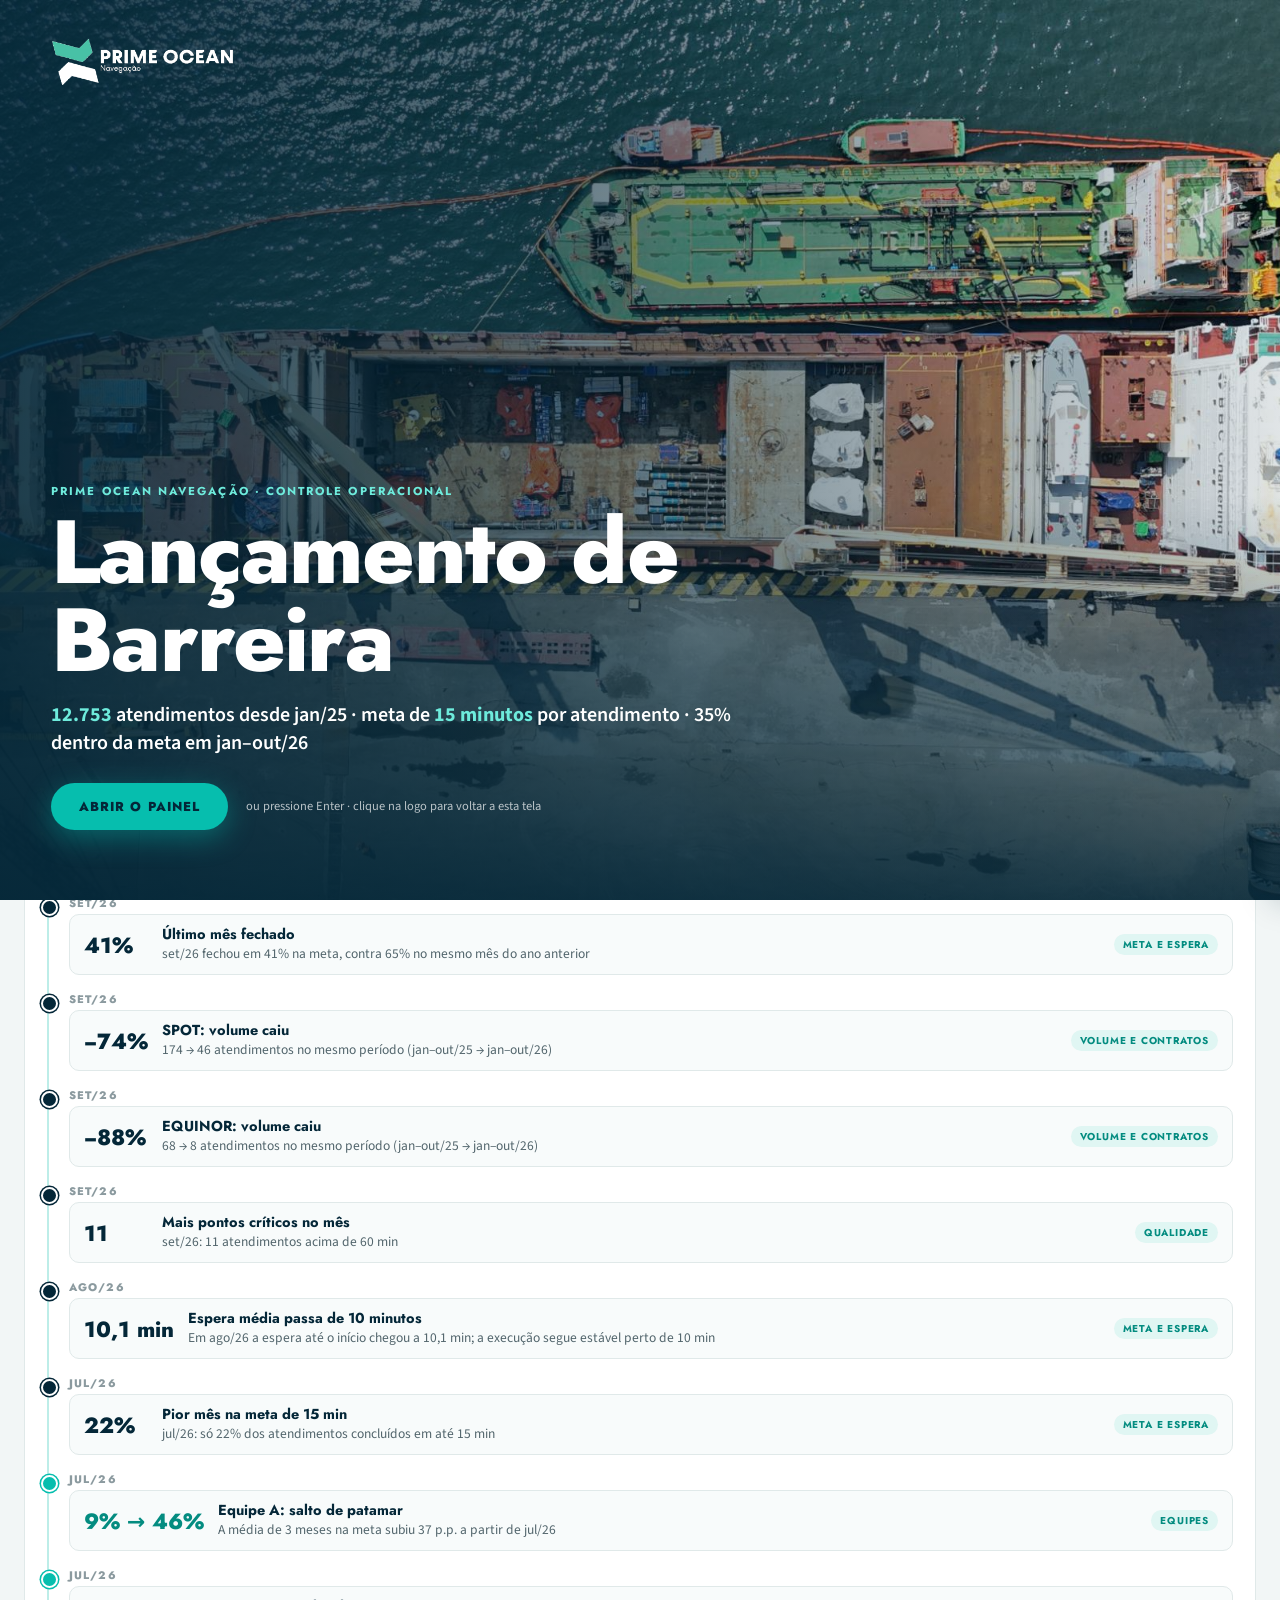
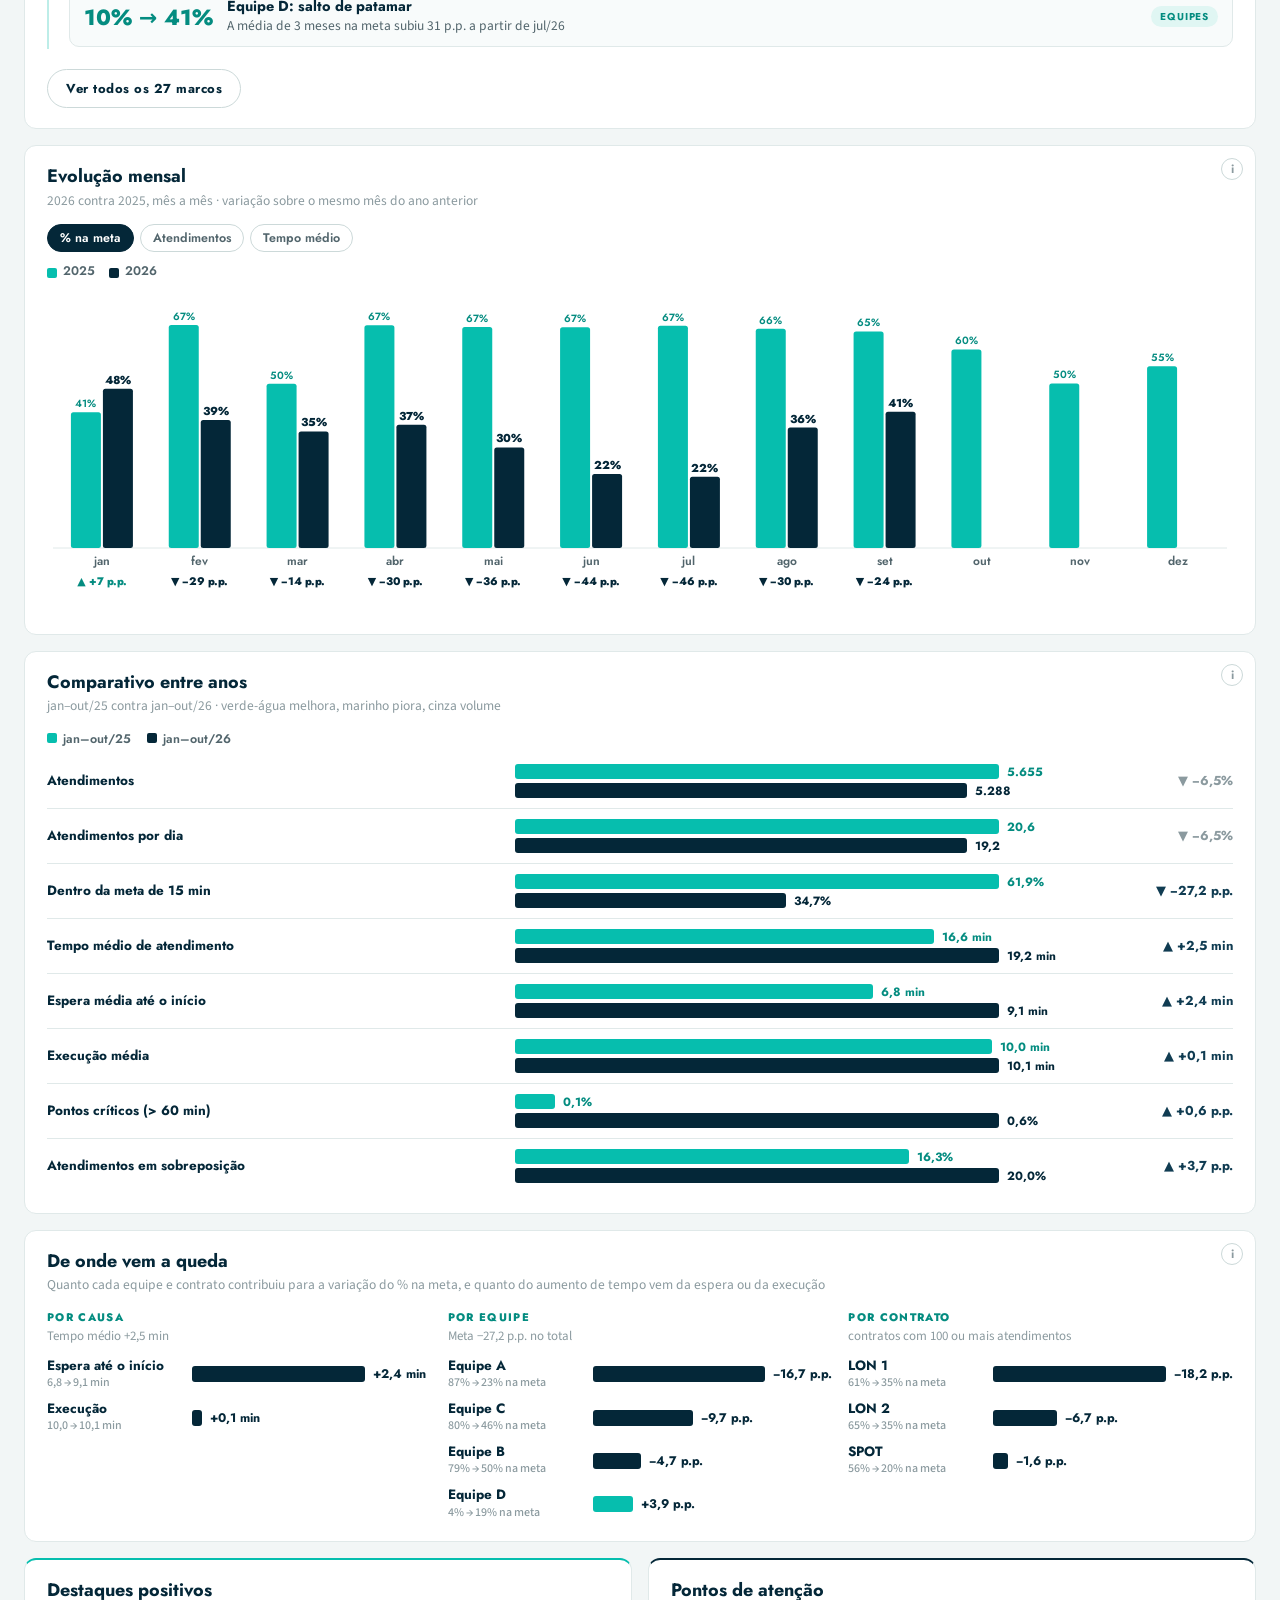
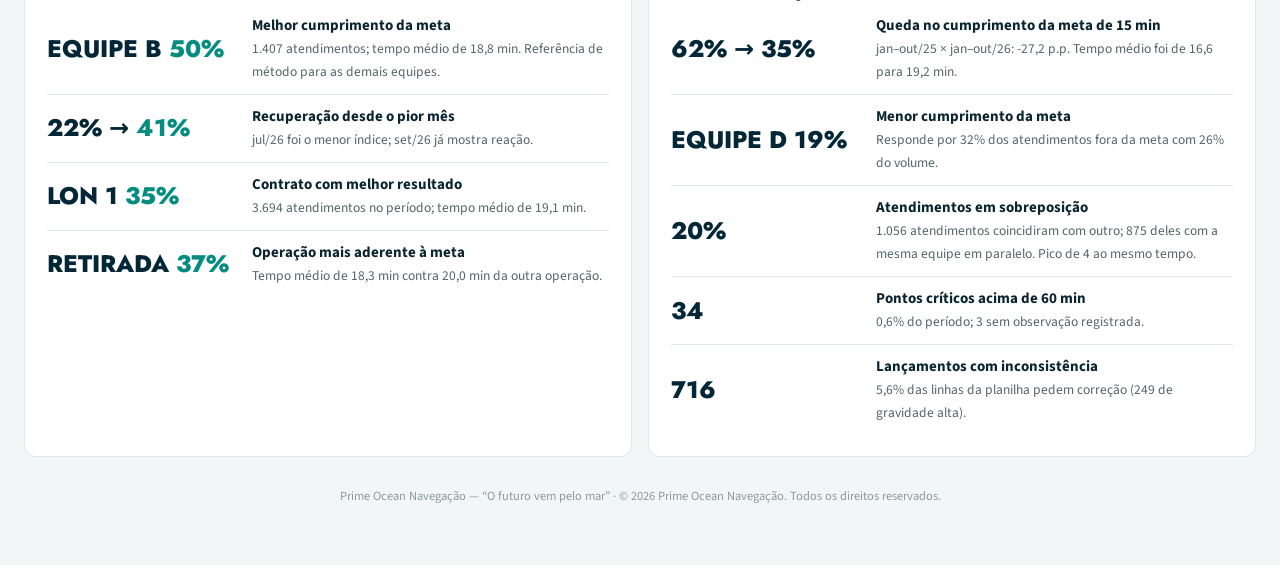
<file: projetos/lancamento-barreira-teste.html>
<!doctype html>
<html lang="pt-BR">
<head>
<meta charset="utf-8">
<meta name="viewport" content="width=device-width,initial-scale=1">
<title>Gestão de Lançamento de Barreira · Prime Ocean (teste)</title>
<link rel="preconnect" href="https://fonts.googleapis.com"><link rel="preconnect" href="https://fonts.gstatic.com" crossorigin>
<link href="https://fonts.googleapis.com/css2?family=Jost:wght@400;500;600;700;800&family=Source+Sans+3:wght@400;500;600;700&display=swap" rel="stylesheet">
<style>
:root{color-scheme:light;--font-display:'Jost',system-ui,-apple-system,'Segoe UI',sans-serif;--font-body:'Source Sans 3',system-ui,-apple-system,'Segoe UI',sans-serif;
--navy:#042738;--navy-soft:#103C52;--teal:#06BEAE;--teal-deep:#048C80;--teal-wash:#E0F6F3;--page:#F2F6F6;--card:#fff;--card-soft:#F8FBFB;--tx:#0B2530;--tx2:#52656C;--tx3:#8B9A9F;--bd:#E0E9E9;--bd2:#CCD9D9;
--good:#048C80;--good-w:#E0F6F3;--att:#103C52;--att-w:#E7EDF0;--c1:#042738;--c2:#06BEAE;--c3:#2A8296;--c4:#8ED8CE;--c5:#048C80;--c6:#8ED8CE;--c7:#BDEDE8;--old:#8ED8CE;
--shadow:0 1px 2px rgba(4,39,56,.07),0 2px 8px rgba(4,39,56,.04);--r:12px}
*{box-sizing:border-box}html{scroll-behavior:smooth}
body{margin:0;background:var(--page);color:var(--tx);font:16px/1.45 var(--font-body);-webkit-font-smoothing:antialiased}
button{font:inherit;color:inherit;cursor:pointer}
b,strong{font-weight:700}
.top{background:linear-gradient(150deg,#042738,#103C52);color:#fff;position:sticky;top:0;z-index:50;box-shadow:0 2px 14px rgba(4,39,56,.25)}
.top-in{max-width:1280px;margin:0 auto;padding:12px 24px 0;display:grid;grid-template-columns:1fr auto 1fr;align-items:center;gap:12px}
.brand img{height:46px;width:auto;display:block;cursor:pointer}
.ttl{text-align:center}.ttl h1{margin:0;font:700 29px/1.1 var(--font-display);letter-spacing:-.01em}
.tools{justify-self:end;display:flex;flex-direction:column;align-items:flex-end;gap:4px}
.icons{display:flex;gap:2px}
.ib{width:32px;height:32px;border:0;background:transparent;border-radius:8px;display:grid;place-items:center;color:#cfe6ea;transition:.15s}
.ib:hover{background:rgba(255,255,255,.12);color:#fff}.ib svg{width:18px;height:18px;stroke:currentColor;fill:none;stroke-width:1.8;stroke-linecap:round;stroke-linejoin:round}
.live{font-size:11px;color:#A9C3CB;display:flex;align-items:center;gap:6px;white-space:nowrap}
.live i{width:7px;height:7px;border-radius:50%;background:#7a8f96;display:inline-block}.live i.on{background:#06BEAE;box-shadow:0 0 0 3px rgba(6,190,174,.25)}
.tabs{max-width:1280px;margin:0 auto;padding:6px 24px 0;display:flex;gap:4px;justify-content:center;flex-wrap:wrap}
.tab{border:0;background:transparent;color:#A9C3CB;font:600 14px var(--font-display);padding:10px 14px 11px;border-bottom:3px solid transparent;display:flex;gap:7px;align-items:center}
.tab span{font-size:12px;opacity:.7;border:1px solid currentColor;border-radius:99px;width:19px;height:19px;display:grid;place-items:center;font-weight:600}
.tab:hover{color:#fff}.tab.on{color:#fff;border-bottom-color:#06BEAE}.tab.on span{background:#06BEAE;border-color:#06BEAE;color:#042738;opacity:1}
main{max-width:1280px;margin:0 auto;padding:20px 24px 60px}
.fbar{display:flex;align-items:center;gap:10px;margin-bottom:14px;flex-wrap:wrap}
.fbtn{border:1px solid var(--bd2);background:#fff;border-radius:99px;padding:7px 14px;font:600 13px var(--font-display);display:flex;align-items:center;gap:8px;color:var(--navy)}
.fbtn svg{width:15px;height:15px;stroke:currentColor;fill:none;stroke-width:2}
.fsum{font-size:13px;color:var(--tx2)}
.filters{display:none;gap:14px;flex-wrap:wrap;background:#fff;border:1px solid var(--bd);border-radius:var(--r);padding:12px 14px;margin-bottom:14px;box-shadow:var(--shadow)}
.filters.open{display:flex}.filters label{font:700 11px var(--font-display);letter-spacing:.08em;text-transform:uppercase;color:var(--tx3);display:flex;flex-direction:column;gap:4px}
.filters select{font:500 14px var(--font-body);padding:7px 10px;border:1px solid var(--bd2);border-radius:8px;background:#fff;min-width:150px;color:var(--tx)}
.grid{display:grid;gap:16px}.g2{grid-template-columns:repeat(2,minmax(0,1fr))}.g3{grid-template-columns:repeat(3,minmax(0,1fr))}.g4{grid-template-columns:repeat(4,minmax(0,1fr))}
.g21{grid-template-columns:minmax(0,2fr) minmax(0,1fr)}.g12{grid-template-columns:minmax(0,1fr) minmax(0,2fr)}
.sec{margin:22px 0 10px;font:700 12px var(--font-display);letter-spacing:.14em;text-transform:uppercase;color:var(--tx3)}
.card{background:var(--card);border:1px solid var(--bd);border-radius:var(--r);box-shadow:var(--shadow);padding:18px 20px;position:relative;min-width:0}
.card h3{margin:0 0 3px;font:700 19px/1.2 var(--font-display);color:var(--navy);padding-right:26px}
.card .sub{font-size:14px;color:var(--tx2);margin:0 0 12px}
.info{position:absolute;right:12px;top:12px;width:22px;height:22px;border-radius:50%;border:1px solid var(--bd2);background:#fff;color:var(--tx3);font:700 12px var(--font-display);display:grid;place-items:center;padding:0}
.info:hover{background:var(--teal-wash);color:var(--teal-deep);border-color:var(--teal)}
.hero{background:linear-gradient(120deg,#042738 0%,#0a4a5a 55%,#0b6e72 100%);color:#fff;border-radius:16px;overflow:hidden;display:grid;grid-template-columns:minmax(0,1.5fr) minmax(0,1fr);box-shadow:0 6px 24px rgba(4,39,56,.25)}
.hero .l{padding:26px 30px}.hero .r{padding:22px 26px;background:rgba(255,255,255,.07);display:flex;flex-direction:column;gap:16px;justify-content:center}
.eyebrow{font:700 11.5px var(--font-display);letter-spacing:.18em;text-transform:uppercase;color:#6EEBDC}
.big{font:800 clamp(64px,9vw,112px)/1 var(--font-display);letter-spacing:-.03em;margin:10px 0 6px}.big em{font-style:normal;color:#6EEBDC;font-size:.5em;letter-spacing:0}
.hero p{margin:0;font-size:16.5px;color:#d7ecef}.hero .rowk{display:flex;gap:28px;margin-top:20px;padding-top:16px;border-top:1px solid rgba(255,255,255,.18);flex-wrap:wrap}
.hk b{display:block;font:700 28px var(--font-display)}.hk b em{font-style:normal;color:#6EEBDC}.hk span{font-size:13px;color:#A9C3CB}
.side .lb{font:700 11px var(--font-display);letter-spacing:.14em;text-transform:uppercase;color:#A9C3CB}
.side .v{font:700 30px/1.15 var(--font-display)}.side .v em{font-style:normal;color:#6EEBDC}.side .nt{font-size:13px;color:#A9C3CB}
.kpi{background:var(--card);border:1px solid var(--bd);border-radius:var(--r);box-shadow:var(--shadow);padding:14px 16px;cursor:pointer;transition:.15s;min-width:0}
.kpi:hover{border-color:var(--teal);transform:translateY(-1px)}
.kpi .lb{font:700 11px var(--font-display);letter-spacing:.12em;text-transform:uppercase;color:var(--tx3)}
.kpi .v{font:800 32px/1.15 var(--font-display);color:var(--navy);margin:4px 0 2px}.kpi .v small{font-size:15px;font-weight:600;color:var(--tx2);margin-left:3px}
.kpi .nt{font-size:13px;color:var(--tx2)}
.kpi.dark{background:var(--navy);border-color:var(--navy)}.kpi.dark .lb{color:#9FE3DA}.kpi.dark .v{color:#fff}.kpi.dark .v small{color:#A9C3CB}.kpi.dark .nt{color:#A9C3CB}
.d{font:700 13px var(--font-display);white-space:nowrap}.d.good{color:var(--good)}.d.att{color:var(--att)}.d.neu{color:var(--tx3)}
.dk .d.good,.kpi.dark .d.good{color:#6EEBDC}.dk .d.att,.kpi.dark .d.att{color:#fff}
.lst{display:flex;flex-direction:column}
.li{display:grid;grid-template-columns:minmax(96px,34%) 1fr;gap:14px;padding:11px 0;border-top:1px solid var(--bd);align-items:center;cursor:pointer}.li:first-child{border-top:0}
.li:hover .lt b{color:var(--teal-deep)}
.li .n{font:800 24px/1.1 var(--font-display);color:var(--navy);white-space:nowrap}.li .n em{font-style:normal;color:var(--teal-deep)}
.li .lt b{display:block;font-size:15px}.li .lt span{font-size:13.5px;color:var(--tx2)}
.card.pos{border-top:3px solid var(--teal)}.card.neg{border-top:3px solid var(--navy)}
.rk{display:flex;flex-direction:column}
.rk-h,.rk-r{display:grid;grid-template-columns:26px minmax(100px,1.15fr) minmax(130px,2fr) repeat(var(--nc,3),minmax(72px,.8fr));gap:10px;align-items:center}
.rk-h{font:700 10.5px var(--font-display);letter-spacing:.1em;text-transform:uppercase;color:var(--tx3);padding:0 0 6px;border-bottom:1px solid var(--bd)}
.rk-r{padding:9px 0;border-bottom:1px solid var(--bd);cursor:pointer}.rk-r:hover{background:var(--card-soft)}.rk-r:last-child{border-bottom:0}
.rk-n{font:700 13px var(--font-display);color:var(--tx3);text-align:center}.rk-r.f .rk-n{color:var(--teal-deep)}
.rk-nm{font:700 13.5px var(--font-display);color:var(--navy);line-height:1.2}.rk-nm small{display:block;font:500 12px var(--font-body);color:var(--tx3)}
.rk-b{position:relative;height:22px}
.rk-b i{position:absolute;left:0;top:3px;height:16px;border-radius:3px;background:var(--navy)}.rk-b i.o{background:var(--old);opacity:.55}
.rk-b span{position:absolute;top:2px;font:700 12.5px var(--font-display);color:var(--navy);white-space:nowrap}
.rk-c{text-align:right;font:600 13.5px var(--font-display);color:var(--tx)}.rk-c.b{color:var(--navy);font-weight:800}.rk-c small{display:block;font-weight:700}
.chips{display:flex;gap:6px;flex-wrap:wrap;margin:0 0 10px}
.chip{border:1px solid var(--bd2);background:#fff;border-radius:99px;padding:4px 12px;font:600 12.5px var(--font-display);color:var(--tx2)}.chip.on{background:var(--navy);border-color:var(--navy);color:#fff}
.leg{display:flex;gap:14px;flex-wrap:wrap;font:600 12.5px var(--font-display);color:var(--tx2);margin:0 0 6px}.leg i{display:inline-block;width:18px;height:3px;border-radius:2px;margin-right:6px;vertical-align:middle}.leg i.b{height:10px;width:10px;border-radius:2px}
svg text{font-family:var(--font-display)}
.cx{font-size:12px;fill:var(--tx2);font-weight:600}.cxb{font-size:13px;fill:var(--navy);font-weight:800}
.hm{display:grid;gap:3px}.hm div{font:600 11px var(--font-display);text-align:center;border-radius:4px;padding:6px 2px;color:var(--navy);min-width:0}.hm .h{color:var(--tx3);padding:2px;background:none!important}
.banner{display:flex;gap:14px;align-items:center;background:var(--att-w);border:1px solid #cdd9de;border-left:4px solid var(--navy);border-radius:var(--r);padding:14px 18px;margin-bottom:16px}
.banner .n{font:800 34px var(--font-display);color:var(--navy);white-space:nowrap}.banner b{display:block;font:700 16px var(--font-display);color:var(--navy)}.banner span{font-size:14px;color:var(--tx2)}
.sev{font:700 10.5px var(--font-display);letter-spacing:.08em;text-transform:uppercase;padding:2px 8px;border-radius:99px;text-align:center}.sev.Alta{background:var(--navy);color:#fff}.sev.Média{background:#cfd9de;color:var(--navy)}.sev.Baixa{background:var(--teal-wash);color:var(--teal-deep)}
.ck{display:grid;grid-template-columns:70px minmax(0,1fr) 120px 62px;gap:12px;align-items:center;padding:11px 0;border-top:1px solid var(--bd);cursor:pointer}.ck:first-child{border-top:0}.ck:hover{background:var(--card-soft)}
.ck b{display:block;font:700 14.5px var(--font-display);color:var(--navy)}.ck span.t{font-size:13px;color:var(--tx2)}
.ck .bar{height:10px;background:var(--bd);border-radius:5px;overflow:hidden}.ck .bar i{display:block;height:100%;background:var(--navy);border-radius:5px}.ck .q{text-align:right;font:800 17px var(--font-display);color:var(--navy)}
.score{display:flex;align-items:center;gap:18px}.score .n{font:800 56px/1 var(--font-display);color:var(--navy)}.score .n em{font-style:normal;color:var(--teal-deep);font-size:.5em}
.btn{border:0;border-radius:99px;padding:9px 18px;background:var(--navy);color:#fff;font:700 13px var(--font-display);letter-spacing:.04em}.btn:hover{background:var(--navy-soft)}.btn.s2{background:#fff;color:var(--navy);border:1px solid var(--bd2)}
.drw-bg{position:fixed;inset:0;background:rgba(4,39,56,.45);z-index:90;opacity:0;pointer-events:none;transition:.25s}.drw-bg.on{opacity:1;pointer-events:auto}
.drw{position:fixed;top:0;right:0;bottom:0;width:min(700px,100vw);background:#fff;z-index:91;transform:translateX(100%);transition:transform .3s;display:flex;flex-direction:column;box-shadow:-8px 0 30px rgba(4,39,56,.25)}.drw.on{transform:none}
.drw-h{background:var(--navy);color:#fff;padding:16px 20px;display:flex;justify-content:space-between;gap:12px;align-items:flex-start}.drw-h h2{margin:0;font:700 21px/1.2 var(--font-display)}.drw-h button{border:0;background:rgba(255,255,255,.12);color:#fff;width:32px;height:32px;border-radius:8px;font-size:20px;line-height:1;flex:none}
.drw-b{padding:18px 20px 40px;overflow:auto;font-size:15px}
.drw-b h4{margin:18px 0 6px;font:700 12px var(--font-display);letter-spacing:.12em;text-transform:uppercase;color:var(--teal-deep)}.drw-b p{margin:0 0 8px;color:var(--tx2)}
.tb{width:100%;border-collapse:collapse;font-size:13.5px}.tb th{font:700 10.5px var(--font-display);letter-spacing:.08em;text-transform:uppercase;color:var(--tx3);text-align:left;padding:6px 8px;border-bottom:2px solid var(--bd);position:sticky;top:-18px;background:#fff}.tb td{padding:6px 8px;border-bottom:1px solid var(--bd);vertical-align:top}.tb tr:hover td{background:var(--card-soft)}.tb td.r,.tb th.r{text-align:right}
.toast{position:fixed;bottom:22px;left:50%;transform:translateX(-50%) translateY(20px);background:var(--navy);color:#fff;padding:10px 18px;border-radius:99px;font-size:14px;opacity:0;transition:.3s;z-index:300;pointer-events:none}.toast.on{opacity:1;transform:translateX(-50%)}
.foot{margin-top:30px;text-align:center;font-size:12.5px;color:var(--tx3)}
#cover{position:fixed;inset:0;z-index:200;color:#fff;overflow:hidden;background:radial-gradient(120% 90% at 85% 15%,#0b6e72 0%,#0a4a5a 35%,#042738 75%);transition:transform .85s cubic-bezier(.7,0,.2,1),opacity .5s .4s;display:flex;flex-direction:column;justify-content:space-between}
#cover.out{transform:translateY(-100%);opacity:0;pointer-events:none}
#cover svg.wv{position:absolute;left:0;right:0;bottom:0;width:100%;height:46%;opacity:.9;pointer-events:none}
.cv-t{position:relative;padding:clamp(16px,3vw,34px) clamp(20px,4vw,52px)}.cv-t img{height:clamp(36px,5vw,56px)}
.cv-b{position:relative;padding:0 clamp(20px,4vw,52px) clamp(30px,6vw,70px);max-width:980px}
.cv-b .eyebrow{animation:up .9s .15s both}.cv-b h1{font:800 clamp(38px,7vw,92px)/.98 var(--font-display);letter-spacing:-.02em;margin:10px 0 0;animation:up .9s .3s both}
.cv-b p{font:600 clamp(15px,1.8vw,20px)/1.4 var(--font-body);margin:16px 0 0;animation:up .9s .45s both;max-width:720px}.cv-b p b{color:#6EEBDC}
.cv-b .go{margin-top:26px;display:flex;gap:18px;align-items:center;flex-wrap:wrap;animation:up .9s .6s both}
.cvbtn{border:0;border-radius:99px;padding:14px 28px;background:#06BEAE;color:#042738;font:800 13px var(--font-display);letter-spacing:.08em;text-transform:uppercase;box-shadow:0 8px 28px rgba(6,190,174,.4)}.cvbtn:hover{transform:translateY(-2px)}
.cv-b small{opacity:.7;font-size:12.5px}
@keyframes up{from{opacity:0;transform:translateY(18px)}to{opacity:1;transform:none}}
body.cv{overflow:hidden}
body.pres .fbar,body.pres .filters,body.pres .info,body.pres .foot{display:none!important}
@media(max-width:980px){.g4{grid-template-columns:repeat(2,minmax(0,1fr))}.g3{grid-template-columns:repeat(2,minmax(0,1fr))}.g21,.g12{grid-template-columns:1fr}.hero{grid-template-columns:1fr}
.top-in{grid-template-columns:auto 1fr auto;padding:10px 14px 0}.ttl h1{font-size:21px}.live{display:none}.tabs{padding:4px 8px 0;justify-content:flex-start;overflow:auto;flex-wrap:nowrap}.tab{white-space:nowrap;padding:9px 10px}
main{padding:14px 12px 50px}.rk-h,.rk-r{grid-template-columns:22px minmax(80px,1fr) minmax(90px,1.4fr) repeat(var(--nc,3),minmax(54px,.7fr));gap:6px}.rk-c{font-size:12.5px}}
@media(max-width:640px){.g2,.g3,.g4{grid-template-columns:1fr}.hero .l{padding:20px}.ck{grid-template-columns:62px 1fr 56px}.ck .bar{display:none}}
.hero .d.good,.hero .side .d.good{color:#6EEBDC}.hero .d.att{color:#fff}.hero .d.neu{color:#A9C3CB}
.rkw{overflow-x:auto;-webkit-overflow-scrolling:touch}
html,body{overflow-x:hidden}
@media(max-width:640px){.rk{min-width:560px}.banner{flex-direction:column;align-items:flex-start}.card{padding:16px 14px}.hero .big{font-size:84px}.top-in{padding:8px 10px 0}.brand img{height:34px}.ttl h1{font-size:18px}.tabs{gap:0}}
#cover{background:linear-gradient(90deg,rgba(4,39,56,.9) 0%,rgba(4,39,56,.62) 42%,rgba(4,39,56,.12) 100%),linear-gradient(0deg,rgba(4,39,56,.85) 0%,rgba(4,39,56,0) 45%),url(img/capa-barreira.jpg) center/cover no-repeat,#042738}
#cover svg.wv{display:none}
@media(max-width:700px){#cover{background:linear-gradient(0deg,rgba(4,39,56,.95) 0%,rgba(4,39,56,.7) 55%,rgba(4,39,56,.25) 100%),url(img/capa-barreira.jpg) 62% center/cover no-repeat,#042738}}
/* ---- refino executivo v2: cards leves, uma só escala de cor ---- */
.card{box-shadow:none;border-color:var(--bd);padding:20px 22px}
.card h3{font-size:18px}.card .sub{font-size:13.5px;color:var(--tx3);margin-bottom:14px}
.kpi{box-shadow:none}.kpi .v{font-size:30px}
.card.pos{border-top:2px solid var(--teal)}.card.neg{border-top:2px solid var(--navy)}
.ht{min-width:640px}
.ht-y,.ht-m,.ht-r{display:grid;grid-template-columns:92px repeat(var(--n),minmax(30px,1fr));gap:3px;align-items:center}
.ht-y{margin-bottom:2px}.ht-y b{font:700 12px var(--font-display);color:var(--navy);padding:0 0 3px;border-bottom:1px solid var(--bd2);text-align:left}
.ht-m{margin-bottom:4px}.ht-m span{font:600 10.5px var(--font-display);color:var(--tx3);text-align:center;text-transform:lowercase}
.ht-r{margin-top:3px}.ht-n{font:700 12.5px var(--font-display);color:var(--navy);line-height:1.15}
.ht-c{height:30px;border-radius:4px;display:grid;place-items:center;font:700 11.5px var(--font-display)}
.ht-c.e{background:var(--card-soft);color:#C9D3D6;font-weight:400}
.cmp{width:100%;border-collapse:collapse;font-size:14px}
.cmp th{font:700 10.5px var(--font-display);letter-spacing:.1em;text-transform:uppercase;color:var(--tx3);text-align:right;padding:8px 10px;border-bottom:1px solid var(--bd2);white-space:nowrap}
.cmp th:first-child,.cmp td:first-child{text-align:left}
.cmp td{padding:10px;border-bottom:1px solid var(--bd);text-align:right;color:var(--tx2);white-space:nowrap}
.cmp td:first-child{font:700 13.5px var(--font-display);color:var(--navy)}
.cmp th.cur,.cmp td.cur{color:var(--navy);font-weight:800;background:var(--card-soft)}
.cmp td.mx{color:var(--navy);font-weight:800}
.cmp small{color:var(--tx3);font-weight:600}.cmp td b{color:var(--navy)}
.cmp tr.tot td{font-weight:800;color:var(--navy);border-top:2px solid var(--bd2);border-bottom:0}
.cmp tr:last-child td{border-bottom:0}
.mt td,.mt th{padding:9px 8px}
.eb{display:flex;flex-direction:column}
.eb-r{display:grid;grid-template-columns:104px minmax(0,1fr) 74px;gap:10px;align-items:center;padding:5px 0}
.eb-t{position:relative;height:22px;background:var(--page);border-radius:4px}
.eb-w,.eb-x{position:absolute;top:0;bottom:0;color:#fff;font:700 11.5px var(--font-display);display:grid;place-items:center}
.eb-w{background:#06BEAE;border-radius:4px 0 0 4px;color:#042738}.eb-x{background:#042738;border-radius:0 4px 4px 0}
.eb-m{position:absolute;top:-3px;bottom:-3px;border-left:2px dashed #06BEAE}
@media(max-width:640px){.eb-r{grid-template-columns:82px minmax(0,1fr) 62px}.cmp{min-width:520px}}
.hg .ht-m span{font-size:11.5px;text-transform:none;font-weight:700;color:var(--tx2)}
.hg{min-width:620px}.hg .ht-y,.hg .ht-m,.hg .ht-r{grid-template-columns:96px repeat(var(--n),minmax(64px,1fr))}
.hg .ht-c{height:46px;line-height:1.15;font-size:14px;align-content:center}.ht-c small{display:block;font:600 10.5px var(--font-display);opacity:.8}
.sc{width:100%;border-collapse:separate;border-spacing:0;font-size:14px}
.sc th{font:700 11px var(--font-display);letter-spacing:.08em;text-transform:uppercase;color:var(--tx3);text-align:right;padding:8px 12px;border-bottom:2px solid var(--bd2);white-space:nowrap}
.sc th:first-child,.sc td:first-child{text-align:left}
.sc th.tt{color:var(--navy);font-size:12.5px;letter-spacing:.02em;text-transform:none}
.sc td{padding:9px 12px;border-bottom:1px solid var(--bd);text-align:right;font:700 14.5px var(--font-display);color:var(--navy);white-space:nowrap}
.sc td:first-child{font:600 13.5px var(--font-body);color:var(--tx2)}
.sc td small{display:block;font:700 11px var(--font-display);color:var(--tx3)}.sc td small .d{font-size:11px}
.sc tr.grp td{padding:14px 12px 4px;font:800 10.5px var(--font-display);letter-spacing:.14em;text-transform:uppercase;color:var(--teal-deep);border-bottom:0}
.sc td.bst{background:var(--teal-wash);color:var(--teal-deep)}.sc td.wst{background:#E7EDF0;color:var(--navy)}
.sc td.all{color:var(--tx2);border-left:1px solid var(--bd)}.sc th.all{border-left:1px solid var(--bd)}
.pf{display:flex;flex-direction:column;gap:20px;padding-top:6px}.pf-r{display:grid;grid-template-columns:96px minmax(0,1fr);gap:12px;align-items:center}
.pf-b{display:flex;height:38px;border-radius:5px;overflow:hidden}.pf-b div{display:grid;place-items:center;font:700 12px var(--font-display);overflow:hidden}
.key{display:flex;gap:16px;flex-wrap:wrap;font:600 12.5px var(--font-display);color:var(--tx2);margin:0 0 10px}.key i{display:inline-block;width:12px;height:12px;border-radius:3px;margin-right:6px;vertical-align:-2px}
.g56{grid-template-columns:minmax(0,5fr) minmax(0,6fr)}
.g56 .cmp td,.g56 .cmp th{padding-left:6px;padding-right:6px}.g56 .cmp td{font-size:13.5px}.cmp td:first-child{white-space:normal;line-height:1.2}
@media(max-width:980px){.g56{grid-template-columns:1fr}}
/* v3: acabamento minimalista */
.ht.sm{min-width:480px}.ht.sm .ht-n{font-size:12px}
.rk-t{cursor:default;border-top:2px solid var(--bd2);border-bottom:0!important}.rk-t:hover{background:none}.rk-t .rk-nm{color:var(--tx2)}.rk-t .rk-b span{font-weight:800}
.eb-g{font:800 10.5px var(--font-display);letter-spacing:.14em;text-transform:uppercase;color:var(--teal-deep);padding:14px 0 2px}.eb-g:first-child{padding-top:2px}
.eb-m{top:-6px!important;bottom:auto!important;height:6px;border-left:2px solid #06BEAE!important}
.leg i.mk{display:inline-block;width:2px;height:10px;background:#06BEAE;border-radius:0;margin-right:7px;vertical-align:-1px}
/* v4: diagnóstico, comparativo visual, calor opcional */
.card.dx{border-top:2px solid var(--navy)}
.dx-c h4{margin:0 0 2px;font:800 11px var(--font-display);letter-spacing:.12em;text-transform:uppercase;color:var(--teal-deep)}.dx-c .sub{margin:0 0 12px!important;font-size:13px!important}
.dc{display:flex;flex-direction:column;gap:10px}.dc-r{display:grid;grid-template-columns:minmax(96px,.9fr) minmax(0,1.6fr);gap:10px;align-items:center}
.dc-b{position:relative;height:22px}.dc-b i{position:absolute;left:0;top:3px;height:16px;border-radius:3px}.dc-b span{position:absolute;top:2px;font:700 12.5px var(--font-display);color:var(--navy);white-space:nowrap}
.yr{display:flex;flex-direction:column}.yr-k{display:flex;gap:16px;flex-wrap:wrap;font:600 12.5px var(--font-display);color:var(--tx2);margin:0 0 6px}.yr-k i{display:inline-block;width:10px;height:10px;border-radius:2px;margin-right:6px}.yr-k .g{display:none}
.yr-r{display:grid;grid-template-columns:minmax(120px,1.1fr) minmax(0,1.5fr) auto;gap:14px;align-items:center;padding:10px 0;border-bottom:1px solid var(--bd)}.yr-r:last-child{border-bottom:0}
.yr-l{font:700 13.5px var(--font-display);color:var(--navy);line-height:1.2}.yr-l small{display:block;font:500 12px var(--font-body);color:var(--tx3);margin-top:2px}
.yr-b{display:flex;flex-direction:column;gap:4px}.yb{position:relative;height:15px;border-radius:3px;background:var(--navy)}.yb.o{background:#06BEAE}
.yb span{position:absolute;left:calc(100% + 8px);top:-1px;font:700 12px var(--font-display);color:var(--navy);white-space:nowrap}.yb.o span{color:#048C80;font-weight:700}
.yr-d{text-align:right;min-width:84px}
.seg{position:absolute;top:18px;right:54px;display:flex;border:1px solid var(--bd2);border-radius:99px;overflow:hidden;z-index:2}.seg button{font:700 11.5px var(--font-display);padding:4px 11px;background:#fff;border:0;color:var(--tx3);cursor:pointer}.seg button.on{background:var(--navy);color:#fff}
.card.heat td[style*="--h"]{background:rgba(6,190,174,calc(.10 + .78 * var(--h)))!important;color:var(--navy)!important}
.card.heat .sc td.bst,.card.heat .sc td.wst{box-shadow:none}
@media(max-width:640px){.yr-r{grid-template-columns:1fr auto}.yr-b{grid-column:1/-1;order:3}.dc-r{grid-template-columns:1fr}}
.card.heat td .d,.card.heat td small{color:var(--navy)!important}
/* v5: abas compostas, linha do tempo, jornada */
h2.sec{margin:34px 0 12px;font:800 12px var(--font-display);letter-spacing:.14em;text-transform:uppercase;color:var(--teal-deep);scroll-margin-top:130px}
h2.sec:first-of-type{margin-top:18px}
.chips.jump{margin-bottom:0}
h4.sh{margin:6px 0 4px;font:800 11px var(--font-display);letter-spacing:.1em;text-transform:uppercase;color:var(--navy)}
.tl{display:flex;overflow-x:auto;padding:4px 0 8px;scrollbar-width:thin}
.tl-i{flex:0 0 205px;position:relative;padding:26px 16px 0 0}
.tl-i::before{content:'';position:absolute;top:9px;left:0;right:0;height:2px;background:#CCD9D9}
.tl-i::after{content:'';position:absolute;top:4px;left:0;width:12px;height:12px;border-radius:50%;background:#2A8296;border:2px solid #fff;box-shadow:0 0 0 1px #2A8296}
.tl-i.neg::after{background:#042738;box-shadow:0 0 0 1px #042738}.tl-i.pos::after{background:#06BEAE;box-shadow:0 0 0 1px #06BEAE}
.tl-m{font:800 10.5px var(--font-display);letter-spacing:.1em;text-transform:uppercase;color:var(--tx3);margin-bottom:3px}
.tl-i b{display:block;font:700 14px/1.25 var(--font-display);color:var(--navy);margin-bottom:3px}.tl-i span{display:block;font-size:13px;line-height:1.35;color:var(--tx2)}
.hg.hs{min-width:760px}.hg.hs .ht-y,.hg.hs .ht-m,.hg.hs .ht-r{grid-template-columns:78px repeat(var(--n),minmax(26px,1fr))}.hg.hs .ht-c{height:32px;font-size:11.5px}.hg.hs .ht-m span{font-size:11px}
.live{cursor:pointer}
.ht-c,.card.heat td[style*="--h"]{font-weight:800!important}.card.heat td[style*="--h"] small{font-weight:700}
/* v6: barreiras em uso */
.cmp.bt td small{color:var(--tx3);font-weight:600}
.bin{width:84px;padding:5px 8px;border:1px solid var(--bd2);border-radius:6px;font:700 13.5px var(--font-display);color:var(--navy);text-align:right;background:#fff}.bin::placeholder{font-weight:500;color:var(--tx3);font-size:12px}.bin:focus{outline:2px solid var(--teal);outline-offset:1px}
.leit{margin-top:14px;border-top:1px solid var(--bd);padding-top:10px}.leit p{margin:6px 0;font-size:14.5px;color:var(--tx2);line-height:1.45}.leit b{color:var(--navy)}
p.nt{font-size:12.5px;color:var(--tx3);margin:8px 0 0}
/* v7: momentos de maior uso */
.mm-h{display:flex;flex-direction:column;gap:2px;margin:2px 0 8px}.mm-h b{font:800 12px var(--font-display);letter-spacing:.12em;text-transform:uppercase;color:var(--navy)}.mm-h span{font-size:13px;color:var(--tx2)}
.mmt{width:100%;border-collapse:collapse;font-size:13.5px}.mmt th{font:700 10.5px var(--font-display);letter-spacing:.1em;text-transform:uppercase;color:var(--tx3);text-align:left;padding:6px 10px 6px 0;border-bottom:1px solid var(--bd2);white-space:nowrap}
.mmt td{padding:10px 10px 10px 0;border-bottom:1px solid var(--bd);vertical-align:top;color:var(--tx2)}.mmt tr:last-child td{border-bottom:0}.mmt td b{color:var(--navy);font:700 13.5px var(--font-display);display:block}.mmt small{display:block;color:var(--tx3);font-size:12px}
.mmt td.em{line-height:1.45;min-width:170px}.mmt td.em i{font-style:italic;color:var(--tx3);font-size:12px;margin-left:2px}.mmt td.em small{display:inline}
.bd{display:inline-block;min-width:30px;padding:3px 8px;border-radius:7px;background:var(--navy);color:#fff;font:800 14px var(--font-display);text-align:center}
@media(max-width:640px){
  .mmt,.mmt tbody,.mmt td{display:block}.mmt tr:first-child{display:none}
  .mmt tr{display:grid;grid-template-columns:104px 52px 1fr;gap:2px 8px;padding:10px 0;border-bottom:1px solid var(--bd)}.mmt tr:last-child{border-bottom:0}
  .mmt td{padding:0;border:0}.mmt td.em{grid-column:1/-1;min-width:0;padding-top:4px}
}
/* v8: simulador e lançamentos sem par */
.hg.hk{min-width:560px}.hg.hk .ht-y,.hg.hk .ht-m,.hg.hk .ht-r{grid-template-columns:96px repeat(var(--n),minmax(40px,1fr))}.hg.hk .ht-c{height:46px;font-size:13px}.hg.hk .ht-c small{font-size:10px}
.tg{display:inline-block;padding:2px 8px;border-radius:99px;font:700 11px var(--font-display);white-space:nowrap;background:#E7EDF0;color:var(--navy)}.tg.ret{background:#E0F6F3;color:#048C80}.tg.longo{background:#042738;color:#fff}.tg.nome{background:#8ED8CE;color:#042738}
.mmt.orf td.em{min-width:230px}.mmt.orf td{vertical-align:middle}
@media(max-width:640px){.mmt.orf{display:table}.mmt.orf tbody,.mmt.orf td{display:table-cell}.mmt.orf tr:first-child{display:table-row}.mmt.orf tr{display:table-row;padding:0}.mmt.orf td{padding:8px 10px 8px 0;border-bottom:1px solid var(--bd)}.mmt.orf{min-width:640px}}
/* v9: destaque Tiffany e KPIs */
.spot{display:grid;grid-template-columns:minmax(0,1.5fr) minmax(0,1fr);gap:22px;margin-top:16px;padding:22px 26px;border-radius:var(--r);background:linear-gradient(115deg,#06BEAE 0%,#2FD4C6 100%);color:var(--navy);box-shadow:0 8px 24px rgba(6,190,174,.28)}
.sp-k{font:800 11px var(--font-display);letter-spacing:.16em;text-transform:uppercase;opacity:.75}
.sp-n{font:800 54px/1.05 var(--font-display);margin:4px 0 2px;letter-spacing:-.01em}.sp-n em{font-style:normal;font-size:.5em;margin-left:4px}
.sp-t{font:800 19px/1.25 var(--font-display)}.sp-l p{margin:6px 0 0;font-size:15px;line-height:1.45;color:#063447}
.sp-r{display:flex;flex-direction:column;gap:10px;justify-content:center}
.sp-c{background:rgba(4,39,56,.92);color:#fff;border-radius:10px;padding:12px 16px;cursor:pointer;display:flex;align-items:baseline;gap:12px}
.sp-c b{font:800 24px var(--font-display);color:#6EEBDC;white-space:nowrap}.sp-c span{font:600 13.5px/1.3 var(--font-body);color:#E7F4F6}
.kpi{border-top:3px solid var(--teal)}.kpi.dark{border-top-color:#6EEBDC}
@media(max-width:820px){.spot{grid-template-columns:1fr;padding:18px}.sp-n{font-size:44px}}
/* v10: linha do tempo vertical */
.vt{position:relative;margin-top:6px;padding-left:20px;border-left:2px solid #BDEDE8}
.vt-g{margin:18px 0 8px -20px;padding-left:20px;font:800 11px var(--font-display);letter-spacing:.14em;text-transform:uppercase;color:var(--teal-deep)}.vt-g:first-child{margin-top:4px}
.vt-i{position:relative;margin:0 0 12px;padding:2px 0 2px 0}
.vt-i::before{content:'';position:absolute;left:-28px;top:6px;width:13px;height:13px;border-radius:50%;background:#2A8296;border:2px solid #fff;box-shadow:0 0 0 1.5px #2A8296}
.vt-i.pos::before{background:#06BEAE;box-shadow:0 0 0 1.5px #06BEAE}.vt-i.neg::before{background:#042738;box-shadow:0 0 0 1.5px #042738}
.vt-d{font:800 11px var(--font-display);letter-spacing:.1em;text-transform:uppercase;color:var(--tx3);margin-bottom:3px}
.vt-c{display:grid;grid-template-columns:auto 1fr auto;gap:14px;align-items:center;padding:10px 14px;border:1px solid var(--bd);border-radius:10px;background:var(--card-soft)}
.vt-n{font:800 22px/1 var(--font-display);color:var(--navy);min-width:64px}.vt-i.pos .vt-n{color:var(--teal-deep)}
.vt-x b{display:block;font:700 14.5px/1.25 var(--font-display);color:var(--navy)}.vt-x span{display:block;font-size:13.5px;line-height:1.4;color:var(--tx2);margin-top:2px}
.vt-tag{font:700 10px var(--font-display);letter-spacing:.08em;text-transform:uppercase;font-style:normal;color:var(--teal-deep);background:#E0F6F3;border-radius:99px;padding:3px 9px;white-space:nowrap}
.vt-more{margin-top:8px}
@media(max-width:640px){.vt-c{grid-template-columns:auto 1fr}.vt-tag{grid-column:1/-1;justify-self:start}.vt-n{min-width:48px;font-size:19px}}
/* v11: modo celular (body.mob: automático em tela estreita, ou pelo botão) */
.tab .sl{display:none}.ib.on{background:rgba(6,190,174,.28);border-color:#06BEAE}
body.mob .g2,body.mob .g3,body.mob .g21,body.mob .g12,body.mob .g56{grid-template-columns:1fr}
body.mob .g4{grid-template-columns:repeat(2,minmax(0,1fr))}
body.mob .hero{grid-template-columns:1fr}.mob .hero .big{font-size:84px}
body.mob .spot{grid-template-columns:1fr;padding:18px}body.mob .sp-n{font-size:44px}
body.mob main{padding:12px 12px 96px}
body.mob .top-in{grid-template-columns:auto 1fr auto;padding:10px 14px 8px}body.mob .ttl h1{font-size:18px}body.mob .live{display:none}
body.mob .tabs{position:fixed;left:0;right:0;bottom:0;top:auto;z-index:60;max-width:none;margin:0;padding:6px 6px calc(6px + env(safe-area-inset-bottom));background:linear-gradient(150deg,#042738,#103C52);display:grid;grid-template-columns:repeat(4,1fr);gap:2px;box-shadow:0 -8px 24px rgba(4,39,56,.35)}
body.mob .tab{flex-direction:column;gap:2px;justify-content:center;padding:8px 2px 7px;border-bottom:0;border-top:3px solid transparent;font-size:11.5px;min-height:52px}
body.mob .tab span{display:none}body.mob .tab .fl{display:none}body.mob .tab .sl{display:inline;font-weight:700}
body.mob .tab.on{border-top-color:#06BEAE;background:rgba(6,190,174,.14)}
body.mob .fbar{position:sticky;top:0}
body.mob .chip,body.mob .btn{min-height:38px;padding-top:8px;padding-bottom:8px}
body.mob .card{padding:16px 14px}body.mob .card h3{font-size:17px}
body.mob .rk{min-width:520px}
body.mob .ht,.mob .hg{min-width:0}body.mob .ht-n{font-size:11.5px}
body.mob .foot{padding-bottom:12px}
.mob-more{margin-top:8px;display:none}body.mob .mob-more{display:block}
body.mob .drw{width:100%}
body.mob .vt-c{grid-template-columns:auto 1fr}body.mob .vt-tag{grid-column:1/-1;justify-self:start}
body.mob #bHome,body.mob #bPres{display:none}body.mob .brand img{height:30px}

</style>
</head>
<body class="cv">
<div id="cover">
  <svg class="wv" viewBox="0 0 1440 400" preserveAspectRatio="none" aria-hidden="true"><path d="M0 220 C240 150 480 290 720 220 S1200 150 1440 230 V400 H0Z" fill="rgba(6,190,174,.16)"/><path d="M0 270 C260 210 520 330 780 270 S1220 220 1440 290 V400 H0Z" fill="rgba(6,190,174,.22)"/><path d="M0 330 C300 290 560 380 840 330 S1260 300 1440 350 V400 H0Z" fill="rgba(4,39,56,.55)"/></svg>
  <div class="cv-t"><img alt="Prime Ocean Navegação" src="img/logo-primeocean-neg.png"></div>
  <div class="cv-b">
    <div class="eyebrow">Prime Ocean Navegação · Controle operacional</div>
    <h1>Lançamento de Barreira</h1>
    <p id="cvTxt">Carregando os dados…</p>
    <div class="go"><button class="cvbtn" id="cvGo">Abrir o painel</button><small>ou pressione Enter · clique na logo para voltar a esta tela</small></div>
  </div>
</div>
<header class="top"><div class="top-in">
  <div class="brand"><img id="logo" alt="Prime Ocean Navegação" src="img/logo-primeocean-neg.png"></div>
  <div class="ttl"><h1>Lançamento de Barreira</h1></div>
  <div class="tools"><div class="icons">
    <button class="ib" id="bHome" title="Início" aria-label="Início"><svg viewBox="0 0 24 24"><path d="M3 11l9-8 9 8"/><path d="M5 10v10h5v-6h4v6h5V10"/></svg></button>
    <button class="ib" id="bRef" title="Atualizar dados" aria-label="Atualizar"><svg viewBox="0 0 24 24"><path d="M20 12a8 8 0 1 1-2.5-5.8"/><path d="M20 4v5h-5"/></svg></button>
    <button class="ib" id="bMod" title="Modo celular ou completo" aria-label="Modo celular"><svg viewBox="0 0 24 24"><rect x="7" y="2.5" width="10" height="19" rx="2.5"/><path d="M11 18.5h2"/></svg></button>
    <button class="ib" id="bPres" title="Modo apresentação" aria-label="Apresentação"><svg viewBox="0 0 24 24"><rect x="3" y="4" width="18" height="12" rx="2"/><path d="M8 20h8M12 16v4"/></svg></button>
  </div><div class="live" id="live" title="Fonte, atualização e regras de cálculo"><i></i><span>Conectando…</span></div></div>
</div><nav class="tabs" id="tabs"></nav></header>
<main>
  <div class="fbar" id="fbar"><button class="fbtn" id="bFil"><svg viewBox="0 0 24 24"><path d="M3 5h18l-7 8v6l-4-2v-4z"/></svg>Filtros</button><span class="fsum" id="fsum"></span></div>
  <div class="filters" id="filters"></div>
  <div id="view"></div>
</main>
<div class="drw-bg" id="drwBg"></div>
<aside class="drw" id="drw"><div class="drw-h"><h2 id="drwT"></h2><button id="drwX" aria-label="Fechar">×</button></div><div class="drw-b" id="drwB"></div></aside>
<div class="toast" id="toast"></div>
<script>
/* ===================== NÚCLEO DE DADOS · Lançamento de Barreira ===================== */
const $ = (s, el = document) => el.querySelector(s), $$ = (s, el = document) => [...el.querySelectorAll(s)];
const MES = ['jan', 'fev', 'mar', 'abr', 'mai', 'jun', 'jul', 'ago', 'set', 'out', 'nov', 'dez'];
const DOW = ['dom', 'seg', 'ter', 'qua', 'qui', 'sex', 'sáb'];
const META = 15;            // minutos: meta contratual (solicitação → término)
const T_MAX = 720;          // acima de 12 h o tempo não entra nas médias (vai para a qualidade dos dados)
const CRIT = 60;            // ponto crítico: mais de 60 min
const fN = n => n == null || isNaN(n) ? '–' : Math.round(n).toLocaleString('pt-BR');
const fD = (n, d = 1) => n == null || isNaN(n) ? '–' : n.toLocaleString('pt-BR', { minimumFractionDigits: d, maximumFractionDigits: d });
const fP = (x, d = 1) => x == null || isNaN(x) ? '–' : fD(x * 100, d) + '%';
const fP0 = x => x == null || isNaN(x) ? '–' : fD(x * 100, 0) + '%';
const hhmm = f => { if (f == null) return '–'; const m = Math.round(f * 1440) % 1440; return String(Math.floor(m / 60)).padStart(2, '0') + ':' + String(m % 60).padStart(2, '0'); };
const fDt = iso => iso ? iso.slice(8) + '/' + iso.slice(5, 7) + '/' + iso.slice(0, 4) : '–';
const esc = s => String(s == null ? '' : s).replace(/[&<>"]/g, c => ({ '&': '&amp;', '<': '&lt;', '>': '&gt;', '"': '&quot;' }[c]));
const mod1 = x => ((x % 1) + 1) % 1;
const mLbl = ym => MES[+ym.slice(5) - 1] + '/' + ym.slice(2, 4);
const sum = a => a.reduce((s, v) => s + v, 0);
const avg = a => a.length ? sum(a) / a.length : null;
const median = a => { if (!a.length) return null; a = [...a].sort((x, y) => x - y); const m = a.length >> 1; return a.length % 2 ? a[m] : (a[m - 1] + a[m]) / 2; };
const groupBy = (a, f) => { const m = new Map(); a.forEach(x => { const k = f(x); if (!m.has(k)) m.set(k, []); m.get(k).push(x); }); return m; };

/* ---------- catálogo de inconsistências ---------- */
const CHK = {
  txt:    { sev: 'Alta',  nome: 'Horário digitado como texto', desc: 'Hora escrita com ponto e vírgula, dois pontos duplos ou outro símbolo. O painel recupera o valor, mas a planilha não calcula.' },
  h24:    { sev: 'Alta',  nome: 'Horário fora de 00:00–23:59', desc: 'Hora com valor de um dia inteiro ou mais (ex.: 30:00).' },
  fimAnt: { sev: 'Alta',  nome: 'Término antes do início', desc: 'Hora de término menor que a de início, sem virada de dia plausível (23h–03h).' },
  iniAnt: { sev: 'Média', nome: 'Início antes da solicitação', desc: 'O atendimento começou antes de ser solicitado, sem virada de dia plausível.' },
  div:    { sev: 'Média', nome: 'Tempo da planilha diverge do calculado', desc: 'O tempo digitado/calculado na planilha difere de término − solicitação em mais de 1,5 min.' },
  t12:    { sev: 'Alta',  nome: 'Tempo acima de 12 horas', desc: 'Provável erro de data ou de hora; fica fora das médias, mas conta como fora da meta.' },
  curto:  { sev: 'Baixa', nome: 'Tempo abaixo de 5 minutos', desc: 'Atendimento praticamente instantâneo; vale confirmar os horários.' },
  semCt:  { sev: 'Alta',  nome: 'Contrato em branco', desc: 'Sem contrato, o atendimento não entra no resultado por contrato.' },
  semLoc: { sev: 'Alta',  nome: 'Local em branco', desc: 'Sem berço ou local informado.' },
  ctLoc:  { sev: 'Alta',  nome: 'Contrato incompatível com o local', desc: 'Berço de um contrato lançado em outro (LON 1: berços; LON 2: BEX; EQUINOR; demais locais: SPOT).' },
  eqMin:  { sev: 'Baixa', nome: 'Equipe fora do padrão', desc: 'Equipe escrita fora do padrão A, B, C ou D (ex.: minúscula).' },
  dup:    { sev: 'Alta',  nome: 'Possível lançamento duplicado', desc: 'Mesma data, embarcação, operação e hora de início já lançados em outra linha.' },
  meta:   { sev: 'Média', nome: 'Meta diferente de 15 minutos', desc: 'A coluna Meta da linha não está em 15 min, o contratado.' },
  nome:   { sev: 'Baixa', nome: 'Nome da embarcação com espaço sobrando', desc: 'Espaço no fim ou duplo no nome; separa a mesma embarcação em duas nos relatórios.' },
  embSimul:{ sev: 'Alta', nome: 'Mesma embarcação em dois atendimentos ao mesmo tempo', desc: 'A embarcação aparece em duas operações com horários de execução sobrepostos.' },
  locSimul:{ sev: 'Média', nome: 'Mesmo berço com dois atendimentos ao mesmo tempo', desc: 'Duas operações no mesmo local com horários de execução sobrepostos.' },
  eqTurno:{ sev: 'Baixa', nome: 'Equipe fora do turno habitual', desc: 'Em geral A e C atuam de dia (07h–19h) e B e D à noite; pode ser troca de escala, vale confirmar.' },
  critObs:{ sev: 'Média', nome: 'Ponto crítico sem observação', desc: 'Atendimento acima de 60 min sem justificativa na coluna Observação.' },
};
const SEV_ORD = { 'Alta': 0, 'Média': 1, 'Baixa': 2 };
const LOC_CT = { 'BERÇO 01': 'LON 1', 'BERÇO 02': 'LON 1', 'BERÇO 03': 'LON 1', 'BERÇO 04': 'LON 1', 'BERÇO 06': 'LON 1', 'BERÇO 07': 'LON 1', 'BEX 01': 'LON 2', 'BEX 02': 'LON 2', 'EQUINOR': 'EQUINOR' };

/* ---------- leitura da planilha ---------- */
function horaTexto(x) {
  if (typeof x === 'number') return { v: x, txt: false };
  if (x == null) return { v: null, txt: false };
  const m = String(x).match(/(\d{1,2})\D+(\d{1,2})/);
  if (m && +m[1] < 24 && +m[2] < 60) return { v: (+m[1] * 60 + +m[2]) / 1440, txt: true };
  return { v: null, txt: true };
}
const serialISO = s => new Date(Date.UTC(1899, 11, 30) + Math.round(s) * 864e5).toISOString().slice(0, 10);

function parseBarreira(linhas) {
  const rows = [];
  linhas.forEach(a => {
    if (typeof a[1] !== 'number') return;
    const ds = Math.floor(a[1]), iso = serialISO(ds);
    const embRaw = a[2] == null ? '' : String(a[2]);
    const eqRaw = a[5] == null ? '' : String(a[5]);
    const so = horaTexto(a[6]), io = horaTexto(a[7]), fo = horaTexto(a[8]);
    const r = {
      id: a[0], ds, iso, y: +iso.slice(0, 4), mo: +iso.slice(5, 7), ym: iso.slice(0, 7), dow: new Date(iso + 'T12:00:00Z').getUTCDay(),
      embRaw, emb: embRaw.trim().replace(/\s+/g, ' ').toUpperCase(), ct: a[3] ? String(a[3]).trim().toUpperCase() : '', loc: a[4] ? String(a[4]).trim().toUpperCase() : '',
      eqRaw, eq: eqRaw.trim().toUpperCase(), op: a[11] ? String(a[11]).trim().toUpperCase() : '', obs: a[12] ? String(a[12]).trim() : '',
      sol: so.v, ini: io.v, fim: fo.v, tcol: typeof a[9] === 'number' ? a[9] * 1440 : null, meta: typeof a[10] === 'number' ? a[10] * 1440 : null,
      fl: [], dt: {}
    };
    const flag = (c, det) => { r.fl.push(c); r.dt[c] = det || ''; };
    if (so.txt || io.txt || fo.txt) flag('txt', ['sol', 'ini', 'fim'].filter((k, i) => [so, io, fo][i].txt).map(k => ({ sol: 'solicitação', ini: 'início', fim: 'término' }[k]) + ' “' + a[{ sol: 6, ini: 7, fim: 8 }[k]] + '”').join(' · '));
    ['sol', 'ini', 'fim'].forEach(k => { if (r[k] != null && (r[k] >= 1 || r[k] < 0)) { flag('h24', 'valor ' + r[k].toFixed(3)); r[k] = mod1(r[k]); } });
    r.eq1 = r.eq.replace(/[^A-D]/g, '');
    // tempo de atendimento = término − solicitação (como a planilha calcula)
    let tc = null;
    if (r.sol != null && r.fim != null) tc = mod1(r.fim - r.sol) * 1440;
    else if (r.ini != null && r.fim != null) tc = mod1(r.fim - r.ini) * 1440;
    r.t = tc != null ? tc : (r.tcol != null && r.tcol > 0 ? r.tcol : null);
    if (tc != null && r.tcol != null && Math.abs(r.tcol - tc) > 1.5 && Math.abs(Math.abs(r.tcol - tc) - 1440) > 1.5) flag('div', 'planilha ' + fD(r.tcol, 0) + ' min × calculado ' + fD(tc, 0) + ' min');
    else if (tc != null && r.tcol != null && r.tcol < 0) flag('div', 'planilha ' + fD(r.tcol, 0) + ' min × calculado ' + fD(tc, 0) + ' min');
    r.esp = null; r.exe = null;
    if (r.sol != null && r.ini != null) { let e = (r.ini - r.sol) * 1440; if (e < -720) e += 1440; if (e > 720) e -= 1440; r.esp = e; }
    if (r.ini != null && r.fim != null) { const x = mod1(r.fim - r.ini) * 1440; if (x <= T_MAX) r.exe = x; }
    if (r.t != null && r.t > T_MAX) { flag('t12', fD(r.t / 60, 1) + ' h'); }
    if (r.t != null && r.t < 5) flag('curto', fD(r.t, 0) + ' min');
    const noite = (x, y) => x != null && y != null && x >= 21 / 24 && y <= 3 / 24;
    if (r.ini != null && r.fim != null && r.fim < r.ini && !noite(r.ini, r.fim)) flag('fimAnt', 'início ' + hhmm(r.ini) + ' · término ' + hhmm(r.fim));
    if (r.sol != null && r.ini != null && r.ini < r.sol && !noite(r.sol, r.ini)) flag('iniAnt', 'solicitação ' + hhmm(r.sol) + ' · início ' + hhmm(r.ini));
    if (!r.ct) flag('semCt');
    if (!r.loc) flag('semLoc');
    if (r.ct && r.loc && (LOC_CT[r.loc] || 'SPOT') !== r.ct) flag('ctLoc', r.ct + ' em ' + r.loc);
    if (r.eqRaw && r.eqRaw !== r.eq1) flag('eqMin', '“' + r.eqRaw + '”');
    if (r.meta != null && Math.abs(r.meta - META) > 0.5) flag('meta', fD(r.meta, 0) + ' min');
    if (embRaw && (embRaw !== embRaw.trim() || /\s{2}/.test(embRaw))) flag('nome', '“' + embRaw + '”');
    r.na = r.t != null && Math.round(r.t) <= META;                 // dentro da meta
    r.cr = r.t != null && r.t > CRIT;                              // ponto crítico
    if (r.cr && !r.obs) flag('critObs', fD(r.t, 0) + ' min');
    r.h = r.sol != null ? Math.floor(r.sol * 24) : (r.ini != null ? Math.floor(r.ini * 24) : null);
    r.turno = r.h == null ? null : (r.h >= 7 && r.h < 19 ? 'Dia' : 'Noite');
    if (r.turno && ((r.turno === 'Dia' && (r.eq1 === 'B' || r.eq1 === 'D')) || (r.turno === 'Noite' && (r.eq1 === 'A' || r.eq1 === 'C')))) flag('eqTurno', 'equipe ' + r.eq1 + ' no turno da ' + (r.turno === 'Dia' ? 'dia' : 'noite') + ' (' + hhmm(r.sol != null ? r.sol : r.ini) + ')');
    rows.push(r);
  });
  // duplicados
  const seen = new Map();
  rows.forEach(r => { if (r.ini == null) return; const k = [r.iso, r.emb, r.op, Math.round(r.ini * 1440)].join('|'); if (seen.has(k)) { r.fl.push('dup'); r.dt.dup = 'igual à linha ' + seen.get(k); } else seen.set(k, r.id); });
  concorrencia(rows);
  sobrepostos(rows, r => r.emb, 'embSimul'); sobrepostos(rows, r => r.loc, 'locSimul');
  rows.forEach(r => { r.bad = r.fl.some(c => CHK[c].sev !== 'Baixa'); });   // gravidade baixa lista, mas não pesa no índice
  return rows;
}

function sobrepostos(rows, keyf, code) {
  groupBy(rows.filter(r => r.wE && keyf(r)), keyf).forEach(a => {
    a.sort((x, y) => x.wE[0] - y.wE[0]); let fim = -1, quem = null;
    a.forEach(r => { if (quem && r.wE[0] < fim) { r.fl.push(code); r.dt[code] = 'sobrepõe a linha ' + quem.id + ' (' + hhmm(quem.ini) + '–' + hhmm(quem.fim) + ')'; } if (r.wE[1] > fim) { fim = r.wE[1]; quem = r; } });
  });
}
/* ---------- simultaneidade ---------- */
function janelas(r) {
  const base = r.ds * 1440;
  r.wA = r.wE = null;
  if (r.fim == null || (r.sol == null && r.ini == null)) return;
  const s0 = r.sol != null ? r.sol : r.ini;
  let a = base + s0 * 1440, i = r.ini != null ? base + r.ini * 1440 : a;
  if (r.sol != null && r.ini != null && r.ini + 0.5 < r.sol) i += 1440;   // início depois da meia-noite
  if (i < a) i = a;
  let e = base + r.fim * 1440; while (e < i) e += 1440;
  if (e - a > T_MAX || e - i > T_MAX) return;
  r.wA = [a, Math.max(e, a + 1)]; r.wE = [i, Math.max(e, i + 1)];
}
function varre(rs, w, out, grp) {
  const g = grp ? groupBy(rs, grp) : new Map([['*', rs]]);
  const picos = [];
  g.forEach(list => {
    const ev = [];
    list.forEach(r => { if (r[w]) { ev.push([r[w][0], 1, r], [r[w][1], 0, r]); if (!(out in r)) r[out] = 1; } });
    ev.sort((x, y) => x[0] - y[0] || x[1] - y[1]);
    const act = new Set();
    ev.forEach(([t, typ, r]) => {
      if (typ === 0) { act.delete(r); return; }
      act.add(r); const n = act.size;
      act.forEach(q => { if (q[out] < n) q[out] = n; });
      if (!grp && n >= 3) picos.push({ t, n, ids: [...act] });
    });
  });
  return picos;
}
function concorrencia(rows) {
  rows.forEach(janelas);
  rows.forEach(r => { r.cA = r.cE = r.qA = r.qE = 0; if (r.wA) { r.cA = r.cE = r.qA = r.qE = 1; } });
  const out = {};
  out.A = varre(rows, 'wA', 'cA'); out.E = varre(rows, 'wE', 'cE');
  varre(rows, 'wA', 'qA', r => r.eq1); varre(rows, 'wE', 'qE', r => r.eq1);
  // episódios de pico: agrupa instantes com ≤ 60 min de distância e guarda o maior
  const ep = lista => { lista.sort((a, b) => a.t - b.t); const res = []; lista.forEach(p => { const u = res[res.length - 1]; if (u && p.t - u.fim <= 60) { u.fim = p.t; if (p.n > u.n) { u.n = p.n; u.ids = p.ids; u.t = p.t; } } else res.push({ ...p, fim: p.t }); }); return res; };
  CONC.picos = { A: ep(out.A), E: ep(out.E) };
}
const CONC = { picos: { A: [], E: [] } };

/* ---------- métricas ---------- */
function agg(rs, W) {
  W = W || 'E';
  const n = rs.length, ok = rs.filter(r => r.na).length;
  const tv = rs.filter(r => r.t != null && r.t <= T_MAX).map(r => r.t);
  const cr = rs.filter(r => r.cr), cr60 = rs.filter(r => r.t != null && r.t > 60);
  const sim = rs.filter(r => r['c' + W] >= 2), simEq = rs.filter(r => r['q' + W] >= 2);
  const iso = rs.filter(r => r['c' + W] < 2);
  return {
    espM: avg(rs.filter(r => r.esp != null && r.esp >= 0 && r.esp <= T_MAX).map(r => r.esp)), exeM: avg(rs.filter(r => r.exe != null).map(r => r.exe)),
    n, ok, pct: n ? ok / n : null, avg: avg(tv), med: median(tv), crit: cr.length, critP: n ? cr.length / n : null, cr60: cr60.length,
    sim: sim.length, simP: n ? sim.length / n : null, simEq: simEq.length, simEqP: n ? simEq.length / n : null,
    pctIso: iso.length ? iso.filter(r => r.na).length / iso.length : null, pctSim: sim.length ? sim.filter(r => r.na).length / sim.length : null,
    pctSimEq: simEq.length ? simEq.filter(r => r.na).length / simEq.length : null,
    col: rs.filter(r => r.op === 'COLOCAÇÃO').length, ret: rs.filter(r => r.op === 'RETIRADA').length, bad: rs.filter(r => r.bad).length
  };
}

/* ---------- estado, filtros e janelas de período ---------- */
const S = { rows: [], max: null, Y: null, cut: null, f: { per: 'ytd', ct: '', op: '', eq: '' }, tab: 'resumo', meta: {} };
function setRows(rows) {
  S.rows = rows; S.max = rows.reduce((m, r) => r.iso > m ? r.iso : m, '0000');
  S.Y = +S.max.slice(0, 4); S.cut = S.max.slice(5);
}
const inWin = (r, y) => r.y === y && r.iso.slice(5) <= S.cut;
const filt = (rs, f) => { f = f || S.f; return rs.filter(r => (!f.ct || r.ct === f.ct) && (!f.op || r.op === f.op) && (!f.eq || r.eq1 === f.eq)); };
function periodo(f) {
  f = f || S.f; const base = filt(S.rows, f);
  if (f.per === 'all') return { cur: base, prv: null, lc: 'todo o histórico', lp: '' };
  return { cur: base.filter(r => inWin(r, S.Y)), prv: base.filter(r => inWin(r, S.Y - 1)), lc: lblPer(S.Y), lp: lblPer(S.Y - 1) };
}
function lblPer(y) { const m = +S.cut.slice(0, 2); return (m === 12 && S.cut === '12-31') ? 'ano ' + y : MES[0] + '–' + MES[m - 1] + '/' + String(y).slice(2); }
const meses = rs => [...new Set(rs.map(r => r.ym))].sort();

/* ===================== COMPONENTES VISUAIS ===================== */
/* variação: dir = 'up' (subir é bom) ou 'down' (descer é bom); un = 'pp' | '%' | 'abs' */
function delta(c, p, o) {
  o = o || {}; if (c == null || p == null || isNaN(c) || isNaN(p)) return '<span class="d neu">–</span>';
  let v, t;
  if (o.un === 'pp') { v = (c - p) * 100; t = fD(Math.abs(v), 1) + ' p.p.'; }
  else if (o.un === 'abs') { v = c - p; t = fD(Math.abs(v), o.d == null ? 1 : o.d) + (o.suf || ''); }
  else { if (!p) return '<span class="d neu">–</span>'; v = (c / p - 1) * 100; t = fD(Math.abs(v), 1) + '%'; }
  if (Math.abs(v) < (o.un === 'pp' ? 0.05 : 0.05)) return '<span class="d neu">= estável</span>';
  const up = v > 0, good = (o.dir || 'up') === 'up' ? up : !up;
  return `<span class="d ${good ? 'good' : 'att'}">${up ? '▲' : '▼'} ${up ? '+' : '−'}${t}</span>`;
}
function kpi(lb, v, nt, o) {
  o = o || {};
  return `<div class="kpi ${o.dark ? 'dark' : ''}" ${o.go ? `data-go="${o.go}"` : ''}><div class="lb">${lb}</div><div class="v">${v}</div><div class="nt">${nt || ''}</div></div>`;
}
function card(title, sub, body, o) {
  o = o || {};
  return `<section class="card ${o.cls || ''}" ${o.id ? `id="${o.id}"` : ''}>${o.tog ? '<div class="seg"><button class="on" data-hm="tab">Tabela</button><button data-hm="calor">Calor</button></div>' : ''}${o.info ? `<button class="info" data-info="${o.info}" aria-label="Como calculamos">i</button>` : ''}<h3>${title}</h3>${sub ? `<p class="sub">${sub}</p>` : ''}${body}</section>`;
}
/* ranking visual: rows [{nome, sub, v, vp, cols:[html], key}] ; cols = [{h, cls}] */
function ranking(rows, o) {
  const max = Math.max(...rows.map(r => Math.max(r.v || 0, r.vp || 0)), 1e-9);
  const nc = o.cols.length;
  const head = `<div class="rk-h"><div></div><div>${o.hn || ''}</div><div>${o.hv || ''}</div>${o.cols.map(c => `<div class="rk-c">${c}</div>`).join('')}</div>`;
  const body = rows.map((r, i) => {
    const w = r.v == null ? 0 : r.v / max * 84, wp = r.vp == null ? 0 : r.vp / max * 84;
    const lab = o.fmt(r.v);
    return `<div class="rk-r ${i === 0 ? 'f' : ''}" ${r.key != null ? `data-key="${esc(r.key)}"` : ''}><div class="rk-n">${i + 1}</div>
      <div class="rk-nm">${esc(r.nome)}${r.sub ? `<small>${r.sub}</small>` : ''}</div>
      <div class="rk-b">${r.vp != null ? `<i class="o" style="width:${wp}%"></i>` : ''}<i style="width:${Math.max(w, .6)}%"></i><span style="left:calc(${Math.max(w, wp)}% + 8px)">${lab}</span></div>
      ${r.cols.map((c, j) => `<div class="rk-c ${j === 0 ? 'b' : ''}">${c}</div>`).join('')}</div>`;
  }).join('');
  const tot = o.total ? `<div class="rk-r rk-t"><div class="rk-n"></div><div class="rk-nm">${o.total.nome}</div><div class="rk-b"><span style="left:0">${o.fmt(o.total.v)}</span></div>${o.total.cols.map((c, j) => `<div class="rk-c ${j === 0 ? 'b' : ''}">${c}</div>`).join('')}</div>` : '';
  return `<div class="rkw"><div class="rk" style="--nc:${nc}">${head}${body}${tot}</div></div>`;
}

/* ---------- gráficos SVG ---------- */
function poly(pts) { return pts.map((p, i) => (i ? 'L' : 'M') + p[0].toFixed(1) + ' ' + p[1].toFixed(1)).join(''); }
function monotone(pts) {   // spline cúbica monotônica (Fritsch–Carlson): suave, sem picos falsos
  const xs = pts.map(p => p[0]), ys = pts.map(p => p[1]), n = xs.length;
  if (n < 3) return poly(pts);
  const d = [], m = [];
  for (let i = 0; i < n - 1; i++) d[i] = (ys[i + 1] - ys[i]) / (xs[i + 1] - xs[i]);
  m[0] = d[0]; m[n - 1] = d[n - 2];
  for (let i = 1; i < n - 1; i++) m[i] = d[i - 1] * d[i] <= 0 ? 0 : (d[i - 1] + d[i]) / 2;
  for (let i = 0; i < n - 1; i++) { if (d[i] === 0) { m[i] = m[i + 1] = 0; continue; } const a = m[i] / d[i], b = m[i + 1] / d[i], s = a * a + b * b; if (s > 9) { const k = 3 / Math.sqrt(s); m[i] = k * a * d[i]; m[i + 1] = k * b * d[i]; } }
  let p = 'M' + xs[0].toFixed(1) + ' ' + ys[0].toFixed(1);
  for (let i = 0; i < n - 1; i++) { const h = xs[i + 1] - xs[i]; p += `C${(xs[i] + h / 3).toFixed(1)} ${(ys[i] + m[i] * h / 3).toFixed(1)} ${(xs[i + 1] - h / 3).toFixed(1)} ${(ys[i + 1] - m[i + 1] * h / 3).toFixed(1)} ${xs[i + 1].toFixed(1)} ${ys[i + 1].toFixed(1)}`; }
  return p;
}
/* linhas por mês. o: {labels, series:[{nome,cor,vals,dash,w,fmt,rot}], bars:[...] , ymin,ymax, H, fmt, marcos:[{i,txt}], refs:[{v,txt}] } */
function lineChart(host, o) {
  const W = Math.max(host.clientWidth || 600, 280), H = o.H || 270, L = 12, Rr = 18, T = 26, B = 28;
  const n = o.labels.length, bw = (W - L - Rr) / n;
  const x = i => L + bw * (i + .5);
  const vals = o.series.flatMap(s => s.vals).filter(v => v != null);
  let lo = o.ymin != null ? o.ymin : Math.min(...vals), hi = o.ymax != null ? o.ymax : Math.max(...vals);
  if (hi === lo) hi = lo + 1;
  const padv = (hi - lo) * .12; if (o.ymin == null) lo -= padv; if (o.ymax == null) hi += padv;
  const baseBars = o.bars ? H * .22 : 0;
  const y = v => T + (H - T - B - baseBars) * (1 - (v - lo) / (hi - lo));
  let s = `<svg viewBox="0 0 ${W} ${H}" width="${W}" height="${H}" role="img">`;
  if (o.bars) {
    const mb = Math.max(...o.bars, 1);
    o.bars.forEach((b, i) => { const h = b / mb * (baseBars - 6); s += `<rect x="${x(i) - bw * .32}" y="${H - B - h}" width="${bw * .64}" height="${h}" rx="2" fill="#BDEDE8"/>`; });
  }
  s += `<line x1="${L}" x2="${W - Rr}" y1="${H - B}" y2="${H - B}" stroke="#E0E9E9"/>`;
  (o.refs || []).forEach(r => { s += `<line x1="${L}" x2="${W - Rr}" y1="${y(r.v)}" y2="${y(r.v)}" stroke="#8B9A9F" stroke-dasharray="4 4" stroke-width="1"/><text class="cx" x="${W - Rr}" y="${y(r.v) - 5}" text-anchor="end">${r.txt}</text>`; });
  (o.marcos || []).forEach(m => { s += `<line x1="${x(m.i)}" x2="${x(m.i)}" y1="${T - 12}" y2="${H - B}" stroke="#06BEAE" stroke-width="1.5" stroke-dasharray="3 3"/><text class="cx" x="${x(m.i) + 5}" y="${T - 2}" style="fill:#048C80;font-weight:700">${m.txt}</text>`; });
  o.series.forEach(se => {
    const pts = se.vals.map((v, i) => v == null ? null : [x(i), y(v), i, v]).filter(Boolean);
    if (!pts.length) return;
    const solid = se.partial && pts.length > 1 ? pts.slice(0, -1) : pts;
    s += `<path d="${monotone(solid)}" fill="none" stroke="${se.cor}" stroke-width="${se.w || 2.6}" stroke-linecap="round" stroke-linejoin="round" ${se.dash ? 'stroke-dasharray="6 5"' : ''}/>`;
    if (se.partial && pts.length > 1) s += `<path d="${poly(pts.slice(-2))}" fill="none" stroke="${se.cor}" stroke-width="${se.w || 2.6}" stroke-linecap="round" stroke-dasharray="2 6"/>`;
    if (se.lab === false) return;
    if (se.lab === 'last') { const p = pts[pts.length - 1]; s += `<circle cx="${p[0]}" cy="${p[1]}" r="4" fill="#fff" stroke="${se.cor}" stroke-width="2.2"/><text class="cxb" x="${p[0] + 2}" y="${p[1] + (se.below ? 20 : -10)}" text-anchor="end" style="fill:${se.cor === '#06BEAE' ? '#048C80' : se.cor}">${(se.fmt || o.fmt)(p[3])}</text>`; return; }
    const mx = pts.reduce((a, b) => b[3] > a[3] ? b : a), mn = pts.reduce((a, b) => b[3] < a[3] ? b : a);
    const key = new Set([pts[0], pts[pts.length - 1], mx, mn]);
    key.forEach(p => {
      const f = (se.fmt || o.fmt)(p[3]);
      const ix = pts.indexOf(p), nb = [pts[ix - 1], pts[ix + 1]].filter(Boolean), above = p === mx ? true : p === mn ? false : nb.every(q => p[3] >= q[3]);
      const anchor = p === pts[0] ? 'start' : p === pts[pts.length - 1] ? 'end' : 'middle';
      s += `<circle cx="${p[0]}" cy="${p[1]}" r="4" fill="#fff" stroke="${se.cor}" stroke-width="2.2"/><text class="cxb" x="${p[0] + (anchor === 'start' ? -2 : anchor === 'end' ? 2 : 0)}" y="${p[1] + (above ? -10 : 19)}" text-anchor="${anchor}" style="fill:${se.cor === '#C9D3D6' || se.cor === '#06BEAE' ? '#048C80' : se.cor}">${f}</text>`;
    });
  });
  const every = Math.ceil(n / Math.max(Math.floor((W - L - Rr) / 32), 1));
  o.labels.forEach((l, i) => { if (i % every === 0 || i === n - 1) s += `<text class="cx" x="${x(i)}" y="${H - 8}" text-anchor="middle">${l}</text>`; });
  host.innerHTML = s + '</svg>';
}
/* colunas. o: {labels, vals, cores[], fmt, H, hl:[idx], sub:[...]} */
function colChart(host, o) {
  const W = Math.max(host.clientWidth || 500, 260), H = o.H || 200, L = 6, Rr = 6, T = 24, B = 34, n = o.labels.length, bw = (W - L - Rr) / n;
  const mx = Math.max(...o.vals.filter(v => v != null), 1e-9);
  let s = `<svg viewBox="0 0 ${W} ${H}" width="${W}" height="${H}" role="img">`;
  o.vals.forEach((v, i) => {
    if (v == null) return;
    const h = v / mx * (H - T - B), cx = L + bw * (i + .5), w = Math.min(bw * .7, 60);
    s += `<rect x="${cx - w / 2}" y="${H - B - h}" width="${w}" height="${Math.max(h, 1)}" rx="3" fill="${(o.cores && o.cores[i]) || '#042738'}"/>`;
    if (o.lbl !== false) s += `<text class="cxb" x="${cx}" y="${H - B - h - 6}" text-anchor="middle" style="font-size:${bw < 26 ? 10.5 : 13}px">${o.fmt(v)}</text>`;
    s += `<text class="cx" x="${cx}" y="${H - 18}" text-anchor="middle" style="font-size:${bw < 26 ? 10.5 : 12}px">${o.labels[i]}</text>`;
    if (o.sub) s += `<text class="cx" x="${cx}" y="${H - 5}" text-anchor="middle" style="font-size:11px;fill:#8B9A9F">${o.sub[i] || ''}</text>`;
  });
  host.innerHTML = s + '</svg>';
}
/* barras horizontais empilhadas 100%: seg [{nome,cor,v}] */
function stack100(segs, o) {
  const tot = sum(segs.map(s => s.v)) || 1;
  return `<div style="display:flex;height:30px;border-radius:6px;overflow:hidden">${segs.map(s => { const p = s.v / tot * 100; return `<div style="width:${p}%;background:${s.cor};color:${s.tx || '#fff'};font:700 12px var(--font-display);display:grid;place-items:center;overflow:hidden" title="${esc(s.nome)}: ${fN(s.v)}">${p >= 7 ? fD(p, 0) + '%' : ''}</div>`; }).join('')}</div>
  <div class="leg" style="margin-top:8px">${segs.map(s => `<span><i class="b" style="background:${s.cor}"></i>${esc(s.nome)} · ${fN(s.v)} (${fD(s.v / tot * 100, 0)}%)</span>`).join('')}</div>`;
}
const heatBg = v => `rgba(6,190,174,${(.10 + .78 * Math.min(Math.max(v, 0), 1)).toFixed(2)})`;
/* tabela de calor mensal: rowsL nomes, ms meses ('AAAA-MM'), f(i,j) → {v 0..1 | null, txt}; escala única verde-água */
function heatTable(rowsL, ms, f, cls) {
  const tot = ms.length, cortar = typeof isMob === 'function' && isMob() && !S.mobAll && tot > 6;
  if (cortar) { const off = tot - 6, f0 = f; ms = ms.slice(-6); f = (i, j) => f0(i, j + off); }
  const yrs = []; ms.forEach(m => { const y = m.slice(0, 4), u = yrs[yrs.length - 1]; if (u && u[0] === y) u[1]++; else yrs.push([y, 1]); });
  let h = `<div class="rkw"><div class="ht ${cls || ''}" style="--n:${ms.length}"><div class="ht-y"><i></i>${yrs.map(y => `<b style="grid-column:span ${y[1]}">${y[0]}</b>`).join('')}</div><div class="ht-m"><i></i>${ms.map(m => `<span>${MES[+m.slice(5) - 1]}</span>`).join('')}</div>`;
  rowsL.forEach((r, i) => { h += `<div class="ht-r"><div class="ht-n">${esc(r)}</div>${ms.map((m, j) => { const c = f(i, j), v = c.v; return v == null ? '<div class="ht-c e">·</div>' : `<div class="ht-c" style="background:${heatBg(v)};color:#042738">${c.txt}</div>`; }).join('')}</div>`; });
  return h + '</div></div>' + (typeof isMob === 'function' && isMob() && tot > 6 ? `<div class="mob-more"><button class="chip" data-mobhm="1">${S.mobAll ? 'Mostrar só os últimos 6 meses' : 'Ver todos os ' + tot + ' meses'}</button></div>` : '');
}
/* colunas empilhadas por mês (ms 'AAAA-MM'); o: {ms, H, groups:[{nome,cor,vals}]} */
function stackCols(host, o) {
  const W = Math.max(host.clientWidth || 600, 280), H = o.H || 300, L = 6, Rr = 6, T = 26, B = 50, n = o.ms.length, bw = (W - L - Rr) / n, cw = Math.min(bw * .68, 46);
  const tot = o.ms.map((_, i) => sum(o.groups.map(g => g.vals[i] || 0))), mx = Math.max(...tot, o.ref || 0, 1), mxI = tot.indexOf(Math.max(...tot)), narrow = bw < 36;
  let s = `<svg viewBox="0 0 ${W} ${H}" width="${W}" height="${H}" role="img">`;
  o.ms.forEach((m, i) => {
    const cx = L + bw * (i + .5); let y0 = H - B;
    const pa = o.partial && o.partial(m);
    o.groups.forEach(g => { const v = g.vals[i] || 0; if (!v) return; const h = v / mx * (H - T - B); y0 -= h; s += `<rect x="${cx - cw / 2}" y="${y0}" width="${cw}" height="${Math.max(h - 1, .6)}" fill="${g.cor}" ${pa ? 'fill-opacity=".45"' : ''}/>`; });
    if (!narrow || i === mxI || i === n - 1) s += `<text class="cxb" x="${cx}" y="${y0 - 6}" text-anchor="middle" style="font-size:${narrow ? 11 : 12.5}px">${fN(tot[i])}${pa ? '*' : ''}</text>`;
    const nm = MES[+m.slice(5) - 1]; s += `<text class="cx" x="${cx}" y="${H - B + 16}" text-anchor="middle" style="font-size:${narrow ? 10.5 : 12}px">${narrow ? nm[0].toUpperCase() : nm}</text>`;
  });
  let i0 = 0; while (i0 < n) {
    let i1 = i0; while (i1 + 1 < n && o.ms[i1 + 1].slice(0, 4) === o.ms[i0].slice(0, 4)) i1++;
    const xa = L + bw * i0 + 4, xb = L + bw * (i1 + 1) - 4;
    s += `<line x1="${xa}" x2="${xb}" y1="${H - B + 28}" y2="${H - B + 28}" stroke="#CCE3E1" stroke-width="1"/><text class="cxb" x="${(xa + xb) / 2}" y="${H - B + 44}" text-anchor="middle">${o.ms[i0].slice(0, 4)}</text>`;
    i0 = i1 + 1;
  }
  if (o.ref) { const yr = H - B - o.ref / mx * (H - T - B); s += `<line x1="${L}" x2="${W - Rr}" y1="${yr}" y2="${yr}" stroke="#06BEAE" stroke-width="1.6" stroke-dasharray="5 4"/><text class="cxb" x="${W - Rr}" y="${yr - 5}" text-anchor="end" style="fill:#048C80;font-size:11.5px;paint-order:stroke;stroke:#fff;stroke-width:4px">Disponível: ${o.ref}</text>`; }
  host.innerHTML = s + '</svg>';
}

/* ---------- painel lateral (detalhe ao clicar) ---------- */
function openDrawer(titulo, html) {
  $('#drwT').textContent = titulo; $('#drwB').innerHTML = html; $('#drw').classList.add('on'); $('#drwBg').classList.add('on'); $('#drwB').scrollTop = 0;
}
function closeDrawer() { $('#drw').classList.remove('on'); $('#drwBg').classList.remove('on'); }
function toast(t) { const e = $('#toast'); e.textContent = t; e.classList.add('on'); clearTimeout(toast.t); toast.t = setTimeout(() => e.classList.remove('on'), 3200); }
const INFO = {};
function showInfo(k) { const i = INFO[k]; if (i) openDrawer(i.t, `<h4>O que mostra</h4><p>${i.o}</p><h4>Como calculamos</h4><p>${i.c}</p>`); }
/* tabela de atendimentos para o painel lateral */
function tabelaAtend(rs, o) {
  o = o || {}; const lim = o.lim || 300, lista = rs.slice(0, lim);
  return `<p style="color:var(--tx2)">${fN(rs.length)} atendimento(s)${rs.length > lim ? ` · mostrando os ${lim} primeiros` : ''}.</p>
  <table class="tb"><tr><th>Linha</th><th>Data</th><th>Embarcação</th><th>Contrato · local</th><th>Eq.</th><th class="r">Tempo</th>${o.det ? '<th>Detalhe</th>' : ''}</tr>
  ${lista.map(r => `<tr><td>${r.id}</td><td>${fDt(r.iso)}<br><small style="color:var(--tx3)">${hhmm(r.sol)}–${hhmm(r.fim)}</small></td><td>${esc(r.emb)}<br><small style="color:var(--tx3)">${esc(r.op)}</small></td><td>${esc(r.ct)}<br><small style="color:var(--tx3)">${esc(r.loc)}</small></td><td>${esc(r.eq1)}</td><td class="r"><b>${r.t == null ? '–' : fD(r.t, 0) + ' min'}</b></td>${o.det ? `<td>${esc(o.det(r))}</td>` : ''}</tr>`).join('')}</table>`;
}
function csv(nome, cab, linhas) {
  const q = v => '"' + String(v == null ? '' : v).replace(/"/g, '""') + '"';
  const txt = '﻿' + [cab.map(q).join(';'), ...linhas.map(l => l.map(q).join(';'))].join('\r\n');
  const a = document.createElement('a'); a.href = URL.createObjectURL(new Blob([txt], { type: 'text/csv;charset=utf-8' })); a.download = nome; a.click(); setTimeout(() => URL.revokeObjectURL(a.href), 2000);
}
/* grade de calor com colunas agrupadas: cols [{g, n}], f(i,j) → {v 0..1|null, txt, sub} */
function heatGrid(rowsL, cols, f, cls) {
  const gs = []; cols.forEach(c => { const u = gs[gs.length - 1]; if (u && u[0] === c.g) u[1]++; else gs.push([c.g, 1]); });
  let h = `<div class="rkw"><div class="ht hg ${cls || ''}" style="--n:${cols.length}"><div class="ht-y"><i></i>${gs.map(g => `<b style="grid-column:span ${g[1]}">${g[0]}</b>`).join('')}</div><div class="ht-m"><i></i>${cols.map(c => `<span>${c.n}</span>`).join('')}</div>`;
  rowsL.forEach((r, i) => { h += `<div class="ht-r"><div class="ht-n">${esc(r)}</div>${cols.map((c, j) => { const x = f(i, j), v = x.v; return v == null ? '<div class="ht-c e">·</div>' : `<div class="ht-c" style="background:${heatBg(v)};color:#042738">${x.txt}<small>${x.sub || ''}</small></div>`; }).join('')}</div>`; });
  return h + '</div></div>';
}

/* colunas pareadas por mês (ano anterior × atual) com variação embaixo. o: {labels, a, b, fmt, dfmt, dir:'up'|'down'|'neu', H} */
function pairChart(host, o) {
  const W = Math.max(host.clientWidth || 600, 300), H = o.H || 300, L = 6, Rr = 6, T = 30, B = 58, n = o.labels.length, bw = (W - L - Rr) / n;
  const vals = o.a.concat(o.b).filter(v => v != null), mx = Math.max(...vals, 1e-9) * 1.04, cw = Math.min(bw * .38, 30), narrow = bw < 38;
  const hy = v => (H - T - B) * v / mx;
  let s = `<svg viewBox="0 0 ${W} ${H}" width="${W}" height="${H}" role="img">`;
  s += `<line x1="${L}" x2="${W - Rr}" y1="${H - B}" y2="${H - B}" stroke="#E0E9E9"/>`;
  for (let i = 0; i < n; i++) {
    const cx = L + bw * (i + .5), va = o.a[i], vb = o.b[i];
    if (va != null) { const h = hy(va); s += `<rect x="${cx - cw - 1}" y="${H - B - h}" width="${cw}" height="${Math.max(h, 1)}" rx="2.5" fill="#06BEAE"/>`; if (!narrow) s += `<text class="cx" x="${cx - cw / 2 - 1}" y="${H - B - h - 5}" text-anchor="middle" style="font-size:10.5px;fill:#048C80">${o.fmt(va)}</text>`; }
    if (vb != null) { const h = hy(vb); s += `<rect x="${cx + 1}" y="${H - B - h}" width="${cw}" height="${Math.max(h, 1)}" rx="2.5" fill="#042738"/>`; s += `<text class="cxb" x="${cx + cw / 2 + 1}" y="${H - B - h - 5}" text-anchor="middle" style="font-size:${narrow ? 9.5 : 11.5}px">${o.fmt(vb)}</text>`; }
    s += `<text class="cx" x="${cx}" y="${H - B + 17}" text-anchor="middle" style="font-size:${narrow ? 10.5 : 12}px">${narrow ? o.labels[i][0].toUpperCase() : o.labels[i]}</text>`;
    if (va != null && vb != null && !narrow) {
      const d = vb - va, good = o.dir === 'neu' ? null : (o.dir === 'down' ? d < 0 : d > 0), tx = (d > 0 ? '▲ +' : d < 0 ? '▼ −' : '= ') + o.dfmt(Math.abs(d));
      s += `<text class="cxb" x="${cx}" y="${H - B + 37}" text-anchor="middle" style="font-size:11px;fill:${good == null ? '#52656C' : good ? '#048C80' : '#042738'}">${tx}</text>`;
    }
  }
  host.innerHTML = s + '</svg>';
}

/* ===================== ABAS ===================== */
const COR = { a25: '#06BEAE', a26: '#042738', teal: '#06BEAE', deep: '#048C80', mid: '#2A8296', tint: '#8ED8CE' };
const EQ_COR = { A: '#042738', B: '#06BEAE', C: '#2A8296', D: '#8ED8CE' };
EQ_COR.D = '#103C52';
const dp = (c, p) => delta(c, p, { un: 'pp', dir: 'up' });
const dm = (c, p) => delta(c, p, { un: 'abs', dir: 'down', d: 1, suf: ' min' });
const dn = (c, p) => delta(c, p, { dir: 'up' });
const dcr = (c, p) => delta(c, p, { un: 'abs', dir: 'down', d: 0 });
const stats3 = (A, B) => [
  `${fP(A.pct)}<small>${B ? dp(A.pct, B.pct) : ''}</small>`,
  `${fD(A.avg, 1)} min<small>${B ? dm(A.avg, B.avg) : ''}</small>`,
  `${fN(A.crit)}<small>${B ? dcr(A.crit, B.crit) : ''}</small>`];
const H3 = ['% na meta', 'Tempo médio', 'Críticos >60'];
function pctMes(rs, ms) { const g = groupBy(rs, r => r.ym); return ms.map(m => { const a = g.get(m); return a && a.length >= 10 ? a.filter(r => r.na).length / a.length : null; }); }
function sobreMes(rs, ms, W) { const g = groupBy(rs, r => r.ym); return ms.map(m => { const a = g.get(m); return a && a.length >= 10 ? a.filter(r => r['c' + W] >= 2).length / a.length : null; }); }
const nMes = (rs, ms) => { const g = groupBy(rs, r => r.ym); return ms.map(m => (g.get(m) || []).length); };
function overlay(rs, fn) {   // série por mês do ano atual × anterior (jan..mês atual)
  const out = {}; [S.Y - 1, S.Y].forEach(y => { const ms = []; for (let m = 1; m <= 12; m++) ms.push(y + '-' + String(m).padStart(2, '0')); out[y] = fn(rs.filter(r => r.y === y), ms); });
  return out;
}
const mesesAno = () => { const a = []; for (let m = 1; m <= 12; m++) a.push(MES[m - 1]); return a; };
const lastFull = () => { const m = +S.cut.slice(0, 2), d = +S.cut.slice(3); const dim = new Date(S.Y, m, 0).getDate(); return d >= dim - 1 ? S.Y + '-' + String(m).padStart(2, '0') : (m > 1 ? S.Y + '-' + String(m - 1).padStart(2, '0') : null); };
function rankBy(rs, keyf, o) {
  o = o || {}; const g = groupBy(rs, keyf); return [...g.entries()].filter(([k]) => k !== '' && k != null);
}

/* ---------- apoio: clientes, calor mensal, comparativos ---------- */
const CLI_COR = ['#042738', '#06BEAE', '#2A8296', '#8ED8CE'];
const clientes = rs => [...groupBy(rs, r => r.ct).entries()].filter(([k]) => k).sort((a, b) => b[1].length - a[1].length).map(([k]) => k);
const cliCor = (list, k) => CLI_COR[Math.min(list.indexOf(k), CLI_COR.length - 1)];
const dv = (c, p) => dn(c, p).replace(/class="d (good|att)"/, 'class="d neu"');   // volume: variação sem juízo de valor
function heatMes(linhas, ms) {   // linhas [[nome, rs]] → % na meta por mês
  let P = linhas.map(l => pctMes(l[1], ms));
  const keep = ms.map((_, j) => P.some(p => p[j] != null)); ms = ms.filter((_, j) => keep[j]); P = P.map(p => p.filter((_, j) => keep[j]));
  return heatTable(linhas.map(l => l[0]), ms, (i, j) => ({ v: P[i][j], txt: P[i][j] == null ? '' : Math.round(P[i][j] * 100) }));
}
function acum(rs, y) {
  const c = Array(12).fill(0); let last = 0;
  rs.forEach(r => { if (r.y === y) { c[r.mo - 1]++; if (r.mo > last) last = r.mo; } });
  let a = 0; return c.map((v, m) => { a += v; return m < last ? a : null; });
}
function cmpAnual(base) {
  const Y = S.Y, full = base.filter(r => r.y === Y - 1), p = base.filter(r => inWin(r, Y - 1)), c = base.filter(r => inWin(r, Y));
  if (!full.length) return '';
  const F = agg(full), P = agg(p), C = agg(c);
  const mm = +S.cut.slice(0, 2), dd = +S.cut.slice(3), doy = y => Math.round((Date.UTC(y, mm - 1, dd) - Date.UTC(y, 0, 0)) / 864e5);
  const dF = Math.round((Date.UTC(Y, 0, 1) - Date.UTC(Y - 1, 0, 1)) / 864e5), dP = doy(Y - 1), dC = doy(Y);
  const dmn = (a, b) => delta(a, b, { un: 'abs', dir: 'down', d: 1, suf: ' min' });
  const rows = [
    ['Atendimentos', a => a.n, fN, dv(C.n, P.n), null],
    ['Atendimentos por dia', (a, d) => a.n / d, v => fD(v, 1), dv(C.n / dC, P.n / dP), null],
    ['Dentro da meta de 15 min', a => a.pct, fP, dp(C.pct, P.pct), 1],
    ['Tempo médio de atendimento', a => a.avg, v => fD(v, 1) + ' min', dm(C.avg, P.avg), 0],
    ['Espera média até o início', a => a.espM, v => fD(v, 1) + ' min', dmn(C.espM, P.espM), 0],
    ['Execução média', a => a.exeM, v => fD(v, 1) + ' min', dmn(C.exeM, P.exeM), 0],
    ['Pontos críticos (> 60 min)', a => a.critP, fP, delta(C.critP, P.critP, { un: 'pp', dir: 'down' }), 0],
    ['Atendimentos em sobreposição', a => a.simP, fP, delta(C.simP, P.simP, { un: 'pp', dir: 'down' }), 0]
  ];
  return `<div class="yr"><div class="yr-k"><span><i style="background:${COR.a25}"></i>${lblPer(Y - 1)}</span><span><i style="background:${COR.a26}"></i>${lblPer(Y)}</span></div>` + rows.map(r => {
    const vp = r[1](P, dP), vc = r[1](C, dC), vf = r[1](F, dF), mx = Math.max(vp, vc, 1e-9);
    const w = v => Math.max(v / mx * 78, 1.2);
    return `<div class="yr-r"><div class="yr-l">${r[0]}</div><div class="yr-b"><div class="yb o" style="width:${w(vp)}%"><span>${r[2](vp)}</span></div><div class="yb" style="width:${w(vc)}%"><span>${r[2](vc)}</span></div></div><div class="yr-d">${r[3]}</div></div>`;
  }).join('') + '</div>';
}
/* contribuição de cada grupo para a variação do % na meta: soma exata = variação total */
function contrib(cur, prv, keyf, keys) {
  const N = cur.length || 1, M = prv.length || 1;
  return keys.map(k => { const a = cur.filter(r => keyf(r) === k), b = prv.filter(r => keyf(r) === k); return { k, c: (a.filter(r => r.na).length / N - b.filter(r => r.na).length / M) * 100, a: a.length ? a.filter(r => r.na).length / a.length : null, b: b.length ? b.filter(r => r.na).length / b.length : null }; }).filter(x => x.a != null || x.b != null);
}
function barDiv(rows, un) {   // [{nome, v, sub}] barras divergentes: perda marinho, ganho verde-água
  const mx = Math.max(...rows.map(r => Math.abs(r.v)), 1e-9);
  return `<div class="dc">${rows.map(r => `<div class="dc-r"><div class="rk-nm">${esc(r.nome)}${r.sub ? `<small>${r.sub}</small>` : ''}</div><div class="dc-b"><i style="width:${Math.max(Math.abs(r.v) / mx * 72, 1.5)}%;background:${(r.bad != null ? r.bad : r.v < 0) ? '#042738' : '#06BEAE'}"></i><span style="left:calc(${Math.max(Math.abs(r.v) / mx * 72, 1.5)}% + 8px)">${r.v > 0 ? '+' : r.v < 0 ? '−' : ''}${fD(Math.abs(r.v), 1)} ${un}</span></div></div>`).join('')}</div>`;
}
function decompor(cur, prv, A, B) {
  if (!prv.length || !cur.length) return null;
  const dT = A.avg - B.avg, dE = A.espM - B.espM, dX = A.exeM - B.exeM, tot = (A.pct - B.pct) * 100;
  const eqs = ['A', 'B', 'C', 'D'].filter(e => cur.some(r => r.eq1 === e) || prv.some(r => r.eq1 === e));
  const cE = contrib(cur, prv, r => r.eq1, eqs).sort((x, y) => x.c - y.c), cC = contrib(cur, prv, r => r.ct, clientes(cur.concat(prv)).filter(k => cur.filter(r => r.ct === k).length + prv.filter(r => r.ct === k).length >= 100)).sort((x, y) => x.c - y.c);
  const col = (t, s, b) => `<div class="dx-c"><h4>${t}</h4><p class="sub">${s}</p>${b}</div>`;
  const html = `<div class="grid g3">
    ${col('Por causa', `Tempo médio ${dT >= 0 ? '+' : '−'}${fD(Math.abs(dT), 1)} min`, barDiv([{ nome: 'Espera até o início', v: dE, sub: `${fD(B.espM, 1)} → ${fD(A.espM, 1)} min` }, { nome: 'Execução', v: dX, sub: `${fD(B.exeM, 1)} → ${fD(A.exeM, 1)} min` }].map(x => ({ ...x, bad: x.v > 0 })), 'min'))}
    ${col('Por equipe', `Meta ${tot >= 0 ? '+' : '−'}${fD(Math.abs(tot), 1)} p.p. no total`, barDiv(cE.map(x => ({ nome: 'Equipe ' + x.k, v: x.c, sub: `${x.b == null ? '–' : fP0(x.b)} → ${x.a == null ? '–' : fP0(x.a)} na meta` })), 'p.p.'))}
    ${col('Por contrato', 'contratos com 100 ou mais atendimentos', barDiv(cC.map(x => ({ nome: x.k, v: x.c, sub: `${x.b == null ? '–' : fP0(x.b)} → ${x.a == null ? '–' : fP0(x.a)} na meta` })), 'p.p.'))}
  </div>`;
  return { sub: 'Quanto cada equipe e contrato contribuiu para a variação do % na meta, e quanto do aumento de tempo vem da espera ou da execução', html };
}
function diagnostico(cur, prv, A, B, pm, ms, lf) {
  if (!prv.length || !cur.length) return null;
  const out = [], tot = (A.pct - B.pct) * 100, dT = A.avg - B.avg, dE = A.espM - B.espM, dX = A.exeM - B.exeM;
  out.push([`${tot >= 0 ? '+' : '−'}${fD(Math.abs(tot), 1)} <em>p.p.</em>`, `Meta de 15 min: ${fP0(B.pct)} → ${fP0(A.pct)}`, `Com ${fP0(Math.abs(A.n / B.n - 1))} ${A.n < B.n ? 'menos' : 'mais'} atendimentos que no mesmo período do ano anterior; tempo médio de ${fD(B.avg, 1)} para ${fD(A.avg, 1)} min.`, 'resumo']);
  if (Math.abs(dT) >= .3 && dE + dX !== 0) { const sh = dE / (dE + dX); out.push([`${fD(Math.max(0, Math.min(1, sh)) * 100, 0)}<em>%</em>`, `Do ${dT > 0 ? 'aumento' : 'recuo'} do tempo médio vem da espera`, `A espera até o início ${dE >= 0 ? 'subiu' : 'caiu'} ${fD(Math.abs(dE), 1)} min e a execução variou ${fD(Math.abs(dX), 1)} min. ${Math.abs(dX) < .5 ? 'O problema está antes de a operação começar (mobilização e fila), não na execução.' : ''}`, 'operacao']); }
  const eqs = ['A', 'B', 'C', 'D'].filter(e => cur.some(r => r.eq1 === e)), cE = contrib(cur, prv, r => r.eq1, eqs).sort((x, y) => x.c - y.c);
  if (cE.length && cE[0].c < -1) out.push([`Equipe ${cE[0].k}`, `Maior contribuição para a queda: ${fD(cE[0].c, 1).replace('-', '−')} p.p.`, `De ${cE[0].b == null ? '–' : fP0(cE[0].b)} para ${cE[0].a == null ? '–' : fP0(cE[0].a)} na meta. Veja o quadro abaixo e a aba Equipes.`, 'equipes']);
  const lfI = ms.indexOf(lf), pI = pm.reduce((b, v, i) => v != null && (b < 0 || v < pm[b]) ? i : b, -1);
  if (lfI >= 0 && pI >= 0 && pm[lfI] != null && pI !== lfI) out.push([`${fP0(pm[lfI])}`, `Último mês fechado (${mLbl(ms[lfI])})`, `${pm[lfI] > pm[pI] ? 'Recuperação' : 'Sem recuperação'} sobre o pior mês, ${mLbl(ms[pI])}, com ${fP0(pm[pI])}.`, 'resumo']);
  return out;
}
/* ---------- 1 · RESUMO ---------- */
function vResumo() {
  const base = S.rows, cur = base.filter(r => inWin(r, S.Y)), prv = base.filter(r => inWin(r, S.Y - 1));
  const A = agg(cur, 'E'), B = agg(prv, 'E'), lc = lblPer(S.Y), lp = lblPer(S.Y - 1);
  const eqs = ['A', 'B', 'C', 'D'].map(e => ({ e, a: agg(cur.filter(r => r.eq1 === e)), b: agg(prv.filter(r => r.eq1 === e)) })).filter(x => x.a.n);
  const bestEq = [...eqs].sort((x, y) => y.a.pct - x.a.pct)[0], worstEq = [...eqs].sort((x, y) => x.a.pct - y.a.pct)[0];
  const ms = meses(cur), pm = pctMes(cur, ms);
  const piorI = pm.reduce((b, v, i) => v != null && (b < 0 || v < pm[b]) ? i : b, -1);
  const lf = lastFull(), lfI = ms.indexOf(lf);
  const cts = [...groupBy(cur, r => r.ct).entries()].filter(([k, a]) => k && a.length >= 100).map(([k, a]) => ({ k, a: agg(a) })).sort((x, y) => y.a.pct - x.a.pct);
  const ops = ['COLOCAÇÃO', 'RETIRADA'].map(o => ({ o, a: agg(cur.filter(r => r.op === o)) }));
  const bad = agg(base).bad, badP = bad / base.length;
  const ptsPos = [], ptsNeg = [];
  if (bestEq) ptsPos.push([`EQUIPE ${bestEq.e} <em>${fP0(bestEq.a.pct)}</em>`, 'Melhor cumprimento da meta', `${fN(bestEq.a.n)} atendimentos; tempo médio de ${fD(bestEq.a.avg, 1)} min. Referência de método para as demais equipes.`, 'equipes']);
  if (piorI >= 0 && lfI >= 0 && pm[lfI] != null && pm[lfI] > pm[piorI] + 0.05) ptsPos.push([`${fP0(pm[piorI])} → <em>${fP0(pm[lfI])}</em>`, 'Recuperação desde o pior mês', `${mLbl(ms[piorI])} foi o menor índice; ${mLbl(ms[lfI])} já mostra reação.`, 'resumo']);
  if (cts.length) ptsPos.push([`${esc(cts[0].k)} <em>${fP0(cts[0].a.pct)}</em>`, 'Contrato com melhor resultado', `${fN(cts[0].a.n)} atendimentos no período; tempo médio de ${fD(cts[0].a.avg, 1)} min.`, 'contratos']);
  const bo = [...ops].sort((x, y) => y.a.pct - x.a.pct)[0];
  ptsPos.push([`${bo.o === 'RETIRADA' ? 'RETIRADA' : 'COLOCAÇÃO'} <em>${fP0(bo.a.pct)}</em>`, 'Operação mais aderente à meta', `Tempo médio de ${fD(bo.a.avg, 1)} min contra ${fD(ops.find(x => x !== bo).a.avg, 1)} min da outra operação.`, 'operacao']);
  ptsNeg.push([`${fP0(B.pct)} → ${fP0(A.pct)}`, 'Queda no cumprimento da meta de 15 min', `${lp} × ${lc}: ${fD((A.pct - B.pct) * 100, 1)} p.p. Tempo médio foi de ${fD(B.avg, 1)} para ${fD(A.avg, 1)} min.`, 'contratos']);
  if (worstEq) ptsNeg.push([`EQUIPE ${worstEq.e} ${fP0(worstEq.a.pct)}`, 'Menor cumprimento da meta', `Responde por ${fP0((worstEq.a.n - worstEq.a.ok) / (A.n - A.ok))} dos atendimentos fora da meta com ${fP0(worstEq.a.n / A.n)} do volume.`, 'equipes']);
  ptsNeg.push([`${fP0(A.simP)}`, 'Atendimentos em sobreposição', `${fN(A.sim)} atendimentos coincidiram com outro; ${fN(A.simEq)} deles com a mesma equipe em paralelo. Pico de ${cur.reduce((m, r) => Math.max(m, r.cE), 0)} ao mesmo tempo.`, 'simultaneidade']);
  ptsNeg.push([`${fN(A.crit)}`, 'Pontos críticos acima de 60 min', `${fP(A.critP)} do período; ${fN(cur.filter(r => r.cr && !r.obs).length)} sem observação registrada.`, 'operacao']);
  ptsNeg.push([`${fN(bad)}`, 'Lançamentos com inconsistência', `${fP(badP)} das linhas da planilha pedem correção (${fN(base.filter(r => r.bad && r.fl.some(c => CHK[c].sev === 'Alta')).length)} de gravidade alta).`, 'qualidade']);
  const li = p => `<div class="li" data-go="${p[3]}"><div class="n">${p[0]}</div><div class="lt"><b>${p[1]}</b><span>${p[2]}</span></div></div>`;
  const ov = overlay(base, pctMes), nv = overlay(base, nMes);
  const cmp = cmpAnual(base);
  const dg = diagnostico(cur, prv, A, B, pm, ms, lf), dec = decompor(cur, prv, A, B);
  const html = `
  <div class="hero"><div class="l">
    <div class="eyebrow">Meta de 15 minutos · ${lc} · dados até ${fDt(S.max)}</div>
    <div class="big">${fD(A.pct * 100, 0)}<em>%</em></div>
    <p>dos atendimentos foram concluídos em até 15 min da solicitação. Em ${lp} eram <b>${fP0(B.pct)}</b> ${dp(A.pct, B.pct)}.</p>
    <div class="rowk dk">
      <div class="hk"><b>${fN(A.n)}</b><span>atendimentos ${dn(A.n, B.n).replace('class="d good"', 'class="d neu"').replace('class="d att"', 'class="d neu"')}</span></div>
      <div class="hk"><b>${fD(A.avg, 1)} <em>min</em></b><span>tempo médio ${dm(A.avg, B.avg)}</span></div>
      <div class="hk"><b>${fD(A.med, 0)} <em>min</em></b><span>mediana (meta 15)</span></div>
    </div></div>
    <div class="r side dk">
      <div><div class="lb">Colocação × retirada na meta</div><div class="v">${fP0(ops[0].a.pct)} <em>×</em> ${fP0(ops[1].a.pct)}</div><div class="nt">${fN(ops[0].a.n)} colocações · ${fN(ops[1].a.n)} retiradas</div></div>
      <div><div class="lb">Atendimentos em sobreposição</div><div class="v">${fP0(A.simP)} ${delta(A.simP, B.simP, { un: 'pp', dir: 'down' })}</div><div class="nt">mais de um atendimento ao mesmo tempo</div></div>
      <div><div class="lb">Pontos críticos (> 60 min)</div><div class="v">${fN(A.crit)} <em>·</em> ${fP(A.critP)}</div><div class="nt">${dcr(A.crit, B.crit)} vs ${lp}</div></div>
    </div></div>
  ${dg && dg.length >= 2 ? `<div class="spot"><div class="sp-l"><div class="sp-k">Insight principal</div><div class="sp-n">${dg[0][0]}</div><div class="sp-t">${dg[0][1]}</div><p>${dg[0][2]}</p></div><div class="sp-r">${dg.slice(1, 4).map(x => `<div class="sp-c" data-go="${x[3]}"><b>${x[0]}</b><span>${x[1]}</span></div>`).join('')}</div></div>` : ''}
  <div class="grid" style="margin-top:16px">${card('Linha do tempo', 'Marcos e insights da atividade de lançamento e retirada, calculados da base · do mais recente ao mais antigo', timelineHtml(), { info: 'tl' })}</div>
  <div class="grid" style="margin-top:16px">${card('Evolução mensal', `${S.Y} contra ${S.Y - 1}, mês a mês · variação sobre o mesmo mês do ano anterior`, `<div class="chips">${EVM.map(m => `<button class="chip ${S.ev === m[0] ? 'on' : ''}" data-ev="${m[0]}">${m[1]}</button>`).join('')}</div><div class="leg"><span><i class="b" style="background:#06BEAE"></i>${S.Y - 1}</span><span><i class="b" style="background:#042738"></i>${S.Y}</span></div><div id="ch1"></div>`, { info: 'evol' })}</div>
  ${cmp ? `<div class="grid" style="margin-top:16px">${card('Comparativo entre anos', `${lblPer(S.Y - 1)} contra ${lblPer(S.Y)} · verde-água melhora, marinho piora, cinza volume`, cmp, { info: 'anual' })}</div>` : ''}
  ${dec ? `<div class="grid" style="margin-top:16px">${card('De onde vem a queda', dec.sub, dec.html, { info: 'queda' })}</div>` : ''}
  <div class="grid g2" style="margin-top:16px">
    ${card('Destaques positivos', '', `<div class="lst">${ptsPos.slice(0, 4).map(li).join('')}</div>`, { cls: 'pos' })}
    ${card('Pontos de atenção', '', `<div class="lst">${ptsNeg.slice(0, 5).map(li).join('')}</div>`, { cls: 'neg' })}
  </div>`;
  return {
    html, after() {
      const em = EVM.find(m => m[0] === S.ev) || EVM[0], lfm = lastFull(), cap = (arr, y) => arr.map((v, i) => y === S.Y && lfm && (S.Y + '-' + String(i + 1).padStart(2, '0')) > lfm ? null : v);
      const o = overlay(base, em[2]);
      pairChart($('#ch1'), { labels: mesesAno(), a: cap(o[S.Y - 1], S.Y - 1), b: cap(o[S.Y], S.Y), fmt: em[3], dfmt: em[4], dir: em[5], H: 320 });
    }
  };
}

/* ---------- 2 · VOLUME (acumulado mensal por cliente) ---------- */
S.yv = null;
function vVolume() {
  const f2 = { ...S.f, ct: '', per: 'all' }, base = filt(S.rows, f2), P = periodo({ ...S.f, ct: '' }), A = agg(P.cur), B = P.prv && agg(P.prv);
  const cl = clientes(base), ms = meses(base);
  const yv = S.yv && base.some(r => r.y === S.yv) ? S.yv : S.Y;
  const mc = (rs, m) => rs.filter(r => r.ym === m).length;
  const full = ms.filter(m => +m.slice(0, 4) < S.Y || m <= (lastFull() || '')); const mesMax = ms.filter(m => full.includes(m)).reduce((b, m) => !b || mc(base, m) > mc(base, b) ? m : b, null);
  const dias = (() => { const mm = +S.cut.slice(0, 2), dd = +S.cut.slice(3); return Math.round((Date.UTC(S.Y, mm - 1, dd) - Date.UTC(S.Y, 0, 0)) / 864e5); })();
  const lider = cl[0] ? agg(P.cur.filter(r => r.ct === cl[0])) : null, ltot = cl[0] ? P.cur.filter(r => r.ct === cl[0]).length / (P.cur.length || 1) : 0;
  const html = `
  <div class="grid g4">
    ${kpi('Atendimentos acumulados', fN(A.n), (B ? dv(A.n, B.n) + ' vs ' + P.lp : P.lc), { dark: true })}
    ${kpi('Média por dia', fD(A.n / dias, 1), B ? dv(A.n / dias, B.n / dias) + ' vs ' + P.lp : P.lc)}
    ${kpi('Mês de maior volume', mesMax ? fN(mc(base, mesMax)) : '–', mesMax ? 'em ' + mLbl(mesMax) + ' · meses fechados' : '')}
    ${kpi('Cliente líder', cl[0] ? esc(cl[0]) : '–', cl[0] ? fP0(ltot) + ' dos atendimentos em ' + P.lc : '')}
  </div>
  <div class="grid" style="margin-top:16px">${card('Atendimentos por mês e por cliente', 'Volume mensal desde o início da série · mês em andamento em tom claro (*)', '<div class="leg" id="lgv"></div><div id="chv"></div>', { info: 'volume' })}</div>
  <div class="grid g2" style="margin-top:16px">
    ${card('Acumulado no ano', `Atendimentos somados mês a mês · ${S.Y} × ${S.Y - 1}`, `<div class="leg"><span><i style="background:${COR.a26}"></i>${S.Y}</span><span><i style="background:${COR.a25}"></i>${S.Y - 1}</span></div><div id="cha"></div>`, { info: 'acumulado' })}
    ${card('Acumulado por cliente', `${P.lc}${B ? ' × ' + P.lp : ''} · barra clara = período anterior`, '<div id="rkv"></div>')}
  </div>
  <div class="grid" style="margin-top:16px">${card('Mês a mês por cliente', 'Quantidade de atendimentos, total do mês e acumulado no ano', `<div class="chips">${[...new Set(base.map(r => r.y))].sort().map(y => `<button class="chip ${y === yv ? 'on' : ''}" data-yv="${y}">${y}</button>`).join('')}</div><div id="tbv"></div>`, { tog: true })}</div>`;
  return {
    html, after() {
      $('#lgv').innerHTML = cl.map(k => `<span><i class="b" style="background:${cliCor(cl, k)}"></i>${esc(k)}</span>`).join('');
      stackCols($('#chv'), { ms, H: 300, partial: m => +m.slice(0, 4) === S.Y && m > (lastFull() || ''), groups: cl.map(k => ({ nome: k, cor: cliCor(cl, k), vals: ms.map(m => base.filter(r => r.ym === m && r.ct === k).length) })) });
      const a1 = acum(base, S.Y - 1), a2 = acum(base, S.Y);
      lineChart($('#cha'), { labels: mesesAno(), H: 250, ymin: 0, fmt: v => fN(v), series: [{ cor: COR.a25, vals: a1, lab: 'last', w: 2.4 }, { cor: COR.a26, vals: a2, lab: 'last', w: 3, below: true, partial: (() => { const li = a2.reduce((b, v, i) => v != null ? i : b, -1), lf = lastFull(); return li >= 0 && (!lf || S.Y + '-' + String(li + 1).padStart(2, '0') > lf); })() }] });
      $('#rkv').innerHTML = ranking(cl.map(k => { const a = P.cur.filter(r => r.ct === k), b = P.prv ? P.prv.filter(r => r.ct === k) : []; return { nome: k, key: 'ct|' + k, v: a.length, vp: P.prv ? b.length : null, cols: [(p => p > 0 && p < .01 ? '<1%' : fP0(p))(a.length / (P.cur.length || 1)), b.length ? dv(a.length, b.length) : '–'] }; }), { fmt: v => fN(v), hn: 'Cliente', hv: 'Atendimentos', cols: ['Part.', 'Var.'], total: { nome: 'Total', v: P.cur.length, cols: ['100%', B ? dv(P.cur.length, P.prv.length) : '–'] } });
      const rs = base.filter(r => r.y === yv), pr = base.filter(r => r.y === yv - 1), last = rs.reduce((m, r) => Math.max(m, r.mo), 0), lf = lastFull();
      const cell = (a, m, k) => a.filter(r => r.mo === m && (k == null || r.ct === k)).length;
      const lin = []; let ac = 0;
      for (let m = 1; m <= last; m++) { const v = cl.map(k => cell(rs, m, k)), t = cell(rs, m); ac += t; lin.push({ m, v, t, ac, p: pr.length ? cell(pr, m) : null, parcial: yv === S.Y && lf != null && S.Y + '-' + String(m).padStart(2, '0') > lf }); }
      const mx = cl.map((_, j) => Math.max(...lin.map(l => l.v[j]))), mxt = Math.max(...lin.map(l => l.t));
      const tot = cl.map((_, j) => sum(lin.map(l => l.v[j]))), tt = sum(lin.map(l => l.t)), tp = pr.length ? sum(lin.filter(l => !l.parcial).map(l => l.p)) : null, ttf = sum(lin.filter(l => !l.parcial).map(l => l.t));
      $('#tbv').innerHTML = `<div class="rkw"><table class="cmp mt"><tr><th>Mês</th>${cl.map(k => `<th>${esc(k)}</th>`).join('')}<th class="cur">Total</th><th>Acumulado</th><th>vs ${yv - 1}</th></tr>
      ${lin.map(l => `<tr><td>${MES[l.m - 1]}/${String(yv).slice(2)}${l.parcial ? ' <small>parcial</small>' : ''}</td>${l.v.map((v, j) => `<td style="--h:${(mx[j] ? v / mx[j] : 0).toFixed(2)}">${fN(v)}</td>`).join('')}<td class="cur" style="--h:${(l.t / mxt).toFixed(2)}">${fN(l.t)}</td><td style="--h:${(l.ac / ac).toFixed(2)}">${fN(l.ac)}</td><td>${l.p != null && !l.parcial ? dv(l.t, l.p) : '–'}</td></tr>`).join('')}
      <tr class="tot"><td>Total</td>${tot.map(v => `<td>${fN(v)}</td>`).join('')}<td class="cur">${fN(tt)}</td><td>${fN(ac)}</td><td>${tp != null ? dv(ttf, tp) : '–'}</td></tr></table></div>`;
    }
  };
}

/* ---------- 3 · CONTRATOS ---------- */
function vContratos() {
  const P = periodo(), A = agg(P.cur), B = P.prv && agg(P.prv);
  const cts = [...groupBy(P.cur, r => r.ct).entries()].filter(([k]) => k).map(([k, a]) => ({ k, a, A: agg(a), b: P.prv ? P.prv.filter(r => r.ct === k) : [] })).sort((x, y) => y.a.length - x.a.length);
  const html = `
  <div class="grid g4">
    ${kpi('Atendimentos', fN(A.n), B ? `${dv(A.n, B.n)} vs ${P.lp}` : P.lc)}
    ${kpi('Dentro da meta', fP(A.pct), B ? dp(A.pct, B.pct) + ' vs ' + P.lp : 'até 15 min', { dark: true })}
    ${kpi('Tempo médio', fD(A.avg, 1) + '<small>min</small>', B ? dm(A.avg, B.avg) : 'meta 15 min')}
    ${kpi('Pontos críticos', fN(A.crit), `${fP(A.critP)} · acima de 60 min`)}
  </div>
  <div class="grid" style="margin-top:16px">${card('Desempenho por contrato', `${P.lc}${P.prv ? ' × ' + P.lp : ''} · barra clara = período anterior`, '<div id="rkc"></div>', { info: 'contrato' })}</div>
  <div class="grid" style="margin-top:16px">${card('Cumprimento da meta por contrato, mês a mês', '% de atendimentos em até 15 min · quanto mais escuro, maior o cumprimento', '<div id="hmc"></div>', { info: 'calor' })}</div>
  <div class="grid g2" style="margin-top:16px">
    ${card('Berços e locais', 'Volume e cumprimento da meta por local', '<div id="rkl"></div>')}
    ${card('Embarcações que mais usam o serviço', '12 maiores em volume · clique para ver os atendimentos', '<div id="rke"></div>')}
  </div>`;
  return {
    html, after() {
      $('#rkc').innerHTML = ranking(cts.map(c => ({ nome: c.k, key: 'ct|' + c.k, v: c.a.length, vp: P.prv ? c.b.length : null, sub: fP0(c.a.length / P.cur.length) + ' do volume', cols: [...stats3(c.A, c.b.length ? agg(c.b) : null)] })), { fmt: v => fN(v), hn: 'Contrato', hv: 'Atendimentos', cols: H3 });
      const all = filt(S.rows, { ...S.f }), ms = meses(all);
      $('#hmc').innerHTML = heatMes([['Total', all], ...clientes(all).filter(k => all.filter(r => r.ct === k).length >= 100).map(k => [k, all.filter(r => r.ct === k)])], ms);
      const loc = [...groupBy(P.cur, r => r.loc).entries()].filter(([k]) => k).map(([k, a]) => ({ k, A: agg(a), b: P.prv ? P.prv.filter(r => r.loc === k) : [] })).sort((x, y) => y.A.n - x.A.n).slice(0, 10);
      $('#rkl').innerHTML = ranking(loc.map(c => ({ nome: c.k, key: 'loc|' + c.k, v: c.A.n, vp: P.prv ? c.b.length : null, cols: stats3(c.A, c.b.length ? agg(c.b) : null).slice(0, 2) })), { fmt: v => fN(v), hn: 'Local', hv: 'Atendimentos', cols: H3.slice(0, 2) });
      const em = [...groupBy(P.cur, r => r.emb).entries()].filter(([k]) => k).map(([k, a]) => ({ k, A: agg(a), b: P.prv ? P.prv.filter(r => r.emb === k) : [] })).sort((x, y) => y.A.n - x.A.n).slice(0, 12);
      $('#rke').innerHTML = ranking(em.map(c => ({ nome: c.k, key: 'emb|' + c.k, v: c.A.n, vp: P.prv ? c.b.length : null, cols: stats3(c.A, c.b.length ? agg(c.b) : null).slice(0, 2) })), { fmt: v => fN(v), hn: 'Embarcação', hv: 'Atendimentos', cols: H3.slice(0, 2) });
    }
  };
}

/* ---------- 4 · OPERAÇÃO ---------- */
function vOperacao() {
  const P = periodo(), cur = P.cur, prv = P.prv;
  const op = o => ({ a: agg(cur.filter(r => r.op === o)), b: prv ? agg(prv.filter(r => r.op === o)) : null });
  const C = op('COLOCAÇÃO'), R = op('RETIRADA');
  const faixas = [['≤10', 0, 10], ['11–15', 10, 15], ['16–20', 15, 20], ['21–25', 20, 25], ['26–30', 25, 30], ['31–60', 30, 60], ['>60', 60, 1e9]];
  const vv = cur.filter(r => r.t != null);
  const cnt = faixas.map(f => vv.filter(r => Math.round(r.t) > f[1] && Math.round(r.t) <= f[2]).length);
  const tot = sum(cnt) || 1;
  const fora = cnt.slice(2), mxF = fora.indexOf(Math.max(...fora)) + 2;
  const A0 = agg(cur);
  const tDist = `${fP0(cnt[mxF] / tot)} dos atendimentos terminam entre ${faixas[mxF][0].replace('–', ' e ')} min`;
  const html = `
  <div class="grid g4">
    ${kpi('Colocação · na meta', fP(C.a.pct), (C.b ? dp(C.a.pct, C.b.pct) + ' · ' : '') + fN(C.a.n) + ' operações', { dark: true })}
    ${kpi('Retirada · na meta', fP(R.a.pct), (R.b ? dp(R.a.pct, R.b.pct) + ' · ' : '') + fN(R.a.n) + ' operações', { dark: true })}
    ${kpi('Colocação · tempo médio', fD(C.a.avg, 1) + '<small>min</small>', C.b ? dm(C.a.avg, C.b.avg) : 'meta 15 min')}
    ${kpi('Retirada · tempo médio', fD(R.a.avg, 1) + '<small>min</small>', R.b ? dm(R.a.avg, R.b.avg) : 'meta 15 min')}
  </div>
  <div class="grid" style="margin-top:16px">${card('Colocação × retirada, mês a mês', '% de atendimentos em até 15 min · quanto mais escuro, maior o cumprimento', '<div id="hmo"></div>', { info: 'calor' })}</div>
  <div class="grid g2" style="margin-top:16px">
    ${card(tDist, `${P.lc} · atendimentos por faixa de tempo`, '<div class="leg"><span><i class="b" style="background:#06BEAE"></i>Dentro da meta</span><span><i class="b" style="background:#2A8296"></i>Até 60 min</span><span><i class="b" style="background:#042738"></i>Crítico (> 60 min)</span></div><div id="chd"></div>', { info: 'faixas' })}
    ${card(`Espera de ${fD(A0.espM, 0)} min + execução de ${fD(A0.exeM, 0)} min`, `${P.lc} · total de ${fD(A0.avg, 0)} min contra a meta de 15 (marca no topo da barra) · minutos médios`, '<div id="chb"></div>', { info: 'espera' })}
  </div>
  <div class="grid" style="margin-top:16px">
    ${card('Pontos críticos por contrato', 'Atendimentos acima de 60 min · clique para ver a lista', '<div id="rkp"></div>')}
  </div>`;
  return {
    html, after() {
      colChart($('#chd'), { labels: faixas.map(f => f[0]), vals: cnt, cores: ['#06BEAE', '#06BEAE', '#2A8296', '#2A8296', '#2A8296', '#2A8296', '#042738'], fmt: v => fN(v), H: 250, sub: cnt.map(c => fP0(c / tot)) });
      const all = filt(S.rows, { ...S.f }), ms = meses(all);
      $('#hmo').innerHTML = heatMes([['Total', all], ['Colocação', all.filter(r => r.op === 'COLOCAÇÃO')], ['Retirada', all.filter(r => r.op === 'RETIRADA')]], ms);
      const blocos = [['Contrato', [...new Set(cur.map(r => r.ct))].filter(Boolean).map(c => [c, r => r.ct === c])], ['Turno', [['Dia', r => r.turno === 'Dia'], ['Noite', r => r.turno === 'Noite']]], ['Operação', [['Colocação', r => r.op === 'COLOCAÇÃO'], ['Retirada', r => r.op === 'RETIRADA']]]]
        .map(([t, g]) => [t, g.map(([nm, f]) => { const a = agg(cur.filter(f)); return { nm, n: a.n, e: a.espM, x: a.exeM }; }).filter(g => g.n >= 30 && g.e != null && g.x != null).sort((a, b) => (b.e + b.x) - (a.e + a.x))]).filter(b => b[1].length);
      const mxm = Math.max(30, ...blocos.flatMap(b => b[1].map(g => g.e + g.x))) * 1.1;
      $('#chb').innerHTML = `<div class="leg"><span><i class="b" style="background:#06BEAE"></i>Espera até começar</span><span><i class="b" style="background:#042738"></i>Execução</span><span><i class="mk"></i>Meta de 15 min</span></div><div class="eb">` + blocos.map(([t, lin]) => `<div class="eb-g">${t}</div>` + lin.map(g => `<div class="eb-r"><div class="rk-nm">${esc(g.nm)}</div><div class="eb-t"><div class="eb-w" style="left:0;width:${g.e / mxm * 100}%">${g.e / mxm > .07 ? fD(g.e, 1) : ''}</div><div class="eb-x" style="left:${g.e / mxm * 100}%;width:${g.x / mxm * 100}%">${g.x / mxm > .07 ? fD(g.x, 1) : ''}</div><div class="eb-m" style="left:${15 / mxm * 100}%"></div></div><div class="rk-c b">${fD(g.e + g.x, 1)} min</div></div>`).join('')).join('') + '</div>';
      const pc = [...groupBy(cur.filter(r => r.cr), r => r.ct).entries()].filter(([k]) => k).map(([k, a]) => ({ k, a, n: (groupBy(cur, r => r.ct).get(k) || []).length })).sort((x, y) => y.a.length - x.a.length);
      $('#rkp').innerHTML = ranking(pc.map(c => ({ nome: c.k, key: 'crit|' + c.k, v: c.a.length, cols: [fP(c.a.length / c.n), `${fN(c.a.filter(r => !r.obs).length)}`] })), { fmt: v => fN(v), hn: 'Contrato', hv: 'Críticos', cols: ['% do contrato', 'Sem observação'] });
    }
  };
}

/* ---------- 5 · EQUIPES (painel analítico) ---------- */
Object.assign(EQ_COR, { A: '#042738', B: '#06BEAE', C: '#2A8296', D: '#8ED8CE' });
function vEquipes() {
  const f2 = { ...S.f, eq: '' }, P = periodo(f2), cur = P.cur, prv = P.prv, A = agg(cur), B = prv && prv.length ? agg(prv) : null;
  const eqs = ['A', 'B', 'C', 'D'].map(e => { const rs = cur.filter(r => r.eq1 === e), pr = prv ? prv.filter(r => r.eq1 === e) : []; return { e, rs, a: agg(rs), b: pr.length ? agg(pr) : null }; }).filter(x => x.a.n);
  const ord = [...eqs].sort((x, y) => y.a.pct - x.a.pct);
  const worst = ord[ord.length - 1], best = ord[0], rest = agg(cur.filter(r => r.eq1 !== worst.e));
  const missW = (worst.a.n - worst.a.ok) / Math.max(A.n - A.ok, 1);
  const ms3 = meses(S.rows).slice(-3), l3 = ['A', 'B', 'C', 'D'].map(e => { const a = filt(S.rows, f2).filter(r => ms3.includes(r.ym) && r.eq1 === e); return a.length ? `${e} ${fP0(a.filter(r => r.na).length / a.length)}` : null; }).filter(Boolean).join(' · ');
  const dmn = (a, b) => delta(a, b, { un: 'abs', dir: 'down', d: 1, suf: ' min' }), ddp = (a, b) => delta(a, b, { un: 'pp', dir: 'down' });
  const semObs = rs => { const c = rs.filter(r => r.cr); return c.length ? c.filter(r => !r.obs).length / c.length : null; };
  const rows = [
    ['Volume'],
    { l: 'Atendimentos', v: x => x.a.n, f: fN, d: (a, b) => dv(a.n, b.n) },
    { l: 'Participação no volume', v: x => x.a.n / A.n, f: fP0 },
    { l: 'Colocações · retiradas', v: x => null, t: x => `${fN(x.a.col)} · ${fN(x.a.ret)}` },
    ['Desempenho'],
    { l: 'Dentro da meta de 15 min', v: x => x.a.pct, f: fP, best: 'max', d: (a, b) => dp(a.pct, b.pct) },
    { l: 'Tempo médio de atendimento', v: x => x.a.avg, f: v => fD(v, 1) + ' min', best: 'min', d: (a, b) => dm(a.avg, b.avg) },
    { l: 'Mediana do tempo', v: x => x.a.med, f: v => fD(v, 0) + ' min', best: 'min' },
    { l: 'Tempo de resposta (espera até o início)', v: x => x.a.espM, f: v => fD(v, 1) + ' min', best: 'min', d: (a, b) => dmn(a.espM, b.espM) },
    { l: 'Execução média', v: x => x.a.exeM, f: v => fD(v, 1) + ' min', best: 'min', d: (a, b) => dmn(a.exeM, b.exeM) },
    ['Pontos críticos'],
    { l: 'Acima de 60 min', v: x => x.a.critP, f: fP, best: 'min', sub: x => fN(x.a.crit) + ' atend.' },
    { l: 'Críticos sem observação', v: x => semObs(x.rs), f: fP0, best: 'min' },
    ['Simultaneidade e dados'],
    { l: 'Em sobreposição', v: x => x.a.simP, f: fP0, best: 'min', d: (a, b) => ddp(a.simP, b.simP) },
    { l: 'Com a própria equipe ocupada', v: x => x.a.simEqP, f: fP0, best: 'min' },
    { l: 'Linhas com inconsistência', v: x => x.a.n ? x.a.bad / x.a.n : null, f: fP, best: 'min' }
  ];
  const cols = [...ord.map(x => ({ x, nm: 'Equipe ' + x.e })), { x: { a: A, b: B, rs: cur }, nm: 'Todas', all: true }];
  const sc = `<div class="rkw"><table class="sc"><tr><th></th>${cols.map(c => `<th class="tt ${c.all ? 'all' : ''}">${c.nm}</th>`).join('')}</tr>${rows.map(r => {
    if (Array.isArray(r)) return `<tr class="grp"><td colspan="${cols.length + 1}">${r[0]}</td></tr>`;
    const vals = ord.map(x => r.v(x)).filter(v => v != null), mx = Math.max(...vals), mn = Math.min(...vals), vary = vals.length > 1 && mx !== mn;
    const nMx = vals.filter(v => v === mx).length, nMn = vals.filter(v => v === mn).length;   // destaque só quando o melhor/pior é único
    return `<tr><td>${r.l}</td>${cols.map(c => {
      const v = r.v(c.x), txt = r.t ? r.t(c.x) : (v == null ? '–' : r.f(v));
      const bV = r.best === 'max' ? mx : mn, wV = r.best === 'max' ? mn : mx, bN = r.best === 'max' ? nMx : nMn, wN = r.best === 'max' ? nMn : nMx;
      const cl = c.all ? 'all' : (r.best && vary && v != null ? (v === bV && bN === 1 ? 'bst' : (v === wV && wN === 1 ? 'wst' : '')) : '');
      const sm = r.sub ? r.sub(c.x) : (r.d && c.x.b ? r.d(c.x.a, c.x.b) : '');
      let hs = ''; if (!c.all && v != null && vary) { let q = (v - mn) / (mx - mn); if (r.best === 'min') q = 1 - q; hs = ` style="--h:${q.toFixed(2)}"`; }
      return `<td class="${cl}"${hs}>${txt}${sm ? `<small>${sm}</small>` : ''}</td>`;
    }).join('')}</tr>`;
  }).join('')}</table></div>`;
  const html = `
  <div class="banner"><div class="n">${fP0(worst.a.pct)}</div><div><b>Equipe ${worst.e}: menor cumprimento da meta de 15 min em ${P.lc}</b><span>A melhor, a equipe ${best.e}, chega a ${fP0(best.a.pct)}; as demais juntas, a ${fP0(rest.pct)}. A equipe ${worst.e} faz ${fP0(worst.a.n / A.n)} dos atendimentos e responde por ${fP0(missW)} dos que ficaram fora da meta; tempo médio de ${fD(worst.a.avg, 1)} min contra ${fD(rest.avg, 1)} min. <b style="display:inline;font:700 14px var(--font-body)">Últimos 3 meses (${ms3.map(mLbl).join(', ')}): ${l3}.</b></span></div></div>
  <div class="grid">${card('Placar das equipes', `${P.lc}${prv ? ' · variação sobre ' + P.lp : ''}`, `<div class="key"><span><i style="background:#E0F6F3"></i>Melhor equipe no indicador</span><span><i style="background:#E7EDF0"></i>Pior equipe</span></div>${sc}`, { info: 'equipe', tog: true })}</div>
  <div class="grid g2" style="margin-top:16px">
    ${card('Perfil do tempo de atendimento', 'Como se distribuem os atendimentos de cada equipe', '<div class="key"><span><i style="background:#06BEAE"></i>Até 15 min (meta)</span><span><i style="background:#2A8296"></i>16 a 60 min</span><span><i style="background:#042738"></i>Acima de 60 min</span></div><div class="pf" id="pfq"></div>', { info: 'perfil' })}
    ${card('Volume por equipe', 'Atendimentos por mês nos últimos 12 meses fechados · quanto mais escuro, maior o volume', '<div id="chq"></div>')}
  </div>
  <div class="grid" style="margin-top:16px">${card('Cumprimento da meta por equipe, mês a mês', '% de atendimentos em até 15 min · quanto mais escuro, maior o cumprimento', '<div id="hmq"></div>', { info: 'calor' })}</div>
  <div class="grid" style="margin-top:16px">${card('Onde cada equipe cumpre a meta', `${P.lc} · % na meta e quantidade de atendimentos, por contrato, operação e turno`, '<div id="mtq"></div>', { info: 'matriz' })}</div>`;
  return {
    html, after() {
      $('#pfq').innerHTML = ord.map(x => {
        const a = x.rs.filter(r => r.t != null), n = a.length || 1, k1 = a.filter(r => r.na).length, k3 = a.filter(r => r.cr).length, k2 = a.length - k1 - k3;
        const seg = (k, cor, tx) => `<div style="width:${k / n * 100}%;background:${cor};color:${tx}">${k / n >= .06 ? fD(k / n * 100, 0) + '%' : ''}</div>`;
        return `<div class="pf-r"><div class="rk-nm">Equipe ${x.e}<small>${fN(x.a.n)} atend.</small></div><div class="pf-b">${seg(k1, '#06BEAE', '#042738')}${seg(k2, '#2A8296', '#fff')}${seg(k3, '#042738', '#fff')}</div></div>`;
      }).join('');
      const all = filt(S.rows, f2), ms = meses(all), teams = ['A', 'B', 'C', 'D'].filter(e => all.some(r => r.eq1 === e));
      const msf = ms.filter(m => +m.slice(0, 4) < S.Y || m <= (lastFull() || '')).slice(-12), VQ = teams.map(e => msf.map(m => all.filter(r => r.ym === m && r.eq1 === e).length)), mxq = Math.max(...VQ.flat(), 1);
      const TQ = msf.map((_, j) => sum(VQ.map(r => r[j]))), mxt = Math.max(...TQ, 1);
      $('#chq').innerHTML = heatTable([...teams.map(e => 'Equipe ' + e), 'Total'], msf, (i, j) => i < teams.length ? { v: VQ[i][j] / mxq, txt: fN(VQ[i][j]) } : { v: TQ[j] / mxt, txt: fN(TQ[j]) }, 'sm');
      $('#hmq').innerHTML = heatMes([['Total', all], ...ord.map(x => ['Equipe ' + x.e, all.filter(r => r.eq1 === x.e)])], ms);
      const mc = [...clientes(cur).filter(k => cur.filter(r => r.ct === k).length >= 30).map(k => ({ g: 'Contrato', n: k, fn: r => r.ct === k })), { g: 'Operação', n: 'Colocação', fn: r => r.op === 'COLOCAÇÃO' }, { g: 'Operação', n: 'Retirada', fn: r => r.op === 'RETIRADA' }, { g: 'Turno', n: 'Dia', fn: r => r.turno === 'Dia' }, { g: 'Turno', n: 'Noite', fn: r => r.turno === 'Noite' }];
      $('#mtq').innerHTML = heatGrid([...ord.map(x => 'Equipe ' + x.e), 'Todas'], mc, (i, j) => { const rs = (i < ord.length ? ord[i].rs : cur).filter(mc[j].fn), n = rs.length; if (n < 10) return { v: null }; const p = rs.filter(r => r.na).length / n; return { v: p, txt: fP0(p), sub: fN(n) + ' atend.' }; });
    }
  };
}

/* ---------- 6 · SIMULTANEIDADE ---------- */
S.win = 'E';
function vSimult() {
  const W = S.win, P = periodo(), cur = P.cur, prv = P.prv, A = agg(cur, W), B = prv && agg(prv, W);
  const cc = 'c' + W, qq = 'q' + W;
  const pico = cur.reduce((m, r) => Math.max(m, r[cc]), 0);
  const picos = CONC.picos[W].filter(p => p.ids.some(r => cur.includes(r))).sort((a, b) => b.n - a.n || b.t - a.t).slice(0, 10);
  const dif = A.pctIso != null && A.pctSim != null ? (A.pctIso - A.pctSim) * 100 : null;
  const html = `
  <div class="chips"><span style="font:700 11px var(--font-display);letter-spacing:.1em;text-transform:uppercase;color:var(--tx3);align-self:center;margin-right:4px">Janela</span>
    <button class="chip ${W === "E" ? "on" : ""}" data-win="E">Execução · início → término</button><button class="chip ${W === "A" ? "on" : ""}" data-win="A">Atendimento completo · solicitação → término</button></div>
  <div class="grid g4">
    ${kpi('Em sobreposição', fP(A.simP), `${fN(A.sim)} atendimentos · ${B ? delta(A.simP, B.simP, { un: 'pp', dir: 'down' }) + ' vs ' + P.lp : P.lc}`, { dark: true })}
    ${kpi('Pico ao mesmo tempo', fN(pico) + '<small>atendimentos</small>', picos[0] ? `${fDt(picos[0].ids[0].iso)} · ${hhmm(picos[0].t % 1440 / 1440)}` : '')}
    ${kpi('Mesma equipe em paralelo', fP(A.simEqP), `${fN(A.simEq)} atendimentos com a equipe já ocupada`)}
    ${kpi('Efeito na meta', dif == null ? '–' : (dif > 0 ? '−' : '+') + fD(Math.abs(dif), 0) + '<small>p.p.</small>', `isolado ${fP0(A.pctIso)} × simultâneo ${fP0(A.pctSim)}`)}
  </div>
  <div class="grid g2" style="margin-top:16px">
    ${card('Quantos atendimentos ao mesmo tempo', `${P.lc} · atendimentos por nível; abaixo, % na meta`, '<div class="leg"><span><i class="b" style="background:#06BEAE"></i>Isolado</span><span><i class="b" style="background:#042738"></i>Em sobreposição</span></div><div id="chs"></div>', { info: 'simult' })}
    ${card('Sobreposição mês a mês', '% dos atendimentos do mês que coincidiram com outro · últimos 12 meses fechados · quanto mais escuro, maior', '<div id="chm"></div>')}
  </div>
  <div class="grid g2" style="margin-top:16px">
    ${card('Por contrato', 'Quem mais convive com sobreposição', '<div id="rkc"></div>')}
    ${card('Por equipe', 'Sobreposição e equipe ocupada', '<div id="rke"></div>')}
  </div>
  <div class="grid" style="margin-top:16px">${card('Maiores picos de simultaneidade', `${P.lc} · clique para ver os atendimentos do pico`, '<div class="lst" id="pks"></div>')}</div>`;
  return {
    html, after() {
      const lv = [1, 2, 3, 4].map(n => cur.filter(r => n < 4 ? r[cc] === n : r[cc] >= 4));
      colChart($('#chs'), { labels: ['1 (isolado)', '2', '3', '4 ou mais'], vals: lv.map(a => a.length), cores: ['#06BEAE', '#042738', '#042738', '#042738'], fmt: v => fN(v), H: 250, sub: lv.map(a => a.length ? fP0(a.filter(r => r.na).length / a.length) + ' na meta' : '') });
      const sb = S.rows.filter(r => (!S.f.ct || r.ct === S.f.ct) && (!S.f.op || r.op === S.f.op) && (!S.f.eq || r.eq1 === S.f.eq)), sms = meses(sb).filter(m => +m.slice(0, 4) < S.Y || m <= (lastFull() || '')).slice(-12);
      const sl = [['Total', sb], ...['A', 'B', 'C', 'D'].filter(e => sb.some(r => r.eq1 === e)).map(e => ['Equipe ' + e, sb.filter(r => r.eq1 === e)])], SV = sl.map(l => sobreMes(l[1], sms, W)), smx = Math.max(...SV.flat().filter(v => v != null), .01);
      $('#chm').innerHTML = heatTable(sl.map(l => l[0]), sms, (i, j) => ({ v: SV[i][j] == null ? null : SV[i][j] / smx, txt: SV[i][j] == null ? '' : Math.round(SV[i][j] * 100) }), 'sm');
      const mk = (keyf, lblf) => [...groupBy(cur, keyf).entries()].filter(([k, a]) => k && a.length >= 30).map(([k, a]) => ({ k, A: agg(a, W), b: prv ? agg(prv.filter(r => keyf(r) === k), W) : null })).sort((x, y) => y.A.simP - x.A.simP);
      $('#rkc').innerHTML = ranking(mk(r => r.ct).map(c => ({ nome: c.k, key: 'sc|' + c.k, v: c.A.simP, vp: c.b ? c.b.simP : null, cols: [fN(c.A.sim), fP0(c.A.pctSim)] })), { fmt: v => fP0(v), hn: 'Contrato', hv: '% em sobreposição', cols: ['Atend.', '% na meta'] });
      $('#rke').innerHTML = ranking(mk(r => r.eq1).map(c => ({ nome: 'Equipe ' + c.k, key: 'se|' + c.k, v: c.A.simP, vp: c.b ? c.b.simP : null, cols: [fN(c.A.simEq), fP0(c.A.pctSimEq)] })), { fmt: v => fP0(v), hn: 'Equipe', hv: '% em sobreposição', cols: ['Equipe ocupada', '% na meta'] });
      $('#pks').innerHTML = picos.length ? picos.map((p, i) => {
        const rs = p.ids; const cts = [...new Set(rs.map(r => r.ct))].join(', '), eqs = [...new Set(rs.map(r => r.eq1))].sort().join('/');
        const mi = rs.reduce((a, r) => a + (r.na ? 1 : 0), 0);
        return `<div class="li" data-pk="${i}"><div class="n">${p.n} <em>ao mesmo tempo</em></div><div class="lt"><b>${fDt(rs[0].iso)} · ${hhmm(p.t % 1440 / 1440)}</b><span>${cts} · equipes ${eqs} · ${mi} de ${rs.length} na meta</span></div></div>`;
      }).join('') : '<p class="sub">Sem picos acima de 2 no período.</p>';
      vSimult.picos = picos;
    }
  };
}


/* ---------- 7 · QUALIDADE ---------- */
function vQualidade() {
  const base = filt(S.rows, { ...S.f, per: 'all' }), n = base.length, bad = base.filter(r => r.bad).length;
  const lista = Object.keys(CHK).map(c => ({ c, rs: base.filter(r => r.fl.includes(c)) })).filter(x => x.rs.length).sort((a, b) => SEV_ORD[CHK[a.c].sev] - SEV_ORD[CHK[b.c].sev] || b.rs.length - a.rs.length);
  const alta = base.filter(r => r.fl.some(c => CHK[c].sev === 'Alta')).length;
  const mx = Math.max(...lista.map(x => x.rs.length), 1);
  const html = `
  <div class="grid g21">
    ${card('Índice de qualidade da planilha', 'Lançamentos sem inconsistência de gravidade alta ou média (as de gravidade baixa são só padronização)', `<div class="score"><div class="n">${fD((1 - bad / n) * 100, 1)}<em>%</em></div><div><b style="font:700 16px var(--font-display);color:var(--navy)">${fN(n - bad)} de ${fN(n)} linhas corretas</b><div style="font-size:14px;color:var(--tx2)">${fN(bad)} linhas pedem revisão (gravidade alta ou média), sendo ${fN(alta)} de gravidade alta. As regras abaixo rodam sozinhas a cada leitura da planilha.</div></div></div><div style="margin-top:14px;display:flex;gap:8px;flex-wrap:wrap"><button class="btn" id="bcsv">Baixar lista para correção (CSV)</button></div>`, { info: 'qualidade' })}
    ${card('Gravidade', 'Linhas afetadas por nível', `<div id="stg"></div>`)}
  </div>
  <div class="grid" style="margin-top:16px">${card('Inconsistências encontradas', 'Clique para ver as linhas da planilha (o número é a linha do Excel)', `<div id="cks">${lista.map(x => `<div class="ck" data-ck="${x.c}"><div class="sev ${CHK[x.c].sev}">${CHK[x.c].sev}</div><div><b>${CHK[x.c].nome}</b><span class="t">${CHK[x.c].desc}</span></div><div class="bar"><i style="width:${x.rs.length / mx * 100}%"></i></div><div class="q">${fN(x.rs.length)}</div></div>`).join('')}</div>`)}</div>
  <div class="grid g2" style="margin-top:16px">
    ${card('Inconsistências por mês', '% das linhas do mês com alguma inconsistência · barras = quantidade', '<div id="chk"></div>')}
    ${card('Onde nascem os erros', 'Percentual de linhas com inconsistência, por equipe', '<div id="rkk"></div>')}
  </div>
  <div class="grid" style="margin-top:16px">${card('Colocações × retiradas por embarcação', 'Embarcações com diferença de 2 ou mais entre colocações e retiradas lançadas · indica lançamento faltante ou repetido', '<div id="rkb"></div>', { info: 'saldo' })}</div>`;
  return {
    html, after() {
      $('#stg').innerHTML = stack100(['Alta', 'Média', 'Baixa'].map((s, i) => ({ nome: s, cor: ['#042738', '#2A8296', '#06BEAE'][i], tx: i === 2 ? '#042738' : '#fff', v: base.filter(r => r.fl.some(c => CHK[c].sev === s)).length })), {});
      const ms = meses(base), g = groupBy(base, r => r.ym);
      lineChart($('#chk'), { labels: ms.map(mLbl), H: 250, ymin: 0, fmt: v => fP0(v), bars: ms.map(m => (g.get(m) || []).filter(r => r.bad).length), series: [{ cor: '#042738', vals: ms.map(m => { const a = g.get(m) || []; return a.length ? a.filter(r => r.bad).length / a.length : null; }) }] });
      const eg = [...groupBy(base, r => r.eq1 || '?').entries()].filter(([k]) => k !== '?').map(([k, a]) => ({ k, n: a.length, b: a.filter(r => r.bad).length })).sort((x, y) => y.b / y.n - x.b / x.n);
      $('#rkk').innerHTML = ranking(eg.map(e => ({ nome: 'Equipe ' + e.k, v: e.b / e.n, cols: [fN(e.b), fN(e.n)] })), { fmt: v => fP(v), hn: 'Equipe', hv: '% com inconsistência', cols: ['Linhas com erro', 'Lançamentos'] });
      const bal = [...groupBy(base, r => r.emb).entries()].filter(([k]) => k).map(([k, a]) => { const c = a.filter(r => r.op === 'COLOCAÇÃO').length, t = a.filter(r => r.op === 'RETIRADA').length; return { k, c, t, d: Math.abs(c - t) }; }).filter(x => x.d >= 2).sort((a, b) => b.d - a.d).slice(0, 10);
      $('#rkb').innerHTML = bal.length ? ranking(bal.map(x => ({ nome: x.k, v: x.d, cols: [fN(x.c), fN(x.t)] })), { fmt: v => fN(v), hn: 'Embarcação', hv: 'Diferença', cols: ['Colocações', 'Retiradas'] }) : '<p class="sub">Todas as embarcações com colocações e retiradas equilibradas.</p>';
      $('#bcsv').onclick = () => {
        const L = []; base.filter(r => r.bad).forEach(r => r.fl.forEach(c => L.push([r.id, fDt(r.iso), r.emb, r.ct, r.loc, r.eq1, r.op, CHK[c].sev, CHK[c].nome, r.dt[c] || ''])));
        L.sort((a, b) => a[0] - b[0]); csv('inconsistencias-barreira.csv', ['Linha do Excel', 'Data', 'Embarcação', 'Contrato', 'Local', 'Equipe', 'Operação', 'Gravidade', 'Inconsistência', 'Detalhe'], L); toast('Lista baixada: ' + fN(L.length) + ' apontamentos.');
      };
    }
  };
}

/* ---------- 8 · DADOS ---------- */
function fonteHtml() {
  const m = S.meta, n = S.rows.length;
  return `<h4>Fonte dos dados</h4><table class="tb"><tr><td>Planilha</td><td><b>${esc(m.planilha || '–')}</b></td></tr><tr><td>Origem</td><td>SharePoint · PrimeSea › PRIME › 02. Lançamento de Barreiras</td></tr><tr><td>Salva em</td><td>${m.modificada ? fDtHora(m.modificada) : '–'}</td></tr><tr><td>Publicada pelo robô em</td><td>${m.publicado ? fDtHora(m.publicado) : '–'}</td></tr><tr><td>Lançamentos lidos</td><td>${fN(n)}</td></tr><tr><td>Período</td><td>${fDt(S.rows.reduce((a, r) => r.iso < a ? r.iso : a, '9999'))} a ${fDt(S.max)}</td></tr></table>
  <p>Um robô lê a aba Dados a cada poucos minutos e publica os números; o painel relê a cada minuto. Da gravação da planilha até a tela, leva de 5 a 8 minutos.</p>
  <h4>Como calculamos</h4><table class="tb">
      <tr><td><b>Tempo de atendimento</b></td><td>Término − solicitação (igual à planilha). Considera virada de dia.</td></tr>
      <tr><td><b>Dentro da meta</b></td><td>Tempo de até 15 min, inclusive 15.</td></tr>
      <tr><td><b>Ponto crítico</b></td><td>Tempo acima de 60 min. Não é descartado: conta nos resultados e é listado.</td></tr>
      <tr><td><b>Médias</b></td><td>Ignoram só tempos acima de 12 h (provável erro de data), que ficam em Qualidade dos dados.</td></tr>
      <tr><td><b>Comparação</b></td><td>Mesmo período dos dois anos (até ${S.cut.slice(3)}/${S.cut.slice(0, 2)}), para não comparar um ano inteiro com um parcial.</td></tr>
      <tr><td><b>Simultaneidade</b></td><td>Atendimentos cujos intervalos se sobrepõem. Janela de atendimento: solicitação → término. Janela de execução: início → término.</td></tr>
      <tr><td><b>Turnos</b></td><td>Dia 07h–19h e noite 19h–07h pela hora da solicitação.</td></tr></table>`;
}
const fDtHora = s => { const d = new Date(s); return isNaN(d) ? s : d.toLocaleString('pt-BR', { dateStyle: 'short', timeStyle: 'short' }); };

/* ---------- textos do botão "i" ---------- */
Object.assign(INFO, {
  meta: { t: 'Cumprimento da meta', o: 'Percentual de atendimentos concluídos em até 15 minutos da solicitação, mês a mês, comparando os dois anos.', c: 'Para cada mês: atendimentos com (término − solicitação) ≤ 15 min ÷ atendimentos do mês. Meses com menos de 10 atendimentos ficam sem ponto. As barras cinza mostram o volume do ano atual.' },
  contrato: { t: 'Desempenho por contrato', o: 'Volume, cumprimento da meta, tempo médio e pontos críticos de cada contrato, com a variação contra o mesmo período do ano anterior.', c: 'Contrato é o lançado na coluna Contrato. As setas indicam melhora (verde-água) ou piora (marinho). A barra clara ao fundo é o volume do período anterior.' },
  faixas: { t: 'Faixas de tempo', o: 'Quantos atendimentos caem em cada faixa de tempo. As duas primeiras (verde-água) estão dentro da meta; as cinza, até 60 min; as marinho são pontos críticos.', c: 'Tempo arredondado ao minuto. Os lançamentos são feitos de 5 em 5 minutos, por isso o 15 min exato concentra grande parte dos atendimentos e conta como dentro da meta.' },
  espera: { t: 'De onde vem o tempo', o: 'Divide o tempo de atendimento em duas partes: a espera até o início da operação e a execução em si. A marca verde-água no topo de cada barra indica a meta de 15 minutos.', c: 'Espera = início − solicitação (valores negativos, quando o início foi lançado antes da solicitação, ficam fora da média). Execução = término − início. A soma das duas médias fica próxima do tempo médio de atendimento. Mostra se o atraso nasce antes de começar (mobilização, fila) ou durante a operação.' },
  hora: { t: 'Demanda por hora', o: 'Em que horas os pedidos chegam e em quais horas a meta é cumprida. Cor da coluna: verde-água quando 50% ou mais dos atendimentos da hora ficaram na meta, marinho nas demais.', c: 'Hora da solicitação (ou do início, se a solicitação estiver vazia).' },
  volume: { t: 'Atendimentos por mês e por cliente', o: 'Quantidade de atendimentos de cada mês desde o início da série, empilhada por cliente (contrato). A altura da coluna é o total do mês.', c: 'Cliente = coluna Contrato da planilha. O mês em andamento aparece parcial. Respeita os filtros de operação e equipe; o filtro de contrato não se aplica aqui, porque a divisão por cliente já está no gráfico.' },
  acumulado: { t: 'Acumulado no ano', o: 'Soma de atendimentos desde 1º de janeiro, mês a mês, para o ano atual e o anterior. Mostra se o ano corre acima ou abaixo do anterior no mesmo ponto.', c: 'Para cada mês: total de atendimentos de janeiro até o fim daquele mês. O ano atual termina no último mês com dados.' },
  anual: { t: 'Comparativo entre anos', o: 'Indicadores do ano anterior completo, do mesmo período dos dois anos (para comparar igual com igual) e a variação.', c: 'Atendimentos por dia = atendimentos ÷ dias corridos da janela. Setas em verde-água indicam melhora e em marinho piora; para volume a seta é neutra.' },
  calor: { t: 'Cumprimento da meta mês a mês', o: 'Cada célula é o % de atendimentos do mês concluídos em até 15 minutos. Quanto mais escuro o verde-água, maior o cumprimento. Permite ver de uma vez a evolução e a virada de patamar.', c: 'Meses com menos de 10 atendimentos ficam em branco. A linha Total considera os filtros aplicados.' },
  equipe: { t: 'Placar das equipes', o: 'Todos os indicadores de cada equipe lado a lado. Verde-água marca a melhor equipe no indicador e cinza a pior; as setas comparam com o mesmo período do ano anterior.', c: 'Tempo de resposta = espera entre a solicitação e o início da operação. Execução = início → término. Sobreposição na janela de execução; “equipe ocupada” = a própria equipe já estava em outro atendimento. Linhas com inconsistência = regras da aba Qualidade dos dados.' },
  perfil: { t: 'Perfil do tempo de atendimento', o: 'Para cada equipe, que parte dos atendimentos ficou dentro da meta, entre 16 e 60 min ou acima de 60 min (pontos críticos).', c: 'Tempo = término − solicitação, arredondado ao minuto; 15 min exatos contam como dentro da meta.' },
  matriz: { t: 'Onde cada equipe cumpre a meta', o: 'Cruza cada equipe com contrato, tipo de operação e turno. A cor mostra o % na meta e o número abaixo, a quantidade de atendimentos.', c: 'Células com menos de 10 atendimentos ficam em branco. Turno pela hora da solicitação: dia 07h–19h, noite 19h–07h.' },
  turno: { t: 'Equipe × turno', o: 'Quantos atendimentos cada equipe fez de dia e de noite e o percentual na meta em cada turno.', c: 'Dia = hora da solicitação entre 07h e 19h; noite = de 19h às 07h. Em geral A e C atuam de dia, B e D à noite; células com poucos registros são lançamentos fora da escala habitual.' },
  simult: { t: 'Simultaneidade', o: 'Quantos atendimentos estavam em andamento ao mesmo tempo. Nível 1 = atendimento isolado; 2 ou mais = sobreposição.', c: 'Dois atendimentos se sobrepõem quando o intervalo de um começa antes de o outro terminar (encostar não conta). O nível de um atendimento é o maior número de atendimentos ativos ao mesmo tempo durante a sua janela. Janela de atendimento: solicitação → término (a que a meta de 15 min mede). Janela de execução: início → término.' },
  qualidade: { t: 'Qualidade dos dados', o: 'Regras automáticas que apontam lançamentos com erro, dúvida ou campo faltando. Cada apontamento mostra a linha da planilha.', c: 'Gravidade alta = impede ou distorce o cálculo; média = distorce uma análise; baixa = padronização. Pontos críticos (> 60 min) não são tratados como erro, apenas quando falta observação.' },
  queda: { t: 'De onde vem a queda', o: 'Separa a variação em partes: quanto do aumento do tempo vem da espera ou da execução e quanto cada equipe e contrato contribuiu para a variação do % na meta.', c: 'Causa: diferença das médias de espera (solicitação → início) e de execução (início → término) entre os dois períodos. Equipe e contrato: (atendimentos na meta do grupo ÷ total do período atual) − (o mesmo no período anterior); a soma de todos os grupos é igual à variação total do % na meta. Barras marinho pioram o resultado; verde-água melhoram.' },
  saldo: { t: 'Colocações × retiradas', o: 'Cada embarcação deveria ter o mesmo número de colocações e retiradas de barreira.', c: 'Diferença absoluta entre colocações e retiradas de cada embarcação em todo o histórico. Diferença de 2 ou mais costuma indicar lançamento faltante ou repetido.' }
});

/* ---------- evolução mensal (métricas do seletor) ---------- */
S.ev = 'meta';
function avgMes(rs, ms) { const g = groupBy(rs, r => r.ym); return ms.map(m => { const a = (g.get(m) || []).filter(r => r.t != null && r.t <= T_MAX); return a.length >= 10 ? avg(a.map(r => r.t)) : null; }); }
const EVM = [
  ['meta', '% na meta', pctMes, v => fP0(v), v => fD(v * 100, 0) + ' p.p.', 'up'],
  ['vol', 'Atendimentos', nMes, v => fN(v), v => fN(v), 'neu'],
  ['tempo', 'Tempo médio', avgMes, v => fD(v, 1), v => fD(v, 1) + ' min', 'down']
];


/* ---------- jornada: horário, refeição e plantão ---------- */
function refeicaoDados(rows) {
  const R = rows.filter(r => r.t != null && r.t <= T_MAX && r.h != null && r.eq1 && r.sol != null), sh = new Map();
  R.forEach(r => { const d = r.turno === 'Dia' ? r.ds : (r.h >= 19 ? r.ds : r.ds - 1), k = r.eq1 + '|' + r.turno + '|' + d; if (!sh.has(k)) sh.set(k, { tn: r.turno, d, iv: [] }); const st = r.ds * 1440 + r.sol * 1440; sh.get(k).iv.push([st, st + r.t]); });
  const L = [...sh.values()].filter(s => s.iv.length >= 3), out = { n: L.length, hit: { Dia: {}, Noite: {} }, calls: 0, occ: 0, gaps: [], semFolga: 0 };
  L.forEach(s => {
    const h0 = s.tn === 'Dia' ? 7 : 19, w0 = s.d * 1440 + h0 * 60, w1 = w0 + 720;
    for (let k = 0; k < 12; k++) { const a = w0 + k * 60, b = a + 60, h = (h0 + k) % 24, o = out.hit[s.tn][h] || (out.hit[s.tn][h] = { n: 0, c: 0 }); o.n++; if (s.iv.some(([x, y]) => x < b && y > a)) o.c++; }
    const iv = s.iv.map(([a, b]) => [Math.max(a, w0), Math.min(b, w1)]).filter(z => z[1] > z[0]).sort((a, b) => a[0] - b[0]); let cur = w0, mg = 0, oc = 0;
    iv.forEach(([a, b]) => { if (a > cur) mg = Math.max(mg, a - cur); if (b > cur) { oc += b - Math.max(a, cur); cur = b; } }); mg = Math.max(mg, w1 - cur);
    out.gaps.push(mg); out.calls += s.iv.length; out.occ += oc / 720; if (mg < 60) out.semFolga++;
  });
  out.gaps.sort((a, b) => a - b);
  return out;
}
function vJornada() {
  const P = periodo(), RP = periodo({ ...S.f, ct: '', op: '', eq: '' }), cur = P.cur, D = refeicaoDados(RP.cur), nn = Math.max(D.n, 1);
  const hh = v => { const m = Math.round(v); return Math.floor(m / 60) + 'h' + String(m % 60).padStart(2, '0'); };
  const ser = tn => (tn === 'Dia' ? [7, 8, 9, 10, 11, 12, 13, 14, 15, 16, 17, 18] : [19, 20, 21, 22, 23, 0, 1, 2, 3, 4, 5, 6]).map(h => { const o = D.hit[tn][h]; return { h, p: o && o.n ? o.c / o.n : null }; });
  const sd = ser('Dia'), sn = ser('Noite'), best = a => a.filter(x => x.p != null).reduce((b, x) => x.p < b.p ? x : b), worst = a => a.filter(x => x.p != null).reduce((b, x) => x.p > b.p ? x : b);
  const hr2 = h => String(h).padStart(2, '0') + 'h';
  const html = `
  <div class="grid g4">
    ${kpi('Chamados por turno de 12 h', fD(D.calls / nn, 1), `${fN(D.n)} turnos analisados · ${RP.lc}`, { dark: true })}
    ${kpi('Equipe ocupada no turno', fD(D.occ / nn * 100, 0) + '<small>%</small>', 'da solicitação ao término do atendimento')}
    ${kpi('Maior intervalo livre', D.gaps.length ? hh(D.gaps[Math.floor(D.gaps.length / 2)]) : '–', 'mediana por turno, sem chamado em andamento')}
    ${kpi('Turnos sem 1 h livre seguida', fD(D.semFolga / nn * 100, 0) + '<small>%</small>', 'sem janela contínua de 1 hora')}
  </div>
  <div class="grid" style="margin-top:16px">${card('Demanda e cumprimento por hora do dia', `${P.lc} · colunas = atendimentos por hora da solicitação; abaixo, % na meta`, '<div class="leg"><span><i class="b" style="background:#042738"></i>Menos de 50% na meta</span><span><i class="b" style="background:#06BEAE"></i>50% ou mais</span></div><div id="chh"></div>', { info: 'hora' })}</div>
  <div class="grid" style="margin-top:16px">${card('Quando chegam os chamados', `${P.lc} · atendimentos por hora da solicitação e dia da semana · quanto mais escuro, mais chamados`, '<div id="hhw"></div>', { info: 'hhw' })}</div>
  <div class="grid" style="margin-top:16px">${card('Janelas de refeição: onde a pausa de 1 h é menos interrompida', D.n ? `Chance de haver chamado em andamento durante 1 hora, por hora de início · melhor e pior no dia: ${hr2(best(sd.slice(1, 11)).h)} (${fP0(best(sd.slice(1, 11)).p)}) e ${hr2(worst(sd.slice(1, 11)).h)} (${fP0(worst(sd.slice(1, 11)).p)}) · à noite: ${hr2(best(sn.slice(1, 11)).h)} (${fP0(best(sn.slice(1, 11)).p)}) e ${hr2(worst(sn.slice(1, 11)).h)} (${fP0(worst(sn.slice(1, 11)).p)}) · sem a 1ª e a última hora do turno` : 'Sem dados suficientes', '<div class="leg"><span><i class="b" style="background:#06BEAE"></i>Menor chance</span><span><i class="b" style="background:#042738"></i>Maior chance</span></div><div class="grid g2"><div><h4 class="sh">Turno dia · 07h às 19h</h4><div id="rfd"></div></div><div><h4 class="sh">Turno noite · 19h às 07h</h4><div id="rfn"></div></div></div>', { info: 'refeicao' })}</div>`;
  return {
    html, after() {
      const hr = Array.from({ length: 24 }, (_, h) => cur.filter(r => r.h === h));
      colChart($('#chh'), { labels: hr.map((_, h) => String(h).padStart(2, '0')), vals: hr.map(a => a.length), cores: hr.map(a => { const p = a.length ? a.filter(r => r.na).length / a.length : 0; return p >= .5 ? '#06BEAE' : '#042738'; }), fmt: v => fN(v), H: 250, sub: hr.map(a => a.length ? fP0(a.filter(r => r.na).length / a.length) : '') });
      const hs = [7, 8, 9, 10, 11, 12, 13, 14, 15, 16, 17, 18, 19, 20, 21, 22, 23, 0, 1, 2, 3, 4, 5, 6], dw = [1, 2, 3, 4, 5, 6, 0], cnt = dw.map(d => hs.map(h => cur.filter(r => r.dow === d && r.h === h).length)), mxc = Math.max(...cnt.flat(), 1);
      $('#hhw').innerHTML = heatGrid(['Segunda', 'Terça', 'Quarta', 'Quinta', 'Sexta', 'Sábado', 'Domingo'], hs.map(h => ({ g: h >= 7 && h < 19 ? 'Turno dia' : 'Turno noite', n: String(h).padStart(2, '0') })), (i, j) => ({ v: cnt[i][j] / mxc, txt: fN(cnt[i][j]) }), 'hs');
      const draw = (id, s) => { const ok = s.slice(1, 11).filter(x => x.p != null), mn = Math.min(...ok.map(x => x.p)), mx = Math.max(...ok.map(x => x.p)); colChart($(id), { labels: s.map(x => String(x.h).padStart(2, '0')), vals: s.map(x => x.p), cores: s.map((x, i) => i < 1 || i > 10 ? '#BDEDE8' : x.p === mn ? '#06BEAE' : x.p === mx ? '#042738' : '#8ED8CE'), fmt: v => fD(v * 100, 0) + '%', H: 220 }); };
      if (D.n) { draw('#rfd', sd); draw('#rfn', sn); }
    }
  };
}

/* ---------- abas compostas ---------- */
const semKpi = h => h.replace(/^\s*<div class="grid g4">[\s\S]*?\n  <\/div>/, '');
const secao = (id, t) => `<h2 class="sec" id="sec-${id}">${t}</h2>`;
const salto = l => `<div class="chips jump">${l.map(x => `<button class="chip" data-jump="sec-${x[0]}">${x[1]}</button>`).join('')}</div>`;
const seguro = (nome, fn) => { try { return fn(); } catch (e) { console.error(e); return { html: '<div class="grid"><section class="card"><h3>Não foi possível montar a seção ' + nome + '</h3><p class="sub">' + esc(e.message) + '</p></section></div>', after() { } }; } };
function compor(secs) {
  return { html: salto(secs.map(s => [s[0], s[1]])) + secs.map(s => secao(s[0], s[1]) + s[2].html).join(''), after() { secs.forEach(s => { try { s[2].after(); } catch (e) { console.error(e); } }); } };
}
function vDemanda() {
  const a = seguro('Volume', vVolume), b = seguro('Contratos', vContratos), c = seguro('Operação', vOperacao), bar = seguro('Barreiras em uso', vBarreiras); b.html = semKpi(b.html); c.html = semKpi(c.html);
  return compor([['vol', 'Volume e clientes', a], ['con', 'Contratos', b], ['bar', 'Barreiras em uso', bar], ['ope', 'Operação', c]]);
}
function vEquipesJornada() {
  return compor([['eq', 'Equipes', seguro('Equipes', vEquipes)], ['jor', 'Horários e refeição', seguro('Horários e refeição', vJornada)], ['sim', 'Simultaneidade', seguro('Simultaneidade', vSimult)]]);
}
Object.assign(INFO, {
  evol: { t: 'Evolução mensal', o: 'Compara cada mês do ano atual com o mesmo mês do ano anterior, em colunas pareadas, e mostra a variação embaixo. Use os botões para trocar entre % na meta, atendimentos e tempo médio.', c: 'Meses com menos de 10 atendimentos ficam sem coluna. O mês em andamento não aparece. A variação do % na meta é em pontos percentuais; verde-água indica melhora, marinho piora, cinza é só volume.' },
  tl: { t: 'Linha do tempo', o: 'Marcos que o painel encontra sozinho na base: início da série, viradas de patamar de cada equipe, melhor e pior mês, maior volume, mais pontos críticos e maior pico de simultaneidade.', c: 'Virada de patamar = a média dos 3 meses seguintes difere em 30 p.p. ou mais da média dos 3 meses anteriores no % na meta da equipe. Os marcos se atualizam a cada leitura da planilha.' },
  hhw: { t: 'Quando chegam os chamados', o: 'Quantidade de atendimentos por hora da solicitação e dia da semana. Mostra os horários de maior demanda de cada turno.', c: 'Hora da solicitação (ou do início, se a solicitação estiver vazia). Colunas na ordem do turno: 07h às 18h (dia) e 19h às 06h (noite). Respeita os filtros de contrato, operação e equipe.' },
  refeicao: { t: 'Janelas de refeição', o: 'Para cada hora de início, a chance de a equipe de plantão ter um atendimento em andamento durante 1 hora seguida. Serve como base para organizar a pausa de refeição quando não há equipe de rendição.', c: 'Cada turno de 12 h (dia 07h–19h, noite 19h–07h) de uma equipe com 3 ou mais atendimentos é analisado. A equipe de plantão é inferida pelos lançamentos, não pela escala real. Atendimento em andamento = da solicitação ao término. A 1ª e a última hora de cada turno (troca de equipe) ficam em cinza claro e fora da comparação. Os indicadores acima mostram que o tempo livre existe, mas não é previsível. A avaliação trabalhista sobre intervalo e disponibilidade é do RH e do jurídico; o painel só entrega o dado.' }
});

/* ---------- barreiras em uso por contrato (colocação → retirada) ---------- */
let _bar = null;
const BAR_MAX_H = 48;   // permanência acima disso é par suspeito (colocação e retirada de ciclos diferentes)
S.yb = null;            // ano do filtro da seção (null = ano atual, 'all' = todo o histórico)
function barreirasDados() {
  const key = S.rows.length + '|' + S.max; if (_bar && _bar.key === key) return _bar;
  const rows = S.rows.filter(r => r.emb && r.ct && (r.op === 'COLOCAÇÃO' || r.op === 'RETIRADA') && r.ini != null && r.fim != null);
  const ev = rows.map(r => ({ ts: r.ds * 1440 + r.ini * 1440, id: r.id, tt: r.t, emb: r.emb, ct: r.ct, loc: r.loc, op: r.op, iso: r.iso, t: r.ds * 1440 + (r.op === 'COLOCAÇÃO' ? (r.fim + (r.fim < r.ini ? 1 : 0)) : r.ini) * 1440 })).sort((a, b) => a.ts - b.ts);
  const byE = new Map(); ev.forEach(e => { if (!byE.has(e.emb)) byE.set(e.emb, []); byE.get(e.emb).push(e); });
  const pares = [], orfas = [], d = { total: 0, longos: 0, orf: 0, porBerco: 0 }, fimT = Math.max(...ev.map(e => e.t)), oc = [], orr = [];
  const mk = (open, e, via) => ({ ct: open.ct, emb: open.emb, embRet: e.emb, loc: open.loc, a: open.t, b: Math.max(e.t, open.t), h: Math.max(0, (e.t - open.t) / 60), iso: open.iso, t0: open.tt, ida: open.id, idb: e.id, via });
  const longo = (open, e, h) => orfas.push({ tipo: 'longo', id: open.id, emb: open.emb, ct: open.ct, loc: open.loc, iso: open.iso, motivo: `Retirada só em ${fDt(e.iso)} (linha ${e.id}), ${fD(h / 24, 1)} dias depois` });
  /* 1ª etapa: pareia por embarcação */
  byE.forEach(a => {
    let open = null;
    a.forEach(e => {
      if (e.op === 'COLOCAÇÃO') { if (open) oc.push(open); open = e; }
      else if (open) { const h = Math.max(0, (e.t - open.t) / 60); d.total++; if (h <= BAR_MAX_H) pares.push(mk(open, e, 'emb')); else { d.longos++; longo(open, e, h); } open = null; }
      else orr.push(e);
    });
    if (open) { if ((fimT - open.t) / 1440 > 2) oc.push(open); }
  });
  /* 2ª etapa: o que sobrou é pareado pelo mesmo contrato e berço, até 48 h depois (nome da embarcação diferente ou lançamento fora de ordem) */
  const usada = new Set(), ocOrd = oc.slice().sort((a, b) => a.ts - b.ts);
  ocOrd.forEach(c => {
    const cand = orr.filter(o => !usada.has(o.id) && o.ct === c.ct && o.loc === c.loc && o.ts >= c.ts && (o.ts - c.ts) <= BAR_MAX_H * 60).sort((a, b) => a.ts - b.ts)[0];
    if (cand) { usada.add(cand.id); usada.add(c.id); pares.push(mk(c, cand, 'berço')); d.porBerco++; d.total++; if (cand.emb !== c.emb) orfas.push({ tipo: 'nome', id: c.id, emb: c.emb, ct: c.ct, loc: c.loc, iso: c.iso, motivo: `Retirada lançada como “${cand.emb}” (linha ${cand.id}) no mesmo berço` }); }
  });
  oc.filter(c => !usada.has(c.id)).forEach(c => { d.orf++; orfas.push({ tipo: 'col', id: c.id, emb: c.emb, ct: c.ct, loc: c.loc, iso: c.iso, motivo: (fimT - c.t) / 1440 > 2 ? 'Colocação sem retirada lançada' : 'Colocação sem retirada' }); });
  orr.filter(o => !usada.has(o.id)).forEach(o => { d.orf++; orfas.push({ tipo: 'ret', id: o.id, emb: o.emb, ct: o.ct, loc: o.loc, iso: o.iso, motivo: 'Retirada sem colocação anterior neste berço' }); });
  const per = {}, ms = meses(S.rows);
  clientes(S.rows).forEach(c => {
    const a = pares.filter(p => p.ct === c); if (a.length < 5) return;
    const evs = []; a.forEach(p => { evs.push([p.a, 1]); evs.push([p.b, -1]); }); evs.sort((x, y) => x[0] - y[0] || x[1] - y[1]);
    const segs = []; let cur = 0, last = null; evs.forEach(([t, dl]) => { if (last != null && t > last) segs.push([last, t, cur, serialISO(Math.floor(last / 1440))]); cur += dl; last = t; });
    const monthly = {}; segs.forEach(s => { const m = s[3].slice(0, 7), o = monthly[m] || (monthly[m] = { pk: 0 }); o.pk = Math.max(o.pk, s[2]); });
    per[c] = { a, segs, monthly };
  });
  return (_bar = { key, per, pares, orfas, d, ms });
}
/* indicadores de um contrato no ano y (null = todo o histórico) */
function barStats(p, y) {
  const inY = iso => y == null || iso.slice(0, 4) === String(y), segs = p.segs.filter(s => inY(s[3])), a = p.a.filter(x => inY(x.iso));
  if (!segs.length || !a.length) return null;
  const T = sum(segs.map(s => s[1] - s[0])) || 1, dist = {}; segs.forEach(s => { dist[s[2]] = (dist[s[2]] || 0) + (s[1] - s[0]); });
  const cover = q => { let acc = 0; for (const k of Object.keys(dist).map(Number).sort((u, v) => u - v)) { acc += dist[k]; if (acc / T >= q) return k; } return 0; };
  const hs = a.map(x => x.h).sort((u, v) => u - v), pk = segs.reduce((b, s) => s[2] > b[2] ? s : b, segs[0]), eps = [], used = new Set();
  const lbl = x => esc(x.emb) + (x.loc ? ' <i>' + esc(x.loc.replace(/^BERÇO\s*/i, 'B')) + '</i>' : '');
  [...segs].sort((u, v) => v[2] - u[2] || (v[1] - v[0]) - (u[1] - u[0])).forEach(s => {
    if (eps.length >= 3 || s[2] < 2 || used.has(s[3])) return; used.add(s[3]);
    const k = Math.max(2, Math.ceil(.8 * s[2])), ix = segs.indexOf(s); let i0 = ix, i1 = ix;
    while (i0 > 0 && segs[i0 - 1][2] >= k && segs[i0 - 1][1] === segs[i0][0]) i0--;
    while (i1 < segs.length - 1 && segs[i1 + 1][2] >= k && segs[i1 + 1][0] === segs[i1][1]) i1++;
    eps.push({ n: s[2], iso: s[3], hora: hhmm((s[0] % 1440) / 1440), k, dur: (segs[i1][1] - segs[i0][0]) / 60, emb: [...new Set(a.filter(x => x.a <= s[0] && x.b > s[0]).map(lbl))] });
  });
  const dmx = {}; segs.forEach(s => { dmx[s[3]] = Math.max(dmx[s[3]] || 0, s[2]); });
  const p95v = Math.max(1, cover(.95)), diasTot = Object.keys(dmx).length, diasAcima = Object.values(dmx).filter(v => v > p95v).length;
  const nm = new Set(segs.map(s => s[3].slice(0, 7))).size;
  return { n: a.length, med: hs[Math.floor(hs.length / 2)], peak: pk[2], peakIso: pk[3], p95: Math.max(1, cover(.95)), p99: Math.max(1, cover(.99)), avg: sum(segs.map(s => s[2] * (s[1] - s[0]))) / T, segs, T, eps, nm, diasTot, diasAcima };
}
function barDisp() { try { return JSON.parse(localStorage.getItem('barreira.disp') || '{}'); } catch (e) { return {}; } }
function barDispSet(c, v) { const o = barDisp(); if (v == null || v === '' || isNaN(v)) delete o[c]; else o[c] = Math.max(0, Math.min(99, Math.round(+v))); try { localStorage.setItem('barreira.disp', JSON.stringify(o)); } catch (e) { } }
function barDeficit(st, K) {
  let acima = 0, eps = 0, prev = false;
  st.segs.forEach(s => { const on = s[2] > K; if (on) { acima += s[1] - s[0]; if (!prev) eps++; } prev = on; });
  return { pct: acima / st.T, hmes: acima / 60 / Math.max(st.nm, 1), eps, falta: Math.max(0, st.peak - K) };
}
function vBarreiras() {
  const D = barreirasDados(), disp = barDisp(), lf = lastFull(), ms = D.ms, anos = [...new Set(ms.map(m => +m.slice(0, 4)))].sort();
  const yb = S.yb === 'all' ? null : (S.yb && anos.includes(+S.yb) ? +S.yb : S.Y), yl = yb == null ? 'todo o histórico' : String(yb);
  const st = {}; Object.keys(D.per).forEach(c => { const s = barStats(D.per[c], yb); if (s) st[c] = s; });
  const cts = Object.keys(st), msY = ms.filter(m => yb == null || +m.slice(0, 4) === yb);
  const hh = h => h < 1 ? fD(h * 60, 0) + ' min' : fD(h, 1).replace(',0', '') + ' h';
  const chips = `<div class="chips">${anos.map(y => `<button class="chip ${y === yb ? 'on' : ''}" data-yb="${y}">${y}</button>`).join('')}<button class="chip ${yb == null ? 'on' : ''}" data-yb="all">Todos</button></div>`;
  const linhas = cts.map(c => {
    const p = st[c], k = disp[c], df = k != null ? barDeficit(p, k) : null;
    return `<tr><td>${esc(c)}</td><td class="cur">${p.peak}</td><td>${p.p99}</td><td>${p.p95}</td><td>${fD(p.avg, 1)}</td><td>${hh(p.med)}</td><td><input class="bin" type="number" min="0" max="99" inputmode="numeric" placeholder="informar" value="${k != null ? k : ''}" data-bar="${esc(c)}" aria-label="Barreiras disponíveis ${esc(c)}"></td><td>${df ? `${fP(df.pct)}<small> · ${fD(df.hmes, 0)} h/mês</small>` : '–'}</td><td>${df ? (df.falta ? `<b>+${df.falta}</b>` : 'Sem falta') : '–'}</td></tr>`;
  }).join('');
  const leit = cts.map(c => { const p = st[c]; return `<p><b>${esc(c)}</b> chegou a <b>${p.peak}</b> barreiras lançadas ao mesmo tempo (${fDt(p.peakIso)}); em 95% do tempo bastam ${p.p95} e em 99% bastam ${p.p99}. Cada barreira fica em uso por uma mediana de ${hh(p.med)}. O pico é um instante isolado; para dimensionar, use a quantidade que cobre 95% ou 99% do tempo.</p>`; }).join('');
  const html = `
  ${chips}
  <div class="grid" style="margin-top:12px">${card('Quantas barreiras ao mesmo tempo cada contrato exige', `Barreiras lançadas e ainda não retiradas · ${yl} · informe a quantidade disponível para ver o tempo acima do estoque`, `<div class="rkw"><table class="cmp bt"><tr><th>Contrato</th><th class="cur">Pico</th><th>Cobre 99%</th><th>Cobre 95%</th><th>Média em uso</th><th>Permanência</th><th>Disponível</th><th>Tempo acima</th><th>Falta no pico</th></tr>${linhas}</table></div><div class="leit">${leit}</div><p class="nt">A quantidade disponível fica salva apenas neste navegador.</p>`, { info: 'barr' })}</div>
  <div class="grid" style="margin-top:16px">${card('Linha do tempo: pico mensal de barreiras em uso', `Maior número de barreiras lançadas ao mesmo tempo em cada mês, por contrato · ${yl}` + (Object.keys(disp).length ? ' · linha verde-água = disponível' : ''), `<div class="grid g2">${cts.map((c, i) => `<div><h4 class="sh">${esc(c)}</h4><div id="bm${i}"></div></div>`).join('')}</div>`, { info: 'barr' })}</div>
  <div class="grid" style="margin-top:16px">${card('Colocações e retiradas por contrato, mês a mês', `Quantidade lançada por mês · ${yl} · quanto mais escuro, mais operações no contrato`, '<div id="bhm"></div>', { info: 'barr' })}</div>
  <div class="grid" style="margin-top:16px">${card('Momentos de maior uso', `Os dias em que cada contrato teve mais barreiras lançadas ao mesmo tempo · ${yl} · berço em itálico`, `<div class="grid g2">${cts.map(c => st[c].eps.length ? `<div class="mm"><div class="mm-h"><b>${esc(c)}</b><span>passou de ${st[c].p95} barreiras em ${st[c].diasAcima} de ${st[c].diasTot} dias com operação (${fP0(st[c].diasAcima / Math.max(st[c].diasTot, 1))})</span></div><div class="rkw"><table class="mmt"><tr><th>Data e hora</th><th>Barreiras</th><th>Duração</th><th>Embarcações</th></tr>${st[c].eps.map(e => `<tr><td><b>${fDt(e.iso)}</b><small>${e.hora}</small></td><td><span class="bd">${e.n}</span></td><td>${e.dur < 1 ? 'menos de 1 h' : hh(e.dur)}<small>com ${e.k} ou mais</small></td><td class="em">${e.emb.slice(0, 4).join(', ')}${e.emb.length > 4 ? ' <small>e mais ' + (e.emb.length - 4) + '</small>' : ''}</td></tr>`).join('')}</table></div></div>` : '').join('')}</div>`, { info: 'barr' })}</div>
  ${barSimHtml(D, cts, yb, yl, disp)}${barOrfasHtml(D, yb, yl)}
  <p class="nt" style="margin-top:10px">${fN(D.pares.length)} ciclos de colocação e retirada pareados (todo o histórico), ${fN(D.d.porBerco)} deles pelo contrato e berço quando o nome da embarcação não bateu; ${fN(D.d.longos)} com mais de ${BAR_MAX_H} h e ${fN(D.d.orf)} lançamentos sem par ficaram de fora (veja Lançamentos sem par).</p>`;
  return {
    html, after() {
      const part = m => +m.slice(0, 4) === S.Y && m > (lf || '');
      cts.forEach((c, i) => { const el = $('#bm' + i); if (!el) return; stackCols(el, { ms: msY, H: 210, partial: part, ref: disp[c], groups: [{ nome: c, cor: '#042738', vals: msY.map(m => (D.per[c].monthly[m] || { pk: 0 }).pk) }] }); });
      const lin = [], tit = [];
      cts.forEach(c => { ['COLOCAÇÃO', 'RETIRADA'].forEach(op => { tit.push(c + ' · ' + (op === 'COLOCAÇÃO' ? 'colocações' : 'retiradas')); lin.push(msY.map(m => S.rows.filter(r => r.ym === m && r.ct === c && r.op === op).length)); }); });
      const mxc = cts.map((c, k) => Math.max(...lin[2 * k], ...lin[2 * k + 1], 1));
      $('#bhm').innerHTML = heatTable(tit, msY, (i, j) => ({ v: lin[i][j] / mxc[Math.floor(i / 2)], txt: String(lin[i][j]) }), 'sm');
    }
  };
}
Object.assign(INFO, {
  barr: { t: 'Barreiras em uso por contrato', o: 'Mostra quantas barreiras estão lançadas ao mesmo tempo em cada contrato, do momento da colocação até a retirada. É a base para dimensionar quantas barreiras cada contrato precisa ter.', c: 'Cada colocação é pareada com a retirada seguinte da mesma embarcação (o que sobra é pareado pelo mesmo contrato e berço, até 48 h depois); a barreira conta como em uso do término da colocação até o início da retirada. Ciclos com mais de 48 h e lançamentos sem par são descartados. Pico = maior número simultâneo; “cobre 95%/99%” = quantidade que atende a esse percentual do tempo; “tempo acima” = parte do período em que o uso superou a quantidade informada; “falta no pico” = diferença entre o pico e o disponível. Supõe uma barreira por embarcação em operação. A quantidade disponível é informada por você e fica salva só neste navegador.' }
});

/* ---------- simulador de estoque e lançamentos sem par ---------- */
S.bo = 'all';
function barSimular(a, K) {   // fila simples: cada colocação usa a primeira barreira que ficar livre; se não houver, espera
  const ord = a.slice().sort((x, y) => x.a - y.a), slots = Array(K).fill(-Infinity); let atr = 0, soma = 0, mx = 0, na0 = 0, na1 = 0, nt = 0;
  ord.forEach(p => {
    let ix = 0; for (let i = 1; i < K; i++) if (slots[i] < slots[ix]) ix = i;
    const ini = Math.max(p.a, slots[ix]), dl = ini - p.a; slots[ix] = ini + (p.b - p.a);
    if (dl > 1) { atr++; soma += dl; mx = Math.max(mx, dl); }
    if (p.t0 != null) { nt++; if (Math.round(p.t0) <= META) na0++; if (Math.round(p.t0 + dl) <= META) na1++; }
  });
  const n = ord.length;
  return { n, atr, pct: n ? atr / n : 0, med: atr ? soma / atr : 0, mx, na0: nt ? na0 / nt : null, na1: nt ? na1 / nt : null };
}
function barSimHtml(D, cts, yb, yl, disp) {
  const inY = x => yb == null || x.iso.slice(0, 4) === String(yb), res = {}, kmax = {};
  cts.forEach(c => {
    const a = D.per[c].a.filter(inY); if (a.length < 5) return;
    const list = [];
    for (let k = 1; k <= 14; k++) { const r = barSimular(a, k); list.push(r); if (r.atr === 0) break; }
    res[c] = list; kmax[c] = list.length;
  });
  const cs = Object.keys(res); if (!cs.length) return '';
  const rec = (c, lim) => { const i = res[c].findIndex(r => r.pct <= lim); return i < 0 ? res[c].length : i + 1; };
  const nk = Math.max(...cs.map(c => res[c].length), 4), cols = Array.from({ length: nk }, (_, i) => ({ g: 'Quantidade de barreiras no contrato', n: String(i + 1) }));
  const at = (c, k) => k < 1 ? res[c][0] : k <= res[c].length ? res[c][k - 1] : { n: res[c][0].n, atr: 0, pct: 0, med: 0, mx: 0, na0: res[c][0].na0, na1: res[c][0].na0 };
  const sel = c => Math.max(1, disp[c] != null ? disp[c] : rec(c, .05));
  const linhas = cs.map(c => {
    const k = sel(c), r = at(c, k);
    return `<tr><td>${esc(c)}</td><td><input class="bin" type="number" min="1" max="99" inputmode="numeric" value="${k}" data-bar="${esc(c)}" aria-label="Barreiras ${esc(c)}"></td><td class="cur">${fP(r.pct)}<small> · ${fN(r.atr)} de ${fN(r.n)}</small></td><td>${r.atr ? espera(r.med) : '–'}</td><td>${r.atr ? espera(r.mx) : '–'}</td><td>${r.na0 == null ? '–' : fP0(r.na0) + ' → ' + fP0(r.na1)}</td><td><b>${rec(c, .01)}</b><small> para menos de 1%</small></td></tr>`;
  }).join('');
  const leit = cs.map(c => {
    const k = sel(c), r = at(c, k);
    return `<p><b>${esc(c)}</b>: ${r.atr ? `com ${k} barreira${k > 1 ? 's' : ''}, ${fP(r.pct)} das colocações esperariam por falta de barreira (média de ${espera(r.med)})` : `com ${k} barreira${k > 1 ? 's' : ''} nenhuma colocação esperaria`}; para que menos de 1% espere seriam ${rec(c, .01)} barreiras.</p>`;
  }).join('');
  const grid = heatGrid(cs, cols, (i, j) => { const r = at(cs[i], j + 1); return { v: Math.min(1, r.pct * 2), txt: fP0(r.pct), sub: r.atr ? espera(r.med) : 'sem espera' }; }, 'hk');
  return `<div class="grid" style="margin-top:16px">${card('Simulador: e se o contrato tivesse N barreiras?', `Repete o histórico de ${yl} com uma quantidade fixa de barreiras: quando todas estão em uso, a colocação espera a primeira que for liberada · altere a quantidade para simular`, `<div class="rkw"><table class="cmp bt"><tr><th>Contrato</th><th>Barreiras</th><th class="cur">Colocações que esperam</th><th>Espera média</th><th>Espera máxima</th><th>% na meta das colocações</th><th>Recomendado</th></tr>${linhas}</table></div><div class="leit">${leit}</div><p class="nt">Sem quantidade informada, a simulação usa a que deixa até 5% das colocações esperando; informe a sua no campo Barreiras.</p><h4 class="sh" style="margin-top:14px">Quanto cada quantidade de barreiras faz esperar</h4><p class="nt" style="margin:0 0 8px">% das colocações que esperariam por falta de barreira e espera média · quanto mais escuro, mais espera</p>${grid}`, { info: 'sim' })}</div>`;
}
function barOrfasHtml(D, yb, yl) {
  const inY = x => yb == null || x.iso.slice(0, 4) === String(yb), all = D.orfas.filter(inY).sort((a, b) => a.iso < b.iso ? 1 : a.iso > b.iso ? -1 : 0);
  const tp = { col: 'Colocação sem retirada', ret: 'Retirada sem colocação', longo: 'Ciclo acima de 48 h', nome: 'Nome diferente na retirada' }, n = k => all.filter(x => x.tipo === k).length;
  const lista = all.filter(x => S.bo === 'all' || x.tipo === S.bo); vBarreiras.lista = lista;
  const emb = {}; all.forEach(x => { emb[x.emb] = (emb[x.emb] || 0) + 1; });
  const topE = Object.entries(emb).sort((a, b) => b[1] - a[1]).slice(0, 5), tot = all.length || 1;
  const chips = `<div class="chips"><button class="chip ${S.bo === 'all' ? 'on' : ''}" data-bo="all">Todos · ${fN(all.length)}</button>${Object.keys(tp).map(k => `<button class="chip ${S.bo === k ? 'on' : ''}" data-bo="${k}">${tp[k]} · ${fN(n(k))}</button>`).join('')}<button class="chip" data-bocsv="1">Baixar lista (CSV)</button></div>`;
  const resumo = all.length ? `<p class="nt" style="margin:0 0 10px">Das ${fN(all.length)} ocorrências de ${yl}, ${fN(all.length - n('nome'))} ficaram fora do cálculo de barreiras em uso e ${fN(n('nome'))} entraram pareadas pelo berço, mas com nome de embarcação diferente na retirada. As cinco embarcações com mais ocorrências (${topE.map(e => esc(e[0]) + ' ' + e[1]).join(' · ')}) somam ${fP0(topE.reduce((s, e) => s + e[1], 0) / tot)}.</p>` : '';
  const linhas = lista.slice(0, 60).map(x => `<tr><td><span class="tg ${x.tipo}">${tp[x.tipo]}</span></td><td>${fDt(x.iso)}</td><td><b>${esc(x.emb)}</b></td><td>${esc(x.ct)} · ${esc(x.loc || '–')}</td><td>${x.id}</td><td class="em">${esc(x.motivo)}</td></tr>`).join('');
  return `<div class="grid" style="margin-top:16px">${card('Lançamentos sem par: o que corrigir na planilha', `Colocações e retiradas que não fecham o ciclo da embarcação · ${yl} · o número é a linha do Excel`, `${chips}${resumo}${all.length ? `<div class="rkw"><table class="mmt orf"><tr><th>Tipo</th><th>Data</th><th>Embarcação</th><th>Contrato · berço</th><th>Linha</th><th>O que verificar</th></tr>${linhas}</table></div>${lista.length > 60 ? `<p class="nt">Mostrando 60 de ${fN(lista.length)}; use o botão de CSV para a lista completa.</p>` : ''}` : '<p class="sub">Nenhum lançamento sem par neste período.</p>'}`, { info: 'orfas' })}</div>`;
}
const hhm = m => m < 60 ? fD(m, 0) + ' min' : fD(m / 60, 1).replace(',0', '') + ' h';
const espera = m => m >= 1440 ? 'mais de 1 dia' : hhm(m);
Object.assign(INFO, {
  sim: { t: 'Simulador de barreiras', o: 'Mostra o que teria acontecido com os atendimentos do período se o contrato tivesse uma quantidade fixa de barreiras. Serve para estimar quantas barreiras comprar.', c: 'Usa os ciclos pareados de colocação e retirada de cada embarcação. As colocações são atendidas em ordem de chegada: se todas as barreiras estão em uso, a colocação espera a primeira que for liberada e a retirada correspondente também se desloca. A espera aumenta o tempo da colocação e muda o % na meta. É uma simplificação: supõe uma barreira por embarcação e que o tempo de uso se mantém. Recomendado = menor quantidade que deixa menos de 1% das colocações esperando.' },
  orfas: { t: 'Lançamentos sem par', o: 'Colocações que não têm retirada, retiradas que não têm colocação e ciclos de mais de 48 horas. Esses lançamentos não entram no cálculo de barreiras em uso nem no simulador.', c: 'Cada colocação deveria ter uma retirada depois da mesma embarcação. Colocação sem retirada: a embarcação teve outra colocação sem retirada no meio ou a retirada nunca foi lançada (colocações dos últimos 2 dias são consideradas em andamento). Retirada sem colocação: não existe colocação anterior da embarcação. Ciclo acima de 48 h: a retirada veio muito depois e pode ser de outro ciclo. Corrija na planilha pela linha indicada.' }
});

/* ---------- linha do tempo: marcos e insights calculados da base ---------- */
const TLT = [['all', 'Todos'], ['meta', 'Meta e espera'], ['equipes', 'Equipes'], ['volume', 'Volume e contratos'], ['barreiras', 'Barreiras'], ['qualidade', 'Qualidade']];
S.tl = 'all'; S.tlAll = false;
function marcosRicos() {
  const rows = S.rows, ms = meses(rows), ev = [], lf = lastFull();
  const add = (key, dia, tema, k, n, t, d) => ev.push({ key: dia ? key : key + '-15', lbl: dia ? fDt(key) : mLbl(key), tema, k, n, t, d });
  const med = a => { const v = a.filter(x => x != null); return v.length >= 2 ? sum(v) / v.length : null; };
  const ord = rows.slice().sort((a, b) => a.iso < b.iso ? -1 : a.iso > b.iso ? 1 : 0);
  add(ord[0].iso, true, 'volume', 'neu', fN(rows.length), 'Início da base', `${fN(rows.length)} atendimentos lançados até ${fDt(S.max)}`);
  [1000, 5000, 10000].forEach(i => { if (i < ord.length) add(ord[i - 1].iso, true, 'volume', 'pos', fN(i) + 'º', `${fN(i)}º atendimento da série`, `Marco de volume acumulado em ${fDt(ord[i - 1].iso)}`); });
  const dias = {}; rows.forEach(r => { dias[r.iso] = (dias[r.iso] || 0) + 1; });
  const dmx = Object.entries(dias).sort((a, b) => b[1] - a[1])[0];
  if (dmx) { const rd = rows.filter(r => r.iso === dmx[0]), top = [...groupBy(rd, r => r.ct).entries()].sort((a, b) => b[1].length - a[1].length)[0]; add(dmx[0], true, 'volume', 'neg', String(dmx[1]), 'Recorde de atendimentos em um dia', `${fDt(dmx[0])}; ${esc(top[0])} concentrou ${top[1].length} (${fP0(agg(rd).pct)} na meta)`); }
  const vm = ms.filter(m => m <= (lf || '9')).map(m => [m, rows.filter(r => r.ym === m).length]);
  if (vm.length) { const mx = vm.reduce((b, x) => x[1] > b[1] ? x : b); add(mx[0], false, 'volume', 'pos', fN(mx[1]), 'Maior volume mensal', `${mLbl(mx[0])} foi o mês com mais atendimentos (${fD(mx[1] / 30.4, 1)} por dia)`); }
  /* meta */
  const pm = pctMes(rows, ms), ok = pm.map((v, i) => v == null ? null : i).filter(i => i != null);
  if (ok.length) {
    const pi = ok.reduce((b, i) => pm[i] < pm[b] ? i : b), bi = ok.reduce((b, i) => pm[i] > pm[b] ? i : b);
    add(ms[pi], false, 'meta', 'neg', fP0(pm[pi]), 'Pior mês na meta de 15 min', `${mLbl(ms[pi])}: só ${fP0(pm[pi])} dos atendimentos concluídos em até 15 min`);
    add(ms[bi], false, 'meta', 'pos', fP0(pm[bi]), 'Melhor mês na meta de 15 min', `${mLbl(ms[bi])}: ${fP0(pm[bi])} dos atendimentos em até 15 min`);
    const p40 = ok.find(i => pm[i] < .4); if (p40 != null) add(ms[p40], false, 'meta', 'neg', fP0(pm[p40]), 'Primeiro mês abaixo de 40% na meta', `${mLbl(ms[p40])} foi o primeiro mês em que menos de 4 em cada 10 atendimentos cumpriram a meta`);
    let qd = null; ok.forEach(i => { if (i > 0 && pm[i - 1] != null) { const d = pm[i] - pm[i - 1]; if (!qd || d < qd.d) qd = { i, d }; } });
    if (qd && qd.d < -.1) add(ms[qd.i], false, 'meta', 'neg', fD(qd.d * 100, 0).replace('-', '−') + ' p.p.', 'Maior queda de um mês para o outro', `${mLbl(ms[qd.i - 1])} → ${mLbl(ms[qd.i])}: ${fP0(pm[qd.i - 1])} → ${fP0(pm[qd.i])} na meta`);
    const li = lf ? ms.indexOf(lf) : -1;
    if (li >= 0 && pm[li] != null) { const ya = ms.indexOf((+lf.slice(0, 4) - 1) + lf.slice(4)); const pa = ya >= 0 ? pm[ya] : null; add(lf, false, 'meta', pa == null ? 'neu' : pm[li] >= pa ? 'pos' : 'neg', fP0(pm[li]), 'Último mês fechado', pa == null ? `${mLbl(lf)} fechou em ${fP0(pm[li])} na meta` : `${mLbl(lf)} fechou em ${fP0(pm[li])} na meta, contra ${fP0(pa)} no mesmo mês do ano anterior`); }
  }
  const gm = groupBy(rows, r => r.ym), es = ms.map(m => { const a = gm.get(m) || []; return a.length >= 10 ? agg(a).espM : null; });
  const e10 = es.findIndex(v => v != null && v >= 10);
  if (e10 >= 0) add(ms[e10], false, 'meta', 'neg', fD(es[e10], 1) + ' min', 'Espera média passa de 10 minutos', `Em ${mLbl(ms[e10])} a espera até o início chegou a ${fD(es[e10], 1)} min; a execução segue estável perto de 10 min`);
  /* equipes */
  ['A', 'B', 'C', 'D'].forEach(e => {
    const p = pctMes(rows.filter(r => r.eq1 === e), ms); let i = 3;
    while (i <= ms.length - 3) {
      const pre = med(p.slice(i - 3, i)), pos = med(p.slice(i, i + 3));
      if (pre != null && pos != null && Math.abs(pos - pre) >= .3) { add(ms[i], false, 'equipes', pos < pre ? 'neg' : 'pos', `${fP0(pre)} → ${fP0(pos)}`, `Equipe ${e}: ${pos < pre ? 'queda' : 'salto'} de patamar`, `A média de 3 meses na meta ${pos < pre ? 'caiu' : 'subiu'} ${fD(Math.abs(pos - pre) * 100, 0)} p.p. a partir de ${mLbl(ms[i])}`); i += 6; } else i++;
    }
  });
  /* contratos */
  const cur = rows.filter(r => inWin(r, S.Y)), prv = rows.filter(r => inWin(r, S.Y - 1));
  clientes(rows).forEach(c => {
    const rc = rows.filter(r => r.ct === c); if (rc.length < 30) return;
    const ult = rc.reduce((a, r) => r.iso > a ? r.iso : a, ''), um = ult.slice(0, 7);
    if (lf && um < lf && ms.indexOf(lf) - ms.indexOf(um) >= 2) add(um, false, 'volume', 'neg', String(ms.indexOf(lf) - ms.indexOf(um)) + ' meses', `${esc(c)} sem lançamentos`, `Último atendimento em ${fDt(ult)}; ${fN(rc.length)} atendimentos na série`);
    const a = cur.filter(r => r.ct === c).length, b = prv.filter(r => r.ct === c).length;
    if (b >= 30 && lf && Math.abs(a / b - 1) >= .4) add(lf, false, 'volume', a < b ? 'neg' : 'pos', (a < b ? '−' : '+') + fD(Math.abs(a / b - 1) * 100, 0) + '%', `${esc(c)}: volume ${a < b ? 'caiu' : 'subiu'}`, `${fN(b)} → ${fN(a)} atendimentos no mesmo período (${lblPer(S.Y - 1)} → ${lblPer(S.Y)})`);
  });
  /* barreiras */
  try {
    const D = barreirasDados();
    Object.keys(D.per).forEach(c => { const s = barStats(D.per[c], null); if (s && s.peak >= 3) add(s.peakIso, true, 'barreiras', 'neg', String(s.peak), `Pico de ${s.peak} barreiras em uso · ${esc(c)}`, `${fDt(s.peakIso)}; em 95% do tempo bastam ${s.p95} e em 99% bastam ${s.p99}`); });
    const om = {}; D.orfas.forEach(o => { om[o.iso.slice(0, 7)] = (om[o.iso.slice(0, 7)] || 0) + 1; });
    const omx = Object.entries(om).sort((a, b) => b[1] - a[1])[0];
    if (omx) add(omx[0], false, 'qualidade', 'neg', String(omx[1]), 'Mês com mais lançamentos sem par', `${mLbl(omx[0])}: ${omx[1]} colocações ou retiradas sem o par correspondente`);
  } catch (e) { }
  const cm = ms.map(m => [m, rows.filter(r => r.ym === m && r.cr).length]), cmx = cm.reduce((b, x) => x[1] > b[1] ? x : b, ['', 0]);
  if (cmx[1] >= 3) add(cmx[0], false, 'qualidade', 'neg', String(cmx[1]), 'Mais pontos críticos no mês', `${mLbl(cmx[0])}: ${cmx[1]} atendimentos acima de 60 min`);
  const pk = (CONC.picos.E || []).slice().sort((a, b) => b.n - a.n || b.t - a.t)[0];
  if (pk && pk.n >= 3 && pk.ids[0]) add(pk.ids[0].iso, true, 'barreiras', 'neu', String(pk.n), `Pico de ${pk.n} atendimentos ao mesmo tempo`, `${fDt(pk.ids[0].iso)} às ${hhmm(pk.t % 1440 / 1440)}`);
  return ev.sort((a, b) => a.key < b.key ? 1 : a.key > b.key ? -1 : 0);
}
function timelineHtml() {
  const all = marcosRicos(), lista = all.filter(e => S.tl === 'all' || e.tema === S.tl), mostra = S.tlAll ? lista : lista.slice(0, 8), tn = Object.fromEntries(TLT);
  const tri = k => 'T' + Math.ceil(+k.slice(5, 7) / 3) + '/' + k.slice(2, 4), grp = [];
  mostra.forEach(e => { const g = tri(e.key), u = grp[grp.length - 1]; if (u && u.g === g) u.l.push(e); else grp.push({ g, l: [e] }); });
  return `<div class="chips">${TLT.map(t => `<button class="chip ${S.tl === t[0] ? 'on' : ''}" data-tl="${t[0]}">${t[1]}</button>`).join('')}</div>
  <div class="vt">${grp.map(g => `<div class="vt-g">${g.g.replace('T', '')[0]}º trimestre de 20${g.g.slice(-2)}</div>` + g.l.map(e => `<div class="vt-i ${e.k}"><div class="vt-d">${e.lbl}</div><div class="vt-c"><div class="vt-n">${e.n}</div><div class="vt-x"><b>${e.t}</b><span>${e.d}</span></div><i class="vt-tag">${tn[e.tema]}</i></div></div>`).join('')).join('') || '<p class="sub">Sem marcos neste tema.</p>'}</div>
  ${lista.length > 8 ? `<button class="btn s2 vt-more" data-tlall="1">${S.tlAll ? 'Mostrar só os mais recentes' : `Ver todos os ${lista.length} marcos`}</button>` : ''}`;
}
Object.assign(INFO, {
  tl: { t: 'Linha do tempo', o: 'Marcos e insights que o painel encontra sozinho na base: volume, recordes, viradas de cada equipe, melhor e pior mês, espera, contratos que mudaram de ritmo, picos de barreiras e qualidade dos lançamentos.', c: 'Os marcos mais recentes aparecem primeiro e se agrupam por trimestre. Virada de patamar = a média dos 3 meses seguintes difere em 30 p.p. ou mais da dos 3 anteriores no % na meta da equipe. Contrato “sem lançamentos” = nenhum atendimento há 2 meses ou mais; mudança de ritmo = variação de 40% ou mais no mesmo período do ano anterior. Os picos de barreiras usam o pareamento de colocação e retirada. Tudo se atualiza a cada leitura da planilha.' }
});

/* ===================== APLICAÇÃO ===================== */
const TABS = [['resumo', 'Resumo', vResumo, false, 'Resumo'], ['demanda', 'Demanda e contratos', vDemanda, true, 'Demanda'], ['equipes', 'Equipes e jornada', vEquipesJornada, true, 'Equipes'], ['qualidade', 'Qualidade dos dados', vQualidade, true, 'Dados']];
const ALIAS = { volume: 'demanda', contratos: 'demanda', operacao: 'demanda', simultaneidade: 'equipes' };
const LIVE_URLS = (location.hostname === 'localhost' || location.protocol === 'file:' ? ['dados/barreira.json'] : []).concat(['https://raw.githubusercontent.com/romulooc86-spec/central-de-projetos/main/projetos/dados/barreira.json', 'dados/barreira.json']);
const LIVE = { ok: false, lido: null, sig: '', err: null };

function buildTabs() {
  $('#tabs').innerHTML = TABS.map((t, i) => `<button class="tab" data-t="${t[0]}"><span>${i + 1}</span><b class="fl">${t[1]}</b><b class="sl">${t[4] || t[1]}</b></button>`).join('');
}
function setTab(t, noScroll) {
  t = ALIAS[t] || t;
  S.tab = t; $$('.tab').forEach(b => b.classList.toggle('on', b.dataset.t === t));
  const def = TABS.find(x => x[0] === t); $('#fbar').style.display = def[3] ? '' : 'none'; if (!def[3]) $('#filters').classList.remove('open');
  try { history.replaceState(null, '', '#' + t); } catch (e) { }
  render(); if (!noScroll) window.scrollTo({ top: 0 });
}
function fillFilters() {
  const rs = S.rows, opt = (arr, cur) => '<option value="">Todos</option>' + arr.map(v => `<option ${v === cur ? 'selected' : ''}>${esc(v)}</option>`).join('');
  const cts = [...new Set(rs.map(r => r.ct).filter(Boolean))].sort(), ops = [...new Set(rs.map(r => r.op).filter(Boolean))].sort(), eqs = ['A', 'B', 'C', 'D'];
  $('#filters').innerHTML = `
    <label>Período<select id="f-per"><option value="ytd" ${S.f.per === 'ytd' ? 'selected' : ''}>${lblPer(S.Y)} × ${lblPer(S.Y - 1)}</option><option value="all" ${S.f.per === 'all' ? 'selected' : ''}>Todo o histórico</option></select></label>
    <label>Contrato<select id="f-ct">${opt(cts, S.f.ct)}</select></label>
    <label>Operação<select id="f-op">${opt(ops, S.f.op)}</select></label>
    <label>Equipe<select id="f-eq">${opt(eqs, S.f.eq)}</select></label>
    <label>&nbsp;<button class="btn s2" id="f-clr">Limpar filtros</button></label>`;
  $('#f-per').onchange = e => { S.f.per = e.target.value; render(); }; $('#f-ct').onchange = e => { S.f.ct = e.target.value; render(); };
  $('#f-op').onchange = e => { S.f.op = e.target.value; render(); }; $('#f-eq').onchange = e => { S.f.eq = e.target.value; render(); };
  $('#f-clr').onclick = () => { S.f = { per: 'ytd', ct: '', op: '', eq: '' }; fillFilters(); render(); };
}
function filterSummary() {
  const f = S.tab === 'qualidade' ? { ...S.f, per: 'all' } : S.f, p = [f.per === 'all' ? 'Todo o histórico' : `${lblPer(S.Y)} × ${lblPer(S.Y - 1)}`]; if (f.ct) p.push(f.ct); if (f.op) p.push(f.op.charAt(0) + f.op.slice(1).toLowerCase()); if (f.eq) p.push('Equipe ' + f.eq);
  return p.join(' · ');
}
let rendering = false;
function render() {
  if (!S.rows.length) return;
  const def = TABS.find(x => x[0] === S.tab);
  $('#fsum').textContent = filterSummary();
  let v;
  try { v = def[2](); } catch (e) { console.error(e); $('#view').innerHTML = `<div class="card"><h3>Não foi possível montar esta aba</h3><p class="sub">${esc(e.message)}</p></div>`; return; }
  $('#view').innerHTML = v.html + '<div class="foot">Prime Ocean Navegação — “O futuro vem pelo mar” · © ' + new Date().getFullYear() + ' Prime Ocean Navegação. Todos os direitos reservados.</div>';
  try { v.after(); } catch (e) { console.error(e); }
  window._redraw = () => { try { v.after(); } catch (e) { } };
}
let rzT; addEventListener('resize', () => { clearTimeout(rzT); rzT = setTimeout(() => { if (window._redraw) window._redraw(); }, 180); });

/* ---------- leitura ao vivo ---------- */
async function loadLive(manual) {
  try {
    let r = null;
    for (const u of LIVE_URLS) { try { r = await fetch(u + '?t=' + Date.now(), { cache: 'no-store' }); if (r.ok) break; } catch (e) { r = null; } }
    if (!r || !r.ok) throw new Error('sem conexão');
    const j = await r.json();
    LIVE.ok = true; LIVE.lido = new Date(); LIVE.err = null; LIVE.modif = j.modificada;
    const sig = j.modificada + '|' + j.publicado + '|' + j.linhas.length;
    if (sig !== LIVE.sig) {
      LIVE.sig = sig; S.meta = { planilha: j.planilha, modificada: j.modificada, publicado: j.publicado };
      setRows(parseBarreira(j.linhas)); fillFilters(); coverTexto(); render();
    }
    if (manual) toast('Dados atualizados: ' + fN(S.rows.length) + ' lançamentos, último em ' + fDt(S.max) + '.');
  } catch (e) { LIVE.ok = false; LIVE.err = e.message; if (manual) toast('Não consegui ler os dados ao vivo agora.'); }
  liveStatus();
}
function liveStatus() {
  const hh = d => String(d.getHours()).padStart(2, '0') + ':' + String(d.getMinutes()).padStart(2, '0');
  const dd = s => { const d = new Date(s); return isNaN(d) ? '' : d.toLocaleString('pt-BR', { day: '2-digit', month: 'short' }).replace('.', '') + ', ' + hh(d); };
  $('#live').innerHTML = LIVE.ok ? `<i class="on"></i><span>Ao vivo · planilha salva ${dd(LIVE.modif)} · lida ${hh(LIVE.lido)}</span>` : '<i></i><span>Sem conexão com os dados</span>';
}
function coverTexto() {
  const A = agg(S.rows.filter(r => inWin(r, S.Y))), B = agg(S.rows.filter(r => inWin(r, S.Y - 1)));
  $('#cvTxt').innerHTML = `<b>${fN(S.rows.length)}</b> atendimentos desde ${MES[+S.rows.reduce((a, r) => r.iso < a ? r.iso : a, '9999').slice(5, 7) - 1]}/${S.rows.reduce((a, r) => r.iso < a ? r.iso : a, '9999').slice(2, 4)} · meta de <b>15 minutos</b> por atendimento · ${fP0(A.pct)} dentro da meta em ${lblPer(S.Y)}`;
}
function fecharCapa() { $('#cover').classList.add('out'); document.body.classList.remove('cv'); }
function abrirCapa() { $('#cover').classList.remove('out'); document.body.classList.add('cv'); }

/* ---------- eventos ---------- */
document.addEventListener('click', e => {
  const t = e.target.closest('[data-t]'); if (t && t.classList.contains('tab')) return setTab(t.dataset.t);
  const g = e.target.closest('[data-go]'); if (g) return setTab(g.dataset.go);
  const inf = e.target.closest('[data-info]'); if (inf) return showInfo(inf.dataset.info);
  const mh = e.target.closest('[data-mobhm]'); if (mh) { S.mobAll = !S.mobAll; return render(); }
  const tl = e.target.closest('[data-tl]'); if (tl) { S.tl = tl.dataset.tl; S.tlAll = false; return render(); }
  const ta = e.target.closest('[data-tlall]'); if (ta) { S.tlAll = !S.tlAll; return render(); }
  const bo = e.target.closest('[data-bo]'); if (bo) { S.bo = bo.dataset.bo; return render(); }
  const bc = e.target.closest('[data-bocsv]'); if (bc) { const L = (vBarreiras.lista || []).map(x => [{ col: 'Colocação sem retirada', ret: 'Retirada sem colocação', longo: 'Ciclo acima de 48 h', nome: 'Nome diferente na retirada' }[x.tipo], fDt(x.iso), x.emb, x.ct, x.loc, x.id, x.motivo]); csv('barreiras-sem-par.csv', ['Tipo', 'Data', 'Embarcação', 'Contrato', 'Berço', 'Linha do Excel', 'O que verificar'], L); toast('Lista baixada: ' + fN(L.length) + ' ocorrências.'); return; }
  const yb = e.target.closest('[data-yb]'); if (yb) { S.yb = yb.dataset.yb; return render(); }
  const ev = e.target.closest('[data-ev]'); if (ev) { S.ev = ev.dataset.ev; return render(); }
  const jp = e.target.closest('[data-jump]'); if (jp) { const el = document.getElementById(jp.dataset.jump); if (el) el.scrollIntoView({ behavior: 'smooth', block: 'start' }); return; }
  const fo = e.target.closest('[data-fonte], #live'); if (fo) { e.preventDefault(); return openDrawer('Fonte e regras de cálculo', fonteHtml()); }
  const hm = e.target.closest('[data-hm]'); if (hm) { const c = hm.closest('.card'); c.classList.toggle('heat', hm.dataset.hm === 'calor'); c.querySelectorAll('[data-hm]').forEach(b => b.classList.toggle('on', b === hm)); return; }
  const yv = e.target.closest('[data-yv]'); if (yv) { S.yv = +yv.dataset.yv; return render(); }
  const w = e.target.closest('[data-win]'); if (w) { S.win = w.dataset.win; return render(); }
  const ck = e.target.closest('[data-ck]'); if (ck) { const c = ck.dataset.ck, rs = filt(S.rows, { ...S.f, per: 'all' }).filter(r => r.fl.includes(c)); return openDrawer(CHK[c].nome, `<h4>O que significa</h4><p>${CHK[c].desc}</p><h4>Linhas</h4>${tabelaAtend(rs, { det: r => r.dt[c] || '' })}`); }
  const pk = e.target.closest('[data-pk]'); if (pk) { const p = vSimult.picos[+pk.dataset.pk]; return openDrawer(`${p.n} atendimentos ao mesmo tempo`, `<p>${fDt(p.ids[0].iso)} · ${hhmm(p.t % 1440 / 1440)}. Atendimentos em andamento neste instante (janela ${S.win === 'A' ? 'solicitação → término' : 'início → término'}).</p>${tabelaAtend(p.ids)}`); }
  const rk = e.target.closest('.rk-r[data-key]'); if (rk) {
    const [k, v] = rk.dataset.key.split('|'), P = periodo(), W = S.win;
    const fx = { ct: r => r.ct === v, loc: r => r.loc === v, emb: r => r.emb === v, eq: r => r.eq1 === v, crit: r => r.ct === v && r.cr, sc: r => r.ct === v && r['c' + W] >= 2, se: r => r.eq1 === v && r['c' + W] >= 2 }[k];
    if (fx) { const rs = P.cur.filter(fx).sort((a, b) => (b.t || 0) - (a.t || 0)); const ttl = { ct: 'Contrato ', loc: 'Local ', emb: '', eq: 'Equipe ', crit: 'Pontos críticos · ', sc: 'Em sobreposição · ', se: 'Em sobreposição · equipe ' }[k] + v; return openDrawer(ttl, `<p>${P.lc}. Ordenado do maior para o menor tempo de atendimento.</p>${tabelaAtend(rs)}`); }
  }
  const kp = e.target.closest('.kpi'); if (kp && !kp.dataset.go) return;
});
$('#drwBg').onclick = closeDrawer; $('#drwX').onclick = closeDrawer;
document.addEventListener('keydown', e => { if (e.key === 'Escape') closeDrawer(); if (!$('#cover').classList.contains('out') && ['Enter', ' ', 'ArrowDown', 'ArrowRight'].includes(e.key)) { e.preventDefault(); fecharCapa(); } });
$('#cvGo').onclick = fecharCapa;
$('#cover').addEventListener('wheel', e => { if (e.deltaY > 20) fecharCapa(); }, { passive: true });
let ty = 0; $('#cover').addEventListener('touchstart', e => ty = e.touches[0].clientY, { passive: true }); $('#cover').addEventListener('touchend', e => { if (ty - e.changedTouches[0].clientY > 40) fecharCapa(); });
$('#bHome').onclick = () => { setTab('resumo'); };
$('#logo').onclick = abrirCapa;
$('#bRef').onclick = () => loadLive(true);
$('#bFil').onclick = () => $('#filters').classList.toggle('open');
$('#bPres').onclick = () => {
  const on = !document.body.classList.contains('pres'); document.body.classList.toggle('pres', on);
  if (on) { (document.documentElement.requestFullscreen || (() => { })).call(document.documentElement).catch(() => { }); }
  else if (document.fullscreenElement) document.exitFullscreen();
};
document.addEventListener('fullscreenchange', () => { if (!document.fullscreenElement) document.body.classList.remove('pres'); });

buildTabs();
const h0 = ALIAS[location.hash.slice(1)] || location.hash.slice(1); if (TABS.some(t => t[0] === h0)) { S.tab = h0; }
if (location.hash === '#painel' || TABS.some(t => t[0] === h0)) fecharCapa(); else document.body.classList.add('cv');
$$('.tab').forEach(b => b.classList.toggle('on', b.dataset.t === S.tab));
loadLive().then(() => { setTab(S.tab, true); });
setInterval(() => { if (!document.hidden) loadLive(); }, 60 * 1000);
document.addEventListener('visibilitychange', () => { if (!document.hidden && (!LIVE.lido || Date.now() - LIVE.lido > 60 * 1000)) loadLive(); });
document.addEventListener('change', e => { const b = e.target.closest && e.target.closest('[data-bar]'); if (b) { barDispSet(b.dataset.bar, b.value); render(); } });

/* ---------- modo celular (automático em tela estreita; o botão alterna e lembra a escolha) ---------- */
const isMob = () => document.body.classList.contains('mob');
function modoPref() { try { return localStorage.getItem('barreira.modo'); } catch (e) { return null; } }
function aplicaModo(redesenha) {
  const p = modoPref(), mob = p === 'cel' ? true : p === 'web' ? false : innerWidth <= 820;
  const mudou = mob !== isMob(); document.body.classList.toggle('mob', mob);
  $('#bMod').classList.toggle('on', mob); $('#bMod').title = mob ? 'Voltar ao modo completo' : 'Modo celular';
  if (mudou && redesenha && S.rows.length) render();
}
$('#bMod').onclick = () => { const novo = isMob() ? 'web' : 'cel'; try { localStorage.setItem('barreira.modo', novo); } catch (e) { } aplicaModo(true); toast(novo === 'cel' ? 'Modo celular ligado' : 'Modo completo ligado'); };
addEventListener('resize', () => aplicaModo(true));
aplicaModo(false);

</script>
</body>
</html>
</file>
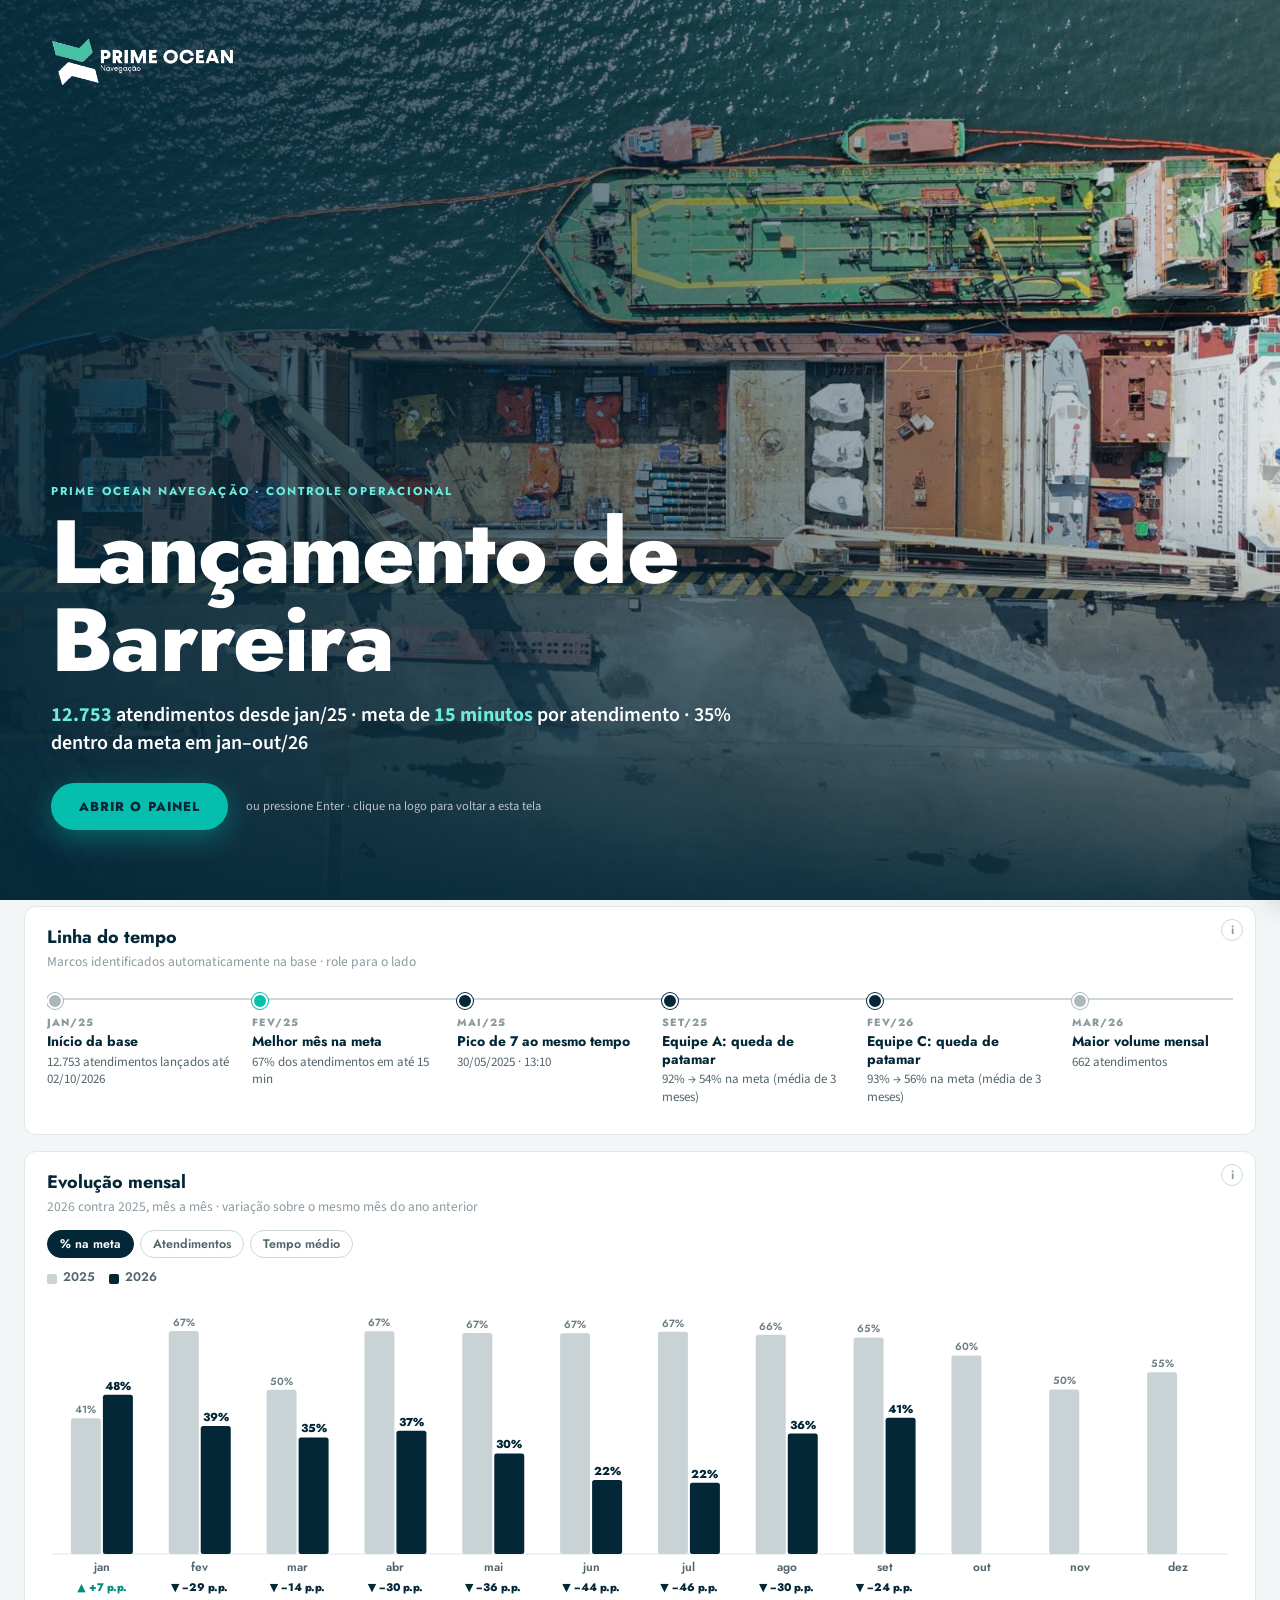
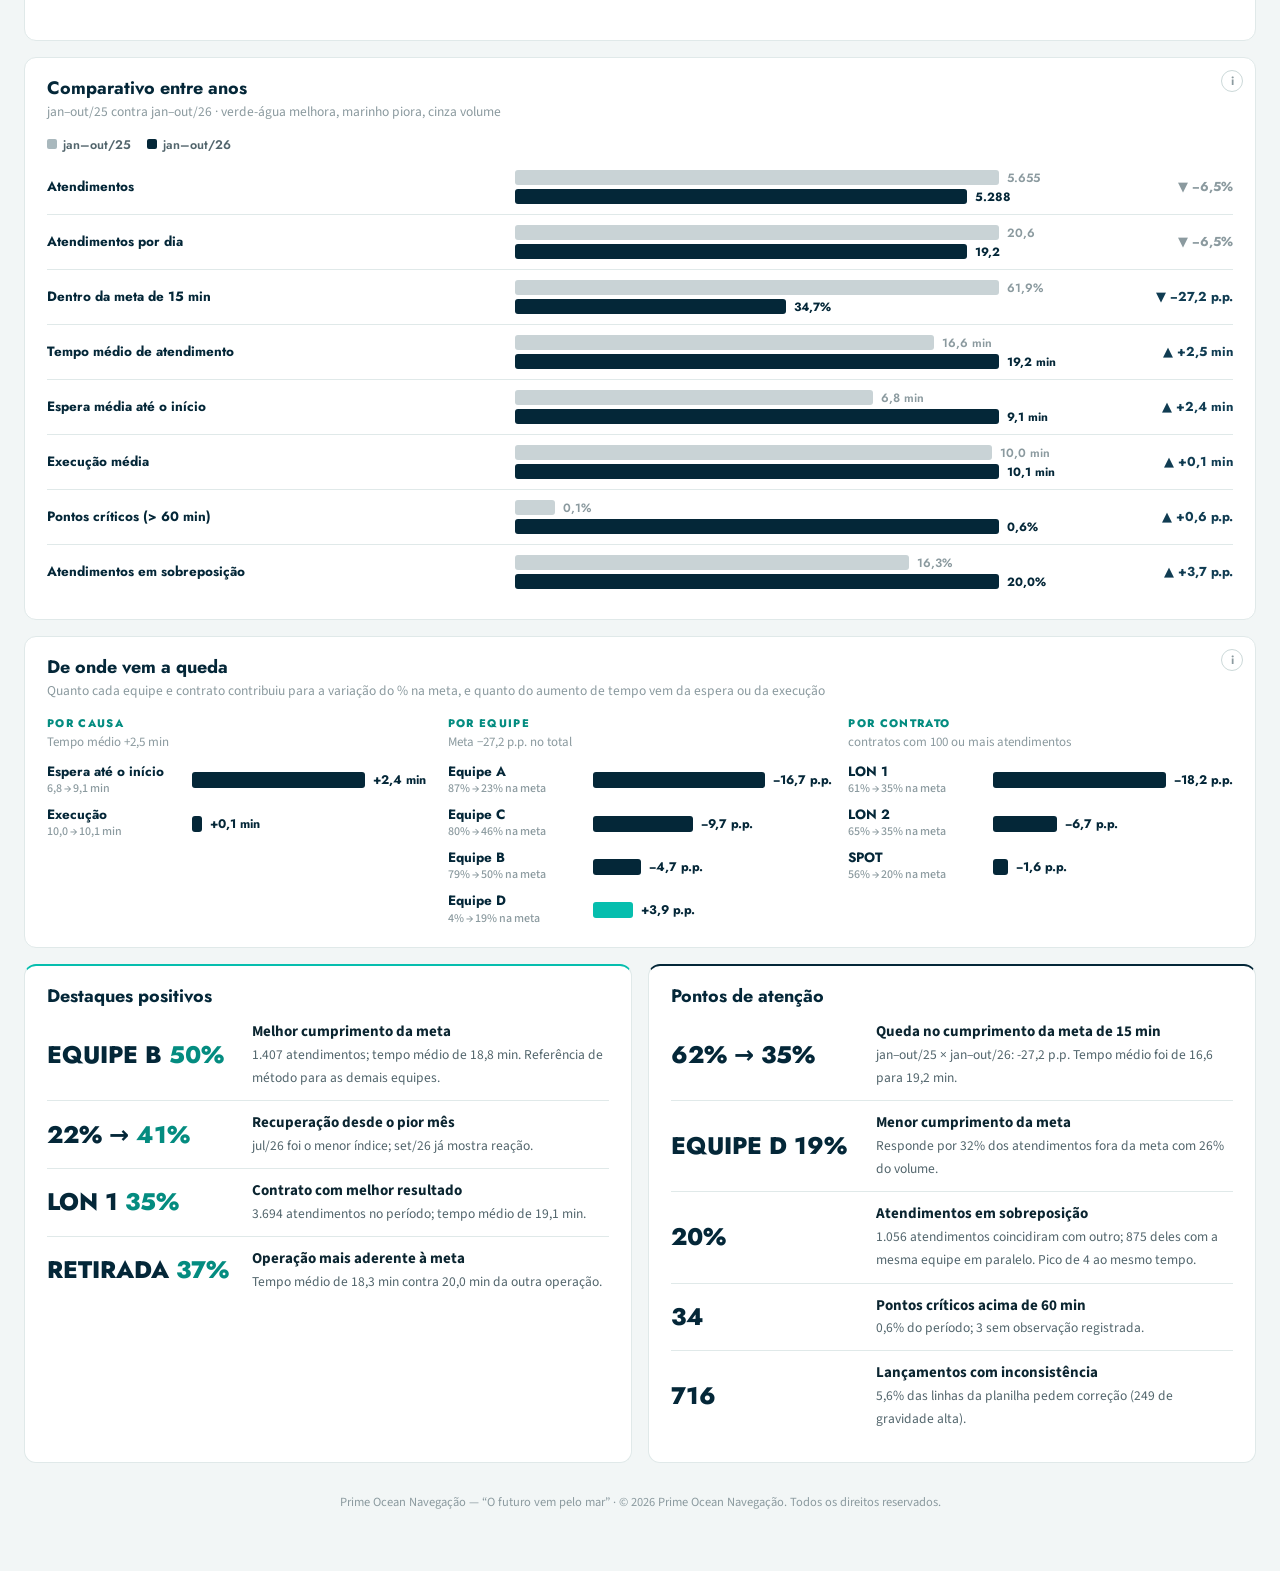
<file: projetos/lancamento-barreira.html>
<!doctype html>
<html lang="pt-BR">
<head>
<meta charset="utf-8">
<meta name="viewport" content="width=device-width,initial-scale=1">
<title>Gestão de Lançamento de Barreira · Prime Ocean</title>
<link rel="preconnect" href="https://fonts.googleapis.com"><link rel="preconnect" href="https://fonts.gstatic.com" crossorigin>
<link href="https://fonts.googleapis.com/css2?family=Jost:wght@400;500;600;700;800&family=Source+Sans+3:wght@400;500;600;700&display=swap" rel="stylesheet">
<style>
:root{color-scheme:light;--font-display:'Jost',system-ui,-apple-system,'Segoe UI',sans-serif;--font-body:'Source Sans 3',system-ui,-apple-system,'Segoe UI',sans-serif;
--navy:#042738;--navy-soft:#103C52;--teal:#06BEAE;--teal-deep:#048C80;--teal-wash:#E0F6F3;--page:#F2F6F6;--card:#fff;--card-soft:#F8FBFB;--tx:#0B2530;--tx2:#52656C;--tx3:#8B9A9F;--bd:#E0E9E9;--bd2:#CCD9D9;
--good:#048C80;--good-w:#E0F6F3;--att:#103C52;--att-w:#E7EDF0;--c1:#042738;--c2:#06BEAE;--c3:#5F8793;--c4:#A9B8BD;--c5:#048C80;--c6:#8ED8CE;--c7:#C9D3D6;--old:#B9C8CC;
--shadow:0 1px 2px rgba(4,39,56,.07),0 2px 8px rgba(4,39,56,.04);--r:12px}
*{box-sizing:border-box}html{scroll-behavior:smooth}
body{margin:0;background:var(--page);color:var(--tx);font:16px/1.45 var(--font-body);-webkit-font-smoothing:antialiased}
button{font:inherit;color:inherit;cursor:pointer}
b,strong{font-weight:700}
.top{background:linear-gradient(150deg,#042738,#103C52);color:#fff;position:sticky;top:0;z-index:50;box-shadow:0 2px 14px rgba(4,39,56,.25)}
.top-in{max-width:1280px;margin:0 auto;padding:12px 24px 0;display:grid;grid-template-columns:1fr auto 1fr;align-items:center;gap:12px}
.brand img{height:46px;width:auto;display:block;cursor:pointer}
.ttl{text-align:center}.ttl h1{margin:0;font:700 29px/1.1 var(--font-display);letter-spacing:-.01em}
.tools{justify-self:end;display:flex;flex-direction:column;align-items:flex-end;gap:4px}
.icons{display:flex;gap:2px}
.ib{width:32px;height:32px;border:0;background:transparent;border-radius:8px;display:grid;place-items:center;color:#cfe6ea;transition:.15s}
.ib:hover{background:rgba(255,255,255,.12);color:#fff}.ib svg{width:18px;height:18px;stroke:currentColor;fill:none;stroke-width:1.8;stroke-linecap:round;stroke-linejoin:round}
.live{font-size:11px;color:#A9C3CB;display:flex;align-items:center;gap:6px;white-space:nowrap}
.live i{width:7px;height:7px;border-radius:50%;background:#7a8f96;display:inline-block}.live i.on{background:#06BEAE;box-shadow:0 0 0 3px rgba(6,190,174,.25)}
.tabs{max-width:1280px;margin:0 auto;padding:6px 24px 0;display:flex;gap:4px;justify-content:center;flex-wrap:wrap}
.tab{border:0;background:transparent;color:#A9C3CB;font:600 14px var(--font-display);padding:10px 14px 11px;border-bottom:3px solid transparent;display:flex;gap:7px;align-items:center}
.tab span{font-size:12px;opacity:.7;border:1px solid currentColor;border-radius:99px;width:19px;height:19px;display:grid;place-items:center;font-weight:600}
.tab:hover{color:#fff}.tab.on{color:#fff;border-bottom-color:#06BEAE}.tab.on span{background:#06BEAE;border-color:#06BEAE;color:#042738;opacity:1}
main{max-width:1280px;margin:0 auto;padding:20px 24px 60px}
.fbar{display:flex;align-items:center;gap:10px;margin-bottom:14px;flex-wrap:wrap}
.fbtn{border:1px solid var(--bd2);background:#fff;border-radius:99px;padding:7px 14px;font:600 13px var(--font-display);display:flex;align-items:center;gap:8px;color:var(--navy)}
.fbtn svg{width:15px;height:15px;stroke:currentColor;fill:none;stroke-width:2}
.fsum{font-size:13px;color:var(--tx2)}
.filters{display:none;gap:14px;flex-wrap:wrap;background:#fff;border:1px solid var(--bd);border-radius:var(--r);padding:12px 14px;margin-bottom:14px;box-shadow:var(--shadow)}
.filters.open{display:flex}.filters label{font:700 11px var(--font-display);letter-spacing:.08em;text-transform:uppercase;color:var(--tx3);display:flex;flex-direction:column;gap:4px}
.filters select{font:500 14px var(--font-body);padding:7px 10px;border:1px solid var(--bd2);border-radius:8px;background:#fff;min-width:150px;color:var(--tx)}
.grid{display:grid;gap:16px}.g2{grid-template-columns:repeat(2,minmax(0,1fr))}.g3{grid-template-columns:repeat(3,minmax(0,1fr))}.g4{grid-template-columns:repeat(4,minmax(0,1fr))}
.g21{grid-template-columns:minmax(0,2fr) minmax(0,1fr)}.g12{grid-template-columns:minmax(0,1fr) minmax(0,2fr)}
.sec{margin:22px 0 10px;font:700 12px var(--font-display);letter-spacing:.14em;text-transform:uppercase;color:var(--tx3)}
.card{background:var(--card);border:1px solid var(--bd);border-radius:var(--r);box-shadow:var(--shadow);padding:18px 20px;position:relative;min-width:0}
.card h3{margin:0 0 3px;font:700 19px/1.2 var(--font-display);color:var(--navy);padding-right:26px}
.card .sub{font-size:14px;color:var(--tx2);margin:0 0 12px}
.info{position:absolute;right:12px;top:12px;width:22px;height:22px;border-radius:50%;border:1px solid var(--bd2);background:#fff;color:var(--tx3);font:700 12px var(--font-display);display:grid;place-items:center;padding:0}
.info:hover{background:var(--teal-wash);color:var(--teal-deep);border-color:var(--teal)}
.hero{background:linear-gradient(120deg,#042738 0%,#0a4a5a 55%,#0b6e72 100%);color:#fff;border-radius:16px;overflow:hidden;display:grid;grid-template-columns:minmax(0,1.5fr) minmax(0,1fr);box-shadow:0 6px 24px rgba(4,39,56,.25)}
.hero .l{padding:26px 30px}.hero .r{padding:22px 26px;background:rgba(255,255,255,.07);display:flex;flex-direction:column;gap:16px;justify-content:center}
.eyebrow{font:700 11.5px var(--font-display);letter-spacing:.18em;text-transform:uppercase;color:#6EEBDC}
.big{font:800 clamp(64px,9vw,112px)/1 var(--font-display);letter-spacing:-.03em;margin:10px 0 6px}.big em{font-style:normal;color:#6EEBDC;font-size:.5em;letter-spacing:0}
.hero p{margin:0;font-size:16.5px;color:#d7ecef}.hero .rowk{display:flex;gap:28px;margin-top:20px;padding-top:16px;border-top:1px solid rgba(255,255,255,.18);flex-wrap:wrap}
.hk b{display:block;font:700 28px var(--font-display)}.hk b em{font-style:normal;color:#6EEBDC}.hk span{font-size:13px;color:#A9C3CB}
.side .lb{font:700 11px var(--font-display);letter-spacing:.14em;text-transform:uppercase;color:#A9C3CB}
.side .v{font:700 30px/1.15 var(--font-display)}.side .v em{font-style:normal;color:#6EEBDC}.side .nt{font-size:13px;color:#A9C3CB}
.kpi{background:var(--card);border:1px solid var(--bd);border-radius:var(--r);box-shadow:var(--shadow);padding:14px 16px;cursor:pointer;transition:.15s;min-width:0}
.kpi:hover{border-color:var(--teal);transform:translateY(-1px)}
.kpi .lb{font:700 11px var(--font-display);letter-spacing:.12em;text-transform:uppercase;color:var(--tx3)}
.kpi .v{font:800 32px/1.15 var(--font-display);color:var(--navy);margin:4px 0 2px}.kpi .v small{font-size:15px;font-weight:600;color:var(--tx2);margin-left:3px}
.kpi .nt{font-size:13px;color:var(--tx2)}
.kpi.dark{background:var(--navy);border-color:var(--navy)}.kpi.dark .lb{color:#9FE3DA}.kpi.dark .v{color:#fff}.kpi.dark .v small{color:#A9C3CB}.kpi.dark .nt{color:#A9C3CB}
.d{font:700 13px var(--font-display);white-space:nowrap}.d.good{color:var(--good)}.d.att{color:var(--att)}.d.neu{color:var(--tx3)}
.dk .d.good,.kpi.dark .d.good{color:#6EEBDC}.dk .d.att,.kpi.dark .d.att{color:#fff}
.lst{display:flex;flex-direction:column}
.li{display:grid;grid-template-columns:minmax(96px,34%) 1fr;gap:14px;padding:11px 0;border-top:1px solid var(--bd);align-items:center;cursor:pointer}.li:first-child{border-top:0}
.li:hover .lt b{color:var(--teal-deep)}
.li .n{font:800 24px/1.1 var(--font-display);color:var(--navy);white-space:nowrap}.li .n em{font-style:normal;color:var(--teal-deep)}
.li .lt b{display:block;font-size:15px}.li .lt span{font-size:13.5px;color:var(--tx2)}
.card.pos{border-top:3px solid var(--teal)}.card.neg{border-top:3px solid var(--navy)}
.rk{display:flex;flex-direction:column}
.rk-h,.rk-r{display:grid;grid-template-columns:26px minmax(100px,1.15fr) minmax(130px,2fr) repeat(var(--nc,3),minmax(72px,.8fr));gap:10px;align-items:center}
.rk-h{font:700 10.5px var(--font-display);letter-spacing:.1em;text-transform:uppercase;color:var(--tx3);padding:0 0 6px;border-bottom:1px solid var(--bd)}
.rk-r{padding:9px 0;border-bottom:1px solid var(--bd);cursor:pointer}.rk-r:hover{background:var(--card-soft)}.rk-r:last-child{border-bottom:0}
.rk-n{font:700 13px var(--font-display);color:var(--tx3);text-align:center}.rk-r.f .rk-n{color:var(--teal-deep)}
.rk-nm{font:700 13.5px var(--font-display);color:var(--navy);line-height:1.2}.rk-nm small{display:block;font:500 12px var(--font-body);color:var(--tx3)}
.rk-b{position:relative;height:22px}
.rk-b i{position:absolute;left:0;top:3px;height:16px;border-radius:3px;background:var(--navy)}.rk-b i.o{background:var(--old);opacity:.55}
.rk-b span{position:absolute;top:2px;font:700 12.5px var(--font-display);color:var(--navy);white-space:nowrap}
.rk-c{text-align:right;font:600 13.5px var(--font-display);color:var(--tx)}.rk-c.b{color:var(--navy);font-weight:800}.rk-c small{display:block;font-weight:700}
.chips{display:flex;gap:6px;flex-wrap:wrap;margin:0 0 10px}
.chip{border:1px solid var(--bd2);background:#fff;border-radius:99px;padding:4px 12px;font:600 12.5px var(--font-display);color:var(--tx2)}.chip.on{background:var(--navy);border-color:var(--navy);color:#fff}
.leg{display:flex;gap:14px;flex-wrap:wrap;font:600 12.5px var(--font-display);color:var(--tx2);margin:0 0 6px}.leg i{display:inline-block;width:18px;height:3px;border-radius:2px;margin-right:6px;vertical-align:middle}.leg i.b{height:10px;width:10px;border-radius:2px}
svg text{font-family:var(--font-display)}
.cx{font-size:12px;fill:var(--tx2);font-weight:600}.cxb{font-size:13px;fill:var(--navy);font-weight:800}
.hm{display:grid;gap:3px}.hm div{font:600 11px var(--font-display);text-align:center;border-radius:4px;padding:6px 2px;color:var(--navy);min-width:0}.hm .h{color:var(--tx3);padding:2px;background:none!important}
.banner{display:flex;gap:14px;align-items:center;background:var(--att-w);border:1px solid #cdd9de;border-left:4px solid var(--navy);border-radius:var(--r);padding:14px 18px;margin-bottom:16px}
.banner .n{font:800 34px var(--font-display);color:var(--navy);white-space:nowrap}.banner b{display:block;font:700 16px var(--font-display);color:var(--navy)}.banner span{font-size:14px;color:var(--tx2)}
.sev{font:700 10.5px var(--font-display);letter-spacing:.08em;text-transform:uppercase;padding:2px 8px;border-radius:99px;text-align:center}.sev.Alta{background:var(--navy);color:#fff}.sev.Média{background:#cfd9de;color:var(--navy)}.sev.Baixa{background:var(--teal-wash);color:var(--teal-deep)}
.ck{display:grid;grid-template-columns:70px minmax(0,1fr) 120px 62px;gap:12px;align-items:center;padding:11px 0;border-top:1px solid var(--bd);cursor:pointer}.ck:first-child{border-top:0}.ck:hover{background:var(--card-soft)}
.ck b{display:block;font:700 14.5px var(--font-display);color:var(--navy)}.ck span.t{font-size:13px;color:var(--tx2)}
.ck .bar{height:10px;background:var(--bd);border-radius:5px;overflow:hidden}.ck .bar i{display:block;height:100%;background:var(--navy);border-radius:5px}.ck .q{text-align:right;font:800 17px var(--font-display);color:var(--navy)}
.score{display:flex;align-items:center;gap:18px}.score .n{font:800 56px/1 var(--font-display);color:var(--navy)}.score .n em{font-style:normal;color:var(--teal-deep);font-size:.5em}
.btn{border:0;border-radius:99px;padding:9px 18px;background:var(--navy);color:#fff;font:700 13px var(--font-display);letter-spacing:.04em}.btn:hover{background:var(--navy-soft)}.btn.s2{background:#fff;color:var(--navy);border:1px solid var(--bd2)}
.drw-bg{position:fixed;inset:0;background:rgba(4,39,56,.45);z-index:90;opacity:0;pointer-events:none;transition:.25s}.drw-bg.on{opacity:1;pointer-events:auto}
.drw{position:fixed;top:0;right:0;bottom:0;width:min(700px,100vw);background:#fff;z-index:91;transform:translateX(100%);transition:transform .3s;display:flex;flex-direction:column;box-shadow:-8px 0 30px rgba(4,39,56,.25)}.drw.on{transform:none}
.drw-h{background:var(--navy);color:#fff;padding:16px 20px;display:flex;justify-content:space-between;gap:12px;align-items:flex-start}.drw-h h2{margin:0;font:700 21px/1.2 var(--font-display)}.drw-h button{border:0;background:rgba(255,255,255,.12);color:#fff;width:32px;height:32px;border-radius:8px;font-size:20px;line-height:1;flex:none}
.drw-b{padding:18px 20px 40px;overflow:auto;font-size:15px}
.drw-b h4{margin:18px 0 6px;font:700 12px var(--font-display);letter-spacing:.12em;text-transform:uppercase;color:var(--teal-deep)}.drw-b p{margin:0 0 8px;color:var(--tx2)}
.tb{width:100%;border-collapse:collapse;font-size:13.5px}.tb th{font:700 10.5px var(--font-display);letter-spacing:.08em;text-transform:uppercase;color:var(--tx3);text-align:left;padding:6px 8px;border-bottom:2px solid var(--bd);position:sticky;top:-18px;background:#fff}.tb td{padding:6px 8px;border-bottom:1px solid var(--bd);vertical-align:top}.tb tr:hover td{background:var(--card-soft)}.tb td.r,.tb th.r{text-align:right}
.toast{position:fixed;bottom:22px;left:50%;transform:translateX(-50%) translateY(20px);background:var(--navy);color:#fff;padding:10px 18px;border-radius:99px;font-size:14px;opacity:0;transition:.3s;z-index:300;pointer-events:none}.toast.on{opacity:1;transform:translateX(-50%)}
.foot{margin-top:30px;text-align:center;font-size:12.5px;color:var(--tx3)}
#cover{position:fixed;inset:0;z-index:200;color:#fff;overflow:hidden;background:radial-gradient(120% 90% at 85% 15%,#0b6e72 0%,#0a4a5a 35%,#042738 75%);transition:transform .85s cubic-bezier(.7,0,.2,1),opacity .5s .4s;display:flex;flex-direction:column;justify-content:space-between}
#cover.out{transform:translateY(-100%);opacity:0;pointer-events:none}
#cover svg.wv{position:absolute;left:0;right:0;bottom:0;width:100%;height:46%;opacity:.9;pointer-events:none}
.cv-t{position:relative;padding:clamp(16px,3vw,34px) clamp(20px,4vw,52px)}.cv-t img{height:clamp(36px,5vw,56px)}
.cv-b{position:relative;padding:0 clamp(20px,4vw,52px) clamp(30px,6vw,70px);max-width:980px}
.cv-b .eyebrow{animation:up .9s .15s both}.cv-b h1{font:800 clamp(38px,7vw,92px)/.98 var(--font-display);letter-spacing:-.02em;margin:10px 0 0;animation:up .9s .3s both}
.cv-b p{font:600 clamp(15px,1.8vw,20px)/1.4 var(--font-body);margin:16px 0 0;animation:up .9s .45s both;max-width:720px}.cv-b p b{color:#6EEBDC}
.cv-b .go{margin-top:26px;display:flex;gap:18px;align-items:center;flex-wrap:wrap;animation:up .9s .6s both}
.cvbtn{border:0;border-radius:99px;padding:14px 28px;background:#06BEAE;color:#042738;font:800 13px var(--font-display);letter-spacing:.08em;text-transform:uppercase;box-shadow:0 8px 28px rgba(6,190,174,.4)}.cvbtn:hover{transform:translateY(-2px)}
.cv-b small{opacity:.7;font-size:12.5px}
@keyframes up{from{opacity:0;transform:translateY(18px)}to{opacity:1;transform:none}}
body.cv{overflow:hidden}
body.pres .fbar,body.pres .filters,body.pres .info,body.pres .foot{display:none!important}
@media(max-width:980px){.g4{grid-template-columns:repeat(2,minmax(0,1fr))}.g3{grid-template-columns:repeat(2,minmax(0,1fr))}.g21,.g12{grid-template-columns:1fr}.hero{grid-template-columns:1fr}
.top-in{grid-template-columns:auto 1fr auto;padding:10px 14px 0}.ttl h1{font-size:21px}.live{display:none}.tabs{padding:4px 8px 0;justify-content:flex-start;overflow:auto;flex-wrap:nowrap}.tab{white-space:nowrap;padding:9px 10px}
main{padding:14px 12px 50px}.rk-h,.rk-r{grid-template-columns:22px minmax(80px,1fr) minmax(90px,1.4fr) repeat(var(--nc,3),minmax(54px,.7fr));gap:6px}.rk-c{font-size:12.5px}}
@media(max-width:640px){.g2,.g3,.g4{grid-template-columns:1fr}.hero .l{padding:20px}.ck{grid-template-columns:62px 1fr 56px}.ck .bar{display:none}}
.hero .d.good,.hero .side .d.good{color:#6EEBDC}.hero .d.att{color:#fff}.hero .d.neu{color:#A9C3CB}
.rkw{overflow-x:auto;-webkit-overflow-scrolling:touch}
html,body{overflow-x:hidden}
@media(max-width:640px){.rk{min-width:560px}.banner{flex-direction:column;align-items:flex-start}.card{padding:16px 14px}.hero .big{font-size:84px}.top-in{padding:8px 10px 0}.brand img{height:34px}.ttl h1{font-size:18px}.tabs{gap:0}}
#cover{background:linear-gradient(90deg,rgba(4,39,56,.9) 0%,rgba(4,39,56,.62) 42%,rgba(4,39,56,.12) 100%),linear-gradient(0deg,rgba(4,39,56,.85) 0%,rgba(4,39,56,0) 45%),url(img/capa-barreira.jpg) center/cover no-repeat,#042738}
#cover svg.wv{display:none}
@media(max-width:700px){#cover{background:linear-gradient(0deg,rgba(4,39,56,.95) 0%,rgba(4,39,56,.7) 55%,rgba(4,39,56,.25) 100%),url(img/capa-barreira.jpg) 62% center/cover no-repeat,#042738}}
/* ---- refino executivo v2: cards leves, uma só escala de cor ---- */
.card{box-shadow:none;border-color:var(--bd);padding:20px 22px}
.card h3{font-size:18px}.card .sub{font-size:13.5px;color:var(--tx3);margin-bottom:14px}
.kpi{box-shadow:none}.kpi .v{font-size:30px}
.card.pos{border-top:2px solid var(--teal)}.card.neg{border-top:2px solid var(--navy)}
.ht{min-width:640px}
.ht-y,.ht-m,.ht-r{display:grid;grid-template-columns:92px repeat(var(--n),minmax(30px,1fr));gap:3px;align-items:center}
.ht-y{margin-bottom:2px}.ht-y b{font:700 12px var(--font-display);color:var(--navy);padding:0 0 3px;border-bottom:1px solid var(--bd2);text-align:left}
.ht-m{margin-bottom:4px}.ht-m span{font:600 10.5px var(--font-display);color:var(--tx3);text-align:center;text-transform:lowercase}
.ht-r{margin-top:3px}.ht-n{font:700 12.5px var(--font-display);color:var(--navy);line-height:1.15}
.ht-c{height:30px;border-radius:4px;display:grid;place-items:center;font:700 11.5px var(--font-display)}
.ht-c.e{background:var(--card-soft);color:#C9D3D6;font-weight:400}
.cmp{width:100%;border-collapse:collapse;font-size:14px}
.cmp th{font:700 10.5px var(--font-display);letter-spacing:.1em;text-transform:uppercase;color:var(--tx3);text-align:right;padding:8px 10px;border-bottom:1px solid var(--bd2);white-space:nowrap}
.cmp th:first-child,.cmp td:first-child{text-align:left}
.cmp td{padding:10px;border-bottom:1px solid var(--bd);text-align:right;color:var(--tx2);white-space:nowrap}
.cmp td:first-child{font:700 13.5px var(--font-display);color:var(--navy)}
.cmp th.cur,.cmp td.cur{color:var(--navy);font-weight:800;background:var(--card-soft)}
.cmp td.mx{color:var(--navy);font-weight:800}
.cmp small{color:var(--tx3);font-weight:600}.cmp td b{color:var(--navy)}
.cmp tr.tot td{font-weight:800;color:var(--navy);border-top:2px solid var(--bd2);border-bottom:0}
.cmp tr:last-child td{border-bottom:0}
.mt td,.mt th{padding:9px 8px}
.eb{display:flex;flex-direction:column}
.eb-r{display:grid;grid-template-columns:104px minmax(0,1fr) 74px;gap:10px;align-items:center;padding:5px 0}
.eb-t{position:relative;height:22px;background:var(--page);border-radius:4px}
.eb-w,.eb-x{position:absolute;top:0;bottom:0;color:#fff;font:700 11.5px var(--font-display);display:grid;place-items:center}
.eb-w{background:#A9B8BD;border-radius:4px 0 0 4px;color:#042738}.eb-x{background:#042738;border-radius:0 4px 4px 0}
.eb-m{position:absolute;top:-3px;bottom:-3px;border-left:2px dashed #06BEAE}
@media(max-width:640px){.eb-r{grid-template-columns:82px minmax(0,1fr) 62px}.cmp{min-width:520px}}
.hg .ht-m span{font-size:11.5px;text-transform:none;font-weight:700;color:var(--tx2)}
.hg{min-width:620px}.hg .ht-y,.hg .ht-m,.hg .ht-r{grid-template-columns:96px repeat(var(--n),minmax(64px,1fr))}
.hg .ht-c{height:46px;line-height:1.15;font-size:14px;align-content:center}.ht-c small{display:block;font:600 10.5px var(--font-display);opacity:.8}
.sc{width:100%;border-collapse:separate;border-spacing:0;font-size:14px}
.sc th{font:700 11px var(--font-display);letter-spacing:.08em;text-transform:uppercase;color:var(--tx3);text-align:right;padding:8px 12px;border-bottom:2px solid var(--bd2);white-space:nowrap}
.sc th:first-child,.sc td:first-child{text-align:left}
.sc th.tt{color:var(--navy);font-size:12.5px;letter-spacing:.02em;text-transform:none}
.sc td{padding:9px 12px;border-bottom:1px solid var(--bd);text-align:right;font:700 14.5px var(--font-display);color:var(--navy);white-space:nowrap}
.sc td:first-child{font:600 13.5px var(--font-body);color:var(--tx2)}
.sc td small{display:block;font:700 11px var(--font-display);color:var(--tx3)}.sc td small .d{font-size:11px}
.sc tr.grp td{padding:14px 12px 4px;font:800 10.5px var(--font-display);letter-spacing:.14em;text-transform:uppercase;color:var(--teal-deep);border-bottom:0}
.sc td.bst{background:var(--teal-wash);color:var(--teal-deep)}.sc td.wst{background:#E7EDF0;color:var(--navy)}
.sc td.all{color:var(--tx2);border-left:1px solid var(--bd)}.sc th.all{border-left:1px solid var(--bd)}
.pf{display:flex;flex-direction:column;gap:20px;padding-top:6px}.pf-r{display:grid;grid-template-columns:96px minmax(0,1fr);gap:12px;align-items:center}
.pf-b{display:flex;height:38px;border-radius:5px;overflow:hidden}.pf-b div{display:grid;place-items:center;font:700 12px var(--font-display);overflow:hidden}
.key{display:flex;gap:16px;flex-wrap:wrap;font:600 12.5px var(--font-display);color:var(--tx2);margin:0 0 10px}.key i{display:inline-block;width:12px;height:12px;border-radius:3px;margin-right:6px;vertical-align:-2px}
.g56{grid-template-columns:minmax(0,5fr) minmax(0,6fr)}
.g56 .cmp td,.g56 .cmp th{padding-left:6px;padding-right:6px}.g56 .cmp td{font-size:13.5px}.cmp td:first-child{white-space:normal;line-height:1.2}
@media(max-width:980px){.g56{grid-template-columns:1fr}}
/* v3: acabamento minimalista */
.ht.sm{min-width:480px}.ht.sm .ht-n{font-size:12px}
.rk-t{cursor:default;border-top:2px solid var(--bd2);border-bottom:0!important}.rk-t:hover{background:none}.rk-t .rk-nm{color:var(--tx2)}.rk-t .rk-b span{font-weight:800}
.eb-g{font:800 10.5px var(--font-display);letter-spacing:.14em;text-transform:uppercase;color:var(--teal-deep);padding:14px 0 2px}.eb-g:first-child{padding-top:2px}
.eb-m{top:-6px!important;bottom:auto!important;height:6px;border-left:2px solid #06BEAE!important}
.leg i.mk{display:inline-block;width:2px;height:10px;background:#06BEAE;border-radius:0;margin-right:7px;vertical-align:-1px}
/* v4: diagnóstico, comparativo visual, calor opcional */
.card.dx{border-top:2px solid var(--navy)}
.dx-c h4{margin:0 0 2px;font:800 11px var(--font-display);letter-spacing:.12em;text-transform:uppercase;color:var(--teal-deep)}.dx-c .sub{margin:0 0 12px!important;font-size:13px!important}
.dc{display:flex;flex-direction:column;gap:10px}.dc-r{display:grid;grid-template-columns:minmax(96px,.9fr) minmax(0,1.6fr);gap:10px;align-items:center}
.dc-b{position:relative;height:22px}.dc-b i{position:absolute;left:0;top:3px;height:16px;border-radius:3px}.dc-b span{position:absolute;top:2px;font:700 12.5px var(--font-display);color:var(--navy);white-space:nowrap}
.yr{display:flex;flex-direction:column}.yr-k{display:flex;gap:16px;flex-wrap:wrap;font:600 12.5px var(--font-display);color:var(--tx2);margin:0 0 6px}.yr-k i{display:inline-block;width:10px;height:10px;border-radius:2px;margin-right:6px}.yr-k .g{display:none}
.yr-r{display:grid;grid-template-columns:minmax(120px,1.1fr) minmax(0,1.5fr) auto;gap:14px;align-items:center;padding:10px 0;border-bottom:1px solid var(--bd)}.yr-r:last-child{border-bottom:0}
.yr-l{font:700 13.5px var(--font-display);color:var(--navy);line-height:1.2}.yr-l small{display:block;font:500 12px var(--font-body);color:var(--tx3);margin-top:2px}
.yr-b{display:flex;flex-direction:column;gap:4px}.yb{position:relative;height:15px;border-radius:3px;background:var(--navy)}.yb.o{background:#C9D3D6}
.yb span{position:absolute;left:calc(100% + 8px);top:-1px;font:700 12px var(--font-display);color:var(--navy);white-space:nowrap}.yb.o span{color:var(--tx3);font-weight:600}
.yr-d{text-align:right;min-width:84px}
.seg{position:absolute;top:18px;right:54px;display:flex;border:1px solid var(--bd2);border-radius:99px;overflow:hidden;z-index:2}.seg button{font:700 11.5px var(--font-display);padding:4px 11px;background:#fff;border:0;color:var(--tx3);cursor:pointer}.seg button.on{background:var(--navy);color:#fff}
.card.heat td[style*="--h"]{background:rgba(6,190,174,calc(.10 + .78 * var(--h)))!important;color:var(--navy)!important}
.card.heat .sc td.bst,.card.heat .sc td.wst{box-shadow:none}
@media(max-width:640px){.yr-r{grid-template-columns:1fr auto}.yr-b{grid-column:1/-1;order:3}.dc-r{grid-template-columns:1fr}}
.card.heat td .d,.card.heat td small{color:var(--navy)!important}
/* v5: abas compostas, linha do tempo, jornada */
h2.sec{margin:34px 0 12px;font:800 12px var(--font-display);letter-spacing:.14em;text-transform:uppercase;color:var(--teal-deep);scroll-margin-top:130px}
h2.sec:first-of-type{margin-top:18px}
.chips.jump{margin-bottom:0}
h4.sh{margin:6px 0 4px;font:800 11px var(--font-display);letter-spacing:.1em;text-transform:uppercase;color:var(--navy)}
.tl{display:flex;overflow-x:auto;padding:4px 0 8px;scrollbar-width:thin}
.tl-i{flex:0 0 205px;position:relative;padding:26px 16px 0 0}
.tl-i::before{content:'';position:absolute;top:9px;left:0;right:0;height:2px;background:#CCD9D9}
.tl-i::after{content:'';position:absolute;top:4px;left:0;width:12px;height:12px;border-radius:50%;background:#A9B8BD;border:2px solid #fff;box-shadow:0 0 0 1px #A9B8BD}
.tl-i.neg::after{background:#042738;box-shadow:0 0 0 1px #042738}.tl-i.pos::after{background:#06BEAE;box-shadow:0 0 0 1px #06BEAE}
.tl-m{font:800 10.5px var(--font-display);letter-spacing:.1em;text-transform:uppercase;color:var(--tx3);margin-bottom:3px}
.tl-i b{display:block;font:700 14px/1.25 var(--font-display);color:var(--navy);margin-bottom:3px}.tl-i span{display:block;font-size:13px;line-height:1.35;color:var(--tx2)}
.hg.hs{min-width:760px}.hg.hs .ht-y,.hg.hs .ht-m,.hg.hs .ht-r{grid-template-columns:78px repeat(var(--n),minmax(26px,1fr))}.hg.hs .ht-c{height:32px;font-size:11.5px}.hg.hs .ht-m span{font-size:11px}
.live{cursor:pointer}
.ht-c,.card.heat td[style*="--h"]{font-weight:800!important}.card.heat td[style*="--h"] small{font-weight:700}
/* v6: barreiras em uso */
.cmp.bt td small{color:var(--tx3);font-weight:600}
.bin{width:84px;padding:5px 8px;border:1px solid var(--bd2);border-radius:6px;font:700 13.5px var(--font-display);color:var(--navy);text-align:right;background:#fff}.bin::placeholder{font-weight:500;color:var(--tx3);font-size:12px}.bin:focus{outline:2px solid var(--teal);outline-offset:1px}
.leit{margin-top:14px;border-top:1px solid var(--bd);padding-top:10px}.leit p{margin:6px 0;font-size:14.5px;color:var(--tx2);line-height:1.45}.leit b{color:var(--navy)}
p.nt{font-size:12.5px;color:var(--tx3);margin:8px 0 0}
/* v7: momentos de maior uso */
.mm-h{display:flex;flex-direction:column;gap:2px;margin:2px 0 8px}.mm-h b{font:800 12px var(--font-display);letter-spacing:.12em;text-transform:uppercase;color:var(--navy)}.mm-h span{font-size:13px;color:var(--tx2)}
.mmt{width:100%;border-collapse:collapse;font-size:13.5px}.mmt th{font:700 10.5px var(--font-display);letter-spacing:.1em;text-transform:uppercase;color:var(--tx3);text-align:left;padding:6px 10px 6px 0;border-bottom:1px solid var(--bd2);white-space:nowrap}
.mmt td{padding:10px 10px 10px 0;border-bottom:1px solid var(--bd);vertical-align:top;color:var(--tx2)}.mmt tr:last-child td{border-bottom:0}.mmt td b{color:var(--navy);font:700 13.5px var(--font-display);display:block}.mmt small{display:block;color:var(--tx3);font-size:12px}
.mmt td.em{line-height:1.45;min-width:170px}.mmt td.em i{font-style:italic;color:var(--tx3);font-size:12px;margin-left:2px}.mmt td.em small{display:inline}
.bd{display:inline-block;min-width:30px;padding:3px 8px;border-radius:7px;background:var(--navy);color:#fff;font:800 14px var(--font-display);text-align:center}
@media(max-width:640px){
  .mmt,.mmt tbody,.mmt td{display:block}.mmt tr:first-child{display:none}
  .mmt tr{display:grid;grid-template-columns:104px 52px 1fr;gap:2px 8px;padding:10px 0;border-bottom:1px solid var(--bd)}.mmt tr:last-child{border-bottom:0}
  .mmt td{padding:0;border:0}.mmt td.em{grid-column:1/-1;min-width:0;padding-top:4px}
}

</style>
</head>
<body class="cv">
<div id="cover">
  <svg class="wv" viewBox="0 0 1440 400" preserveAspectRatio="none" aria-hidden="true"><path d="M0 220 C240 150 480 290 720 220 S1200 150 1440 230 V400 H0Z" fill="rgba(6,190,174,.16)"/><path d="M0 270 C260 210 520 330 780 270 S1220 220 1440 290 V400 H0Z" fill="rgba(6,190,174,.22)"/><path d="M0 330 C300 290 560 380 840 330 S1260 300 1440 350 V400 H0Z" fill="rgba(4,39,56,.55)"/></svg>
  <div class="cv-t"><img alt="Prime Ocean Navegação" src="img/logo-primeocean-neg.png"></div>
  <div class="cv-b">
    <div class="eyebrow">Prime Ocean Navegação · Controle operacional</div>
    <h1>Lançamento de Barreira</h1>
    <p id="cvTxt">Carregando os dados…</p>
    <div class="go"><button class="cvbtn" id="cvGo">Abrir o painel</button><small>ou pressione Enter · clique na logo para voltar a esta tela</small></div>
  </div>
</div>
<header class="top"><div class="top-in">
  <div class="brand"><img id="logo" alt="Prime Ocean Navegação" src="img/logo-primeocean-neg.png"></div>
  <div class="ttl"><h1>Lançamento de Barreira</h1></div>
  <div class="tools"><div class="icons">
    <button class="ib" id="bHome" title="Início" aria-label="Início"><svg viewBox="0 0 24 24"><path d="M3 11l9-8 9 8"/><path d="M5 10v10h5v-6h4v6h5V10"/></svg></button>
    <button class="ib" id="bRef" title="Atualizar dados" aria-label="Atualizar"><svg viewBox="0 0 24 24"><path d="M20 12a8 8 0 1 1-2.5-5.8"/><path d="M20 4v5h-5"/></svg></button>
    <button class="ib" id="bPres" title="Modo apresentação" aria-label="Apresentação"><svg viewBox="0 0 24 24"><rect x="3" y="4" width="18" height="12" rx="2"/><path d="M8 20h8M12 16v4"/></svg></button>
  </div><div class="live" id="live" title="Fonte, atualização e regras de cálculo"><i></i><span>Conectando…</span></div></div>
</div><nav class="tabs" id="tabs"></nav></header>
<main>
  <div class="fbar" id="fbar"><button class="fbtn" id="bFil"><svg viewBox="0 0 24 24"><path d="M3 5h18l-7 8v6l-4-2v-4z"/></svg>Filtros</button><span class="fsum" id="fsum"></span></div>
  <div class="filters" id="filters"></div>
  <div id="view"></div>
</main>
<div class="drw-bg" id="drwBg"></div>
<aside class="drw" id="drw"><div class="drw-h"><h2 id="drwT"></h2><button id="drwX" aria-label="Fechar">×</button></div><div class="drw-b" id="drwB"></div></aside>
<div class="toast" id="toast"></div>
<script>
/* ===================== NÚCLEO DE DADOS · Lançamento de Barreira ===================== */
const $ = (s, el = document) => el.querySelector(s), $$ = (s, el = document) => [...el.querySelectorAll(s)];
const MES = ['jan', 'fev', 'mar', 'abr', 'mai', 'jun', 'jul', 'ago', 'set', 'out', 'nov', 'dez'];
const DOW = ['dom', 'seg', 'ter', 'qua', 'qui', 'sex', 'sáb'];
const META = 15;            // minutos: meta contratual (solicitação → término)
const T_MAX = 720;          // acima de 12 h o tempo não entra nas médias (vai para a qualidade dos dados)
const CRIT = 60;            // ponto crítico: mais de 60 min
const fN = n => n == null || isNaN(n) ? '–' : Math.round(n).toLocaleString('pt-BR');
const fD = (n, d = 1) => n == null || isNaN(n) ? '–' : n.toLocaleString('pt-BR', { minimumFractionDigits: d, maximumFractionDigits: d });
const fP = (x, d = 1) => x == null || isNaN(x) ? '–' : fD(x * 100, d) + '%';
const fP0 = x => x == null || isNaN(x) ? '–' : fD(x * 100, 0) + '%';
const hhmm = f => { if (f == null) return '–'; const m = Math.round(f * 1440) % 1440; return String(Math.floor(m / 60)).padStart(2, '0') + ':' + String(m % 60).padStart(2, '0'); };
const fDt = iso => iso ? iso.slice(8) + '/' + iso.slice(5, 7) + '/' + iso.slice(0, 4) : '–';
const esc = s => String(s == null ? '' : s).replace(/[&<>"]/g, c => ({ '&': '&amp;', '<': '&lt;', '>': '&gt;', '"': '&quot;' }[c]));
const mod1 = x => ((x % 1) + 1) % 1;
const mLbl = ym => MES[+ym.slice(5) - 1] + '/' + ym.slice(2, 4);
const sum = a => a.reduce((s, v) => s + v, 0);
const avg = a => a.length ? sum(a) / a.length : null;
const median = a => { if (!a.length) return null; a = [...a].sort((x, y) => x - y); const m = a.length >> 1; return a.length % 2 ? a[m] : (a[m - 1] + a[m]) / 2; };
const groupBy = (a, f) => { const m = new Map(); a.forEach(x => { const k = f(x); if (!m.has(k)) m.set(k, []); m.get(k).push(x); }); return m; };

/* ---------- catálogo de inconsistências ---------- */
const CHK = {
  txt:    { sev: 'Alta',  nome: 'Horário digitado como texto', desc: 'Hora escrita com ponto e vírgula, dois pontos duplos ou outro símbolo. O painel recupera o valor, mas a planilha não calcula.' },
  h24:    { sev: 'Alta',  nome: 'Horário fora de 00:00–23:59', desc: 'Hora com valor de um dia inteiro ou mais (ex.: 30:00).' },
  fimAnt: { sev: 'Alta',  nome: 'Término antes do início', desc: 'Hora de término menor que a de início, sem virada de dia plausível (23h–03h).' },
  iniAnt: { sev: 'Média', nome: 'Início antes da solicitação', desc: 'O atendimento começou antes de ser solicitado, sem virada de dia plausível.' },
  div:    { sev: 'Média', nome: 'Tempo da planilha diverge do calculado', desc: 'O tempo digitado/calculado na planilha difere de término − solicitação em mais de 1,5 min.' },
  t12:    { sev: 'Alta',  nome: 'Tempo acima de 12 horas', desc: 'Provável erro de data ou de hora; fica fora das médias, mas conta como fora da meta.' },
  curto:  { sev: 'Baixa', nome: 'Tempo abaixo de 5 minutos', desc: 'Atendimento praticamente instantâneo; vale confirmar os horários.' },
  semCt:  { sev: 'Alta',  nome: 'Contrato em branco', desc: 'Sem contrato, o atendimento não entra no resultado por contrato.' },
  semLoc: { sev: 'Alta',  nome: 'Local em branco', desc: 'Sem berço ou local informado.' },
  ctLoc:  { sev: 'Alta',  nome: 'Contrato incompatível com o local', desc: 'Berço de um contrato lançado em outro (LON 1: berços; LON 2: BEX; EQUINOR; demais locais: SPOT).' },
  eqMin:  { sev: 'Baixa', nome: 'Equipe fora do padrão', desc: 'Equipe escrita fora do padrão A, B, C ou D (ex.: minúscula).' },
  dup:    { sev: 'Alta',  nome: 'Possível lançamento duplicado', desc: 'Mesma data, embarcação, operação e hora de início já lançados em outra linha.' },
  meta:   { sev: 'Média', nome: 'Meta diferente de 15 minutos', desc: 'A coluna Meta da linha não está em 15 min, o contratado.' },
  nome:   { sev: 'Baixa', nome: 'Nome da embarcação com espaço sobrando', desc: 'Espaço no fim ou duplo no nome; separa a mesma embarcação em duas nos relatórios.' },
  embSimul:{ sev: 'Alta', nome: 'Mesma embarcação em dois atendimentos ao mesmo tempo', desc: 'A embarcação aparece em duas operações com horários de execução sobrepostos.' },
  locSimul:{ sev: 'Média', nome: 'Mesmo berço com dois atendimentos ao mesmo tempo', desc: 'Duas operações no mesmo local com horários de execução sobrepostos.' },
  eqTurno:{ sev: 'Baixa', nome: 'Equipe fora do turno habitual', desc: 'Em geral A e C atuam de dia (07h–19h) e B e D à noite; pode ser troca de escala, vale confirmar.' },
  critObs:{ sev: 'Média', nome: 'Ponto crítico sem observação', desc: 'Atendimento acima de 60 min sem justificativa na coluna Observação.' },
};
const SEV_ORD = { 'Alta': 0, 'Média': 1, 'Baixa': 2 };
const LOC_CT = { 'BERÇO 01': 'LON 1', 'BERÇO 02': 'LON 1', 'BERÇO 03': 'LON 1', 'BERÇO 04': 'LON 1', 'BERÇO 06': 'LON 1', 'BERÇO 07': 'LON 1', 'BEX 01': 'LON 2', 'BEX 02': 'LON 2', 'EQUINOR': 'EQUINOR' };

/* ---------- leitura da planilha ---------- */
function horaTexto(x) {
  if (typeof x === 'number') return { v: x, txt: false };
  if (x == null) return { v: null, txt: false };
  const m = String(x).match(/(\d{1,2})\D+(\d{1,2})/);
  if (m && +m[1] < 24 && +m[2] < 60) return { v: (+m[1] * 60 + +m[2]) / 1440, txt: true };
  return { v: null, txt: true };
}
const serialISO = s => new Date(Date.UTC(1899, 11, 30) + Math.round(s) * 864e5).toISOString().slice(0, 10);

function parseBarreira(linhas) {
  const rows = [];
  linhas.forEach(a => {
    if (typeof a[1] !== 'number') return;
    const ds = Math.floor(a[1]), iso = serialISO(ds);
    const embRaw = a[2] == null ? '' : String(a[2]);
    const eqRaw = a[5] == null ? '' : String(a[5]);
    const so = horaTexto(a[6]), io = horaTexto(a[7]), fo = horaTexto(a[8]);
    const r = {
      id: a[0], ds, iso, y: +iso.slice(0, 4), mo: +iso.slice(5, 7), ym: iso.slice(0, 7), dow: new Date(iso + 'T12:00:00Z').getUTCDay(),
      embRaw, emb: embRaw.trim().replace(/\s+/g, ' ').toUpperCase(), ct: a[3] ? String(a[3]).trim().toUpperCase() : '', loc: a[4] ? String(a[4]).trim().toUpperCase() : '',
      eqRaw, eq: eqRaw.trim().toUpperCase(), op: a[11] ? String(a[11]).trim().toUpperCase() : '', obs: a[12] ? String(a[12]).trim() : '',
      sol: so.v, ini: io.v, fim: fo.v, tcol: typeof a[9] === 'number' ? a[9] * 1440 : null, meta: typeof a[10] === 'number' ? a[10] * 1440 : null,
      fl: [], dt: {}
    };
    const flag = (c, det) => { r.fl.push(c); r.dt[c] = det || ''; };
    if (so.txt || io.txt || fo.txt) flag('txt', ['sol', 'ini', 'fim'].filter((k, i) => [so, io, fo][i].txt).map(k => ({ sol: 'solicitação', ini: 'início', fim: 'término' }[k]) + ' “' + a[{ sol: 6, ini: 7, fim: 8 }[k]] + '”').join(' · '));
    ['sol', 'ini', 'fim'].forEach(k => { if (r[k] != null && (r[k] >= 1 || r[k] < 0)) { flag('h24', 'valor ' + r[k].toFixed(3)); r[k] = mod1(r[k]); } });
    r.eq1 = r.eq.replace(/[^A-D]/g, '');
    // tempo de atendimento = término − solicitação (como a planilha calcula)
    let tc = null;
    if (r.sol != null && r.fim != null) tc = mod1(r.fim - r.sol) * 1440;
    else if (r.ini != null && r.fim != null) tc = mod1(r.fim - r.ini) * 1440;
    r.t = tc != null ? tc : (r.tcol != null && r.tcol > 0 ? r.tcol : null);
    if (tc != null && r.tcol != null && Math.abs(r.tcol - tc) > 1.5 && Math.abs(Math.abs(r.tcol - tc) - 1440) > 1.5) flag('div', 'planilha ' + fD(r.tcol, 0) + ' min × calculado ' + fD(tc, 0) + ' min');
    else if (tc != null && r.tcol != null && r.tcol < 0) flag('div', 'planilha ' + fD(r.tcol, 0) + ' min × calculado ' + fD(tc, 0) + ' min');
    r.esp = null; r.exe = null;
    if (r.sol != null && r.ini != null) { let e = (r.ini - r.sol) * 1440; if (e < -720) e += 1440; if (e > 720) e -= 1440; r.esp = e; }
    if (r.ini != null && r.fim != null) { const x = mod1(r.fim - r.ini) * 1440; if (x <= T_MAX) r.exe = x; }
    if (r.t != null && r.t > T_MAX) { flag('t12', fD(r.t / 60, 1) + ' h'); }
    if (r.t != null && r.t < 5) flag('curto', fD(r.t, 0) + ' min');
    const noite = (x, y) => x != null && y != null && x >= 21 / 24 && y <= 3 / 24;
    if (r.ini != null && r.fim != null && r.fim < r.ini && !noite(r.ini, r.fim)) flag('fimAnt', 'início ' + hhmm(r.ini) + ' · término ' + hhmm(r.fim));
    if (r.sol != null && r.ini != null && r.ini < r.sol && !noite(r.sol, r.ini)) flag('iniAnt', 'solicitação ' + hhmm(r.sol) + ' · início ' + hhmm(r.ini));
    if (!r.ct) flag('semCt');
    if (!r.loc) flag('semLoc');
    if (r.ct && r.loc && (LOC_CT[r.loc] || 'SPOT') !== r.ct) flag('ctLoc', r.ct + ' em ' + r.loc);
    if (r.eqRaw && r.eqRaw !== r.eq1) flag('eqMin', '“' + r.eqRaw + '”');
    if (r.meta != null && Math.abs(r.meta - META) > 0.5) flag('meta', fD(r.meta, 0) + ' min');
    if (embRaw && (embRaw !== embRaw.trim() || /\s{2}/.test(embRaw))) flag('nome', '“' + embRaw + '”');
    r.na = r.t != null && Math.round(r.t) <= META;                 // dentro da meta
    r.cr = r.t != null && r.t > CRIT;                              // ponto crítico
    if (r.cr && !r.obs) flag('critObs', fD(r.t, 0) + ' min');
    r.h = r.sol != null ? Math.floor(r.sol * 24) : (r.ini != null ? Math.floor(r.ini * 24) : null);
    r.turno = r.h == null ? null : (r.h >= 7 && r.h < 19 ? 'Dia' : 'Noite');
    if (r.turno && ((r.turno === 'Dia' && (r.eq1 === 'B' || r.eq1 === 'D')) || (r.turno === 'Noite' && (r.eq1 === 'A' || r.eq1 === 'C')))) flag('eqTurno', 'equipe ' + r.eq1 + ' no turno da ' + (r.turno === 'Dia' ? 'dia' : 'noite') + ' (' + hhmm(r.sol != null ? r.sol : r.ini) + ')');
    rows.push(r);
  });
  // duplicados
  const seen = new Map();
  rows.forEach(r => { if (r.ini == null) return; const k = [r.iso, r.emb, r.op, Math.round(r.ini * 1440)].join('|'); if (seen.has(k)) { r.fl.push('dup'); r.dt.dup = 'igual à linha ' + seen.get(k); } else seen.set(k, r.id); });
  concorrencia(rows);
  sobrepostos(rows, r => r.emb, 'embSimul'); sobrepostos(rows, r => r.loc, 'locSimul');
  rows.forEach(r => { r.bad = r.fl.some(c => CHK[c].sev !== 'Baixa'); });   // gravidade baixa lista, mas não pesa no índice
  return rows;
}

function sobrepostos(rows, keyf, code) {
  groupBy(rows.filter(r => r.wE && keyf(r)), keyf).forEach(a => {
    a.sort((x, y) => x.wE[0] - y.wE[0]); let fim = -1, quem = null;
    a.forEach(r => { if (quem && r.wE[0] < fim) { r.fl.push(code); r.dt[code] = 'sobrepõe a linha ' + quem.id + ' (' + hhmm(quem.ini) + '–' + hhmm(quem.fim) + ')'; } if (r.wE[1] > fim) { fim = r.wE[1]; quem = r; } });
  });
}
/* ---------- simultaneidade ---------- */
function janelas(r) {
  const base = r.ds * 1440;
  r.wA = r.wE = null;
  if (r.fim == null || (r.sol == null && r.ini == null)) return;
  const s0 = r.sol != null ? r.sol : r.ini;
  let a = base + s0 * 1440, i = r.ini != null ? base + r.ini * 1440 : a;
  if (r.sol != null && r.ini != null && r.ini + 0.5 < r.sol) i += 1440;   // início depois da meia-noite
  if (i < a) i = a;
  let e = base + r.fim * 1440; while (e < i) e += 1440;
  if (e - a > T_MAX || e - i > T_MAX) return;
  r.wA = [a, Math.max(e, a + 1)]; r.wE = [i, Math.max(e, i + 1)];
}
function varre(rs, w, out, grp) {
  const g = grp ? groupBy(rs, grp) : new Map([['*', rs]]);
  const picos = [];
  g.forEach(list => {
    const ev = [];
    list.forEach(r => { if (r[w]) { ev.push([r[w][0], 1, r], [r[w][1], 0, r]); if (!(out in r)) r[out] = 1; } });
    ev.sort((x, y) => x[0] - y[0] || x[1] - y[1]);
    const act = new Set();
    ev.forEach(([t, typ, r]) => {
      if (typ === 0) { act.delete(r); return; }
      act.add(r); const n = act.size;
      act.forEach(q => { if (q[out] < n) q[out] = n; });
      if (!grp && n >= 3) picos.push({ t, n, ids: [...act] });
    });
  });
  return picos;
}
function concorrencia(rows) {
  rows.forEach(janelas);
  rows.forEach(r => { r.cA = r.cE = r.qA = r.qE = 0; if (r.wA) { r.cA = r.cE = r.qA = r.qE = 1; } });
  const out = {};
  out.A = varre(rows, 'wA', 'cA'); out.E = varre(rows, 'wE', 'cE');
  varre(rows, 'wA', 'qA', r => r.eq1); varre(rows, 'wE', 'qE', r => r.eq1);
  // episódios de pico: agrupa instantes com ≤ 60 min de distância e guarda o maior
  const ep = lista => { lista.sort((a, b) => a.t - b.t); const res = []; lista.forEach(p => { const u = res[res.length - 1]; if (u && p.t - u.fim <= 60) { u.fim = p.t; if (p.n > u.n) { u.n = p.n; u.ids = p.ids; u.t = p.t; } } else res.push({ ...p, fim: p.t }); }); return res; };
  CONC.picos = { A: ep(out.A), E: ep(out.E) };
}
const CONC = { picos: { A: [], E: [] } };

/* ---------- métricas ---------- */
function agg(rs, W) {
  W = W || 'E';
  const n = rs.length, ok = rs.filter(r => r.na).length;
  const tv = rs.filter(r => r.t != null && r.t <= T_MAX).map(r => r.t);
  const cr = rs.filter(r => r.cr), cr60 = rs.filter(r => r.t != null && r.t > 60);
  const sim = rs.filter(r => r['c' + W] >= 2), simEq = rs.filter(r => r['q' + W] >= 2);
  const iso = rs.filter(r => r['c' + W] < 2);
  return {
    espM: avg(rs.filter(r => r.esp != null && r.esp >= 0 && r.esp <= T_MAX).map(r => r.esp)), exeM: avg(rs.filter(r => r.exe != null).map(r => r.exe)),
    n, ok, pct: n ? ok / n : null, avg: avg(tv), med: median(tv), crit: cr.length, critP: n ? cr.length / n : null, cr60: cr60.length,
    sim: sim.length, simP: n ? sim.length / n : null, simEq: simEq.length, simEqP: n ? simEq.length / n : null,
    pctIso: iso.length ? iso.filter(r => r.na).length / iso.length : null, pctSim: sim.length ? sim.filter(r => r.na).length / sim.length : null,
    pctSimEq: simEq.length ? simEq.filter(r => r.na).length / simEq.length : null,
    col: rs.filter(r => r.op === 'COLOCAÇÃO').length, ret: rs.filter(r => r.op === 'RETIRADA').length, bad: rs.filter(r => r.bad).length
  };
}

/* ---------- estado, filtros e janelas de período ---------- */
const S = { rows: [], max: null, Y: null, cut: null, f: { per: 'ytd', ct: '', op: '', eq: '' }, tab: 'resumo', meta: {} };
function setRows(rows) {
  S.rows = rows; S.max = rows.reduce((m, r) => r.iso > m ? r.iso : m, '0000');
  S.Y = +S.max.slice(0, 4); S.cut = S.max.slice(5);
}
const inWin = (r, y) => r.y === y && r.iso.slice(5) <= S.cut;
const filt = (rs, f) => { f = f || S.f; return rs.filter(r => (!f.ct || r.ct === f.ct) && (!f.op || r.op === f.op) && (!f.eq || r.eq1 === f.eq)); };
function periodo(f) {
  f = f || S.f; const base = filt(S.rows, f);
  if (f.per === 'all') return { cur: base, prv: null, lc: 'todo o histórico', lp: '' };
  return { cur: base.filter(r => inWin(r, S.Y)), prv: base.filter(r => inWin(r, S.Y - 1)), lc: lblPer(S.Y), lp: lblPer(S.Y - 1) };
}
function lblPer(y) { const m = +S.cut.slice(0, 2); return (m === 12 && S.cut === '12-31') ? 'ano ' + y : MES[0] + '–' + MES[m - 1] + '/' + String(y).slice(2); }
const meses = rs => [...new Set(rs.map(r => r.ym))].sort();

/* ===================== COMPONENTES VISUAIS ===================== */
/* variação: dir = 'up' (subir é bom) ou 'down' (descer é bom); un = 'pp' | '%' | 'abs' */
function delta(c, p, o) {
  o = o || {}; if (c == null || p == null || isNaN(c) || isNaN(p)) return '<span class="d neu">–</span>';
  let v, t;
  if (o.un === 'pp') { v = (c - p) * 100; t = fD(Math.abs(v), 1) + ' p.p.'; }
  else if (o.un === 'abs') { v = c - p; t = fD(Math.abs(v), o.d == null ? 1 : o.d) + (o.suf || ''); }
  else { if (!p) return '<span class="d neu">–</span>'; v = (c / p - 1) * 100; t = fD(Math.abs(v), 1) + '%'; }
  if (Math.abs(v) < (o.un === 'pp' ? 0.05 : 0.05)) return '<span class="d neu">= estável</span>';
  const up = v > 0, good = (o.dir || 'up') === 'up' ? up : !up;
  return `<span class="d ${good ? 'good' : 'att'}">${up ? '▲' : '▼'} ${up ? '+' : '−'}${t}</span>`;
}
function kpi(lb, v, nt, o) {
  o = o || {};
  return `<div class="kpi ${o.dark ? 'dark' : ''}" ${o.go ? `data-go="${o.go}"` : ''}><div class="lb">${lb}</div><div class="v">${v}</div><div class="nt">${nt || ''}</div></div>`;
}
function card(title, sub, body, o) {
  o = o || {};
  return `<section class="card ${o.cls || ''}" ${o.id ? `id="${o.id}"` : ''}>${o.tog ? '<div class="seg"><button class="on" data-hm="tab">Tabela</button><button data-hm="calor">Calor</button></div>' : ''}${o.info ? `<button class="info" data-info="${o.info}" aria-label="Como calculamos">i</button>` : ''}<h3>${title}</h3>${sub ? `<p class="sub">${sub}</p>` : ''}${body}</section>`;
}
/* ranking visual: rows [{nome, sub, v, vp, cols:[html], key}] ; cols = [{h, cls}] */
function ranking(rows, o) {
  const max = Math.max(...rows.map(r => Math.max(r.v || 0, r.vp || 0)), 1e-9);
  const nc = o.cols.length;
  const head = `<div class="rk-h"><div></div><div>${o.hn || ''}</div><div>${o.hv || ''}</div>${o.cols.map(c => `<div class="rk-c">${c}</div>`).join('')}</div>`;
  const body = rows.map((r, i) => {
    const w = r.v == null ? 0 : r.v / max * 84, wp = r.vp == null ? 0 : r.vp / max * 84;
    const lab = o.fmt(r.v);
    return `<div class="rk-r ${i === 0 ? 'f' : ''}" ${r.key != null ? `data-key="${esc(r.key)}"` : ''}><div class="rk-n">${i + 1}</div>
      <div class="rk-nm">${esc(r.nome)}${r.sub ? `<small>${r.sub}</small>` : ''}</div>
      <div class="rk-b">${r.vp != null ? `<i class="o" style="width:${wp}%"></i>` : ''}<i style="width:${Math.max(w, .6)}%"></i><span style="left:calc(${Math.max(w, wp)}% + 8px)">${lab}</span></div>
      ${r.cols.map((c, j) => `<div class="rk-c ${j === 0 ? 'b' : ''}">${c}</div>`).join('')}</div>`;
  }).join('');
  const tot = o.total ? `<div class="rk-r rk-t"><div class="rk-n"></div><div class="rk-nm">${o.total.nome}</div><div class="rk-b"><span style="left:0">${o.fmt(o.total.v)}</span></div>${o.total.cols.map((c, j) => `<div class="rk-c ${j === 0 ? 'b' : ''}">${c}</div>`).join('')}</div>` : '';
  return `<div class="rkw"><div class="rk" style="--nc:${nc}">${head}${body}${tot}</div></div>`;
}

/* ---------- gráficos SVG ---------- */
function poly(pts) { return pts.map((p, i) => (i ? 'L' : 'M') + p[0].toFixed(1) + ' ' + p[1].toFixed(1)).join(''); }
function monotone(pts) {   // spline cúbica monotônica (Fritsch–Carlson): suave, sem picos falsos
  const xs = pts.map(p => p[0]), ys = pts.map(p => p[1]), n = xs.length;
  if (n < 3) return poly(pts);
  const d = [], m = [];
  for (let i = 0; i < n - 1; i++) d[i] = (ys[i + 1] - ys[i]) / (xs[i + 1] - xs[i]);
  m[0] = d[0]; m[n - 1] = d[n - 2];
  for (let i = 1; i < n - 1; i++) m[i] = d[i - 1] * d[i] <= 0 ? 0 : (d[i - 1] + d[i]) / 2;
  for (let i = 0; i < n - 1; i++) { if (d[i] === 0) { m[i] = m[i + 1] = 0; continue; } const a = m[i] / d[i], b = m[i + 1] / d[i], s = a * a + b * b; if (s > 9) { const k = 3 / Math.sqrt(s); m[i] = k * a * d[i]; m[i + 1] = k * b * d[i]; } }
  let p = 'M' + xs[0].toFixed(1) + ' ' + ys[0].toFixed(1);
  for (let i = 0; i < n - 1; i++) { const h = xs[i + 1] - xs[i]; p += `C${(xs[i] + h / 3).toFixed(1)} ${(ys[i] + m[i] * h / 3).toFixed(1)} ${(xs[i + 1] - h / 3).toFixed(1)} ${(ys[i + 1] - m[i + 1] * h / 3).toFixed(1)} ${xs[i + 1].toFixed(1)} ${ys[i + 1].toFixed(1)}`; }
  return p;
}
/* linhas por mês. o: {labels, series:[{nome,cor,vals,dash,w,fmt,rot}], bars:[...] , ymin,ymax, H, fmt, marcos:[{i,txt}], refs:[{v,txt}] } */
function lineChart(host, o) {
  const W = Math.max(host.clientWidth || 600, 280), H = o.H || 270, L = 12, Rr = 18, T = 26, B = 28;
  const n = o.labels.length, bw = (W - L - Rr) / n;
  const x = i => L + bw * (i + .5);
  const vals = o.series.flatMap(s => s.vals).filter(v => v != null);
  let lo = o.ymin != null ? o.ymin : Math.min(...vals), hi = o.ymax != null ? o.ymax : Math.max(...vals);
  if (hi === lo) hi = lo + 1;
  const padv = (hi - lo) * .12; if (o.ymin == null) lo -= padv; if (o.ymax == null) hi += padv;
  const baseBars = o.bars ? H * .22 : 0;
  const y = v => T + (H - T - B - baseBars) * (1 - (v - lo) / (hi - lo));
  let s = `<svg viewBox="0 0 ${W} ${H}" width="${W}" height="${H}" role="img">`;
  if (o.bars) {
    const mb = Math.max(...o.bars, 1);
    o.bars.forEach((b, i) => { const h = b / mb * (baseBars - 6); s += `<rect x="${x(i) - bw * .32}" y="${H - B - h}" width="${bw * .64}" height="${h}" rx="2" fill="#DCE6E8"/>`; });
  }
  s += `<line x1="${L}" x2="${W - Rr}" y1="${H - B}" y2="${H - B}" stroke="#E0E9E9"/>`;
  (o.refs || []).forEach(r => { s += `<line x1="${L}" x2="${W - Rr}" y1="${y(r.v)}" y2="${y(r.v)}" stroke="#8B9A9F" stroke-dasharray="4 4" stroke-width="1"/><text class="cx" x="${W - Rr}" y="${y(r.v) - 5}" text-anchor="end">${r.txt}</text>`; });
  (o.marcos || []).forEach(m => { s += `<line x1="${x(m.i)}" x2="${x(m.i)}" y1="${T - 12}" y2="${H - B}" stroke="#06BEAE" stroke-width="1.5" stroke-dasharray="3 3"/><text class="cx" x="${x(m.i) + 5}" y="${T - 2}" style="fill:#048C80;font-weight:700">${m.txt}</text>`; });
  o.series.forEach(se => {
    const pts = se.vals.map((v, i) => v == null ? null : [x(i), y(v), i, v]).filter(Boolean);
    if (!pts.length) return;
    const solid = se.partial && pts.length > 1 ? pts.slice(0, -1) : pts;
    s += `<path d="${monotone(solid)}" fill="none" stroke="${se.cor}" stroke-width="${se.w || 2.6}" stroke-linecap="round" stroke-linejoin="round" ${se.dash ? 'stroke-dasharray="6 5"' : ''}/>`;
    if (se.partial && pts.length > 1) s += `<path d="${poly(pts.slice(-2))}" fill="none" stroke="${se.cor}" stroke-width="${se.w || 2.6}" stroke-linecap="round" stroke-dasharray="2 6"/>`;
    if (se.lab === false) return;
    if (se.lab === 'last') { const p = pts[pts.length - 1]; s += `<circle cx="${p[0]}" cy="${p[1]}" r="4" fill="#fff" stroke="${se.cor}" stroke-width="2.2"/><text class="cxb" x="${p[0] + 2}" y="${p[1] + (se.below ? 20 : -10)}" text-anchor="end" style="fill:${se.cor === '#A9B8BD' ? '#52656C' : se.cor}">${(se.fmt || o.fmt)(p[3])}</text>`; return; }
    const mx = pts.reduce((a, b) => b[3] > a[3] ? b : a), mn = pts.reduce((a, b) => b[3] < a[3] ? b : a);
    const key = new Set([pts[0], pts[pts.length - 1], mx, mn]);
    key.forEach(p => {
      const f = (se.fmt || o.fmt)(p[3]);
      const ix = pts.indexOf(p), nb = [pts[ix - 1], pts[ix + 1]].filter(Boolean), above = p === mx ? true : p === mn ? false : nb.every(q => p[3] >= q[3]);
      const anchor = p === pts[0] ? 'start' : p === pts[pts.length - 1] ? 'end' : 'middle';
      s += `<circle cx="${p[0]}" cy="${p[1]}" r="4" fill="#fff" stroke="${se.cor}" stroke-width="2.2"/><text class="cxb" x="${p[0] + (anchor === 'start' ? -2 : anchor === 'end' ? 2 : 0)}" y="${p[1] + (above ? -10 : 19)}" text-anchor="${anchor}" style="fill:${se.cor === '#C9D3D6' || se.cor === '#A9B8BD' ? '#52656C' : se.cor}">${f}</text>`;
    });
  });
  const every = Math.ceil(n / Math.max(Math.floor((W - L - Rr) / 32), 1));
  o.labels.forEach((l, i) => { if (i % every === 0 || i === n - 1) s += `<text class="cx" x="${x(i)}" y="${H - 8}" text-anchor="middle">${l}</text>`; });
  host.innerHTML = s + '</svg>';
}
/* colunas. o: {labels, vals, cores[], fmt, H, hl:[idx], sub:[...]} */
function colChart(host, o) {
  const W = Math.max(host.clientWidth || 500, 260), H = o.H || 200, L = 6, Rr = 6, T = 24, B = 34, n = o.labels.length, bw = (W - L - Rr) / n;
  const mx = Math.max(...o.vals.filter(v => v != null), 1e-9);
  let s = `<svg viewBox="0 0 ${W} ${H}" width="${W}" height="${H}" role="img">`;
  o.vals.forEach((v, i) => {
    if (v == null) return;
    const h = v / mx * (H - T - B), cx = L + bw * (i + .5), w = Math.min(bw * .7, 60);
    s += `<rect x="${cx - w / 2}" y="${H - B - h}" width="${w}" height="${Math.max(h, 1)}" rx="3" fill="${(o.cores && o.cores[i]) || '#042738'}"/>`;
    if (o.lbl !== false) s += `<text class="cxb" x="${cx}" y="${H - B - h - 6}" text-anchor="middle" style="font-size:${bw < 26 ? 10.5 : 13}px">${o.fmt(v)}</text>`;
    s += `<text class="cx" x="${cx}" y="${H - 18}" text-anchor="middle" style="font-size:${bw < 26 ? 10.5 : 12}px">${o.labels[i]}</text>`;
    if (o.sub) s += `<text class="cx" x="${cx}" y="${H - 5}" text-anchor="middle" style="font-size:11px;fill:#8B9A9F">${o.sub[i] || ''}</text>`;
  });
  host.innerHTML = s + '</svg>';
}
/* barras horizontais empilhadas 100%: seg [{nome,cor,v}] */
function stack100(segs, o) {
  const tot = sum(segs.map(s => s.v)) || 1;
  return `<div style="display:flex;height:30px;border-radius:6px;overflow:hidden">${segs.map(s => { const p = s.v / tot * 100; return `<div style="width:${p}%;background:${s.cor};color:${s.tx || '#fff'};font:700 12px var(--font-display);display:grid;place-items:center;overflow:hidden" title="${esc(s.nome)}: ${fN(s.v)}">${p >= 7 ? fD(p, 0) + '%' : ''}</div>`; }).join('')}</div>
  <div class="leg" style="margin-top:8px">${segs.map(s => `<span><i class="b" style="background:${s.cor}"></i>${esc(s.nome)} · ${fN(s.v)} (${fD(s.v / tot * 100, 0)}%)</span>`).join('')}</div>`;
}
const heatBg = v => `rgba(6,190,174,${(.10 + .78 * Math.min(Math.max(v, 0), 1)).toFixed(2)})`;
/* tabela de calor mensal: rowsL nomes, ms meses ('AAAA-MM'), f(i,j) → {v 0..1 | null, txt}; escala única verde-água */
function heatTable(rowsL, ms, f, cls) {
  const yrs = []; ms.forEach(m => { const y = m.slice(0, 4), u = yrs[yrs.length - 1]; if (u && u[0] === y) u[1]++; else yrs.push([y, 1]); });
  let h = `<div class="rkw"><div class="ht ${cls || ''}" style="--n:${ms.length}"><div class="ht-y"><i></i>${yrs.map(y => `<b style="grid-column:span ${y[1]}">${y[0]}</b>`).join('')}</div><div class="ht-m"><i></i>${ms.map(m => `<span>${MES[+m.slice(5) - 1]}</span>`).join('')}</div>`;
  rowsL.forEach((r, i) => { h += `<div class="ht-r"><div class="ht-n">${esc(r)}</div>${ms.map((m, j) => { const c = f(i, j), v = c.v; return v == null ? '<div class="ht-c e">·</div>' : `<div class="ht-c" style="background:${heatBg(v)};color:#042738">${c.txt}</div>`; }).join('')}</div>`; });
  return h + '</div></div>';
}
/* colunas empilhadas por mês (ms 'AAAA-MM'); o: {ms, H, groups:[{nome,cor,vals}]} */
function stackCols(host, o) {
  const W = Math.max(host.clientWidth || 600, 280), H = o.H || 300, L = 6, Rr = 6, T = 26, B = 50, n = o.ms.length, bw = (W - L - Rr) / n, cw = Math.min(bw * .68, 46);
  const tot = o.ms.map((_, i) => sum(o.groups.map(g => g.vals[i] || 0))), mx = Math.max(...tot, o.ref || 0, 1), mxI = tot.indexOf(Math.max(...tot)), narrow = bw < 36;
  let s = `<svg viewBox="0 0 ${W} ${H}" width="${W}" height="${H}" role="img">`;
  o.ms.forEach((m, i) => {
    const cx = L + bw * (i + .5); let y0 = H - B;
    const pa = o.partial && o.partial(m);
    o.groups.forEach(g => { const v = g.vals[i] || 0; if (!v) return; const h = v / mx * (H - T - B); y0 -= h; s += `<rect x="${cx - cw / 2}" y="${y0}" width="${cw}" height="${Math.max(h - 1, .6)}" fill="${g.cor}" ${pa ? 'fill-opacity=".45"' : ''}/>`; });
    if (!narrow || i === mxI || i === n - 1) s += `<text class="cxb" x="${cx}" y="${y0 - 6}" text-anchor="middle" style="font-size:${narrow ? 11 : 12.5}px">${fN(tot[i])}${pa ? '*' : ''}</text>`;
    const nm = MES[+m.slice(5) - 1]; s += `<text class="cx" x="${cx}" y="${H - B + 16}" text-anchor="middle" style="font-size:${narrow ? 10.5 : 12}px">${narrow ? nm[0].toUpperCase() : nm}</text>`;
  });
  let i0 = 0; while (i0 < n) {
    let i1 = i0; while (i1 + 1 < n && o.ms[i1 + 1].slice(0, 4) === o.ms[i0].slice(0, 4)) i1++;
    const xa = L + bw * i0 + 4, xb = L + bw * (i1 + 1) - 4;
    s += `<line x1="${xa}" x2="${xb}" y1="${H - B + 28}" y2="${H - B + 28}" stroke="#CCD9D9" stroke-width="1"/><text class="cxb" x="${(xa + xb) / 2}" y="${H - B + 44}" text-anchor="middle">${o.ms[i0].slice(0, 4)}</text>`;
    i0 = i1 + 1;
  }
  if (o.ref) { const yr = H - B - o.ref / mx * (H - T - B); s += `<line x1="${L}" x2="${W - Rr}" y1="${yr}" y2="${yr}" stroke="#06BEAE" stroke-width="1.6" stroke-dasharray="5 4"/><text class="cxb" x="${W - Rr}" y="${yr - 5}" text-anchor="end" style="fill:#048C80;font-size:11.5px;paint-order:stroke;stroke:#fff;stroke-width:4px">Disponível: ${o.ref}</text>`; }
  host.innerHTML = s + '</svg>';
}

/* ---------- painel lateral (detalhe ao clicar) ---------- */
function openDrawer(titulo, html) {
  $('#drwT').textContent = titulo; $('#drwB').innerHTML = html; $('#drw').classList.add('on'); $('#drwBg').classList.add('on'); $('#drwB').scrollTop = 0;
}
function closeDrawer() { $('#drw').classList.remove('on'); $('#drwBg').classList.remove('on'); }
function toast(t) { const e = $('#toast'); e.textContent = t; e.classList.add('on'); clearTimeout(toast.t); toast.t = setTimeout(() => e.classList.remove('on'), 3200); }
const INFO = {};
function showInfo(k) { const i = INFO[k]; if (i) openDrawer(i.t, `<h4>O que mostra</h4><p>${i.o}</p><h4>Como calculamos</h4><p>${i.c}</p>`); }
/* tabela de atendimentos para o painel lateral */
function tabelaAtend(rs, o) {
  o = o || {}; const lim = o.lim || 300, lista = rs.slice(0, lim);
  return `<p style="color:var(--tx2)">${fN(rs.length)} atendimento(s)${rs.length > lim ? ` · mostrando os ${lim} primeiros` : ''}.</p>
  <table class="tb"><tr><th>Linha</th><th>Data</th><th>Embarcação</th><th>Contrato · local</th><th>Eq.</th><th class="r">Tempo</th>${o.det ? '<th>Detalhe</th>' : ''}</tr>
  ${lista.map(r => `<tr><td>${r.id}</td><td>${fDt(r.iso)}<br><small style="color:var(--tx3)">${hhmm(r.sol)}–${hhmm(r.fim)}</small></td><td>${esc(r.emb)}<br><small style="color:var(--tx3)">${esc(r.op)}</small></td><td>${esc(r.ct)}<br><small style="color:var(--tx3)">${esc(r.loc)}</small></td><td>${esc(r.eq1)}</td><td class="r"><b>${r.t == null ? '–' : fD(r.t, 0) + ' min'}</b></td>${o.det ? `<td>${esc(o.det(r))}</td>` : ''}</tr>`).join('')}</table>`;
}
function csv(nome, cab, linhas) {
  const q = v => '"' + String(v == null ? '' : v).replace(/"/g, '""') + '"';
  const txt = '﻿' + [cab.map(q).join(';'), ...linhas.map(l => l.map(q).join(';'))].join('\r\n');
  const a = document.createElement('a'); a.href = URL.createObjectURL(new Blob([txt], { type: 'text/csv;charset=utf-8' })); a.download = nome; a.click(); setTimeout(() => URL.revokeObjectURL(a.href), 2000);
}
/* grade de calor com colunas agrupadas: cols [{g, n}], f(i,j) → {v 0..1|null, txt, sub} */
function heatGrid(rowsL, cols, f, cls) {
  const gs = []; cols.forEach(c => { const u = gs[gs.length - 1]; if (u && u[0] === c.g) u[1]++; else gs.push([c.g, 1]); });
  let h = `<div class="rkw"><div class="ht hg ${cls || ''}" style="--n:${cols.length}"><div class="ht-y"><i></i>${gs.map(g => `<b style="grid-column:span ${g[1]}">${g[0]}</b>`).join('')}</div><div class="ht-m"><i></i>${cols.map(c => `<span>${c.n}</span>`).join('')}</div>`;
  rowsL.forEach((r, i) => { h += `<div class="ht-r"><div class="ht-n">${esc(r)}</div>${cols.map((c, j) => { const x = f(i, j), v = x.v; return v == null ? '<div class="ht-c e">·</div>' : `<div class="ht-c" style="background:${heatBg(v)};color:#042738">${x.txt}<small>${x.sub || ''}</small></div>`; }).join('')}</div>`; });
  return h + '</div></div>';
}

/* colunas pareadas por mês (ano anterior × atual) com variação embaixo. o: {labels, a, b, fmt, dfmt, dir:'up'|'down'|'neu', H} */
function pairChart(host, o) {
  const W = Math.max(host.clientWidth || 600, 300), H = o.H || 300, L = 6, Rr = 6, T = 30, B = 58, n = o.labels.length, bw = (W - L - Rr) / n;
  const vals = o.a.concat(o.b).filter(v => v != null), mx = Math.max(...vals, 1e-9) * 1.04, cw = Math.min(bw * .38, 30), narrow = bw < 38;
  const hy = v => (H - T - B) * v / mx;
  let s = `<svg viewBox="0 0 ${W} ${H}" width="${W}" height="${H}" role="img">`;
  s += `<line x1="${L}" x2="${W - Rr}" y1="${H - B}" y2="${H - B}" stroke="#E0E9E9"/>`;
  for (let i = 0; i < n; i++) {
    const cx = L + bw * (i + .5), va = o.a[i], vb = o.b[i];
    if (va != null) { const h = hy(va); s += `<rect x="${cx - cw - 1}" y="${H - B - h}" width="${cw}" height="${Math.max(h, 1)}" rx="2.5" fill="#C9D3D6"/>`; if (!narrow) s += `<text class="cx" x="${cx - cw / 2 - 1}" y="${H - B - h - 5}" text-anchor="middle" style="font-size:10.5px;fill:#6C7D83">${o.fmt(va)}</text>`; }
    if (vb != null) { const h = hy(vb); s += `<rect x="${cx + 1}" y="${H - B - h}" width="${cw}" height="${Math.max(h, 1)}" rx="2.5" fill="#042738"/>`; s += `<text class="cxb" x="${cx + cw / 2 + 1}" y="${H - B - h - 5}" text-anchor="middle" style="font-size:${narrow ? 9.5 : 11.5}px">${o.fmt(vb)}</text>`; }
    s += `<text class="cx" x="${cx}" y="${H - B + 17}" text-anchor="middle" style="font-size:${narrow ? 10.5 : 12}px">${narrow ? o.labels[i][0].toUpperCase() : o.labels[i]}</text>`;
    if (va != null && vb != null && !narrow) {
      const d = vb - va, good = o.dir === 'neu' ? null : (o.dir === 'down' ? d < 0 : d > 0), tx = (d > 0 ? '▲ +' : d < 0 ? '▼ −' : '= ') + o.dfmt(Math.abs(d));
      s += `<text class="cxb" x="${cx}" y="${H - B + 37}" text-anchor="middle" style="font-size:11px;fill:${good == null ? '#6C7D83' : good ? '#048C80' : '#042738'}">${tx}</text>`;
    }
  }
  host.innerHTML = s + '</svg>';
}

/* ===================== ABAS ===================== */
const COR = { a25: '#A9B8BD', a26: '#042738', teal: '#06BEAE', deep: '#048C80', mid: '#5F8793' };
const EQ_COR = { A: '#042738', B: '#5F8793', C: '#06BEAE', D: '#C0392B' };
EQ_COR.D = '#103C52';
const dp = (c, p) => delta(c, p, { un: 'pp', dir: 'up' });
const dm = (c, p) => delta(c, p, { un: 'abs', dir: 'down', d: 1, suf: ' min' });
const dn = (c, p) => delta(c, p, { dir: 'up' });
const dcr = (c, p) => delta(c, p, { un: 'abs', dir: 'down', d: 0 });
const stats3 = (A, B) => [
  `${fP(A.pct)}<small>${B ? dp(A.pct, B.pct) : ''}</small>`,
  `${fD(A.avg, 1)} min<small>${B ? dm(A.avg, B.avg) : ''}</small>`,
  `${fN(A.crit)}<small>${B ? dcr(A.crit, B.crit) : ''}</small>`];
const H3 = ['% na meta', 'Tempo médio', 'Críticos >60'];
function pctMes(rs, ms) { const g = groupBy(rs, r => r.ym); return ms.map(m => { const a = g.get(m); return a && a.length >= 10 ? a.filter(r => r.na).length / a.length : null; }); }
function sobreMes(rs, ms, W) { const g = groupBy(rs, r => r.ym); return ms.map(m => { const a = g.get(m); return a && a.length >= 10 ? a.filter(r => r['c' + W] >= 2).length / a.length : null; }); }
const nMes = (rs, ms) => { const g = groupBy(rs, r => r.ym); return ms.map(m => (g.get(m) || []).length); };
function overlay(rs, fn) {   // série por mês do ano atual × anterior (jan..mês atual)
  const out = {}; [S.Y - 1, S.Y].forEach(y => { const ms = []; for (let m = 1; m <= 12; m++) ms.push(y + '-' + String(m).padStart(2, '0')); out[y] = fn(rs.filter(r => r.y === y), ms); });
  return out;
}
const mesesAno = () => { const a = []; for (let m = 1; m <= 12; m++) a.push(MES[m - 1]); return a; };
const lastFull = () => { const m = +S.cut.slice(0, 2), d = +S.cut.slice(3); const dim = new Date(S.Y, m, 0).getDate(); return d >= dim - 1 ? S.Y + '-' + String(m).padStart(2, '0') : (m > 1 ? S.Y + '-' + String(m - 1).padStart(2, '0') : null); };
function rankBy(rs, keyf, o) {
  o = o || {}; const g = groupBy(rs, keyf); return [...g.entries()].filter(([k]) => k !== '' && k != null);
}

/* ---------- apoio: clientes, calor mensal, comparativos ---------- */
const CLI_COR = ['#042738', '#06BEAE', '#5F8793', '#A9B8BD'];
const clientes = rs => [...groupBy(rs, r => r.ct).entries()].filter(([k]) => k).sort((a, b) => b[1].length - a[1].length).map(([k]) => k);
const cliCor = (list, k) => CLI_COR[Math.min(list.indexOf(k), CLI_COR.length - 1)];
const dv = (c, p) => dn(c, p).replace(/class="d (good|att)"/, 'class="d neu"');   // volume: variação sem juízo de valor
function heatMes(linhas, ms) {   // linhas [[nome, rs]] → % na meta por mês
  let P = linhas.map(l => pctMes(l[1], ms));
  const keep = ms.map((_, j) => P.some(p => p[j] != null)); ms = ms.filter((_, j) => keep[j]); P = P.map(p => p.filter((_, j) => keep[j]));
  return heatTable(linhas.map(l => l[0]), ms, (i, j) => ({ v: P[i][j], txt: P[i][j] == null ? '' : Math.round(P[i][j] * 100) }));
}
function acum(rs, y) {
  const c = Array(12).fill(0); let last = 0;
  rs.forEach(r => { if (r.y === y) { c[r.mo - 1]++; if (r.mo > last) last = r.mo; } });
  let a = 0; return c.map((v, m) => { a += v; return m < last ? a : null; });
}
function cmpAnual(base) {
  const Y = S.Y, full = base.filter(r => r.y === Y - 1), p = base.filter(r => inWin(r, Y - 1)), c = base.filter(r => inWin(r, Y));
  if (!full.length) return '';
  const F = agg(full), P = agg(p), C = agg(c);
  const mm = +S.cut.slice(0, 2), dd = +S.cut.slice(3), doy = y => Math.round((Date.UTC(y, mm - 1, dd) - Date.UTC(y, 0, 0)) / 864e5);
  const dF = Math.round((Date.UTC(Y, 0, 1) - Date.UTC(Y - 1, 0, 1)) / 864e5), dP = doy(Y - 1), dC = doy(Y);
  const dmn = (a, b) => delta(a, b, { un: 'abs', dir: 'down', d: 1, suf: ' min' });
  const rows = [
    ['Atendimentos', a => a.n, fN, dv(C.n, P.n), null],
    ['Atendimentos por dia', (a, d) => a.n / d, v => fD(v, 1), dv(C.n / dC, P.n / dP), null],
    ['Dentro da meta de 15 min', a => a.pct, fP, dp(C.pct, P.pct), 1],
    ['Tempo médio de atendimento', a => a.avg, v => fD(v, 1) + ' min', dm(C.avg, P.avg), 0],
    ['Espera média até o início', a => a.espM, v => fD(v, 1) + ' min', dmn(C.espM, P.espM), 0],
    ['Execução média', a => a.exeM, v => fD(v, 1) + ' min', dmn(C.exeM, P.exeM), 0],
    ['Pontos críticos (> 60 min)', a => a.critP, fP, delta(C.critP, P.critP, { un: 'pp', dir: 'down' }), 0],
    ['Atendimentos em sobreposição', a => a.simP, fP, delta(C.simP, P.simP, { un: 'pp', dir: 'down' }), 0]
  ];
  return `<div class="yr"><div class="yr-k"><span><i style="background:${COR.a25}"></i>${lblPer(Y - 1)}</span><span><i style="background:${COR.a26}"></i>${lblPer(Y)}</span></div>` + rows.map(r => {
    const vp = r[1](P, dP), vc = r[1](C, dC), vf = r[1](F, dF), mx = Math.max(vp, vc, 1e-9);
    const w = v => Math.max(v / mx * 78, 1.2);
    return `<div class="yr-r"><div class="yr-l">${r[0]}</div><div class="yr-b"><div class="yb o" style="width:${w(vp)}%"><span>${r[2](vp)}</span></div><div class="yb" style="width:${w(vc)}%"><span>${r[2](vc)}</span></div></div><div class="yr-d">${r[3]}</div></div>`;
  }).join('') + '</div>';
}
/* contribuição de cada grupo para a variação do % na meta: soma exata = variação total */
function contrib(cur, prv, keyf, keys) {
  const N = cur.length || 1, M = prv.length || 1;
  return keys.map(k => { const a = cur.filter(r => keyf(r) === k), b = prv.filter(r => keyf(r) === k); return { k, c: (a.filter(r => r.na).length / N - b.filter(r => r.na).length / M) * 100, a: a.length ? a.filter(r => r.na).length / a.length : null, b: b.length ? b.filter(r => r.na).length / b.length : null }; }).filter(x => x.a != null || x.b != null);
}
function barDiv(rows, un) {   // [{nome, v, sub}] barras divergentes: perda marinho, ganho verde-água
  const mx = Math.max(...rows.map(r => Math.abs(r.v)), 1e-9);
  return `<div class="dc">${rows.map(r => `<div class="dc-r"><div class="rk-nm">${esc(r.nome)}${r.sub ? `<small>${r.sub}</small>` : ''}</div><div class="dc-b"><i style="width:${Math.max(Math.abs(r.v) / mx * 72, 1.5)}%;background:${(r.bad != null ? r.bad : r.v < 0) ? '#042738' : '#06BEAE'}"></i><span style="left:calc(${Math.max(Math.abs(r.v) / mx * 72, 1.5)}% + 8px)">${r.v > 0 ? '+' : r.v < 0 ? '−' : ''}${fD(Math.abs(r.v), 1)} ${un}</span></div></div>`).join('')}</div>`;
}
function decompor(cur, prv, A, B) {
  if (!prv.length || !cur.length) return null;
  const dT = A.avg - B.avg, dE = A.espM - B.espM, dX = A.exeM - B.exeM, tot = (A.pct - B.pct) * 100;
  const eqs = ['A', 'B', 'C', 'D'].filter(e => cur.some(r => r.eq1 === e) || prv.some(r => r.eq1 === e));
  const cE = contrib(cur, prv, r => r.eq1, eqs).sort((x, y) => x.c - y.c), cC = contrib(cur, prv, r => r.ct, clientes(cur.concat(prv)).filter(k => cur.filter(r => r.ct === k).length + prv.filter(r => r.ct === k).length >= 100)).sort((x, y) => x.c - y.c);
  const col = (t, s, b) => `<div class="dx-c"><h4>${t}</h4><p class="sub">${s}</p>${b}</div>`;
  const html = `<div class="grid g3">
    ${col('Por causa', `Tempo médio ${dT >= 0 ? '+' : '−'}${fD(Math.abs(dT), 1)} min`, barDiv([{ nome: 'Espera até o início', v: dE, sub: `${fD(B.espM, 1)} → ${fD(A.espM, 1)} min` }, { nome: 'Execução', v: dX, sub: `${fD(B.exeM, 1)} → ${fD(A.exeM, 1)} min` }].map(x => ({ ...x, bad: x.v > 0 })), 'min'))}
    ${col('Por equipe', `Meta ${tot >= 0 ? '+' : '−'}${fD(Math.abs(tot), 1)} p.p. no total`, barDiv(cE.map(x => ({ nome: 'Equipe ' + x.k, v: x.c, sub: `${x.b == null ? '–' : fP0(x.b)} → ${x.a == null ? '–' : fP0(x.a)} na meta` })), 'p.p.'))}
    ${col('Por contrato', 'contratos com 100 ou mais atendimentos', barDiv(cC.map(x => ({ nome: x.k, v: x.c, sub: `${x.b == null ? '–' : fP0(x.b)} → ${x.a == null ? '–' : fP0(x.a)} na meta` })), 'p.p.'))}
  </div>`;
  return { sub: 'Quanto cada equipe e contrato contribuiu para a variação do % na meta, e quanto do aumento de tempo vem da espera ou da execução', html };
}
function diagnostico(cur, prv, A, B, pm, ms, lf) {
  if (!prv.length || !cur.length) return null;
  const out = [], tot = (A.pct - B.pct) * 100, dT = A.avg - B.avg, dE = A.espM - B.espM, dX = A.exeM - B.exeM;
  out.push([`${tot >= 0 ? '+' : '−'}${fD(Math.abs(tot), 1)} <em>p.p.</em>`, `Meta de 15 min: ${fP0(B.pct)} → ${fP0(A.pct)}`, `Com ${fP0(Math.abs(A.n / B.n - 1))} ${A.n < B.n ? 'menos' : 'mais'} atendimentos que no mesmo período do ano anterior; tempo médio de ${fD(B.avg, 1)} para ${fD(A.avg, 1)} min.`, 'resumo']);
  if (Math.abs(dT) >= .3 && dE + dX !== 0) { const sh = dE / (dE + dX); out.push([`${fD(Math.max(0, Math.min(1, sh)) * 100, 0)}<em>%</em>`, `Do ${dT > 0 ? 'aumento' : 'recuo'} do tempo médio vem da espera`, `A espera até o início ${dE >= 0 ? 'subiu' : 'caiu'} ${fD(Math.abs(dE), 1)} min e a execução variou ${fD(Math.abs(dX), 1)} min. ${Math.abs(dX) < .5 ? 'O problema está antes de a operação começar (mobilização e fila), não na execução.' : ''}`, 'operacao']); }
  const eqs = ['A', 'B', 'C', 'D'].filter(e => cur.some(r => r.eq1 === e)), cE = contrib(cur, prv, r => r.eq1, eqs).sort((x, y) => x.c - y.c);
  if (cE.length && cE[0].c < -1) out.push([`Equipe ${cE[0].k}`, `Maior contribuição para a queda: ${fD(cE[0].c, 1).replace('-', '−')} p.p.`, `De ${cE[0].b == null ? '–' : fP0(cE[0].b)} para ${cE[0].a == null ? '–' : fP0(cE[0].a)} na meta. Veja o quadro abaixo e a aba Equipes.`, 'equipes']);
  const lfI = ms.indexOf(lf), pI = pm.reduce((b, v, i) => v != null && (b < 0 || v < pm[b]) ? i : b, -1);
  if (lfI >= 0 && pI >= 0 && pm[lfI] != null && pI !== lfI) out.push([`${fP0(pm[lfI])}`, `Último mês fechado (${mLbl(ms[lfI])})`, `${pm[lfI] > pm[pI] ? 'Recuperação' : 'Sem recuperação'} sobre o pior mês, ${mLbl(ms[pI])}, com ${fP0(pm[pI])}.`, 'resumo']);
  return out;
}
/* ---------- 1 · RESUMO ---------- */
function vResumo() {
  const base = S.rows, cur = base.filter(r => inWin(r, S.Y)), prv = base.filter(r => inWin(r, S.Y - 1));
  const A = agg(cur, 'E'), B = agg(prv, 'E'), lc = lblPer(S.Y), lp = lblPer(S.Y - 1);
  const eqs = ['A', 'B', 'C', 'D'].map(e => ({ e, a: agg(cur.filter(r => r.eq1 === e)), b: agg(prv.filter(r => r.eq1 === e)) })).filter(x => x.a.n);
  const bestEq = [...eqs].sort((x, y) => y.a.pct - x.a.pct)[0], worstEq = [...eqs].sort((x, y) => x.a.pct - y.a.pct)[0];
  const ms = meses(cur), pm = pctMes(cur, ms);
  const piorI = pm.reduce((b, v, i) => v != null && (b < 0 || v < pm[b]) ? i : b, -1);
  const lf = lastFull(), lfI = ms.indexOf(lf);
  const cts = [...groupBy(cur, r => r.ct).entries()].filter(([k, a]) => k && a.length >= 100).map(([k, a]) => ({ k, a: agg(a) })).sort((x, y) => y.a.pct - x.a.pct);
  const ops = ['COLOCAÇÃO', 'RETIRADA'].map(o => ({ o, a: agg(cur.filter(r => r.op === o)) }));
  const bad = agg(base).bad, badP = bad / base.length;
  const ptsPos = [], ptsNeg = [];
  if (bestEq) ptsPos.push([`EQUIPE ${bestEq.e} <em>${fP0(bestEq.a.pct)}</em>`, 'Melhor cumprimento da meta', `${fN(bestEq.a.n)} atendimentos; tempo médio de ${fD(bestEq.a.avg, 1)} min. Referência de método para as demais equipes.`, 'equipes']);
  if (piorI >= 0 && lfI >= 0 && pm[lfI] != null && pm[lfI] > pm[piorI] + 0.05) ptsPos.push([`${fP0(pm[piorI])} → <em>${fP0(pm[lfI])}</em>`, 'Recuperação desde o pior mês', `${mLbl(ms[piorI])} foi o menor índice; ${mLbl(ms[lfI])} já mostra reação.`, 'resumo']);
  if (cts.length) ptsPos.push([`${esc(cts[0].k)} <em>${fP0(cts[0].a.pct)}</em>`, 'Contrato com melhor resultado', `${fN(cts[0].a.n)} atendimentos no período; tempo médio de ${fD(cts[0].a.avg, 1)} min.`, 'contratos']);
  const bo = [...ops].sort((x, y) => y.a.pct - x.a.pct)[0];
  ptsPos.push([`${bo.o === 'RETIRADA' ? 'RETIRADA' : 'COLOCAÇÃO'} <em>${fP0(bo.a.pct)}</em>`, 'Operação mais aderente à meta', `Tempo médio de ${fD(bo.a.avg, 1)} min contra ${fD(ops.find(x => x !== bo).a.avg, 1)} min da outra operação.`, 'operacao']);
  ptsNeg.push([`${fP0(B.pct)} → ${fP0(A.pct)}`, 'Queda no cumprimento da meta de 15 min', `${lp} × ${lc}: ${fD((A.pct - B.pct) * 100, 1)} p.p. Tempo médio foi de ${fD(B.avg, 1)} para ${fD(A.avg, 1)} min.`, 'contratos']);
  if (worstEq) ptsNeg.push([`EQUIPE ${worstEq.e} ${fP0(worstEq.a.pct)}`, 'Menor cumprimento da meta', `Responde por ${fP0((worstEq.a.n - worstEq.a.ok) / (A.n - A.ok))} dos atendimentos fora da meta com ${fP0(worstEq.a.n / A.n)} do volume.`, 'equipes']);
  ptsNeg.push([`${fP0(A.simP)}`, 'Atendimentos em sobreposição', `${fN(A.sim)} atendimentos coincidiram com outro; ${fN(A.simEq)} deles com a mesma equipe em paralelo. Pico de ${cur.reduce((m, r) => Math.max(m, r.cE), 0)} ao mesmo tempo.`, 'simultaneidade']);
  ptsNeg.push([`${fN(A.crit)}`, 'Pontos críticos acima de 60 min', `${fP(A.critP)} do período; ${fN(cur.filter(r => r.cr && !r.obs).length)} sem observação registrada.`, 'operacao']);
  ptsNeg.push([`${fN(bad)}`, 'Lançamentos com inconsistência', `${fP(badP)} das linhas da planilha pedem correção (${fN(base.filter(r => r.bad && r.fl.some(c => CHK[c].sev === 'Alta')).length)} de gravidade alta).`, 'qualidade']);
  const li = p => `<div class="li" data-go="${p[3]}"><div class="n">${p[0]}</div><div class="lt"><b>${p[1]}</b><span>${p[2]}</span></div></div>`;
  const ov = overlay(base, pctMes), nv = overlay(base, nMes);
  const cmp = cmpAnual(base);
  const dg = diagnostico(cur, prv, A, B, pm, ms, lf), dec = decompor(cur, prv, A, B);
  const html = `
  <div class="hero"><div class="l">
    <div class="eyebrow">Meta de 15 minutos · ${lc} · dados até ${fDt(S.max)}</div>
    <div class="big">${fD(A.pct * 100, 0)}<em>%</em></div>
    <p>dos atendimentos foram concluídos em até 15 min da solicitação. Em ${lp} eram <b>${fP0(B.pct)}</b> ${dp(A.pct, B.pct)}.</p>
    <div class="rowk dk">
      <div class="hk"><b>${fN(A.n)}</b><span>atendimentos ${dn(A.n, B.n).replace('class="d good"', 'class="d neu"').replace('class="d att"', 'class="d neu"')}</span></div>
      <div class="hk"><b>${fD(A.avg, 1)} <em>min</em></b><span>tempo médio ${dm(A.avg, B.avg)}</span></div>
      <div class="hk"><b>${fD(A.med, 0)} <em>min</em></b><span>mediana (meta 15)</span></div>
    </div></div>
    <div class="r side dk">
      <div><div class="lb">Colocação × retirada na meta</div><div class="v">${fP0(ops[0].a.pct)} <em>×</em> ${fP0(ops[1].a.pct)}</div><div class="nt">${fN(ops[0].a.n)} colocações · ${fN(ops[1].a.n)} retiradas</div></div>
      <div><div class="lb">Atendimentos em sobreposição</div><div class="v">${fP0(A.simP)} ${delta(A.simP, B.simP, { un: 'pp', dir: 'down' })}</div><div class="nt">mais de um atendimento ao mesmo tempo</div></div>
      <div><div class="lb">Pontos críticos (> 60 min)</div><div class="v">${fN(A.crit)} <em>·</em> ${fP(A.critP)}</div><div class="nt">${dcr(A.crit, B.crit)} vs ${lp}</div></div>
    </div></div>
  ${dg ? `<div class="grid" style="margin-top:16px">${card('Diagnóstico', `O que os números dizem sobre ${lc} contra ${lp}`, `<div class="lst">${dg.map(li).join('')}</div>`, { cls: 'dx' })}</div>` : ''}
  <div class="grid" style="margin-top:16px">${card('Linha do tempo', 'Marcos identificados automaticamente na base · role para o lado', timelineHtml(), { info: 'tl' })}</div>
  <div class="grid" style="margin-top:16px">${card('Evolução mensal', `${S.Y} contra ${S.Y - 1}, mês a mês · variação sobre o mesmo mês do ano anterior`, `<div class="chips">${EVM.map(m => `<button class="chip ${S.ev === m[0] ? 'on' : ''}" data-ev="${m[0]}">${m[1]}</button>`).join('')}</div><div class="leg"><span><i class="b" style="background:#C9D3D6"></i>${S.Y - 1}</span><span><i class="b" style="background:#042738"></i>${S.Y}</span></div><div id="ch1"></div>`, { info: 'evol' })}</div>
  ${cmp ? `<div class="grid" style="margin-top:16px">${card('Comparativo entre anos', `${lblPer(S.Y - 1)} contra ${lblPer(S.Y)} · verde-água melhora, marinho piora, cinza volume`, cmp, { info: 'anual' })}</div>` : ''}
  ${dec ? `<div class="grid" style="margin-top:16px">${card('De onde vem a queda', dec.sub, dec.html, { info: 'queda' })}</div>` : ''}
  <div class="grid g2" style="margin-top:16px">
    ${card('Destaques positivos', '', `<div class="lst">${ptsPos.slice(0, 4).map(li).join('')}</div>`, { cls: 'pos' })}
    ${card('Pontos de atenção', '', `<div class="lst">${ptsNeg.slice(0, 5).map(li).join('')}</div>`, { cls: 'neg' })}
  </div>`;
  return {
    html, after() {
      const em = EVM.find(m => m[0] === S.ev) || EVM[0], lfm = lastFull(), cap = (arr, y) => arr.map((v, i) => y === S.Y && lfm && (S.Y + '-' + String(i + 1).padStart(2, '0')) > lfm ? null : v);
      const o = overlay(base, em[2]);
      pairChart($('#ch1'), { labels: mesesAno(), a: cap(o[S.Y - 1], S.Y - 1), b: cap(o[S.Y], S.Y), fmt: em[3], dfmt: em[4], dir: em[5], H: 320 });
    }
  };
}

/* ---------- 2 · VOLUME (acumulado mensal por cliente) ---------- */
S.yv = null;
function vVolume() {
  const f2 = { ...S.f, ct: '', per: 'all' }, base = filt(S.rows, f2), P = periodo({ ...S.f, ct: '' }), A = agg(P.cur), B = P.prv && agg(P.prv);
  const cl = clientes(base), ms = meses(base);
  const yv = S.yv && base.some(r => r.y === S.yv) ? S.yv : S.Y;
  const mc = (rs, m) => rs.filter(r => r.ym === m).length;
  const full = ms.filter(m => +m.slice(0, 4) < S.Y || m <= (lastFull() || '')); const mesMax = ms.filter(m => full.includes(m)).reduce((b, m) => !b || mc(base, m) > mc(base, b) ? m : b, null);
  const dias = (() => { const mm = +S.cut.slice(0, 2), dd = +S.cut.slice(3); return Math.round((Date.UTC(S.Y, mm - 1, dd) - Date.UTC(S.Y, 0, 0)) / 864e5); })();
  const lider = cl[0] ? agg(P.cur.filter(r => r.ct === cl[0])) : null, ltot = cl[0] ? P.cur.filter(r => r.ct === cl[0]).length / (P.cur.length || 1) : 0;
  const html = `
  <div class="grid g4">
    ${kpi('Atendimentos acumulados', fN(A.n), (B ? dv(A.n, B.n) + ' vs ' + P.lp : P.lc), { dark: true })}
    ${kpi('Média por dia', fD(A.n / dias, 1), B ? dv(A.n / dias, B.n / dias) + ' vs ' + P.lp : P.lc)}
    ${kpi('Mês de maior volume', mesMax ? fN(mc(base, mesMax)) : '–', mesMax ? 'em ' + mLbl(mesMax) + ' · meses fechados' : '')}
    ${kpi('Cliente líder', cl[0] ? esc(cl[0]) : '–', cl[0] ? fP0(ltot) + ' dos atendimentos em ' + P.lc : '')}
  </div>
  <div class="grid" style="margin-top:16px">${card('Atendimentos por mês e por cliente', 'Volume mensal desde o início da série · mês em andamento em tom claro (*)', '<div class="leg" id="lgv"></div><div id="chv"></div>', { info: 'volume' })}</div>
  <div class="grid g2" style="margin-top:16px">
    ${card('Acumulado no ano', `Atendimentos somados mês a mês · ${S.Y} × ${S.Y - 1}`, `<div class="leg"><span><i style="background:${COR.a26}"></i>${S.Y}</span><span><i style="background:${COR.a25}"></i>${S.Y - 1}</span></div><div id="cha"></div>`, { info: 'acumulado' })}
    ${card('Acumulado por cliente', `${P.lc}${B ? ' × ' + P.lp : ''} · barra clara = período anterior`, '<div id="rkv"></div>')}
  </div>
  <div class="grid" style="margin-top:16px">${card('Mês a mês por cliente', 'Quantidade de atendimentos, total do mês e acumulado no ano', `<div class="chips">${[...new Set(base.map(r => r.y))].sort().map(y => `<button class="chip ${y === yv ? 'on' : ''}" data-yv="${y}">${y}</button>`).join('')}</div><div id="tbv"></div>`, { tog: true })}</div>`;
  return {
    html, after() {
      $('#lgv').innerHTML = cl.map(k => `<span><i class="b" style="background:${cliCor(cl, k)}"></i>${esc(k)}</span>`).join('');
      stackCols($('#chv'), { ms, H: 300, partial: m => +m.slice(0, 4) === S.Y && m > (lastFull() || ''), groups: cl.map(k => ({ nome: k, cor: cliCor(cl, k), vals: ms.map(m => base.filter(r => r.ym === m && r.ct === k).length) })) });
      const a1 = acum(base, S.Y - 1), a2 = acum(base, S.Y);
      lineChart($('#cha'), { labels: mesesAno(), H: 250, ymin: 0, fmt: v => fN(v), series: [{ cor: COR.a25, vals: a1, lab: 'last', w: 2.4 }, { cor: COR.a26, vals: a2, lab: 'last', w: 3, below: true, partial: (() => { const li = a2.reduce((b, v, i) => v != null ? i : b, -1), lf = lastFull(); return li >= 0 && (!lf || S.Y + '-' + String(li + 1).padStart(2, '0') > lf); })() }] });
      $('#rkv').innerHTML = ranking(cl.map(k => { const a = P.cur.filter(r => r.ct === k), b = P.prv ? P.prv.filter(r => r.ct === k) : []; return { nome: k, key: 'ct|' + k, v: a.length, vp: P.prv ? b.length : null, cols: [(p => p > 0 && p < .01 ? '<1%' : fP0(p))(a.length / (P.cur.length || 1)), b.length ? dv(a.length, b.length) : '–'] }; }), { fmt: v => fN(v), hn: 'Cliente', hv: 'Atendimentos', cols: ['Part.', 'Var.'], total: { nome: 'Total', v: P.cur.length, cols: ['100%', B ? dv(P.cur.length, P.prv.length) : '–'] } });
      const rs = base.filter(r => r.y === yv), pr = base.filter(r => r.y === yv - 1), last = rs.reduce((m, r) => Math.max(m, r.mo), 0), lf = lastFull();
      const cell = (a, m, k) => a.filter(r => r.mo === m && (k == null || r.ct === k)).length;
      const lin = []; let ac = 0;
      for (let m = 1; m <= last; m++) { const v = cl.map(k => cell(rs, m, k)), t = cell(rs, m); ac += t; lin.push({ m, v, t, ac, p: pr.length ? cell(pr, m) : null, parcial: yv === S.Y && lf != null && S.Y + '-' + String(m).padStart(2, '0') > lf }); }
      const mx = cl.map((_, j) => Math.max(...lin.map(l => l.v[j]))), mxt = Math.max(...lin.map(l => l.t));
      const tot = cl.map((_, j) => sum(lin.map(l => l.v[j]))), tt = sum(lin.map(l => l.t)), tp = pr.length ? sum(lin.filter(l => !l.parcial).map(l => l.p)) : null, ttf = sum(lin.filter(l => !l.parcial).map(l => l.t));
      $('#tbv').innerHTML = `<div class="rkw"><table class="cmp mt"><tr><th>Mês</th>${cl.map(k => `<th>${esc(k)}</th>`).join('')}<th class="cur">Total</th><th>Acumulado</th><th>vs ${yv - 1}</th></tr>
      ${lin.map(l => `<tr><td>${MES[l.m - 1]}/${String(yv).slice(2)}${l.parcial ? ' <small>parcial</small>' : ''}</td>${l.v.map((v, j) => `<td style="--h:${(mx[j] ? v / mx[j] : 0).toFixed(2)}">${fN(v)}</td>`).join('')}<td class="cur" style="--h:${(l.t / mxt).toFixed(2)}">${fN(l.t)}</td><td style="--h:${(l.ac / ac).toFixed(2)}">${fN(l.ac)}</td><td>${l.p != null && !l.parcial ? dv(l.t, l.p) : '–'}</td></tr>`).join('')}
      <tr class="tot"><td>Total</td>${tot.map(v => `<td>${fN(v)}</td>`).join('')}<td class="cur">${fN(tt)}</td><td>${fN(ac)}</td><td>${tp != null ? dv(ttf, tp) : '–'}</td></tr></table></div>`;
    }
  };
}

/* ---------- 3 · CONTRATOS ---------- */
function vContratos() {
  const P = periodo(), A = agg(P.cur), B = P.prv && agg(P.prv);
  const cts = [...groupBy(P.cur, r => r.ct).entries()].filter(([k]) => k).map(([k, a]) => ({ k, a, A: agg(a), b: P.prv ? P.prv.filter(r => r.ct === k) : [] })).sort((x, y) => y.a.length - x.a.length);
  const html = `
  <div class="grid g4">
    ${kpi('Atendimentos', fN(A.n), B ? `${dv(A.n, B.n)} vs ${P.lp}` : P.lc)}
    ${kpi('Dentro da meta', fP(A.pct), B ? dp(A.pct, B.pct) + ' vs ' + P.lp : 'até 15 min', { dark: true })}
    ${kpi('Tempo médio', fD(A.avg, 1) + '<small>min</small>', B ? dm(A.avg, B.avg) : 'meta 15 min')}
    ${kpi('Pontos críticos', fN(A.crit), `${fP(A.critP)} · acima de 60 min`)}
  </div>
  <div class="grid" style="margin-top:16px">${card('Desempenho por contrato', `${P.lc}${P.prv ? ' × ' + P.lp : ''} · barra clara = período anterior`, '<div id="rkc"></div>', { info: 'contrato' })}</div>
  <div class="grid" style="margin-top:16px">${card('Cumprimento da meta por contrato, mês a mês', '% de atendimentos em até 15 min · quanto mais escuro, maior o cumprimento', '<div id="hmc"></div>', { info: 'calor' })}</div>
  <div class="grid g2" style="margin-top:16px">
    ${card('Berços e locais', 'Volume e cumprimento da meta por local', '<div id="rkl"></div>')}
    ${card('Embarcações que mais usam o serviço', '12 maiores em volume · clique para ver os atendimentos', '<div id="rke"></div>')}
  </div>`;
  return {
    html, after() {
      $('#rkc').innerHTML = ranking(cts.map(c => ({ nome: c.k, key: 'ct|' + c.k, v: c.a.length, vp: P.prv ? c.b.length : null, sub: fP0(c.a.length / P.cur.length) + ' do volume', cols: [...stats3(c.A, c.b.length ? agg(c.b) : null)] })), { fmt: v => fN(v), hn: 'Contrato', hv: 'Atendimentos', cols: H3 });
      const all = filt(S.rows, { ...S.f }), ms = meses(all);
      $('#hmc').innerHTML = heatMes([['Total', all], ...clientes(all).filter(k => all.filter(r => r.ct === k).length >= 100).map(k => [k, all.filter(r => r.ct === k)])], ms);
      const loc = [...groupBy(P.cur, r => r.loc).entries()].filter(([k]) => k).map(([k, a]) => ({ k, A: agg(a), b: P.prv ? P.prv.filter(r => r.loc === k) : [] })).sort((x, y) => y.A.n - x.A.n).slice(0, 10);
      $('#rkl').innerHTML = ranking(loc.map(c => ({ nome: c.k, key: 'loc|' + c.k, v: c.A.n, vp: P.prv ? c.b.length : null, cols: stats3(c.A, c.b.length ? agg(c.b) : null).slice(0, 2) })), { fmt: v => fN(v), hn: 'Local', hv: 'Atendimentos', cols: H3.slice(0, 2) });
      const em = [...groupBy(P.cur, r => r.emb).entries()].filter(([k]) => k).map(([k, a]) => ({ k, A: agg(a), b: P.prv ? P.prv.filter(r => r.emb === k) : [] })).sort((x, y) => y.A.n - x.A.n).slice(0, 12);
      $('#rke').innerHTML = ranking(em.map(c => ({ nome: c.k, key: 'emb|' + c.k, v: c.A.n, vp: P.prv ? c.b.length : null, cols: stats3(c.A, c.b.length ? agg(c.b) : null).slice(0, 2) })), { fmt: v => fN(v), hn: 'Embarcação', hv: 'Atendimentos', cols: H3.slice(0, 2) });
    }
  };
}

/* ---------- 4 · OPERAÇÃO ---------- */
function vOperacao() {
  const P = periodo(), cur = P.cur, prv = P.prv;
  const op = o => ({ a: agg(cur.filter(r => r.op === o)), b: prv ? agg(prv.filter(r => r.op === o)) : null });
  const C = op('COLOCAÇÃO'), R = op('RETIRADA');
  const faixas = [['≤10', 0, 10], ['11–15', 10, 15], ['16–20', 15, 20], ['21–25', 20, 25], ['26–30', 25, 30], ['31–60', 30, 60], ['>60', 60, 1e9]];
  const vv = cur.filter(r => r.t != null);
  const cnt = faixas.map(f => vv.filter(r => Math.round(r.t) > f[1] && Math.round(r.t) <= f[2]).length);
  const tot = sum(cnt) || 1;
  const fora = cnt.slice(2), mxF = fora.indexOf(Math.max(...fora)) + 2;
  const A0 = agg(cur);
  const tDist = `${fP0(cnt[mxF] / tot)} dos atendimentos terminam entre ${faixas[mxF][0].replace('–', ' e ')} min`;
  const html = `
  <div class="grid g4">
    ${kpi('Colocação · na meta', fP(C.a.pct), (C.b ? dp(C.a.pct, C.b.pct) + ' · ' : '') + fN(C.a.n) + ' operações', { dark: true })}
    ${kpi('Retirada · na meta', fP(R.a.pct), (R.b ? dp(R.a.pct, R.b.pct) + ' · ' : '') + fN(R.a.n) + ' operações', { dark: true })}
    ${kpi('Colocação · tempo médio', fD(C.a.avg, 1) + '<small>min</small>', C.b ? dm(C.a.avg, C.b.avg) : 'meta 15 min')}
    ${kpi('Retirada · tempo médio', fD(R.a.avg, 1) + '<small>min</small>', R.b ? dm(R.a.avg, R.b.avg) : 'meta 15 min')}
  </div>
  <div class="grid" style="margin-top:16px">${card('Colocação × retirada, mês a mês', '% de atendimentos em até 15 min · quanto mais escuro, maior o cumprimento', '<div id="hmo"></div>', { info: 'calor' })}</div>
  <div class="grid g2" style="margin-top:16px">
    ${card(tDist, `${P.lc} · atendimentos por faixa de tempo`, '<div class="leg"><span><i class="b" style="background:#06BEAE"></i>Dentro da meta</span><span><i class="b" style="background:#A9B8BD"></i>Até 60 min</span><span><i class="b" style="background:#042738"></i>Crítico (> 60 min)</span></div><div id="chd"></div>', { info: 'faixas' })}
    ${card(`Espera de ${fD(A0.espM, 0)} min + execução de ${fD(A0.exeM, 0)} min`, `${P.lc} · total de ${fD(A0.avg, 0)} min contra a meta de 15 (marca no topo da barra) · minutos médios`, '<div id="chb"></div>', { info: 'espera' })}
  </div>
  <div class="grid" style="margin-top:16px">
    ${card('Pontos críticos por contrato', 'Atendimentos acima de 60 min · clique para ver a lista', '<div id="rkp"></div>')}
  </div>`;
  return {
    html, after() {
      colChart($('#chd'), { labels: faixas.map(f => f[0]), vals: cnt, cores: ['#06BEAE', '#06BEAE', '#A9B8BD', '#A9B8BD', '#A9B8BD', '#A9B8BD', '#042738'], fmt: v => fN(v), H: 250, sub: cnt.map(c => fP0(c / tot)) });
      const all = filt(S.rows, { ...S.f }), ms = meses(all);
      $('#hmo').innerHTML = heatMes([['Total', all], ['Colocação', all.filter(r => r.op === 'COLOCAÇÃO')], ['Retirada', all.filter(r => r.op === 'RETIRADA')]], ms);
      const blocos = [['Contrato', [...new Set(cur.map(r => r.ct))].filter(Boolean).map(c => [c, r => r.ct === c])], ['Turno', [['Dia', r => r.turno === 'Dia'], ['Noite', r => r.turno === 'Noite']]], ['Operação', [['Colocação', r => r.op === 'COLOCAÇÃO'], ['Retirada', r => r.op === 'RETIRADA']]]]
        .map(([t, g]) => [t, g.map(([nm, f]) => { const a = agg(cur.filter(f)); return { nm, n: a.n, e: a.espM, x: a.exeM }; }).filter(g => g.n >= 30 && g.e != null && g.x != null).sort((a, b) => (b.e + b.x) - (a.e + a.x))]).filter(b => b[1].length);
      const mxm = Math.max(30, ...blocos.flatMap(b => b[1].map(g => g.e + g.x))) * 1.1;
      $('#chb').innerHTML = `<div class="leg"><span><i class="b" style="background:#A9B8BD"></i>Espera até começar</span><span><i class="b" style="background:#042738"></i>Execução</span><span><i class="mk"></i>Meta de 15 min</span></div><div class="eb">` + blocos.map(([t, lin]) => `<div class="eb-g">${t}</div>` + lin.map(g => `<div class="eb-r"><div class="rk-nm">${esc(g.nm)}</div><div class="eb-t"><div class="eb-w" style="left:0;width:${g.e / mxm * 100}%">${g.e / mxm > .07 ? fD(g.e, 1) : ''}</div><div class="eb-x" style="left:${g.e / mxm * 100}%;width:${g.x / mxm * 100}%">${g.x / mxm > .07 ? fD(g.x, 1) : ''}</div><div class="eb-m" style="left:${15 / mxm * 100}%"></div></div><div class="rk-c b">${fD(g.e + g.x, 1)} min</div></div>`).join('')).join('') + '</div>';
      const pc = [...groupBy(cur.filter(r => r.cr), r => r.ct).entries()].filter(([k]) => k).map(([k, a]) => ({ k, a, n: (groupBy(cur, r => r.ct).get(k) || []).length })).sort((x, y) => y.a.length - x.a.length);
      $('#rkp').innerHTML = ranking(pc.map(c => ({ nome: c.k, key: 'crit|' + c.k, v: c.a.length, cols: [fP(c.a.length / c.n), `${fN(c.a.filter(r => !r.obs).length)}`] })), { fmt: v => fN(v), hn: 'Contrato', hv: 'Críticos', cols: ['% do contrato', 'Sem observação'] });
    }
  };
}

/* ---------- 5 · EQUIPES (painel analítico) ---------- */
Object.assign(EQ_COR, { A: '#042738', B: '#06BEAE', C: '#5F8793', D: '#A9B8BD' });
function vEquipes() {
  const f2 = { ...S.f, eq: '' }, P = periodo(f2), cur = P.cur, prv = P.prv, A = agg(cur), B = prv && prv.length ? agg(prv) : null;
  const eqs = ['A', 'B', 'C', 'D'].map(e => { const rs = cur.filter(r => r.eq1 === e), pr = prv ? prv.filter(r => r.eq1 === e) : []; return { e, rs, a: agg(rs), b: pr.length ? agg(pr) : null }; }).filter(x => x.a.n);
  const ord = [...eqs].sort((x, y) => y.a.pct - x.a.pct);
  const worst = ord[ord.length - 1], best = ord[0], rest = agg(cur.filter(r => r.eq1 !== worst.e));
  const missW = (worst.a.n - worst.a.ok) / Math.max(A.n - A.ok, 1);
  const ms3 = meses(S.rows).slice(-3), l3 = ['A', 'B', 'C', 'D'].map(e => { const a = filt(S.rows, f2).filter(r => ms3.includes(r.ym) && r.eq1 === e); return a.length ? `${e} ${fP0(a.filter(r => r.na).length / a.length)}` : null; }).filter(Boolean).join(' · ');
  const dmn = (a, b) => delta(a, b, { un: 'abs', dir: 'down', d: 1, suf: ' min' }), ddp = (a, b) => delta(a, b, { un: 'pp', dir: 'down' });
  const semObs = rs => { const c = rs.filter(r => r.cr); return c.length ? c.filter(r => !r.obs).length / c.length : null; };
  const rows = [
    ['Volume'],
    { l: 'Atendimentos', v: x => x.a.n, f: fN, d: (a, b) => dv(a.n, b.n) },
    { l: 'Participação no volume', v: x => x.a.n / A.n, f: fP0 },
    { l: 'Colocações · retiradas', v: x => null, t: x => `${fN(x.a.col)} · ${fN(x.a.ret)}` },
    ['Desempenho'],
    { l: 'Dentro da meta de 15 min', v: x => x.a.pct, f: fP, best: 'max', d: (a, b) => dp(a.pct, b.pct) },
    { l: 'Tempo médio de atendimento', v: x => x.a.avg, f: v => fD(v, 1) + ' min', best: 'min', d: (a, b) => dm(a.avg, b.avg) },
    { l: 'Mediana do tempo', v: x => x.a.med, f: v => fD(v, 0) + ' min', best: 'min' },
    { l: 'Tempo de resposta (espera até o início)', v: x => x.a.espM, f: v => fD(v, 1) + ' min', best: 'min', d: (a, b) => dmn(a.espM, b.espM) },
    { l: 'Execução média', v: x => x.a.exeM, f: v => fD(v, 1) + ' min', best: 'min', d: (a, b) => dmn(a.exeM, b.exeM) },
    ['Pontos críticos'],
    { l: 'Acima de 60 min', v: x => x.a.critP, f: fP, best: 'min', sub: x => fN(x.a.crit) + ' atend.' },
    { l: 'Críticos sem observação', v: x => semObs(x.rs), f: fP0, best: 'min' },
    ['Simultaneidade e dados'],
    { l: 'Em sobreposição', v: x => x.a.simP, f: fP0, best: 'min', d: (a, b) => ddp(a.simP, b.simP) },
    { l: 'Com a própria equipe ocupada', v: x => x.a.simEqP, f: fP0, best: 'min' },
    { l: 'Linhas com inconsistência', v: x => x.a.n ? x.a.bad / x.a.n : null, f: fP, best: 'min' }
  ];
  const cols = [...ord.map(x => ({ x, nm: 'Equipe ' + x.e })), { x: { a: A, b: B, rs: cur }, nm: 'Todas', all: true }];
  const sc = `<div class="rkw"><table class="sc"><tr><th></th>${cols.map(c => `<th class="tt ${c.all ? 'all' : ''}">${c.nm}</th>`).join('')}</tr>${rows.map(r => {
    if (Array.isArray(r)) return `<tr class="grp"><td colspan="${cols.length + 1}">${r[0]}</td></tr>`;
    const vals = ord.map(x => r.v(x)).filter(v => v != null), mx = Math.max(...vals), mn = Math.min(...vals), vary = vals.length > 1 && mx !== mn;
    const nMx = vals.filter(v => v === mx).length, nMn = vals.filter(v => v === mn).length;   // destaque só quando o melhor/pior é único
    return `<tr><td>${r.l}</td>${cols.map(c => {
      const v = r.v(c.x), txt = r.t ? r.t(c.x) : (v == null ? '–' : r.f(v));
      const bV = r.best === 'max' ? mx : mn, wV = r.best === 'max' ? mn : mx, bN = r.best === 'max' ? nMx : nMn, wN = r.best === 'max' ? nMn : nMx;
      const cl = c.all ? 'all' : (r.best && vary && v != null ? (v === bV && bN === 1 ? 'bst' : (v === wV && wN === 1 ? 'wst' : '')) : '');
      const sm = r.sub ? r.sub(c.x) : (r.d && c.x.b ? r.d(c.x.a, c.x.b) : '');
      let hs = ''; if (!c.all && v != null && vary) { let q = (v - mn) / (mx - mn); if (r.best === 'min') q = 1 - q; hs = ` style="--h:${q.toFixed(2)}"`; }
      return `<td class="${cl}"${hs}>${txt}${sm ? `<small>${sm}</small>` : ''}</td>`;
    }).join('')}</tr>`;
  }).join('')}</table></div>`;
  const html = `
  <div class="banner"><div class="n">${fP0(worst.a.pct)}</div><div><b>Equipe ${worst.e}: menor cumprimento da meta de 15 min em ${P.lc}</b><span>A melhor, a equipe ${best.e}, chega a ${fP0(best.a.pct)}; as demais juntas, a ${fP0(rest.pct)}. A equipe ${worst.e} faz ${fP0(worst.a.n / A.n)} dos atendimentos e responde por ${fP0(missW)} dos que ficaram fora da meta; tempo médio de ${fD(worst.a.avg, 1)} min contra ${fD(rest.avg, 1)} min. <b style="display:inline;font:700 14px var(--font-body)">Últimos 3 meses (${ms3.map(mLbl).join(', ')}): ${l3}.</b></span></div></div>
  <div class="grid">${card('Placar das equipes', `${P.lc}${prv ? ' · variação sobre ' + P.lp : ''}`, `<div class="key"><span><i style="background:#E0F6F3"></i>Melhor equipe no indicador</span><span><i style="background:#E7EDF0"></i>Pior equipe</span></div>${sc}`, { info: 'equipe', tog: true })}</div>
  <div class="grid g2" style="margin-top:16px">
    ${card('Perfil do tempo de atendimento', 'Como se distribuem os atendimentos de cada equipe', '<div class="key"><span><i style="background:#06BEAE"></i>Até 15 min (meta)</span><span><i style="background:#A9B8BD"></i>16 a 60 min</span><span><i style="background:#042738"></i>Acima de 60 min</span></div><div class="pf" id="pfq"></div>', { info: 'perfil' })}
    ${card('Volume por equipe', 'Atendimentos por mês nos últimos 12 meses fechados · quanto mais escuro, maior o volume', '<div id="chq"></div>')}
  </div>
  <div class="grid" style="margin-top:16px">${card('Cumprimento da meta por equipe, mês a mês', '% de atendimentos em até 15 min · quanto mais escuro, maior o cumprimento', '<div id="hmq"></div>', { info: 'calor' })}</div>
  <div class="grid" style="margin-top:16px">${card('Onde cada equipe cumpre a meta', `${P.lc} · % na meta e quantidade de atendimentos, por contrato, operação e turno`, '<div id="mtq"></div>', { info: 'matriz' })}</div>`;
  return {
    html, after() {
      $('#pfq').innerHTML = ord.map(x => {
        const a = x.rs.filter(r => r.t != null), n = a.length || 1, k1 = a.filter(r => r.na).length, k3 = a.filter(r => r.cr).length, k2 = a.length - k1 - k3;
        const seg = (k, cor, tx) => `<div style="width:${k / n * 100}%;background:${cor};color:${tx}">${k / n >= .06 ? fD(k / n * 100, 0) + '%' : ''}</div>`;
        return `<div class="pf-r"><div class="rk-nm">Equipe ${x.e}<small>${fN(x.a.n)} atend.</small></div><div class="pf-b">${seg(k1, '#06BEAE', '#042738')}${seg(k2, '#A9B8BD', '#042738')}${seg(k3, '#042738', '#fff')}</div></div>`;
      }).join('');
      const all = filt(S.rows, f2), ms = meses(all), teams = ['A', 'B', 'C', 'D'].filter(e => all.some(r => r.eq1 === e));
      const msf = ms.filter(m => +m.slice(0, 4) < S.Y || m <= (lastFull() || '')).slice(-12), VQ = teams.map(e => msf.map(m => all.filter(r => r.ym === m && r.eq1 === e).length)), mxq = Math.max(...VQ.flat(), 1);
      const TQ = msf.map((_, j) => sum(VQ.map(r => r[j]))), mxt = Math.max(...TQ, 1);
      $('#chq').innerHTML = heatTable([...teams.map(e => 'Equipe ' + e), 'Total'], msf, (i, j) => i < teams.length ? { v: VQ[i][j] / mxq, txt: fN(VQ[i][j]) } : { v: TQ[j] / mxt, txt: fN(TQ[j]) }, 'sm');
      $('#hmq').innerHTML = heatMes([['Total', all], ...ord.map(x => ['Equipe ' + x.e, all.filter(r => r.eq1 === x.e)])], ms);
      const mc = [...clientes(cur).filter(k => cur.filter(r => r.ct === k).length >= 30).map(k => ({ g: 'Contrato', n: k, fn: r => r.ct === k })), { g: 'Operação', n: 'Colocação', fn: r => r.op === 'COLOCAÇÃO' }, { g: 'Operação', n: 'Retirada', fn: r => r.op === 'RETIRADA' }, { g: 'Turno', n: 'Dia', fn: r => r.turno === 'Dia' }, { g: 'Turno', n: 'Noite', fn: r => r.turno === 'Noite' }];
      $('#mtq').innerHTML = heatGrid([...ord.map(x => 'Equipe ' + x.e), 'Todas'], mc, (i, j) => { const rs = (i < ord.length ? ord[i].rs : cur).filter(mc[j].fn), n = rs.length; if (n < 10) return { v: null }; const p = rs.filter(r => r.na).length / n; return { v: p, txt: fP0(p), sub: fN(n) + ' atend.' }; });
    }
  };
}

/* ---------- 6 · SIMULTANEIDADE ---------- */
S.win = 'E';
function vSimult() {
  const W = S.win, P = periodo(), cur = P.cur, prv = P.prv, A = agg(cur, W), B = prv && agg(prv, W);
  const cc = 'c' + W, qq = 'q' + W;
  const pico = cur.reduce((m, r) => Math.max(m, r[cc]), 0);
  const picos = CONC.picos[W].filter(p => p.ids.some(r => cur.includes(r))).sort((a, b) => b.n - a.n || b.t - a.t).slice(0, 10);
  const dif = A.pctIso != null && A.pctSim != null ? (A.pctIso - A.pctSim) * 100 : null;
  const html = `
  <div class="chips"><span style="font:700 11px var(--font-display);letter-spacing:.1em;text-transform:uppercase;color:var(--tx3);align-self:center;margin-right:4px">Janela</span>
    <button class="chip ${W === "E" ? "on" : ""}" data-win="E">Execução · início → término</button><button class="chip ${W === "A" ? "on" : ""}" data-win="A">Atendimento completo · solicitação → término</button></div>
  <div class="grid g4">
    ${kpi('Em sobreposição', fP(A.simP), `${fN(A.sim)} atendimentos · ${B ? delta(A.simP, B.simP, { un: 'pp', dir: 'down' }) + ' vs ' + P.lp : P.lc}`, { dark: true })}
    ${kpi('Pico ao mesmo tempo', fN(pico) + '<small>atendimentos</small>', picos[0] ? `${fDt(picos[0].ids[0].iso)} · ${hhmm(picos[0].t % 1440 / 1440)}` : '')}
    ${kpi('Mesma equipe em paralelo', fP(A.simEqP), `${fN(A.simEq)} atendimentos com a equipe já ocupada`)}
    ${kpi('Efeito na meta', dif == null ? '–' : (dif > 0 ? '−' : '+') + fD(Math.abs(dif), 0) + '<small>p.p.</small>', `isolado ${fP0(A.pctIso)} × simultâneo ${fP0(A.pctSim)}`)}
  </div>
  <div class="grid g2" style="margin-top:16px">
    ${card('Quantos atendimentos ao mesmo tempo', `${P.lc} · atendimentos por nível; abaixo, % na meta`, '<div class="leg"><span><i class="b" style="background:#A9B8BD"></i>Isolado</span><span><i class="b" style="background:#042738"></i>Em sobreposição</span></div><div id="chs"></div>', { info: 'simult' })}
    ${card('Sobreposição mês a mês', '% dos atendimentos do mês que coincidiram com outro · últimos 12 meses fechados · quanto mais escuro, maior', '<div id="chm"></div>')}
  </div>
  <div class="grid g2" style="margin-top:16px">
    ${card('Por contrato', 'Quem mais convive com sobreposição', '<div id="rkc"></div>')}
    ${card('Por equipe', 'Sobreposição e equipe ocupada', '<div id="rke"></div>')}
  </div>
  <div class="grid" style="margin-top:16px">${card('Maiores picos de simultaneidade', `${P.lc} · clique para ver os atendimentos do pico`, '<div class="lst" id="pks"></div>')}</div>`;
  return {
    html, after() {
      const lv = [1, 2, 3, 4].map(n => cur.filter(r => n < 4 ? r[cc] === n : r[cc] >= 4));
      colChart($('#chs'), { labels: ['1 (isolado)', '2', '3', '4 ou mais'], vals: lv.map(a => a.length), cores: ['#A9B8BD', '#042738', '#042738', '#042738'], fmt: v => fN(v), H: 250, sub: lv.map(a => a.length ? fP0(a.filter(r => r.na).length / a.length) + ' na meta' : '') });
      const sb = S.rows.filter(r => (!S.f.ct || r.ct === S.f.ct) && (!S.f.op || r.op === S.f.op) && (!S.f.eq || r.eq1 === S.f.eq)), sms = meses(sb).filter(m => +m.slice(0, 4) < S.Y || m <= (lastFull() || '')).slice(-12);
      const sl = [['Total', sb], ...['A', 'B', 'C', 'D'].filter(e => sb.some(r => r.eq1 === e)).map(e => ['Equipe ' + e, sb.filter(r => r.eq1 === e)])], SV = sl.map(l => sobreMes(l[1], sms, W)), smx = Math.max(...SV.flat().filter(v => v != null), .01);
      $('#chm').innerHTML = heatTable(sl.map(l => l[0]), sms, (i, j) => ({ v: SV[i][j] == null ? null : SV[i][j] / smx, txt: SV[i][j] == null ? '' : Math.round(SV[i][j] * 100) }), 'sm');
      const mk = (keyf, lblf) => [...groupBy(cur, keyf).entries()].filter(([k, a]) => k && a.length >= 30).map(([k, a]) => ({ k, A: agg(a, W), b: prv ? agg(prv.filter(r => keyf(r) === k), W) : null })).sort((x, y) => y.A.simP - x.A.simP);
      $('#rkc').innerHTML = ranking(mk(r => r.ct).map(c => ({ nome: c.k, key: 'sc|' + c.k, v: c.A.simP, vp: c.b ? c.b.simP : null, cols: [fN(c.A.sim), fP0(c.A.pctSim)] })), { fmt: v => fP0(v), hn: 'Contrato', hv: '% em sobreposição', cols: ['Atend.', '% na meta'] });
      $('#rke').innerHTML = ranking(mk(r => r.eq1).map(c => ({ nome: 'Equipe ' + c.k, key: 'se|' + c.k, v: c.A.simP, vp: c.b ? c.b.simP : null, cols: [fN(c.A.simEq), fP0(c.A.pctSimEq)] })), { fmt: v => fP0(v), hn: 'Equipe', hv: '% em sobreposição', cols: ['Equipe ocupada', '% na meta'] });
      $('#pks').innerHTML = picos.length ? picos.map((p, i) => {
        const rs = p.ids; const cts = [...new Set(rs.map(r => r.ct))].join(', '), eqs = [...new Set(rs.map(r => r.eq1))].sort().join('/');
        const mi = rs.reduce((a, r) => a + (r.na ? 1 : 0), 0);
        return `<div class="li" data-pk="${i}"><div class="n">${p.n} <em>ao mesmo tempo</em></div><div class="lt"><b>${fDt(rs[0].iso)} · ${hhmm(p.t % 1440 / 1440)}</b><span>${cts} · equipes ${eqs} · ${mi} de ${rs.length} na meta</span></div></div>`;
      }).join('') : '<p class="sub">Sem picos acima de 2 no período.</p>';
      vSimult.picos = picos;
    }
  };
}


/* ---------- 7 · QUALIDADE ---------- */
function vQualidade() {
  const base = filt(S.rows, { ...S.f, per: 'all' }), n = base.length, bad = base.filter(r => r.bad).length;
  const lista = Object.keys(CHK).map(c => ({ c, rs: base.filter(r => r.fl.includes(c)) })).filter(x => x.rs.length).sort((a, b) => SEV_ORD[CHK[a.c].sev] - SEV_ORD[CHK[b.c].sev] || b.rs.length - a.rs.length);
  const alta = base.filter(r => r.fl.some(c => CHK[c].sev === 'Alta')).length;
  const mx = Math.max(...lista.map(x => x.rs.length), 1);
  const html = `
  <div class="grid g21">
    ${card('Índice de qualidade da planilha', 'Lançamentos sem inconsistência de gravidade alta ou média (as de gravidade baixa são só padronização)', `<div class="score"><div class="n">${fD((1 - bad / n) * 100, 1)}<em>%</em></div><div><b style="font:700 16px var(--font-display);color:var(--navy)">${fN(n - bad)} de ${fN(n)} linhas corretas</b><div style="font-size:14px;color:var(--tx2)">${fN(bad)} linhas pedem revisão (gravidade alta ou média), sendo ${fN(alta)} de gravidade alta. As regras abaixo rodam sozinhas a cada leitura da planilha.</div></div></div><div style="margin-top:14px;display:flex;gap:8px;flex-wrap:wrap"><button class="btn" id="bcsv">Baixar lista para correção (CSV)</button></div>`, { info: 'qualidade' })}
    ${card('Gravidade', 'Linhas afetadas por nível', `<div id="stg"></div>`)}
  </div>
  <div class="grid" style="margin-top:16px">${card('Inconsistências encontradas', 'Clique para ver as linhas da planilha (o número é a linha do Excel)', `<div id="cks">${lista.map(x => `<div class="ck" data-ck="${x.c}"><div class="sev ${CHK[x.c].sev}">${CHK[x.c].sev}</div><div><b>${CHK[x.c].nome}</b><span class="t">${CHK[x.c].desc}</span></div><div class="bar"><i style="width:${x.rs.length / mx * 100}%"></i></div><div class="q">${fN(x.rs.length)}</div></div>`).join('')}</div>`)}</div>
  <div class="grid g2" style="margin-top:16px">
    ${card('Inconsistências por mês', '% das linhas do mês com alguma inconsistência · barras = quantidade', '<div id="chk"></div>')}
    ${card('Onde nascem os erros', 'Percentual de linhas com inconsistência, por equipe', '<div id="rkk"></div>')}
  </div>
  <div class="grid" style="margin-top:16px">${card('Colocações × retiradas por embarcação', 'Embarcações com diferença de 2 ou mais entre colocações e retiradas lançadas · indica lançamento faltante ou repetido', '<div id="rkb"></div>', { info: 'saldo' })}</div>`;
  return {
    html, after() {
      $('#stg').innerHTML = stack100(['Alta', 'Média', 'Baixa'].map((s, i) => ({ nome: s, cor: ['#042738', '#5F8793', '#8ED8CE'][i], tx: i === 2 ? '#042738' : '#fff', v: base.filter(r => r.fl.some(c => CHK[c].sev === s)).length })), {});
      const ms = meses(base), g = groupBy(base, r => r.ym);
      lineChart($('#chk'), { labels: ms.map(mLbl), H: 250, ymin: 0, fmt: v => fP0(v), bars: ms.map(m => (g.get(m) || []).filter(r => r.bad).length), series: [{ cor: '#042738', vals: ms.map(m => { const a = g.get(m) || []; return a.length ? a.filter(r => r.bad).length / a.length : null; }) }] });
      const eg = [...groupBy(base, r => r.eq1 || '?').entries()].filter(([k]) => k !== '?').map(([k, a]) => ({ k, n: a.length, b: a.filter(r => r.bad).length })).sort((x, y) => y.b / y.n - x.b / x.n);
      $('#rkk').innerHTML = ranking(eg.map(e => ({ nome: 'Equipe ' + e.k, v: e.b / e.n, cols: [fN(e.b), fN(e.n)] })), { fmt: v => fP(v), hn: 'Equipe', hv: '% com inconsistência', cols: ['Linhas com erro', 'Lançamentos'] });
      const bal = [...groupBy(base, r => r.emb).entries()].filter(([k]) => k).map(([k, a]) => { const c = a.filter(r => r.op === 'COLOCAÇÃO').length, t = a.filter(r => r.op === 'RETIRADA').length; return { k, c, t, d: Math.abs(c - t) }; }).filter(x => x.d >= 2).sort((a, b) => b.d - a.d).slice(0, 10);
      $('#rkb').innerHTML = bal.length ? ranking(bal.map(x => ({ nome: x.k, v: x.d, cols: [fN(x.c), fN(x.t)] })), { fmt: v => fN(v), hn: 'Embarcação', hv: 'Diferença', cols: ['Colocações', 'Retiradas'] }) : '<p class="sub">Todas as embarcações com colocações e retiradas equilibradas.</p>';
      $('#bcsv').onclick = () => {
        const L = []; base.filter(r => r.bad).forEach(r => r.fl.forEach(c => L.push([r.id, fDt(r.iso), r.emb, r.ct, r.loc, r.eq1, r.op, CHK[c].sev, CHK[c].nome, r.dt[c] || ''])));
        L.sort((a, b) => a[0] - b[0]); csv('inconsistencias-barreira.csv', ['Linha do Excel', 'Data', 'Embarcação', 'Contrato', 'Local', 'Equipe', 'Operação', 'Gravidade', 'Inconsistência', 'Detalhe'], L); toast('Lista baixada: ' + fN(L.length) + ' apontamentos.');
      };
    }
  };
}

/* ---------- 8 · DADOS ---------- */
function fonteHtml() {
  const m = S.meta, n = S.rows.length;
  return `<h4>Fonte dos dados</h4><table class="tb"><tr><td>Planilha</td><td><b>${esc(m.planilha || '–')}</b></td></tr><tr><td>Origem</td><td>SharePoint · PrimeSea › PRIME › 02. Lançamento de Barreiras</td></tr><tr><td>Salva em</td><td>${m.modificada ? fDtHora(m.modificada) : '–'}</td></tr><tr><td>Publicada pelo robô em</td><td>${m.publicado ? fDtHora(m.publicado) : '–'}</td></tr><tr><td>Lançamentos lidos</td><td>${fN(n)}</td></tr><tr><td>Período</td><td>${fDt(S.rows.reduce((a, r) => r.iso < a ? r.iso : a, '9999'))} a ${fDt(S.max)}</td></tr></table>
  <p>Um robô lê a aba Dados a cada poucos minutos e publica os números; o painel relê a cada minuto. Da gravação da planilha até a tela, leva de 5 a 8 minutos.</p>
  <h4>Como calculamos</h4><table class="tb">
      <tr><td><b>Tempo de atendimento</b></td><td>Término − solicitação (igual à planilha). Considera virada de dia.</td></tr>
      <tr><td><b>Dentro da meta</b></td><td>Tempo de até 15 min, inclusive 15.</td></tr>
      <tr><td><b>Ponto crítico</b></td><td>Tempo acima de 60 min. Não é descartado: conta nos resultados e é listado.</td></tr>
      <tr><td><b>Médias</b></td><td>Ignoram só tempos acima de 12 h (provável erro de data), que ficam em Qualidade dos dados.</td></tr>
      <tr><td><b>Comparação</b></td><td>Mesmo período dos dois anos (até ${S.cut.slice(3)}/${S.cut.slice(0, 2)}), para não comparar um ano inteiro com um parcial.</td></tr>
      <tr><td><b>Simultaneidade</b></td><td>Atendimentos cujos intervalos se sobrepõem. Janela de atendimento: solicitação → término. Janela de execução: início → término.</td></tr>
      <tr><td><b>Turnos</b></td><td>Dia 07h–19h e noite 19h–07h pela hora da solicitação.</td></tr></table>`;
}
const fDtHora = s => { const d = new Date(s); return isNaN(d) ? s : d.toLocaleString('pt-BR', { dateStyle: 'short', timeStyle: 'short' }); };

/* ---------- textos do botão "i" ---------- */
Object.assign(INFO, {
  meta: { t: 'Cumprimento da meta', o: 'Percentual de atendimentos concluídos em até 15 minutos da solicitação, mês a mês, comparando os dois anos.', c: 'Para cada mês: atendimentos com (término − solicitação) ≤ 15 min ÷ atendimentos do mês. Meses com menos de 10 atendimentos ficam sem ponto. As barras cinza mostram o volume do ano atual.' },
  contrato: { t: 'Desempenho por contrato', o: 'Volume, cumprimento da meta, tempo médio e pontos críticos de cada contrato, com a variação contra o mesmo período do ano anterior.', c: 'Contrato é o lançado na coluna Contrato. As setas indicam melhora (verde-água) ou piora (marinho). A barra clara ao fundo é o volume do período anterior.' },
  faixas: { t: 'Faixas de tempo', o: 'Quantos atendimentos caem em cada faixa de tempo. As duas primeiras (verde-água) estão dentro da meta; as cinza, até 60 min; as marinho são pontos críticos.', c: 'Tempo arredondado ao minuto. Os lançamentos são feitos de 5 em 5 minutos, por isso o 15 min exato concentra grande parte dos atendimentos e conta como dentro da meta.' },
  espera: { t: 'De onde vem o tempo', o: 'Divide o tempo de atendimento em duas partes: a espera até o início da operação e a execução em si. A marca verde-água no topo de cada barra indica a meta de 15 minutos.', c: 'Espera = início − solicitação (valores negativos, quando o início foi lançado antes da solicitação, ficam fora da média). Execução = término − início. A soma das duas médias fica próxima do tempo médio de atendimento. Mostra se o atraso nasce antes de começar (mobilização, fila) ou durante a operação.' },
  hora: { t: 'Demanda por hora', o: 'Em que horas os pedidos chegam e em quais horas a meta é cumprida. Cor da coluna: verde-água quando 50% ou mais dos atendimentos da hora ficaram na meta, marinho nas demais.', c: 'Hora da solicitação (ou do início, se a solicitação estiver vazia).' },
  volume: { t: 'Atendimentos por mês e por cliente', o: 'Quantidade de atendimentos de cada mês desde o início da série, empilhada por cliente (contrato). A altura da coluna é o total do mês.', c: 'Cliente = coluna Contrato da planilha. O mês em andamento aparece parcial. Respeita os filtros de operação e equipe; o filtro de contrato não se aplica aqui, porque a divisão por cliente já está no gráfico.' },
  acumulado: { t: 'Acumulado no ano', o: 'Soma de atendimentos desde 1º de janeiro, mês a mês, para o ano atual e o anterior. Mostra se o ano corre acima ou abaixo do anterior no mesmo ponto.', c: 'Para cada mês: total de atendimentos de janeiro até o fim daquele mês. O ano atual termina no último mês com dados.' },
  anual: { t: 'Comparativo entre anos', o: 'Indicadores do ano anterior completo, do mesmo período dos dois anos (para comparar igual com igual) e a variação.', c: 'Atendimentos por dia = atendimentos ÷ dias corridos da janela. Setas em verde-água indicam melhora e em marinho piora; para volume a seta é neutra.' },
  calor: { t: 'Cumprimento da meta mês a mês', o: 'Cada célula é o % de atendimentos do mês concluídos em até 15 minutos. Quanto mais escuro o verde-água, maior o cumprimento. Permite ver de uma vez a evolução e a virada de patamar.', c: 'Meses com menos de 10 atendimentos ficam em branco. A linha Total considera os filtros aplicados.' },
  equipe: { t: 'Placar das equipes', o: 'Todos os indicadores de cada equipe lado a lado. Verde-água marca a melhor equipe no indicador e cinza a pior; as setas comparam com o mesmo período do ano anterior.', c: 'Tempo de resposta = espera entre a solicitação e o início da operação. Execução = início → término. Sobreposição na janela de execução; “equipe ocupada” = a própria equipe já estava em outro atendimento. Linhas com inconsistência = regras da aba Qualidade dos dados.' },
  perfil: { t: 'Perfil do tempo de atendimento', o: 'Para cada equipe, que parte dos atendimentos ficou dentro da meta, entre 16 e 60 min ou acima de 60 min (pontos críticos).', c: 'Tempo = término − solicitação, arredondado ao minuto; 15 min exatos contam como dentro da meta.' },
  matriz: { t: 'Onde cada equipe cumpre a meta', o: 'Cruza cada equipe com contrato, tipo de operação e turno. A cor mostra o % na meta e o número abaixo, a quantidade de atendimentos.', c: 'Células com menos de 10 atendimentos ficam em branco. Turno pela hora da solicitação: dia 07h–19h, noite 19h–07h.' },
  turno: { t: 'Equipe × turno', o: 'Quantos atendimentos cada equipe fez de dia e de noite e o percentual na meta em cada turno.', c: 'Dia = hora da solicitação entre 07h e 19h; noite = de 19h às 07h. Em geral A e C atuam de dia, B e D à noite; células com poucos registros são lançamentos fora da escala habitual.' },
  simult: { t: 'Simultaneidade', o: 'Quantos atendimentos estavam em andamento ao mesmo tempo. Nível 1 = atendimento isolado; 2 ou mais = sobreposição.', c: 'Dois atendimentos se sobrepõem quando o intervalo de um começa antes de o outro terminar (encostar não conta). O nível de um atendimento é o maior número de atendimentos ativos ao mesmo tempo durante a sua janela. Janela de atendimento: solicitação → término (a que a meta de 15 min mede). Janela de execução: início → término.' },
  qualidade: { t: 'Qualidade dos dados', o: 'Regras automáticas que apontam lançamentos com erro, dúvida ou campo faltando. Cada apontamento mostra a linha da planilha.', c: 'Gravidade alta = impede ou distorce o cálculo; média = distorce uma análise; baixa = padronização. Pontos críticos (> 60 min) não são tratados como erro, apenas quando falta observação.' },
  queda: { t: 'De onde vem a queda', o: 'Separa a variação em partes: quanto do aumento do tempo vem da espera ou da execução e quanto cada equipe e contrato contribuiu para a variação do % na meta.', c: 'Causa: diferença das médias de espera (solicitação → início) e de execução (início → término) entre os dois períodos. Equipe e contrato: (atendimentos na meta do grupo ÷ total do período atual) − (o mesmo no período anterior); a soma de todos os grupos é igual à variação total do % na meta. Barras marinho pioram o resultado; verde-água melhoram.' },
  saldo: { t: 'Colocações × retiradas', o: 'Cada embarcação deveria ter o mesmo número de colocações e retiradas de barreira.', c: 'Diferença absoluta entre colocações e retiradas de cada embarcação em todo o histórico. Diferença de 2 ou mais costuma indicar lançamento faltante ou repetido.' }
});

/* ---------- evolução mensal (métricas do seletor) ---------- */
S.ev = 'meta';
function avgMes(rs, ms) { const g = groupBy(rs, r => r.ym); return ms.map(m => { const a = (g.get(m) || []).filter(r => r.t != null && r.t <= T_MAX); return a.length >= 10 ? avg(a.map(r => r.t)) : null; }); }
const EVM = [
  ['meta', '% na meta', pctMes, v => fP0(v), v => fD(v * 100, 0) + ' p.p.', 'up'],
  ['vol', 'Atendimentos', nMes, v => fN(v), v => fN(v), 'neu'],
  ['tempo', 'Tempo médio', avgMes, v => fD(v, 1), v => fD(v, 1) + ' min', 'down']
];

/* ---------- linha do tempo: marcos calculados da base ---------- */
function marcos() {
  const rows = S.rows, ms = meses(rows), ev = [], mm = m => mLbl(m), med = a => { const v = a.filter(x => x != null); return v.length >= 2 ? sum(v) / v.length : null; };
  ev.push({ ym: ms[0], k: 'neu', t: 'Início da base', d: `${fN(rows.length)} atendimentos lançados até ${fDt(S.max)}` });
  ['A', 'B', 'C', 'D'].forEach(e => {
    const p = pctMes(rows.filter(r => r.eq1 === e), ms); let i = 3;
    while (i <= ms.length - 3) {
      const pre = med(p.slice(i - 3, i)), pos = med(p.slice(i, i + 3));
      if (pre != null && pos != null && Math.abs(pos - pre) >= .3) { ev.push({ ym: ms[i], k: pos < pre ? 'neg' : 'pos', t: `Equipe ${e}: ${pos < pre ? 'queda' : 'salto'} de patamar`, d: `${fP0(pre)} → ${fP0(pos)} na meta (média de 3 meses)` }); i += 6; } else i++;
    }
  });
  const pm = pctMes(rows, ms), ok = pm.map((v, i) => v == null ? null : i).filter(i => i != null);
  if (ok.length) {
    const pi = ok.reduce((b, i) => pm[i] < pm[b] ? i : b), bi = ok.reduce((b, i) => pm[i] > pm[b] ? i : b);
    ev.push({ ym: ms[pi], k: 'neg', t: 'Pior mês na meta', d: `${fP0(pm[pi])} dos atendimentos em até 15 min` });
    ev.push({ ym: ms[bi], k: 'pos', t: 'Melhor mês na meta', d: `${fP0(pm[bi])} dos atendimentos em até 15 min` });
  }
  const lf = lastFull(), vm = ms.filter(m => m <= (lf || '9')).map(m => [m, rows.filter(r => r.ym === m).length]);
  if (vm.length) { const mx = vm.reduce((b, x) => x[1] > b[1] ? x : b); ev.push({ ym: mx[0], k: 'neu', t: 'Maior volume mensal', d: `${fN(mx[1])} atendimentos` }); }
  const cm = ms.map(m => [m, rows.filter(r => r.ym === m && r.cr).length]), cmx = cm.reduce((b, x) => x[1] > b[1] ? x : b, ['', 0]);
  if (cmx[1] >= 3) ev.push({ ym: cmx[0], k: 'neg', t: 'Mais pontos críticos', d: `${fN(cmx[1])} atendimentos acima de 60 min no mês` });
  const pk = (CONC.picos.E || []).slice().sort((a, b) => b.n - a.n || b.t - a.t)[0];
  if (pk && pk.n >= 3 && pk.ids[0]) ev.push({ ym: pk.ids[0].ym, k: 'neg', t: `Pico de ${pk.n} ao mesmo tempo`, d: `${fDt(pk.ids[0].iso)} · ${hhmm(pk.t % 1440 / 1440)}` });
  const li = lf ? ms.indexOf(lf) : -1; if (li >= 0 && pm[li] != null) ev.push({ ym: lf, k: 'neu', t: 'Último mês fechado', d: `${fP0(pm[li])} na meta` });
  return ev.sort((a, b) => a.ym < b.ym ? -1 : a.ym > b.ym ? 1 : 0);
}
function timelineHtml() {
  return `<div class="tl">${marcos().map(e => `<div class="tl-i ${e.k}"><div class="tl-m">${mLbl(e.ym)}</div><b>${e.t}</b><span>${e.d}</span></div>`).join('')}</div>`;
}

/* ---------- jornada: horário, refeição e plantão ---------- */
function refeicaoDados(rows) {
  const R = rows.filter(r => r.t != null && r.t <= T_MAX && r.h != null && r.eq1 && r.sol != null), sh = new Map();
  R.forEach(r => { const d = r.turno === 'Dia' ? r.ds : (r.h >= 19 ? r.ds : r.ds - 1), k = r.eq1 + '|' + r.turno + '|' + d; if (!sh.has(k)) sh.set(k, { tn: r.turno, d, iv: [] }); const st = r.ds * 1440 + r.sol * 1440; sh.get(k).iv.push([st, st + r.t]); });
  const L = [...sh.values()].filter(s => s.iv.length >= 3), out = { n: L.length, hit: { Dia: {}, Noite: {} }, calls: 0, occ: 0, gaps: [], semFolga: 0 };
  L.forEach(s => {
    const h0 = s.tn === 'Dia' ? 7 : 19, w0 = s.d * 1440 + h0 * 60, w1 = w0 + 720;
    for (let k = 0; k < 12; k++) { const a = w0 + k * 60, b = a + 60, h = (h0 + k) % 24, o = out.hit[s.tn][h] || (out.hit[s.tn][h] = { n: 0, c: 0 }); o.n++; if (s.iv.some(([x, y]) => x < b && y > a)) o.c++; }
    const iv = s.iv.map(([a, b]) => [Math.max(a, w0), Math.min(b, w1)]).filter(z => z[1] > z[0]).sort((a, b) => a[0] - b[0]); let cur = w0, mg = 0, oc = 0;
    iv.forEach(([a, b]) => { if (a > cur) mg = Math.max(mg, a - cur); if (b > cur) { oc += b - Math.max(a, cur); cur = b; } }); mg = Math.max(mg, w1 - cur);
    out.gaps.push(mg); out.calls += s.iv.length; out.occ += oc / 720; if (mg < 60) out.semFolga++;
  });
  out.gaps.sort((a, b) => a - b);
  return out;
}
function vJornada() {
  const P = periodo(), RP = periodo({ ...S.f, ct: '', op: '', eq: '' }), cur = P.cur, D = refeicaoDados(RP.cur), nn = Math.max(D.n, 1);
  const hh = v => { const m = Math.round(v); return Math.floor(m / 60) + 'h' + String(m % 60).padStart(2, '0'); };
  const ser = tn => (tn === 'Dia' ? [7, 8, 9, 10, 11, 12, 13, 14, 15, 16, 17, 18] : [19, 20, 21, 22, 23, 0, 1, 2, 3, 4, 5, 6]).map(h => { const o = D.hit[tn][h]; return { h, p: o && o.n ? o.c / o.n : null }; });
  const sd = ser('Dia'), sn = ser('Noite'), best = a => a.filter(x => x.p != null).reduce((b, x) => x.p < b.p ? x : b), worst = a => a.filter(x => x.p != null).reduce((b, x) => x.p > b.p ? x : b);
  const hr2 = h => String(h).padStart(2, '0') + 'h';
  const html = `
  <div class="grid g4">
    ${kpi('Chamados por turno de 12 h', fD(D.calls / nn, 1), `${fN(D.n)} turnos analisados · ${RP.lc}`, { dark: true })}
    ${kpi('Equipe ocupada no turno', fD(D.occ / nn * 100, 0) + '<small>%</small>', 'da solicitação ao término do atendimento')}
    ${kpi('Maior intervalo livre', D.gaps.length ? hh(D.gaps[Math.floor(D.gaps.length / 2)]) : '–', 'mediana por turno, sem chamado em andamento')}
    ${kpi('Turnos sem 1 h livre seguida', fD(D.semFolga / nn * 100, 0) + '<small>%</small>', 'sem janela contínua de 1 hora')}
  </div>
  <div class="grid" style="margin-top:16px">${card('Demanda e cumprimento por hora do dia', `${P.lc} · colunas = atendimentos por hora da solicitação; abaixo, % na meta`, '<div class="leg"><span><i class="b" style="background:#042738"></i>Menos de 50% na meta</span><span><i class="b" style="background:#06BEAE"></i>50% ou mais</span></div><div id="chh"></div>', { info: 'hora' })}</div>
  <div class="grid" style="margin-top:16px">${card('Quando chegam os chamados', `${P.lc} · atendimentos por hora da solicitação e dia da semana · quanto mais escuro, mais chamados`, '<div id="hhw"></div>', { info: 'hhw' })}</div>
  <div class="grid" style="margin-top:16px">${card('Janelas de refeição: onde a pausa de 1 h é menos interrompida', D.n ? `Chance de haver chamado em andamento durante 1 hora, por hora de início · melhor e pior no dia: ${hr2(best(sd.slice(1, 11)).h)} (${fP0(best(sd.slice(1, 11)).p)}) e ${hr2(worst(sd.slice(1, 11)).h)} (${fP0(worst(sd.slice(1, 11)).p)}) · à noite: ${hr2(best(sn.slice(1, 11)).h)} (${fP0(best(sn.slice(1, 11)).p)}) e ${hr2(worst(sn.slice(1, 11)).h)} (${fP0(worst(sn.slice(1, 11)).p)}) · sem a 1ª e a última hora do turno` : 'Sem dados suficientes', '<div class="leg"><span><i class="b" style="background:#06BEAE"></i>Menor chance</span><span><i class="b" style="background:#042738"></i>Maior chance</span></div><div class="grid g2"><div><h4 class="sh">Turno dia · 07h às 19h</h4><div id="rfd"></div></div><div><h4 class="sh">Turno noite · 19h às 07h</h4><div id="rfn"></div></div></div>', { info: 'refeicao' })}</div>`;
  return {
    html, after() {
      const hr = Array.from({ length: 24 }, (_, h) => cur.filter(r => r.h === h));
      colChart($('#chh'), { labels: hr.map((_, h) => String(h).padStart(2, '0')), vals: hr.map(a => a.length), cores: hr.map(a => { const p = a.length ? a.filter(r => r.na).length / a.length : 0; return p >= .5 ? '#06BEAE' : '#042738'; }), fmt: v => fN(v), H: 250, sub: hr.map(a => a.length ? fP0(a.filter(r => r.na).length / a.length) : '') });
      const hs = [7, 8, 9, 10, 11, 12, 13, 14, 15, 16, 17, 18, 19, 20, 21, 22, 23, 0, 1, 2, 3, 4, 5, 6], dw = [1, 2, 3, 4, 5, 6, 0], cnt = dw.map(d => hs.map(h => cur.filter(r => r.dow === d && r.h === h).length)), mxc = Math.max(...cnt.flat(), 1);
      $('#hhw').innerHTML = heatGrid(['Segunda', 'Terça', 'Quarta', 'Quinta', 'Sexta', 'Sábado', 'Domingo'], hs.map(h => ({ g: h >= 7 && h < 19 ? 'Turno dia' : 'Turno noite', n: String(h).padStart(2, '0') })), (i, j) => ({ v: cnt[i][j] / mxc, txt: fN(cnt[i][j]) }), 'hs');
      const draw = (id, s) => { const ok = s.slice(1, 11).filter(x => x.p != null), mn = Math.min(...ok.map(x => x.p)), mx = Math.max(...ok.map(x => x.p)); colChart($(id), { labels: s.map(x => String(x.h).padStart(2, '0')), vals: s.map(x => x.p), cores: s.map((x, i) => i < 1 || i > 10 ? '#DCE6E8' : x.p === mn ? '#06BEAE' : x.p === mx ? '#042738' : '#A9B8BD'), fmt: v => fD(v * 100, 0) + '%', H: 220 }); };
      if (D.n) { draw('#rfd', sd); draw('#rfn', sn); }
    }
  };
}

/* ---------- abas compostas ---------- */
const semKpi = h => h.replace(/^\s*<div class="grid g4">[\s\S]*?\n  <\/div>/, '');
const secao = (id, t) => `<h2 class="sec" id="sec-${id}">${t}</h2>`;
const salto = l => `<div class="chips jump">${l.map(x => `<button class="chip" data-jump="sec-${x[0]}">${x[1]}</button>`).join('')}</div>`;
function compor(secs) {
  return { html: salto(secs.map(s => [s[0], s[1]])) + secs.map(s => secao(s[0], s[1]) + s[2].html).join(''), after() { secs.forEach(s => s[2].after()); } };
}
function vDemanda() {
  const a = vVolume(), b = vContratos(), c = vOperacao(), bar = vBarreiras(); b.html = semKpi(b.html); c.html = semKpi(c.html);
  return compor([['vol', 'Volume e clientes', a], ['con', 'Contratos', b], ['bar', 'Barreiras em uso', bar], ['ope', 'Operação', c]]);
}
function vEquipesJornada() {
  return compor([['eq', 'Equipes', vEquipes()], ['jor', 'Horários e refeição', vJornada()], ['sim', 'Simultaneidade', vSimult()]]);
}
Object.assign(INFO, {
  evol: { t: 'Evolução mensal', o: 'Compara cada mês do ano atual com o mesmo mês do ano anterior, em colunas pareadas, e mostra a variação embaixo. Use os botões para trocar entre % na meta, atendimentos e tempo médio.', c: 'Meses com menos de 10 atendimentos ficam sem coluna. O mês em andamento não aparece. A variação do % na meta é em pontos percentuais; verde-água indica melhora, marinho piora, cinza é só volume.' },
  tl: { t: 'Linha do tempo', o: 'Marcos que o painel encontra sozinho na base: início da série, viradas de patamar de cada equipe, melhor e pior mês, maior volume, mais pontos críticos e maior pico de simultaneidade.', c: 'Virada de patamar = a média dos 3 meses seguintes difere em 30 p.p. ou mais da média dos 3 meses anteriores no % na meta da equipe. Os marcos se atualizam a cada leitura da planilha.' },
  hhw: { t: 'Quando chegam os chamados', o: 'Quantidade de atendimentos por hora da solicitação e dia da semana. Mostra os horários de maior demanda de cada turno.', c: 'Hora da solicitação (ou do início, se a solicitação estiver vazia). Colunas na ordem do turno: 07h às 18h (dia) e 19h às 06h (noite). Respeita os filtros de contrato, operação e equipe.' },
  refeicao: { t: 'Janelas de refeição', o: 'Para cada hora de início, a chance de a equipe de plantão ter um atendimento em andamento durante 1 hora seguida. Serve como base para organizar a pausa de refeição quando não há equipe de rendição.', c: 'Cada turno de 12 h (dia 07h–19h, noite 19h–07h) de uma equipe com 3 ou mais atendimentos é analisado. A equipe de plantão é inferida pelos lançamentos, não pela escala real. Atendimento em andamento = da solicitação ao término. A 1ª e a última hora de cada turno (troca de equipe) ficam em cinza claro e fora da comparação. Os indicadores acima mostram que o tempo livre existe, mas não é previsível. A avaliação trabalhista sobre intervalo e disponibilidade é do RH e do jurídico; o painel só entrega o dado.' }
});

/* ---------- barreiras em uso por contrato (colocação → retirada) ---------- */
let _bar = null;
const BAR_MAX_H = 48;   // permanência acima disso é par suspeito (colocação e retirada de ciclos diferentes)
S.yb = null;            // ano do filtro da seção (null = ano atual, 'all' = todo o histórico)
function barreirasDados() {
  const key = S.rows.length + '|' + S.max; if (_bar && _bar.key === key) return _bar;
  const rows = S.rows.filter(r => r.emb && r.ct && (r.op === 'COLOCAÇÃO' || r.op === 'RETIRADA') && r.ini != null && r.fim != null);
  const ev = rows.map(r => ({ emb: r.emb, ct: r.ct, loc: r.loc, op: r.op, iso: r.iso, t: r.ds * 1440 + (r.op === 'COLOCAÇÃO' ? (r.fim + (r.fim < r.ini ? 1 : 0)) : r.ini) * 1440 })).sort((a, b) => a.t - b.t);
  const byE = new Map(); ev.forEach(e => { if (!byE.has(e.emb)) byE.set(e.emb, []); byE.get(e.emb).push(e); });
  const pares = [], d = { total: 0, longos: 0, orf: 0 };
  byE.forEach(a => {
    let open = null;
    a.forEach(e => {
      if (e.op === 'COLOCAÇÃO') { if (open) d.orf++; open = e; }
      else if (open) { const h = Math.max(0, (e.t - open.t) / 60); d.total++; if (h <= BAR_MAX_H) pares.push({ ct: open.ct, emb: open.emb, loc: open.loc, a: open.t, b: Math.max(e.t, open.t), h, iso: open.iso }); else d.longos++; open = null; }
      else d.orf++;
    });
    if (open) d.orf++;
  });
  const per = {}, ms = meses(S.rows);
  clientes(S.rows).forEach(c => {
    const a = pares.filter(p => p.ct === c); if (a.length < 5) return;
    const evs = []; a.forEach(p => { evs.push([p.a, 1]); evs.push([p.b, -1]); }); evs.sort((x, y) => x[0] - y[0] || x[1] - y[1]);
    const segs = []; let cur = 0, last = null; evs.forEach(([t, dl]) => { if (last != null && t > last) segs.push([last, t, cur, serialISO(Math.floor(last / 1440))]); cur += dl; last = t; });
    const monthly = {}; segs.forEach(s => { const m = s[3].slice(0, 7), o = monthly[m] || (monthly[m] = { pk: 0 }); o.pk = Math.max(o.pk, s[2]); });
    per[c] = { a, segs, monthly };
  });
  return (_bar = { key, per, pares, d, ms });
}
/* indicadores de um contrato no ano y (null = todo o histórico) */
function barStats(p, y) {
  const inY = iso => y == null || iso.slice(0, 4) === String(y), segs = p.segs.filter(s => inY(s[3])), a = p.a.filter(x => inY(x.iso));
  if (!segs.length || !a.length) return null;
  const T = sum(segs.map(s => s[1] - s[0])) || 1, dist = {}; segs.forEach(s => { dist[s[2]] = (dist[s[2]] || 0) + (s[1] - s[0]); });
  const cover = q => { let acc = 0; for (const k of Object.keys(dist).map(Number).sort((u, v) => u - v)) { acc += dist[k]; if (acc / T >= q) return k; } return 0; };
  const hs = a.map(x => x.h).sort((u, v) => u - v), pk = segs.reduce((b, s) => s[2] > b[2] ? s : b, segs[0]), eps = [], used = new Set();
  const lbl = x => esc(x.emb) + (x.loc ? ' <i>' + esc(x.loc.replace(/^BERÇO\s*/i, 'B')) + '</i>' : '');
  [...segs].sort((u, v) => v[2] - u[2] || (v[1] - v[0]) - (u[1] - u[0])).forEach(s => {
    if (eps.length >= 3 || s[2] < 2 || used.has(s[3])) return; used.add(s[3]);
    const k = Math.max(2, Math.ceil(.8 * s[2])), ix = segs.indexOf(s); let i0 = ix, i1 = ix;
    while (i0 > 0 && segs[i0 - 1][2] >= k && segs[i0 - 1][1] === segs[i0][0]) i0--;
    while (i1 < segs.length - 1 && segs[i1 + 1][2] >= k && segs[i1 + 1][0] === segs[i1][1]) i1++;
    eps.push({ n: s[2], iso: s[3], hora: hhmm((s[0] % 1440) / 1440), k, dur: (segs[i1][1] - segs[i0][0]) / 60, emb: [...new Set(a.filter(x => x.a <= s[0] && x.b > s[0]).map(lbl))] });
  });
  const dmx = {}; segs.forEach(s => { dmx[s[3]] = Math.max(dmx[s[3]] || 0, s[2]); });
  const p95v = Math.max(1, cover(.95)), diasTot = Object.keys(dmx).length, diasAcima = Object.values(dmx).filter(v => v > p95v).length;
  const nm = new Set(segs.map(s => s[3].slice(0, 7))).size;
  return { n: a.length, med: hs[Math.floor(hs.length / 2)], peak: pk[2], peakIso: pk[3], p95: Math.max(1, cover(.95)), p99: Math.max(1, cover(.99)), avg: sum(segs.map(s => s[2] * (s[1] - s[0]))) / T, segs, T, eps, nm, diasTot, diasAcima };
}
function barDisp() { try { return JSON.parse(localStorage.getItem('barreira.disp') || '{}'); } catch (e) { return {}; } }
function barDispSet(c, v) { const o = barDisp(); if (v == null || v === '' || isNaN(v)) delete o[c]; else o[c] = Math.max(0, Math.min(99, Math.round(+v))); try { localStorage.setItem('barreira.disp', JSON.stringify(o)); } catch (e) { } }
function barDeficit(st, K) {
  let acima = 0, eps = 0, prev = false;
  st.segs.forEach(s => { const on = s[2] > K; if (on) { acima += s[1] - s[0]; if (!prev) eps++; } prev = on; });
  return { pct: acima / st.T, hmes: acima / 60 / Math.max(st.nm, 1), eps, falta: Math.max(0, st.peak - K) };
}
function vBarreiras() {
  const D = barreirasDados(), disp = barDisp(), lf = lastFull(), ms = D.ms, anos = [...new Set(ms.map(m => +m.slice(0, 4)))].sort();
  const yb = S.yb === 'all' ? null : (S.yb && anos.includes(+S.yb) ? +S.yb : S.Y), yl = yb == null ? 'todo o histórico' : String(yb);
  const st = {}; Object.keys(D.per).forEach(c => { const s = barStats(D.per[c], yb); if (s) st[c] = s; });
  const cts = Object.keys(st), msY = ms.filter(m => yb == null || +m.slice(0, 4) === yb);
  const hh = h => h < 1 ? fD(h * 60, 0) + ' min' : fD(h, 1).replace(',0', '') + ' h';
  const chips = `<div class="chips">${anos.map(y => `<button class="chip ${y === yb ? 'on' : ''}" data-yb="${y}">${y}</button>`).join('')}<button class="chip ${yb == null ? 'on' : ''}" data-yb="all">Todos</button></div>`;
  const linhas = cts.map(c => {
    const p = st[c], k = disp[c], df = k != null ? barDeficit(p, k) : null;
    return `<tr><td>${esc(c)}</td><td class="cur">${p.peak}</td><td>${p.p99}</td><td>${p.p95}</td><td>${fD(p.avg, 1)}</td><td>${hh(p.med)}</td><td><input class="bin" type="number" min="0" max="99" inputmode="numeric" placeholder="informar" value="${k != null ? k : ''}" data-bar="${esc(c)}" aria-label="Barreiras disponíveis ${esc(c)}"></td><td>${df ? `${fP(df.pct)}<small> · ${fD(df.hmes, 0)} h/mês</small>` : '–'}</td><td>${df ? (df.falta ? `<b>+${df.falta}</b>` : 'Sem falta') : '–'}</td></tr>`;
  }).join('');
  const leit = cts.map(c => { const p = st[c]; return `<p><b>${esc(c)}</b> chegou a <b>${p.peak}</b> barreiras lançadas ao mesmo tempo (${fDt(p.peakIso)}); em 95% do tempo bastam ${p.p95} e em 99% bastam ${p.p99}. Cada barreira fica em uso por uma mediana de ${hh(p.med)}. O pico é um instante isolado; para dimensionar, use a quantidade que cobre 95% ou 99% do tempo.</p>`; }).join('');
  const html = `
  ${chips}
  <div class="grid" style="margin-top:12px">${card('Quantas barreiras ao mesmo tempo cada contrato exige', `Barreiras lançadas e ainda não retiradas · ${yl} · informe a quantidade disponível para ver o tempo acima do estoque`, `<div class="rkw"><table class="cmp bt"><tr><th>Contrato</th><th class="cur">Pico</th><th>Cobre 99%</th><th>Cobre 95%</th><th>Média em uso</th><th>Permanência</th><th>Disponível</th><th>Tempo acima</th><th>Falta no pico</th></tr>${linhas}</table></div><div class="leit">${leit}</div><p class="nt">A quantidade disponível fica salva apenas neste navegador.</p>`, { info: 'barr' })}</div>
  <div class="grid" style="margin-top:16px">${card('Linha do tempo: pico mensal de barreiras em uso', `Maior número de barreiras lançadas ao mesmo tempo em cada mês, por contrato · ${yl}` + (Object.keys(disp).length ? ' · linha verde-água = disponível' : ''), `<div class="grid g2">${cts.map((c, i) => `<div><h4 class="sh">${esc(c)}</h4><div id="bm${i}"></div></div>`).join('')}</div>`, { info: 'barr' })}</div>
  <div class="grid" style="margin-top:16px">${card('Colocações e retiradas por contrato, mês a mês', `Quantidade lançada por mês · ${yl} · quanto mais escuro, mais operações no contrato`, '<div id="bhm"></div>', { info: 'barr' })}</div>
  <div class="grid" style="margin-top:16px">${card('Momentos de maior uso', `Os dias em que cada contrato teve mais barreiras lançadas ao mesmo tempo · ${yl} · berço em itálico`, `<div class="grid g2">${cts.map(c => st[c].eps.length ? `<div class="mm"><div class="mm-h"><b>${esc(c)}</b><span>passou de ${st[c].p95} barreiras em ${st[c].diasAcima} de ${st[c].diasTot} dias com operação (${fP0(st[c].diasAcima / Math.max(st[c].diasTot, 1))})</span></div><div class="rkw"><table class="mmt"><tr><th>Data e hora</th><th>Barreiras</th><th>Duração</th><th>Embarcações</th></tr>${st[c].eps.map(e => `<tr><td><b>${fDt(e.iso)}</b><small>${e.hora}</small></td><td><span class="bd">${e.n}</span></td><td>${e.dur < 1 ? 'menos de 1 h' : hh(e.dur)}<small>com ${e.k} ou mais</small></td><td class="em">${e.emb.slice(0, 4).join(', ')}${e.emb.length > 4 ? ' <small>e mais ' + (e.emb.length - 4) + '</small>' : ''}</td></tr>`).join('')}</table></div></div>` : '').join('')}</div>`, { info: 'barr' })}</div>
  <p class="nt" style="margin-top:10px">${fN(D.pares.length)} ciclos de colocação e retirada pareados por embarcação (todo o histórico); ${fN(D.d.longos)} com mais de ${BAR_MAX_H} h e ${fN(D.d.orf)} lançamentos sem par foram descartados (veja Qualidade dos dados).</p>`;
  return {
    html, after() {
      const part = m => +m.slice(0, 4) === S.Y && m > (lf || '');
      cts.forEach((c, i) => { const el = $('#bm' + i); if (!el) return; stackCols(el, { ms: msY, H: 210, partial: part, ref: disp[c], groups: [{ nome: c, cor: '#042738', vals: msY.map(m => (D.per[c].monthly[m] || { pk: 0 }).pk) }] }); });
      const lin = [], tit = [];
      cts.forEach(c => { ['COLOCAÇÃO', 'RETIRADA'].forEach(op => { tit.push(c + ' · ' + (op === 'COLOCAÇÃO' ? 'colocações' : 'retiradas')); lin.push(msY.map(m => S.rows.filter(r => r.ym === m && r.ct === c && r.op === op).length)); }); });
      const mxc = cts.map((c, k) => Math.max(...lin[2 * k], ...lin[2 * k + 1], 1));
      $('#bhm').innerHTML = heatTable(tit, msY, (i, j) => ({ v: lin[i][j] / mxc[Math.floor(i / 2)], txt: String(lin[i][j]) }), 'sm');
    }
  };
}
Object.assign(INFO, {
  barr: { t: 'Barreiras em uso por contrato', o: 'Mostra quantas barreiras estão lançadas ao mesmo tempo em cada contrato, do momento da colocação até a retirada. É a base para dimensionar quantas barreiras cada contrato precisa ter.', c: 'Cada colocação é pareada com a retirada seguinte da mesma embarcação; a barreira conta como em uso do término da colocação até o início da retirada. Ciclos com mais de 48 h e lançamentos sem par são descartados. Pico = maior número simultâneo; “cobre 95%/99%” = quantidade que atende a esse percentual do tempo; “tempo acima” = parte do período em que o uso superou a quantidade informada; “falta no pico” = diferença entre o pico e o disponível. Supõe uma barreira por embarcação em operação. A quantidade disponível é informada por você e fica salva só neste navegador.' }
});

/* ===================== APLICAÇÃO ===================== */
const TABS = [['resumo', 'Resumo', vResumo, false], ['demanda', 'Demanda e contratos', vDemanda, true], ['equipes', 'Equipes e jornada', vEquipesJornada, true], ['qualidade', 'Qualidade dos dados', vQualidade, true]];
const ALIAS = { volume: 'demanda', contratos: 'demanda', operacao: 'demanda', simultaneidade: 'equipes' };
const LIVE_URLS = (location.hostname === 'localhost' || location.protocol === 'file:' ? ['dados/barreira.json'] : []).concat(['https://raw.githubusercontent.com/romulooc86-spec/central-de-projetos/main/projetos/dados/barreira.json', 'dados/barreira.json']);
const LIVE = { ok: false, lido: null, sig: '', err: null };

function buildTabs() {
  $('#tabs').innerHTML = TABS.map((t, i) => `<button class="tab" data-t="${t[0]}"><span>${i + 1}</span>${t[1]}</button>`).join('');
}
function setTab(t, noScroll) {
  t = ALIAS[t] || t;
  S.tab = t; $$('.tab').forEach(b => b.classList.toggle('on', b.dataset.t === t));
  const def = TABS.find(x => x[0] === t); $('#fbar').style.display = def[3] ? '' : 'none'; if (!def[3]) $('#filters').classList.remove('open');
  try { history.replaceState(null, '', '#' + t); } catch (e) { }
  render(); if (!noScroll) window.scrollTo({ top: 0 });
}
function fillFilters() {
  const rs = S.rows, opt = (arr, cur) => '<option value="">Todos</option>' + arr.map(v => `<option ${v === cur ? 'selected' : ''}>${esc(v)}</option>`).join('');
  const cts = [...new Set(rs.map(r => r.ct).filter(Boolean))].sort(), ops = [...new Set(rs.map(r => r.op).filter(Boolean))].sort(), eqs = ['A', 'B', 'C', 'D'];
  $('#filters').innerHTML = `
    <label>Período<select id="f-per"><option value="ytd" ${S.f.per === 'ytd' ? 'selected' : ''}>${lblPer(S.Y)} × ${lblPer(S.Y - 1)}</option><option value="all" ${S.f.per === 'all' ? 'selected' : ''}>Todo o histórico</option></select></label>
    <label>Contrato<select id="f-ct">${opt(cts, S.f.ct)}</select></label>
    <label>Operação<select id="f-op">${opt(ops, S.f.op)}</select></label>
    <label>Equipe<select id="f-eq">${opt(eqs, S.f.eq)}</select></label>
    <label>&nbsp;<button class="btn s2" id="f-clr">Limpar filtros</button></label>`;
  $('#f-per').onchange = e => { S.f.per = e.target.value; render(); }; $('#f-ct').onchange = e => { S.f.ct = e.target.value; render(); };
  $('#f-op').onchange = e => { S.f.op = e.target.value; render(); }; $('#f-eq').onchange = e => { S.f.eq = e.target.value; render(); };
  $('#f-clr').onclick = () => { S.f = { per: 'ytd', ct: '', op: '', eq: '' }; fillFilters(); render(); };
}
function filterSummary() {
  const f = S.tab === 'qualidade' ? { ...S.f, per: 'all' } : S.f, p = [f.per === 'all' ? 'Todo o histórico' : `${lblPer(S.Y)} × ${lblPer(S.Y - 1)}`]; if (f.ct) p.push(f.ct); if (f.op) p.push(f.op.charAt(0) + f.op.slice(1).toLowerCase()); if (f.eq) p.push('Equipe ' + f.eq);
  return p.join(' · ');
}
let rendering = false;
function render() {
  if (!S.rows.length) return;
  const def = TABS.find(x => x[0] === S.tab);
  $('#fsum').textContent = filterSummary();
  let v;
  try { v = def[2](); } catch (e) { console.error(e); $('#view').innerHTML = `<div class="card"><h3>Não foi possível montar esta aba</h3><p class="sub">${esc(e.message)}</p></div>`; return; }
  $('#view').innerHTML = v.html + '<div class="foot">Prime Ocean Navegação — “O futuro vem pelo mar” · © ' + new Date().getFullYear() + ' Prime Ocean Navegação. Todos os direitos reservados.</div>';
  try { v.after(); } catch (e) { console.error(e); }
  window._redraw = () => { try { v.after(); } catch (e) { } };
}
let rzT; addEventListener('resize', () => { clearTimeout(rzT); rzT = setTimeout(() => { if (window._redraw) window._redraw(); }, 180); });

/* ---------- leitura ao vivo ---------- */
async function loadLive(manual) {
  try {
    let r = null;
    for (const u of LIVE_URLS) { try { r = await fetch(u + '?t=' + Date.now(), { cache: 'no-store' }); if (r.ok) break; } catch (e) { r = null; } }
    if (!r || !r.ok) throw new Error('sem conexão');
    const j = await r.json();
    LIVE.ok = true; LIVE.lido = new Date(); LIVE.err = null; LIVE.modif = j.modificada;
    const sig = j.modificada + '|' + j.publicado + '|' + j.linhas.length;
    if (sig !== LIVE.sig) {
      LIVE.sig = sig; S.meta = { planilha: j.planilha, modificada: j.modificada, publicado: j.publicado };
      setRows(parseBarreira(j.linhas)); fillFilters(); coverTexto(); render();
    }
    if (manual) toast('Dados atualizados: ' + fN(S.rows.length) + ' lançamentos, último em ' + fDt(S.max) + '.');
  } catch (e) { LIVE.ok = false; LIVE.err = e.message; if (manual) toast('Não consegui ler os dados ao vivo agora.'); }
  liveStatus();
}
function liveStatus() {
  const hh = d => String(d.getHours()).padStart(2, '0') + ':' + String(d.getMinutes()).padStart(2, '0');
  const dd = s => { const d = new Date(s); return isNaN(d) ? '' : d.toLocaleString('pt-BR', { day: '2-digit', month: 'short' }).replace('.', '') + ', ' + hh(d); };
  $('#live').innerHTML = LIVE.ok ? `<i class="on"></i><span>Ao vivo · planilha salva ${dd(LIVE.modif)} · lida ${hh(LIVE.lido)}</span>` : '<i></i><span>Sem conexão com os dados</span>';
}
function coverTexto() {
  const A = agg(S.rows.filter(r => inWin(r, S.Y))), B = agg(S.rows.filter(r => inWin(r, S.Y - 1)));
  $('#cvTxt').innerHTML = `<b>${fN(S.rows.length)}</b> atendimentos desde ${MES[+S.rows.reduce((a, r) => r.iso < a ? r.iso : a, '9999').slice(5, 7) - 1]}/${S.rows.reduce((a, r) => r.iso < a ? r.iso : a, '9999').slice(2, 4)} · meta de <b>15 minutos</b> por atendimento · ${fP0(A.pct)} dentro da meta em ${lblPer(S.Y)}`;
}
function fecharCapa() { $('#cover').classList.add('out'); document.body.classList.remove('cv'); }
function abrirCapa() { $('#cover').classList.remove('out'); document.body.classList.add('cv'); }

/* ---------- eventos ---------- */
document.addEventListener('click', e => {
  const t = e.target.closest('[data-t]'); if (t && t.classList.contains('tab')) return setTab(t.dataset.t);
  const g = e.target.closest('[data-go]'); if (g) return setTab(g.dataset.go);
  const inf = e.target.closest('[data-info]'); if (inf) return showInfo(inf.dataset.info);
  const yb = e.target.closest('[data-yb]'); if (yb) { S.yb = yb.dataset.yb; return render(); }
  const ev = e.target.closest('[data-ev]'); if (ev) { S.ev = ev.dataset.ev; return render(); }
  const jp = e.target.closest('[data-jump]'); if (jp) { const el = document.getElementById(jp.dataset.jump); if (el) el.scrollIntoView({ behavior: 'smooth', block: 'start' }); return; }
  const fo = e.target.closest('[data-fonte], #live'); if (fo) { e.preventDefault(); return openDrawer('Fonte e regras de cálculo', fonteHtml()); }
  const hm = e.target.closest('[data-hm]'); if (hm) { const c = hm.closest('.card'); c.classList.toggle('heat', hm.dataset.hm === 'calor'); c.querySelectorAll('[data-hm]').forEach(b => b.classList.toggle('on', b === hm)); return; }
  const yv = e.target.closest('[data-yv]'); if (yv) { S.yv = +yv.dataset.yv; return render(); }
  const w = e.target.closest('[data-win]'); if (w) { S.win = w.dataset.win; return render(); }
  const ck = e.target.closest('[data-ck]'); if (ck) { const c = ck.dataset.ck, rs = filt(S.rows, { ...S.f, per: 'all' }).filter(r => r.fl.includes(c)); return openDrawer(CHK[c].nome, `<h4>O que significa</h4><p>${CHK[c].desc}</p><h4>Linhas</h4>${tabelaAtend(rs, { det: r => r.dt[c] || '' })}`); }
  const pk = e.target.closest('[data-pk]'); if (pk) { const p = vSimult.picos[+pk.dataset.pk]; return openDrawer(`${p.n} atendimentos ao mesmo tempo`, `<p>${fDt(p.ids[0].iso)} · ${hhmm(p.t % 1440 / 1440)}. Atendimentos em andamento neste instante (janela ${S.win === 'A' ? 'solicitação → término' : 'início → término'}).</p>${tabelaAtend(p.ids)}`); }
  const rk = e.target.closest('.rk-r[data-key]'); if (rk) {
    const [k, v] = rk.dataset.key.split('|'), P = periodo(), W = S.win;
    const fx = { ct: r => r.ct === v, loc: r => r.loc === v, emb: r => r.emb === v, eq: r => r.eq1 === v, crit: r => r.ct === v && r.cr, sc: r => r.ct === v && r['c' + W] >= 2, se: r => r.eq1 === v && r['c' + W] >= 2 }[k];
    if (fx) { const rs = P.cur.filter(fx).sort((a, b) => (b.t || 0) - (a.t || 0)); const ttl = { ct: 'Contrato ', loc: 'Local ', emb: '', eq: 'Equipe ', crit: 'Pontos críticos · ', sc: 'Em sobreposição · ', se: 'Em sobreposição · equipe ' }[k] + v; return openDrawer(ttl, `<p>${P.lc}. Ordenado do maior para o menor tempo de atendimento.</p>${tabelaAtend(rs)}`); }
  }
  const kp = e.target.closest('.kpi'); if (kp && !kp.dataset.go) return;
});
$('#drwBg').onclick = closeDrawer; $('#drwX').onclick = closeDrawer;
document.addEventListener('keydown', e => { if (e.key === 'Escape') closeDrawer(); if (!$('#cover').classList.contains('out') && ['Enter', ' ', 'ArrowDown', 'ArrowRight'].includes(e.key)) { e.preventDefault(); fecharCapa(); } });
$('#cvGo').onclick = fecharCapa;
$('#cover').addEventListener('wheel', e => { if (e.deltaY > 20) fecharCapa(); }, { passive: true });
let ty = 0; $('#cover').addEventListener('touchstart', e => ty = e.touches[0].clientY, { passive: true }); $('#cover').addEventListener('touchend', e => { if (ty - e.changedTouches[0].clientY > 40) fecharCapa(); });
$('#bHome').onclick = () => { setTab('resumo'); };
$('#logo').onclick = abrirCapa;
$('#bRef').onclick = () => loadLive(true);
$('#bFil').onclick = () => $('#filters').classList.toggle('open');
$('#bPres').onclick = () => {
  const on = !document.body.classList.contains('pres'); document.body.classList.toggle('pres', on);
  if (on) { (document.documentElement.requestFullscreen || (() => { })).call(document.documentElement).catch(() => { }); }
  else if (document.fullscreenElement) document.exitFullscreen();
};
document.addEventListener('fullscreenchange', () => { if (!document.fullscreenElement) document.body.classList.remove('pres'); });

buildTabs();
const h0 = ALIAS[location.hash.slice(1)] || location.hash.slice(1); if (TABS.some(t => t[0] === h0)) { S.tab = h0; }
if (location.hash === '#painel' || TABS.some(t => t[0] === h0)) fecharCapa(); else document.body.classList.add('cv');
$$('.tab').forEach(b => b.classList.toggle('on', b.dataset.t === S.tab));
loadLive().then(() => { setTab(S.tab, true); });
setInterval(() => { if (!document.hidden) loadLive(); }, 60 * 1000);
document.addEventListener('visibilitychange', () => { if (!document.hidden && (!LIVE.lido || Date.now() - LIVE.lido > 60 * 1000)) loadLive(); });
document.addEventListener('change', e => { const b = e.target.closest && e.target.closest('[data-bar]'); if (b) { barDispSet(b.dataset.bar, b.value); render(); } });

</script>
</body>
</html>
</file>
